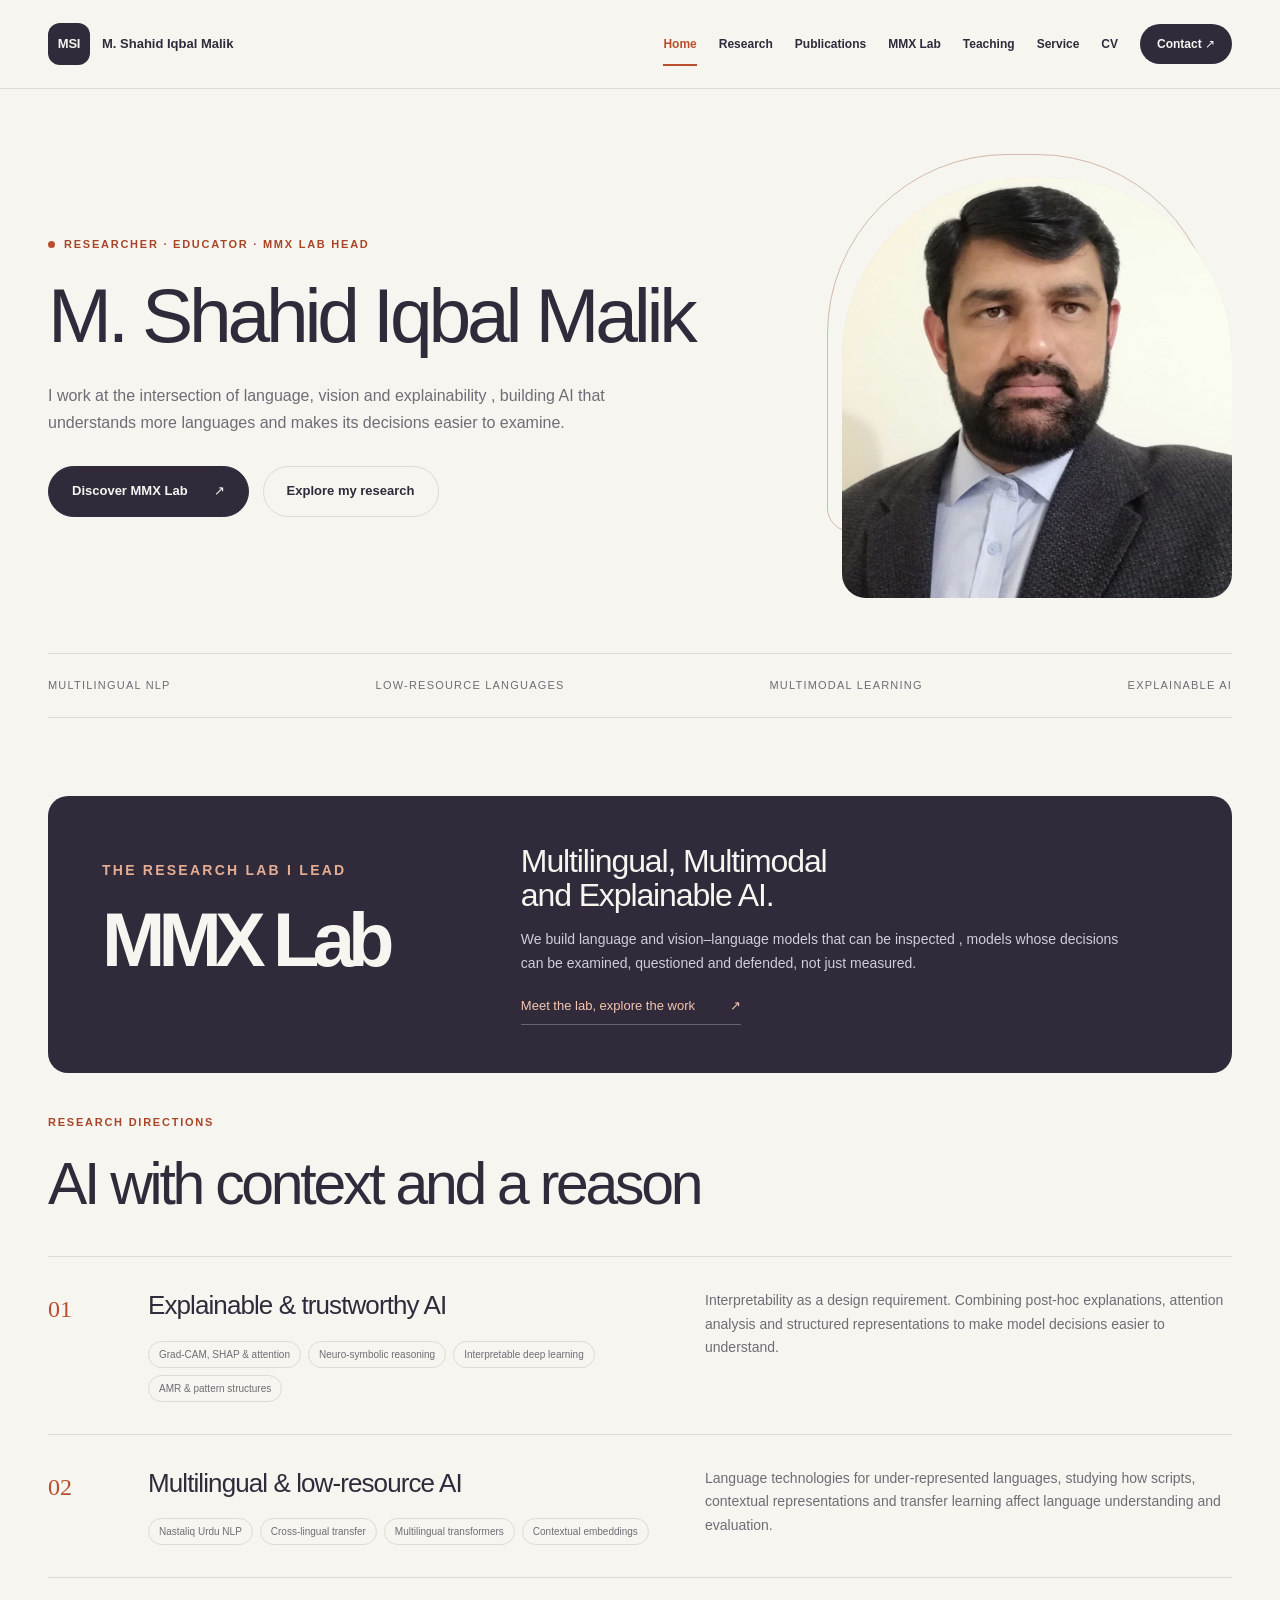
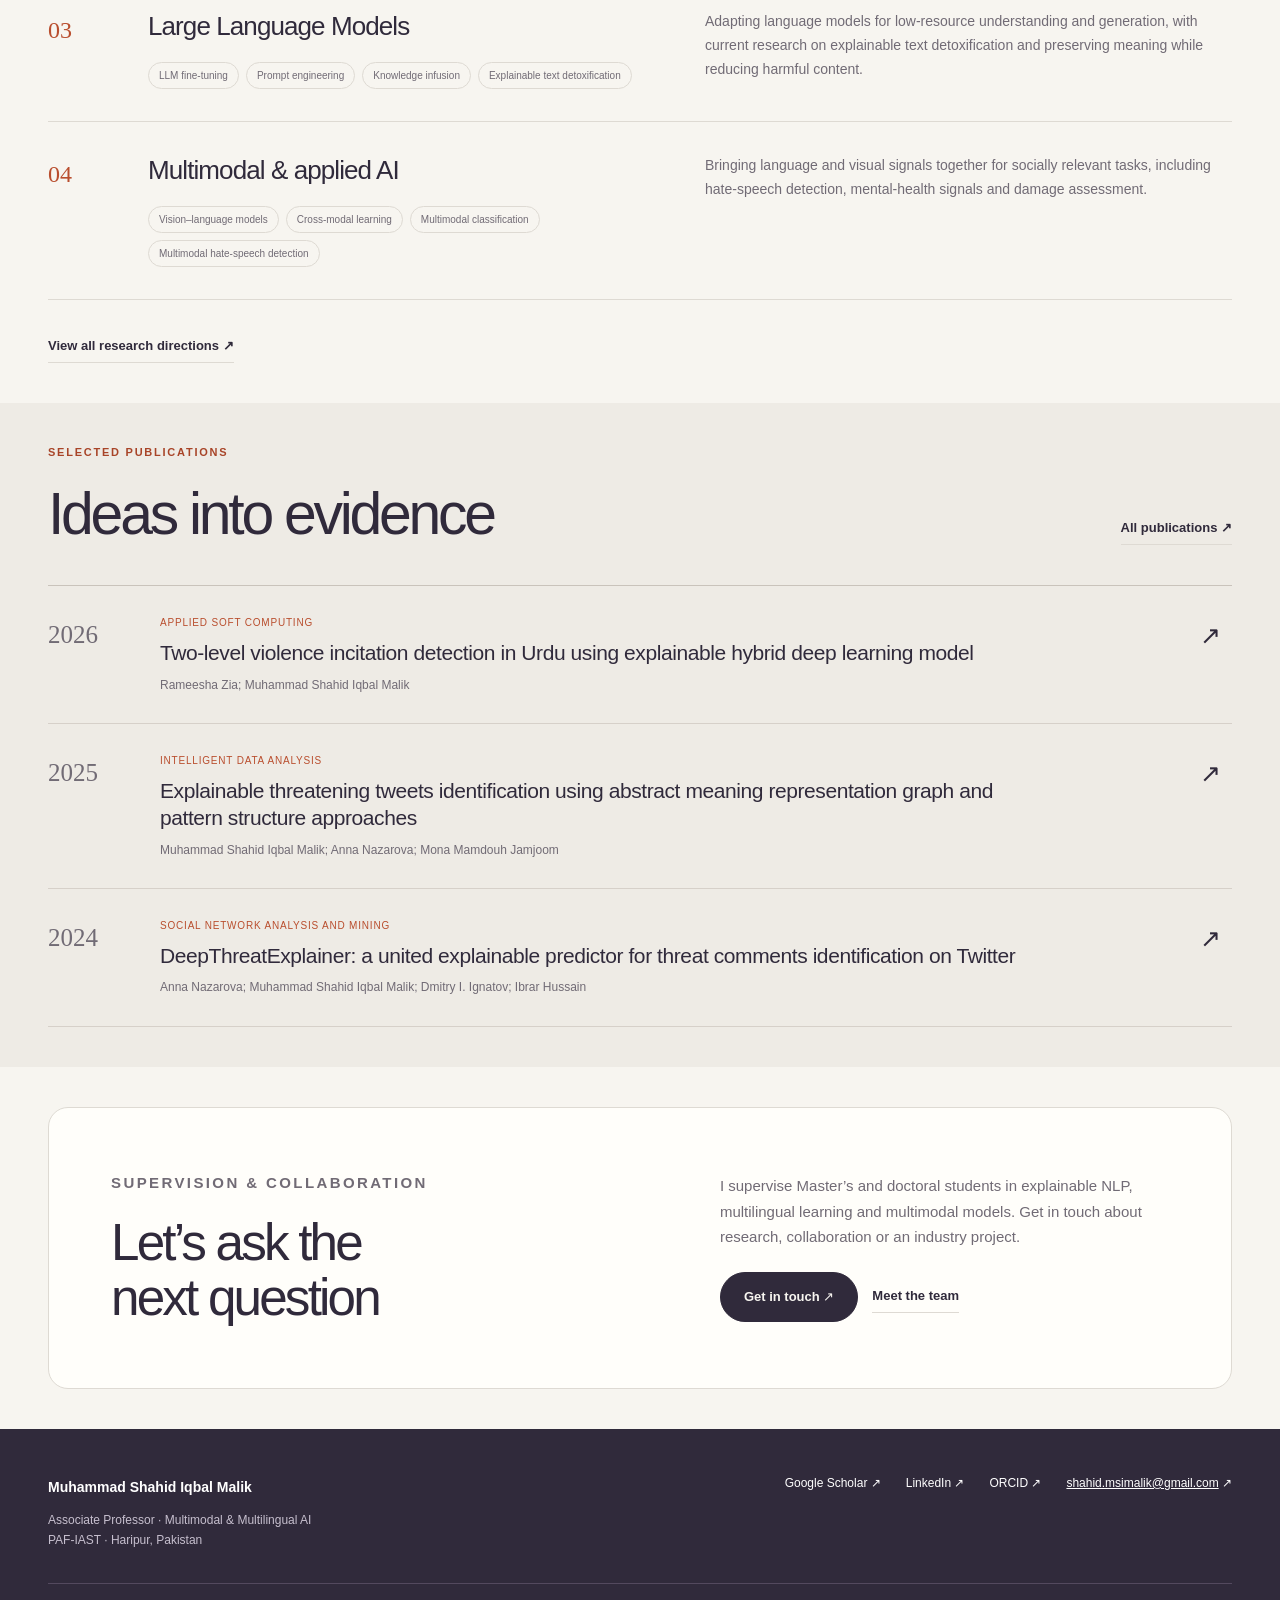
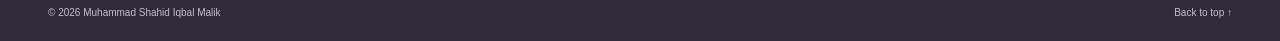
<file: index.html>
<!doctype html>
<html lang="en" data-page="home">
  <head>
    <meta charset="UTF-8" />
    <meta name="viewport" content="width=device-width,initial-scale=1" />
    <meta
      name="description"
      content="Dr. Muhammad Shahid Iqbal Malik, Associate Professor at PAF-IAST and lead of MMX Lab. Multilingual, multimodal and explainable AI."
    />
    <meta name="theme-color" content="#302a3b" />
    <title>Home | Dr. Muhammad Shahid Iqbal Malik</title>
    <link rel="icon" href="./assets/favicon.svg" type="image/svg+xml" />
    
    
      <link rel="stylesheet" href="./assets/site.css" />
    <script src="./assets/site.js" defer></script>
  </head>
  <body id="top">
    <a class="skip-link" href="#main">Skip to content</a>
    <header class="site-header">
      <div class="container header-inner">
        <a
          class="brand"
          href="./"
          aria-label="Dr. Muhammad Shahid Iqbal Malik home"
          ><span class="brand-mark" aria-hidden="true">MSI</span
          ><span class="brand-name"
            ><strong>M. Shahid Iqbal Malik</strong></span
          ></a
        ><button
          class="menu-toggle"
          type="button"
          aria-expanded="false"
          aria-controls="main-nav"
          hidden
        >
          Menu <span aria-hidden="true">☰</span>
        </button>
        <nav id="main-nav" aria-label="Main navigation">
          <a href="./" aria-current="page">Home</a
          ><a href="./research/">Research</a
          ><a href="./publications/">Publications</a><a href="./lab/">MMX Lab</a
          ><a href="./teaching/">Teaching</a><a href="./service/">Service</a
          ><a href="./cv/">CV</a
          >
          <a href="mailto:shahid.msimalik@gmail.com" class="nav-contact">Contact ↗</a>
        </nav>
      </div>
    </header>
    <main id="main">
      <section class="mmx-hero">
        <div class="container">
          <div class="mmx-home-grid">
            <div>
              <p class="mmx-label1">
                <span class="mmx-dot"></span>Researcher · Educator · MMX Lab
                Head
              </p>
              <h1 class="mmx-home-title">
                M. Shahid Iqbal Malik
              </h1>
              <p class="mmx-home-intro">
                I work at the intersection of language, vision and
                explainability , building AI that understands more languages and
                makes its decisions easier to examine.
              </p>
              <!-- <p class="mmx-home-intro">
                Associate Professor of Computer Science at Pak-Austria
                Fachhochschule: Institute of Applied Sciences and Technology,
                Pakistan.
              </p> -->
              <div class="mmx-actions">
                <a class="mmx-button" href="lab/"
                  >Discover MMX Lab <span aria-hidden="true">↗</span></a
                ><a class="mmx-button secondary" href="research/"
                  >Explore my research</a
                >
              </div>
            </div>
            <figure class="mmx-portrait">
              <img
                src="assets/1.jpeg"
                alt="Dr. Muhammad Shahid Iqbal Malik"
                width="538"
                height="719"
                fetchpriority="high"
              />
              
              <!-- <figcaption>
                <span
                  >Dr. Muhammad Shahid Iqbal Malik<br /><small
                    >Associate Professor · PAF-IAST</small
                  ></span
                ><a class="text-link" href="about/">About me ↗</a>
              </figcaption> -->
            </figure>
          </div>
          <div class="mmx-home-strip">
            <span>Multilingual NLP</span><span>Low-resource languages</span
            ><span>Multimodal learning</span><span>Explainable AI</span>
          </div>
        </div>
      </section>
      <section class="mmx-section" data-inline-style="home-2">
        <div class="container">
          <div class="mmx-lab-banner">
            <div>
              <p class="mmx-label">The research lab I lead</p>
              <div class="mmx-lab-word">MMX Lab</div>
            </div>
            <div>
              <h2>Multilingual, Multimodal<br />and Explainable AI.</h2>
              <p>
                We build language and vision–language models that can be
                inspected , models whose decisions can be examined, questioned
                and defended, not just measured.
              </p>
              <a href="lab/"
                >Meet the lab, explore the work
                <span aria-hidden="true">↗</span></a
              >
            </div>
          </div>
        </div>
      </section>
      <!-- <section class="mmx-section" style="padding-top: 0">
        <div class="container">
          <div class="mmx-section-head">
            <div>
              <p class="mmx-label1">Research directions</p>
              <h2>
                AI with context.<br /><span class="mmx-tagline"
                  >And a reason</span
                >
              </h2>
            </div>
            <p>
              Across languages, modalities and real-world settings, my work asks
              how we can understand model behaviour and build systems we can
              examine.
            </p>
          </div>
          <div class="mmx-pillar-list">
            <article class="mmx-pillar">
              <span class="mmx-pillar-num">01</span>
              <div>
                <h3>Explainable AI</h3>
                <div class="mmx-pillar-tags">
                  <span class="mmx-pill">LIME &amp; SHAP</span
                  ><span class="mmx-pill">Neuro-symbolic AI</span>
                </div>
              </div>
              <div>
                <p>
                  Interpretability as a design requirement. From post-hoc
                  explanations to models that are explainable by construction.
                </p>
              </div>
            </article>
            <article class="mmx-pillar">
              <span class="mmx-pillar-num">02</span>
              <div>
                <h3>Multilingual learning</h3>
                <div class="mmx-pillar-tags">
                  <span class="mmx-pill">Urdu NLP</span
                  ><span class="mmx-pill">Cross-lingual transfer</span>
                </div>
              </div>
              <div>
                <p>
                  Language technologies for under-represented settings, with
                  careful attention to scripts, representations and evaluation.
                </p>
              </div>
            </article>
            <article class="mmx-pillar">
              <span class="mmx-pillar-num">03</span>
              <div>
                <h3>Multimodal &amp; applied AI</h3>
                <div class="mmx-pillar-tags">
                  <span class="mmx-pill">Vision–language models</span
                  ><span class="mmx-pill">Social media analytics</span>
                </div>
              </div>
              <div>
                <p>
                  Text and visual information brought together for socially
                  relevant problems, from harmful content to damage assessment.
                </p>
              </div>
            </article>
          </div>
          <div class="mmx-actions">
            <a class="text-link" href="research/"
              >View all research directions ↗</a
            >
          </div>
        </div>
      </section> -->
<section class="mmx-section" data-inline-style="home-3">
  <div class="container">
    <div class="mmx-section-head">
      <div>
        <p class="mmx-label1">Research directions</p>
        <h2>
          AI with context and a reason
        </h2>
      </div>
      <!-- <p>
        Across languages, language models and modalities, my work asks how
        we can understand model behaviour and build systems whose decisions
        and outputs we can examine.
      </p> -->
    </div>

    <div class="mmx-pillar-list">
      <article class="mmx-pillar">
        <span class="mmx-pillar-num">01</span>
        <div>
          <h3>Explainable &amp; trustworthy AI</h3>
          <div class="mmx-pillar-tags">
            <span class="mmx-pill">Grad-CAM, SHAP &amp; attention</span>
            <span class="mmx-pill">Neuro-symbolic reasoning</span>
            <span class="mmx-pill">Interpretable deep learning</span>
            <span class="mmx-pill">AMR &amp; pattern structures</span>
          </div>
        </div>
        <div>
          <p>
            Interpretability as a design requirement. Combining post-hoc
            explanations, attention analysis and structured representations
            to make model decisions easier to understand.
          </p>
        </div>
      </article>

      <article class="mmx-pillar">
        <span class="mmx-pillar-num">02</span>
        <div>
          <h3>Multilingual &amp; low-resource AI</h3>
          <div class="mmx-pillar-tags">
            <span class="mmx-pill">Nastaliq Urdu NLP</span>
            <span class="mmx-pill">Cross-lingual transfer</span>
            <span class="mmx-pill">Multilingual transformers</span>
            <span class="mmx-pill">Contextual embeddings</span>
          </div>
        </div>
        <div>
          <p>
            Language technologies for under-represented languages, studying
            how scripts, contextual representations and transfer learning
            affect language understanding and evaluation.
          </p>
        </div>
      </article>

      <article class="mmx-pillar">
        <span class="mmx-pillar-num">03</span>
        <div>
          <h3>Large Language Models</h3>
          <div class="mmx-pillar-tags">
            <span class="mmx-pill">LLM fine-tuning</span>
            <span class="mmx-pill">Prompt engineering</span>
            <span class="mmx-pill">Knowledge infusion</span>
            <span class="mmx-pill">Explainable text detoxification</span>
          </div>
        </div>
        <div>
          <p>
            Adapting language models for low-resource understanding and
            generation, with current research on explainable text
            detoxification and preserving meaning while reducing harmful
            content.
          </p>
        </div>
      </article>

      <article class="mmx-pillar">
        <span class="mmx-pillar-num">04</span>
        <div>
          <h3>Multimodal &amp; applied AI</h3>
          <div class="mmx-pillar-tags">
            <span class="mmx-pill">Vision–language models</span>
            <span class="mmx-pill">Cross-modal learning</span>
            <span class="mmx-pill">Multimodal classification</span>
            <span class="mmx-pill">Multimodal hate-speech detection</span>
          </div>
        </div>
        <div>
          <p>
            Bringing language and visual signals together for socially
            relevant tasks, including hate-speech detection, mental-health
            signals and damage assessment.
          </p>
        </div>
      </article>
    </div>

    <div class="mmx-actions">
      <a class="text-link" href="research/">
        View all research directions ↗
      </a>
    </div>
  </div>
</section>
      <section class="mmx-section mmx-work">
        <div class="container">
          <div class="mmx-section-head">
            <div>
              <p class="mmx-label1">Selected publications</p>
              <h2>Ideas into evidence</h2>
            </div>
            <a class="text-link" href="publications/">All publications ↗</a>
          </div>
          <div class="mmx-publications">
            <article class="mmx-publication">
              <span class="mmx-year">2026</span>
              <div>
                <p class="mmx-venue">Applied Soft Computing</p>
                <h3>
                  <a
                    href="https://doi.org/10.1016/j.asoc.2026.115679"
                    target="_blank"
                    rel="noopener noreferrer"
                    >Two-level violence incitation detection in Urdu using
                    explainable hybrid deep learning model</a
                  >
                </h3>
                <p>Rameesha Zia; Muhammad Shahid Iqbal Malik</p>
              </div>
              <a
                href="https://doi.org/10.1016/j.asoc.2026.115679"
                target="_blank"
                rel="noopener noreferrer"
                aria-label="Read Two-level violence incitation detection"
                >↗</a
              >
            </article>
            <article class="mmx-publication">
              <span class="mmx-year">2025</span>
              <div>
                <p class="mmx-venue">Intelligent Data Analysis</p>
                <h3>
                  <a
                    href="https://doi.org/10.1177/1088467X251330977"
                    target="_blank"
                    rel="noopener noreferrer"
                    >Explainable threatening tweets identification using
                    abstract meaning representation graph and pattern structure
                    approaches</a
                  >
                </h3>
                <p>
                  Muhammad Shahid Iqbal Malik; Anna Nazarova; Mona Mamdouh
                  Jamjoom
                </p>
              </div>
              <a
                href="https://doi.org/10.1177/1088467X251330977"
                target="_blank"
                rel="noopener noreferrer"
                aria-label="Read Explainable threatening tweets identification"
                >↗</a
              >
            </article>
            <article class="mmx-publication">
              <span class="mmx-year">2024</span>
              <div>
                <p class="mmx-venue">Social Network Analysis and Mining</p>
                <h3>
                  <a
                    href="https://doi.org/10.1007/s13278-024-01389-5"
                    target="_blank"
                    rel="noopener noreferrer"
                    >DeepThreatExplainer: a united explainable predictor for
                    threat comments identification on Twitter</a
                  >
                </h3>
                <p>
                  Anna Nazarova; Muhammad Shahid Iqbal Malik; Dmitry I. Ignatov;
                  Ibrar Hussain
                </p>
              </div>
              <a
                href="https://doi.org/10.1007/s13278-024-01389-5"
                target="_blank"
                rel="noopener noreferrer"
                aria-label="Read DeepThreatExplainer"
                >↗</a
              >
            </article>
          </div>
        </div>
      </section>
      <section class="mmx-section">
        <div class="container">
          <div class="mmx-cta">
            <div>
              <p class="mmx-label">Supervision &amp; collaboration</p>
              <h2>
                Let’s ask the<br />next question
              </h2>
            </div>
            <div>
              <p>
                I supervise Master’s and doctoral students in explainable NLP,
                multilingual learning and multimodal models. Get in touch about
                research, collaboration or an industry project.
              </p>
              <div class="mmx-actions">
                <a class="mmx-button" href="contact/">Get in touch ↗</a
                ><a class="text-link" href="lab/#people">Meet the team</a>
              </div>
            </div>
          </div>
        </div>
      </section>
    </main>
    <footer>
      <div class="container footer-grid">
        <div>
          <strong>Muhammad Shahid Iqbal Malik</strong>
          <p>
            Associate Professor · Multimodal & Multilingual AI<br />PAF-IAST · Haripur,
            Pakistan
          </p>
        </div>
        <div>

          <a
          class="footer1"
            href="https://scholar.google.com/citations?user=S2JLYhMAAAAJ&amp;hl=en"
            target="_blank"
            rel="noopener noreferrer"
            >Google Scholar ↗</a
          >
          <a
            href="https://www.linkedin.com/in/muhammad-shahid-iqbal-malik-b5541316/?isSelfProfile=false"
            target="_blank"
            rel="noopener noreferrer"
            >LinkedIn ↗</a
          >
          <a
            href="https://orcid.org/0000-0001-8396-3344"
            target="_blank"
            rel="noopener noreferrer"
            >ORCID ↗</a
          >

          <a class="email-link" href="mailto:shahid.msimalik@gmail.com"
              ><u>shahid.msimalik@gmail.com</u> <span aria-hidden="true">↗</span></a
            >
        </div>
      </div>
      <div class="container footer-inner">
        <p>© <span id="year">2026</span> Muhammad Shahid Iqbal Malik</p>
        <a href="#top">Back to top ↑</a>
      </div>
    </footer>
  </body>
</html>
</file>
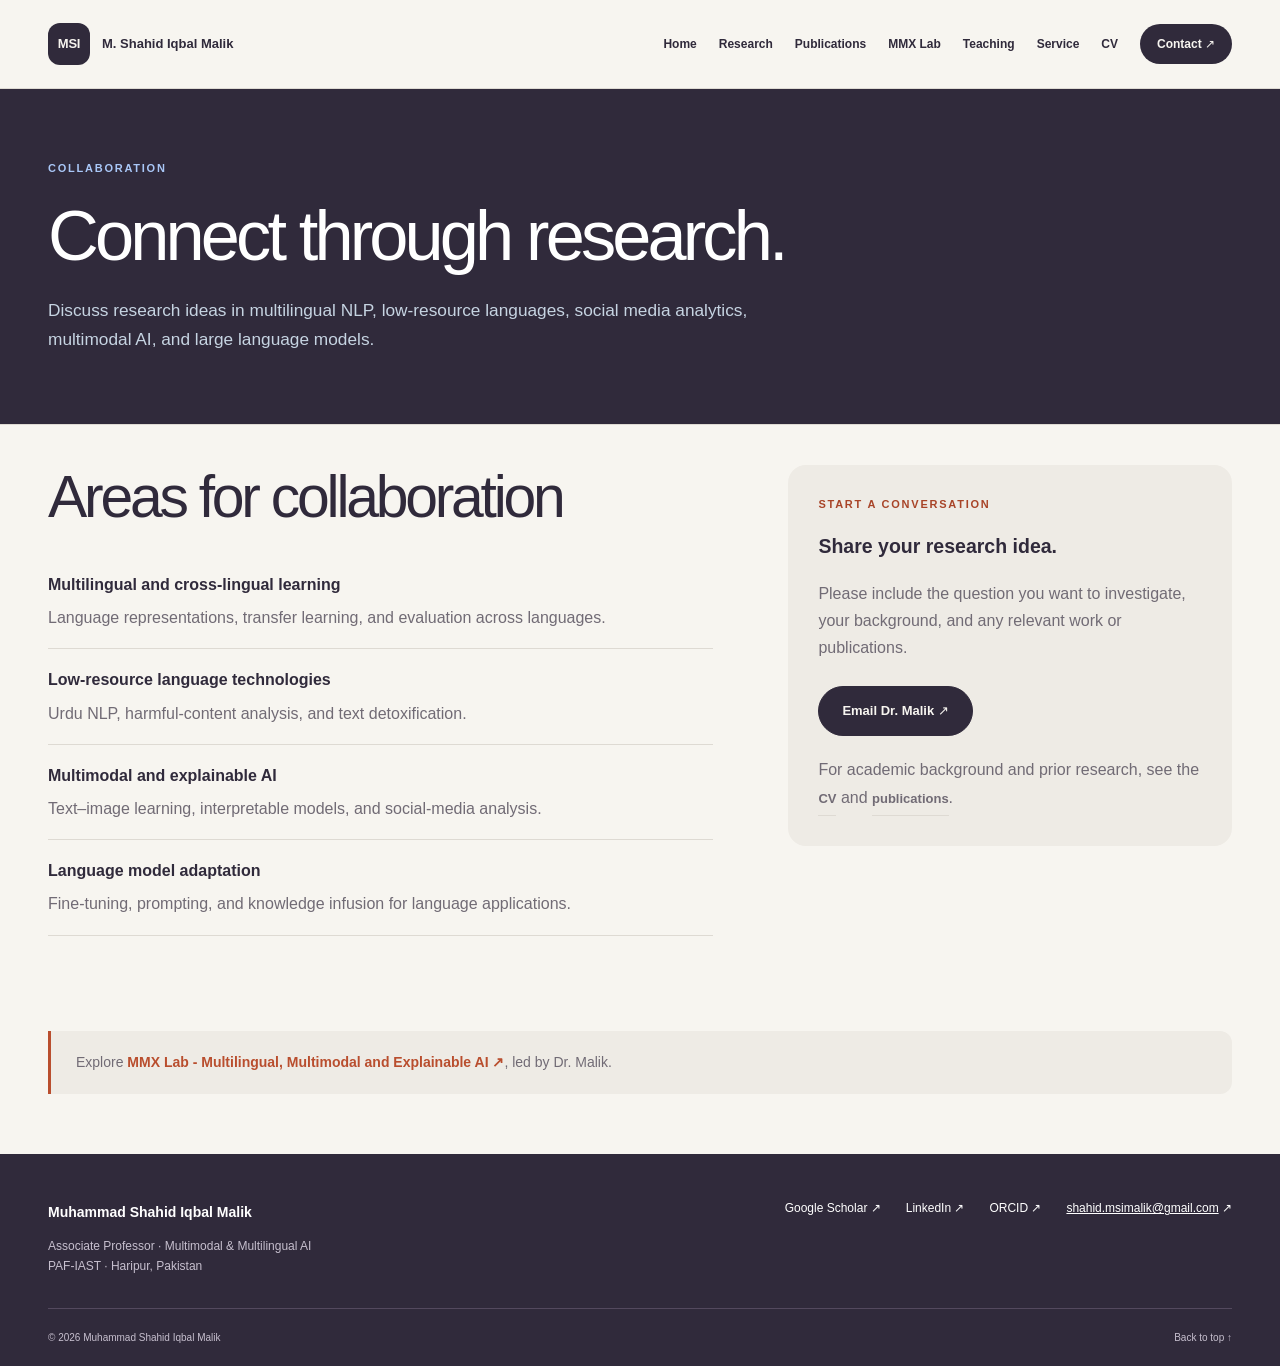
<file: collaborate/index.html>
<!doctype html>
<html lang="en" data-page="collaborate">
  <head>
    <!-- Self-contained page: all CSS, JavaScript and images are embedded. Preserve this folder structure for clean page URLs. -->
    <meta charset="UTF-8" />
    <meta name="viewport" content="width=device-width, initial-scale=1" />
    <meta
      name="description"
      content="Personal academic website of Dr. Muhammad Shahid Iqbal Malik, Associate Professor of Computer Science at PAF-IAST. Research, publications, teaching, academic service, CV and contact information."
    />
    <meta name="theme-color" content="#302a3b">
    <title>Collaborate | Dr. Muhammad Shahid Iqbal Malik</title>
    

    
    
  <link rel="icon" href="../assets/favicon.svg" type="image/svg+xml">    <link rel="stylesheet" href="../assets/site.css" />
    <script src="../assets/site.js" defer></script>
  </head>
  <body id="top">
    
    <a class="skip-link" href="#main">Skip to content</a><header class="site-header">
      <div class="container header-inner">
        <a
          class="brand"
          href="../"
          aria-label="Dr. Muhammad Shahid Iqbal Malik home"
          ><span class="brand-mark" aria-hidden="true">MSI</span
          ><span class="brand-name"
            ><strong>M. Shahid Iqbal Malik</strong></span
          ></a
        ><button
          class="menu-toggle"
          type="button"
          aria-expanded="false"
          aria-controls="main-nav"
          hidden
        >
          Menu <span aria-hidden="true">☰</span>
        </button>
        <nav id="main-nav" aria-label="Main navigation">
          <a href="../">Home</a
          ><a href="../research/">Research</a
          ><a href="../publications/">Publications</a><a href="../lab/">MMX Lab</a
          ><a href="../teaching/">Teaching</a><a href="../service/">Service</a
          ><a href="../cv/">CV</a
          >
          <a href="mailto:shahid.msimalik@gmail.com" class="nav-contact">Contact ↗</a>
        </nav>
      </div>
    </header>
    <main id="main">
      <section class="page-intro">
        <div class="container">
          <p class="mmx-label">Collaboration</p>
          <h1>Connect through research.</h1>
          <p class="page-description">
            Discuss research ideas in multilingual NLP, low-resource languages,
            social media analytics, multimodal AI, and large language models.
          </p>
        </div>
      </section>
      <section class="section">
        <div class="container two-column">
          <div>
            <h2>Areas for collaboration</h2>
            <ul class="spaced-list">
              <li>
                <strong>Multilingual and cross-lingual learning</strong>
                <p>
                  Language representations, transfer learning, and evaluation
                  across languages.
                </p>
              </li>
              <li>
                <strong>Low-resource language technologies</strong>
                <p>
                  Urdu NLP, harmful-content analysis, and text detoxification.
                </p>
              </li>
              <li>
                <strong>Multimodal and explainable AI</strong>
                <p>
                  Text–image learning, interpretable models, and social-media
                  analysis.
                </p>
              </li>
              <li>
                <strong>Language model adaptation</strong>
                <p>
                  Fine-tuning, prompting, and knowledge infusion for language
                  applications.
                </p>
              </li>
            </ul>
          </div>
          <aside class="inquiry-panel">
            <p class="eyebrow">Start a conversation</p>
            <h3>Share your research idea.</h3>
            <p>
              Please include the question you want to investigate, your
              background, and any relevant work or publications.
            </p>
            <a
              class="button"
              href="mailto:shahid.msimalik@gmail.com?subject=Research%20collaboration%20inquiry"
              >Email Dr. Malik ↗</a
            >
            <p>
              For academic background and prior research, see the
              <a class="text-link" href="../cv/">CV</a> and
              <a class="text-link" href="../publications/">publications</a>.
            </p>
          </aside>
        </div>
      </section>
    <div class="container" data-inline-style="collaborate-1"><p class="mmx-lab-note">Explore <a href="../lab/">MMX Lab - Multilingual, Multimodal and Explainable AI ↗</a>, led by Dr. Malik.</p></div></main>
    <footer>
      <div class="container footer-grid">
        <div>
          <strong>Muhammad Shahid Iqbal Malik</strong>
          <p>
            Associate Professor · Multimodal & Multilingual AI<br />PAF-IAST · Haripur,
            Pakistan
          </p>
        </div>
        <div>

          <a
            href="https://scholar.google.com/citations?user=S2JLYhMAAAAJ&amp;hl=en"
            target="_blank"
            rel="noopener noreferrer"
            >Google Scholar ↗</a
          >
          <a
            href="https://www.linkedin.com/in/muhammad-shahid-iqbal-malik-b5541316/?isSelfProfile=false"
            target="_blank"
            rel="noopener noreferrer"
            >LinkedIn ↗</a
          >
          <a
            href="https://orcid.org/0000-0001-8396-3344"
            target="_blank"
            rel="noopener noreferrer"
            >ORCID ↗</a
          >

          <a class="email-link" href="mailto:shahid.msimalik@gmail.com"
              ><u>shahid.msimalik@gmail.com</u> <span aria-hidden="true">↗</span></a
            >
        </div>
      </div>
      <div class="container footer-inner">
        <p>© <span id="year">2026</span> Muhammad Shahid Iqbal Malik</p>
        <a href="#top">Back to top ↑</a>
      </div>
    </footer>
    
    <!-- Lenis 1.3.26, MIT license: embedded for offline use. -->
    
    
  </body>
</html>
</file>
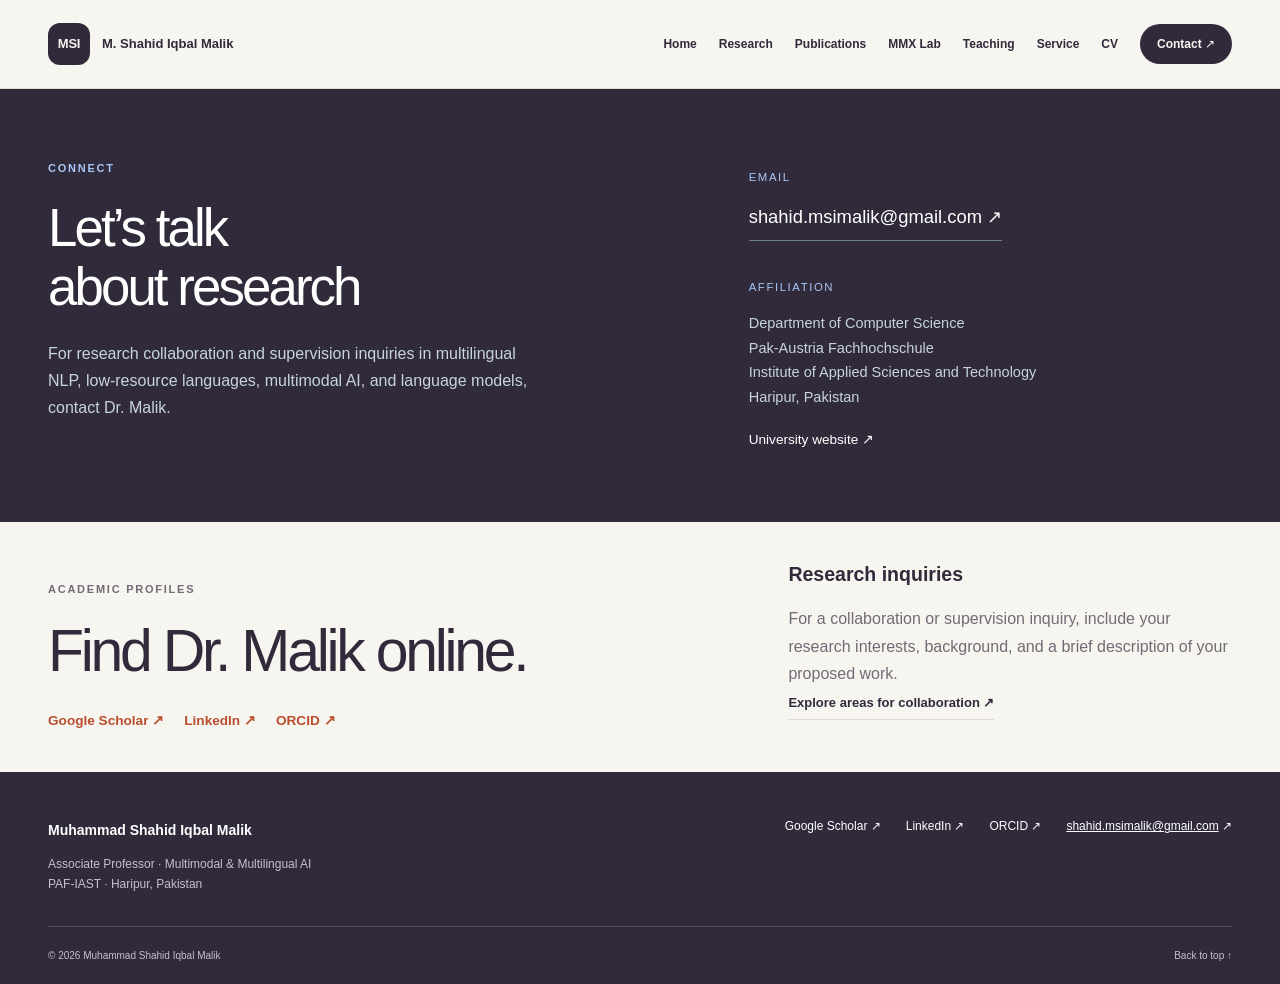
<file: contact/index.html>
<!doctype html>
<html lang="en" data-page="contact">
  <head>
    <!-- Self-contained page: all CSS, JavaScript and images are embedded. Preserve this folder structure for clean page URLs. -->
    <meta charset="UTF-8" />
    <meta name="viewport" content="width=device-width, initial-scale=1" />
    <meta
      name="description"
      content="Personal academic website of Dr. Muhammad Shahid Iqbal Malik, Associate Professor of Computer Science at PAF-IAST. Research, publications, teaching, academic service, CV and contact information."
    />
    <meta name="theme-color" content="#302a3b" />
    <title>Contact | Dr. Muhammad Shahid Iqbal Malik</title>
    

    
    
    <link rel="icon" href="../assets/favicon.svg" type="image/svg+xml" />
    
    
      <link rel="stylesheet" href="../assets/site.css" />
    <script src="../assets/site.js" defer></script>
  </head>
  <body id="top">
    <a class="skip-link" href="#main">Skip to content</a>
    <header class="site-header">
      <div class="container header-inner">
        <a
          class="brand"
          href="../"
          aria-label="Dr. Muhammad Shahid Iqbal Malik home"
          ><span class="brand-mark" aria-hidden="true">MSI</span
          ><span class="brand-name"
            ><strong>M. Shahid Iqbal Malik</strong></span
          ></a
        ><button
          class="menu-toggle"
          type="button"
          aria-expanded="false"
          aria-controls="main-nav"
          hidden
        >
          Menu <span aria-hidden="true">☰</span>
        </button>
        <nav id="main-nav" aria-label="Main navigation">
          <a href="../">Home</a
          ><a href="../research/">Research</a
          ><a href="../publications/">Publications</a><a href="../lab/">MMX Lab</a
          ><a href="../teaching/">Teaching</a><a href="../service/">Service</a
          ><a href="../cv/">CV</a
          >
          <a href="mailto:shahid.msimalik@gmail.com" class="nav-contact">Contact ↗</a>
        </nav>
      </div>
    </header>
    <main id="main">
      <section
        class="contact-section"
        id="contact"
        aria-labelledby="contact-title"
      >
        <div class="container contact-grid">
          <div>
            <p class="eyebrow">Connect</p>
            <h1 class="page-title" id="contact-title">
              Let’s talk<br />about research
            </h1>
            <p>
              For research collaboration and supervision inquiries in
              multilingual NLP, low-resource languages, multimodal AI, and
              language models, contact Dr. Malik.
            </p>
          </div>
          <div class="contact-details">
            <p class="contact-label">EMAIL</p>
            <a class="email-link" href="mailto:shahid.msimalik@gmail.com"
              >shahid.msimalik@gmail.com <span aria-hidden="true">↗</span></a
            >
            <p class="contact-label">AFFILIATION</p>
            <p>
              Department of Computer Science<br />Pak-Austria Fachhochschule<br />Institute
              of Applied Sciences and Technology<br />Haripur, Pakistan
            </p>
            <a
              href="https://paf-iast.edu.pk/"
              target="_blank"
              rel="noopener noreferrer"
              >University website ↗</a
            >
          </div>
        </div>
      </section>
      <section class="section">
        <div class="container contact-followup">
          <div>
            <p class="eyebrow">Academic profiles</p>
            <h2>Find Dr. Malik online.</h2>
            <div class="profile-links">
              <a
                href="https://scholar.google.com/citations?user=S2JLYhMAAAAJ&amp;hl=en"
                target="_blank"
                rel="noopener noreferrer"
                >Google Scholar ↗</a
              ><a
                href="https://www.linkedin.com/in/muhammad-shahid-iqbal-malik-b5541316/"
                target="_blank"
                rel="noopener noreferrer"
                >LinkedIn ↗</a
              ><a
                href="https://orcid.org/0000-0001-8396-3344"
                target="_blank"
                rel="noopener noreferrer"
                >ORCID ↗</a
              >
            </div>
          </div>
          <div>
            <h3>Research inquiries</h3>
            <p>
              For a collaboration or supervision inquiry, include your research
              interests, background, and a brief description of your proposed
              work.
            </p>
            <a class="text-link" href="../collaborate/"
              >Explore areas for collaboration ↗</a
            >
          </div>
        </div>
      </section>
    </main>
    <footer>
      <div class="container footer-grid">
        <div>
          <strong>Muhammad Shahid Iqbal Malik</strong>
          <p>
            Associate Professor · Multimodal & Multilingual AI<br />PAF-IAST · Haripur,
            Pakistan
          </p>
        </div>
        <div>

          <a
            href="https://scholar.google.com/citations?user=S2JLYhMAAAAJ&amp;hl=en"
            target="_blank"
            rel="noopener noreferrer"
            >Google Scholar ↗</a
          >
          <a
            href="https://www.linkedin.com/in/muhammad-shahid-iqbal-malik-b5541316/?isSelfProfile=false"
            target="_blank"
            rel="noopener noreferrer"
            >LinkedIn ↗</a
          >
          <a
            href="https://orcid.org/0000-0001-8396-3344"
            target="_blank"
            rel="noopener noreferrer"
            >ORCID ↗</a
          >

          <a class="email-link" href="mailto:shahid.msimalik@gmail.com"
              ><u>shahid.msimalik@gmail.com</u> <span aria-hidden="true">↗</span></a
            >
        </div>
      </div>
      <div class="container footer-inner">
        <p>© <span id="year">2026</span> Muhammad Shahid Iqbal Malik</p>
        <a href="#top">Back to top ↑</a>
      </div>
    </footer>

    <!-- Lenis 1.3.26, MIT license: embedded for offline use. -->
  </body>
</html>
</file>
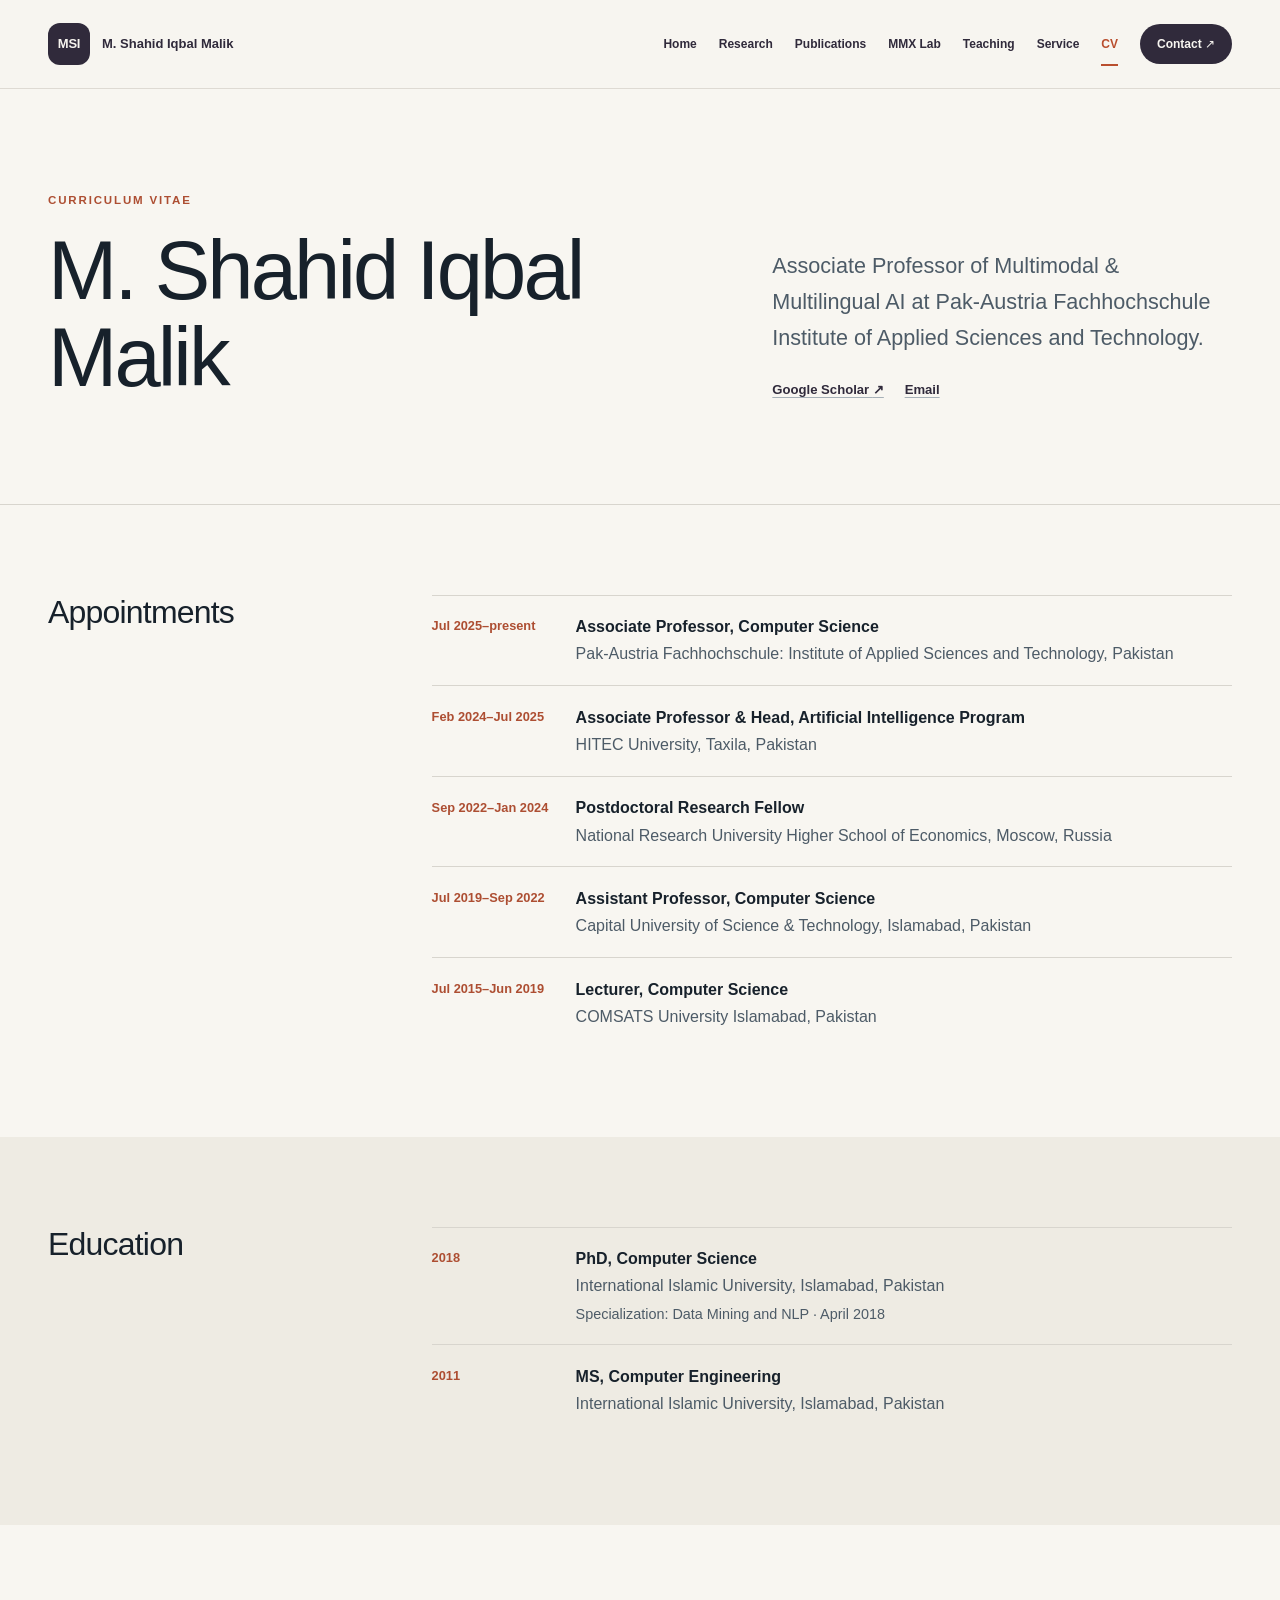
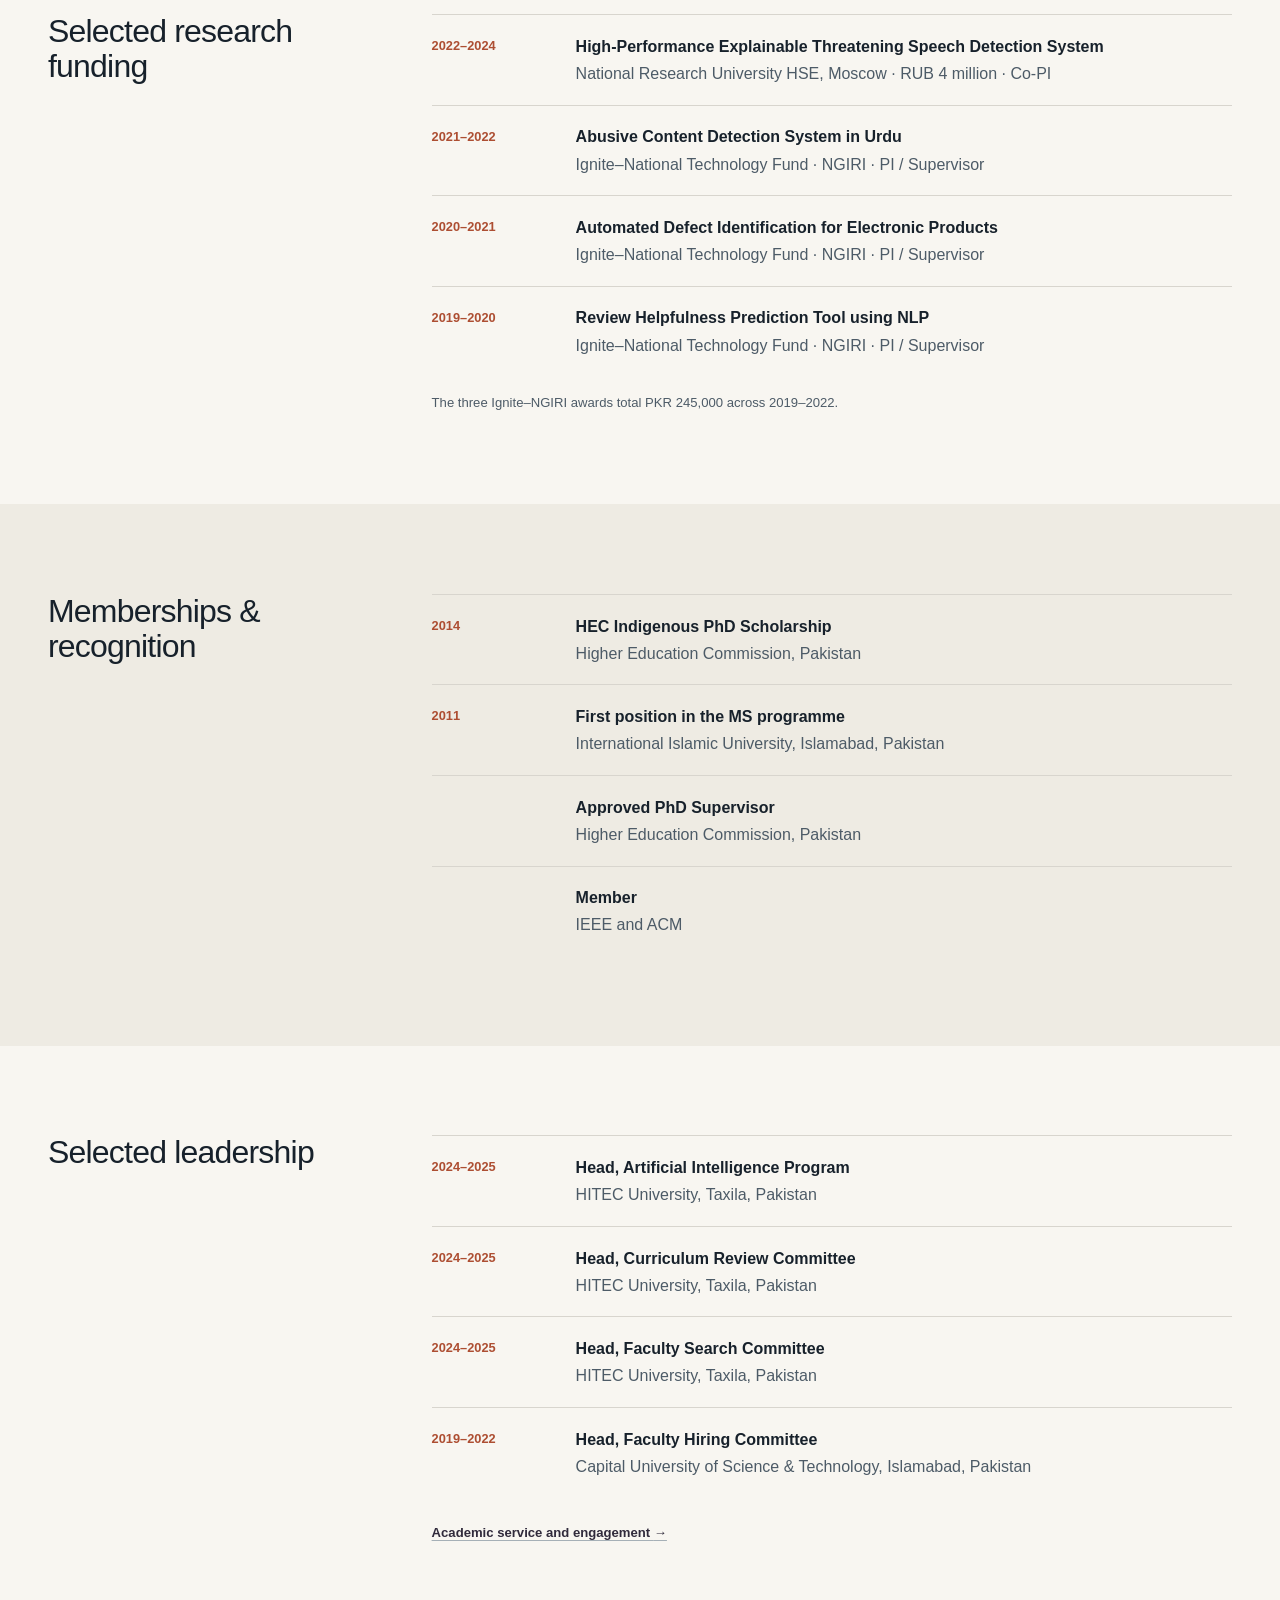
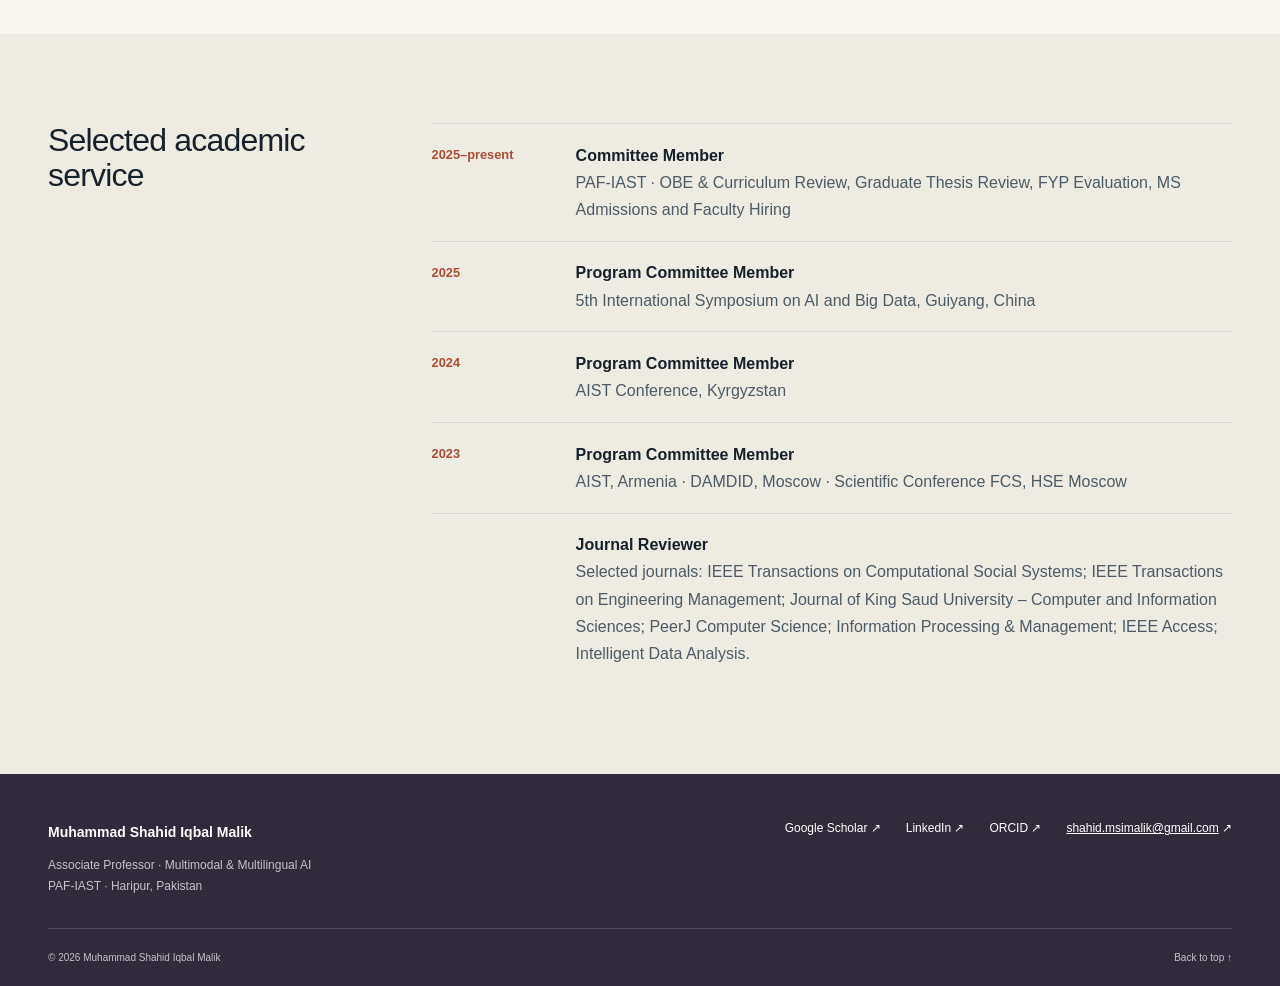
<file: cv/index.html>
<!doctype html>

<html lang="en" data-page="cv">
  <head>
    <!-- CV page. Save as cv/index.html to preserve the existing navigation paths. -->

    <meta charset="UTF-8" />

    <meta name="viewport" content="width=device-width, initial-scale=1" />

    <meta
      name="description"
      content="Personal academic website of Dr. Muhammad Shahid Iqbal Malik, Associate Professor of Computer Science at PAF-IAST. Research, publications, teaching, academic service, CV and contact information."
    />

    <meta name="theme-color" content="#302a3b" />

    <title>CV | Dr. Muhammad Shahid Iqbal Malik</title>

    

    

    

    <link rel="icon" href="../assets/favicon.svg" type="image/svg+xml" />
    
      <link rel="stylesheet" href="../assets/site.css" />
    <script src="../assets/site.js" defer></script>
  </head>

  <body id="top">
    <a class="skip-link" href="#main">Skip to content</a>
    <header class="site-header">
      <div class="container header-inner">
        <a
          class="brand"
          href="../"
          aria-label="Dr. Muhammad Shahid Iqbal Malik home"
          ><span class="brand-mark" aria-hidden="true">MSI</span
          ><span class="brand-name"
            ><strong>M. Shahid Iqbal Malik</strong></span
          ></a
        ><button
          class="menu-toggle"
          type="button"
          aria-expanded="false"
          aria-controls="main-nav"
          hidden
        >
          Menu <span aria-hidden="true">☰</span>
        </button>
        <nav id="main-nav" aria-label="Main navigation">
          <a href="../">Home</a
          ><a href="../research/">Research</a
          ><a href="../publications/">Publications</a><a href="../lab/">MMX Lab</a
          ><a href="../teaching/">Teaching</a><a href="../service/">Service</a
          ><a href="../cv/" aria-current="page">CV</a
          >
          <a href="mailto:shahid.msimalik@gmail.com" class="nav-contact">Contact ↗</a>
        </nav>
      </div>
    </header>

    <main id="main" class="cv-page">
      <section class="cv-hero" aria-labelledby="cv-title">
        <div class="container cv-hero-grid">
          <div>
            <p class="cv-eyebrow">Curriculum vitae</p>
            <h1 id="cv-title">M. Shahid Iqbal Malik</h1>
          </div>
          <div>
            <p class="cv-lead">
              Associate Professor of Multimodal & Multilingual AI at Pak-Austria Fachhochschule Institute of Applied Sciences and Technology.
            </p>
            <div class="cv-record-links">
              <a
                href="https://scholar.google.com/citations?user=S2JLYhMAAAAJ&amp;hl=en"
                target="_blank"
                rel="noopener noreferrer"
                >Google Scholar <span aria-hidden="true">↗</span></a
              ><a href="mailto:shahid.msimalik@gmail.com">Email</a>
            </div>
          </div>
        </div>
      </section>
      <section
        id="appointments"
        class="cv-record-section"
        aria-labelledby="appointments-title"
      >
        <div class="container cv-record-grid">
          <h2 id="appointments-title">Appointments</h2>
          <div>
            <ul class="cv-record-items">
              <li>
                <span class="cv-date">Jul 2025–present</span>
                <p>
                  <strong>Associate Professor, Computer Science</strong
                  ><br />Pak-Austria Fachhochschule: Institute of Applied
                  Sciences and Technology, Pakistan
                </p>
              </li>
              <li>
                <span class="cv-date">Feb 2024–Jul 2025</span>
                <p>
                  <strong
                    >Associate Professor &amp; Head, Artificial Intelligence
                    Program</strong
                  ><br />HITEC University, Taxila, Pakistan
                </p>
              </li>
              <li>
                <span class="cv-date">Sep 2022–Jan 2024</span>
                <p>
                  <strong>Postdoctoral Research Fellow</strong><br />National
                  Research University Higher School of Economics, Moscow, Russia
                </p>
              </li>
              <li>
                <span class="cv-date">Jul 2019–Sep 2022</span>
                <p>
                  <strong>Assistant Professor, Computer Science</strong
                  ><br />Capital University of Science &amp; Technology,
                  Islamabad, Pakistan
                </p>
              </li>
              <li>
                <span class="cv-date">Jul 2015–Jun 2019</span>
                <p>
                  <strong>Lecturer, Computer Science</strong><br />COMSATS
                  University Islamabad, Pakistan
                </p>
              </li>
            </ul>
          </div>
        </div>
      </section>
      <section
        id="education"
        class="cv-record-section cv-tint"
        aria-labelledby="education-title"
      >
        <div class="container cv-record-grid">
          <h2 id="education-title">Education</h2>
          <div>
            <ul class="cv-record-items">
              <li>
                <span class="cv-date">2018</span>
                <p>
                  <strong>PhD, Computer Science</strong><br />International
                  Islamic University, Islamabad, Pakistan<br /><span
                    class="cv-detail"
                    >Specialization: Data Mining and NLP · April 2018</span
                  >
                </p>
              </li>
              <li>
                <span class="cv-date">2011</span>
                <p>
                  <strong>MS, Computer Engineering</strong><br />International
                  Islamic University, Islamabad, Pakistan
                </p>
              </li>
            </ul>
          </div>
        </div>
      </section>
      <section
        id="funding"
        class="cv-record-section"
        aria-labelledby="funding-title"
      >
        <div class="container cv-record-grid">
          <h2 id="funding-title">Selected research funding</h2>
          <div>
            <ul class="cv-record-items">
              <li>
                <span class="cv-date">2022–2024</span>
                <p>
                  <strong
                    >High-Performance Explainable Threatening Speech Detection
                    System</strong
                  ><br />National Research University HSE, Moscow · RUB 4
                  million · Co-PI
                </p>
              </li>
              <li>
                <span class="cv-date">2021–2022</span>
                <p>
                  <strong>Abusive Content Detection System in Urdu</strong
                  ><br />Ignite–National Technology Fund · NGIRI · PI /
                  Supervisor
                </p>
              </li>
              <li>
                <span class="cv-date">2020–2021</span>
                <p>
                  <strong
                    >Automated Defect Identification for Electronic
                    Products</strong
                  ><br />Ignite–National Technology Fund · NGIRI · PI /
                  Supervisor
                </p>
              </li>
              <li>
                <span class="cv-date">2019–2020</span>
                <p>
                  <strong>Review Helpfulness Prediction Tool using NLP</strong
                  ><br />Ignite–National Technology Fund · NGIRI · PI /
                  Supervisor
                </p>
              </li>
            </ul>
            <p class="cv-record-note">
              The three Ignite–NGIRI awards total PKR 245,000 across 2019–2022.
            </p>
          </div>
        </div>
      </section>
      <section
        id="recognition"
        class="cv-record-section cv-tint"
        aria-labelledby="recognition-title"
      >
        <div class="container cv-record-grid">
          <h2 id="recognition-title">Memberships &amp; recognition</h2>
          <div>
            <ul class="cv-record-items">
              <li>
                <span class="cv-date">2014</span>
                <p>
                  <strong>HEC Indigenous PhD Scholarship</strong><br />Higher
                  Education Commission, Pakistan
                </p>
              </li>
              <li>
                <span class="cv-date">2011</span>
                <p>
                  <strong>First position in the MS programme</strong
                  ><br />International Islamic University, Islamabad, Pakistan
                </p>
              </li>
              <li>
                <span class="cv-date"></span>
                <p>
                  <strong>Approved PhD Supervisor</strong><br />Higher Education
                  Commission, Pakistan
                </p>
              </li>
              <li>
                <span class="cv-date"></span>
                <p><strong>Member</strong><br />IEEE and ACM</p>
              </li>
            </ul>
          </div>
        </div>
      </section>
      <section
        id="leadership"
        class="cv-record-section"
        aria-labelledby="leadership-title"
      >
        <div class="container cv-record-grid">
          <h2 id="leadership-title">Selected leadership</h2>
          <div>
            <ul class="cv-record-items">
              <li>
                <span class="cv-date">2024–2025</span>
                <p>
                  <strong>Head, Artificial Intelligence Program</strong
                  ><br />HITEC University, Taxila, Pakistan
                </p>
              </li>
              <li>
                <span class="cv-date">2024–2025</span>
                <p>
                  <strong>Head, Curriculum Review Committee</strong><br />HITEC
                  University, Taxila, Pakistan
                </p>
              </li>
              <li>
                <span class="cv-date">2024–2025</span>
                <p>
                  <strong>Head, Faculty Search Committee</strong><br />HITEC
                  University, Taxila, Pakistan
                </p>
              </li>
              <li>
                <span class="cv-date">2019–2022</span>
                <p>
                  <strong>Head, Faculty Hiring Committee</strong><br />Capital
                  University of Science &amp; Technology, Islamabad, Pakistan
                </p>
              </li>
            </ul>
            <div class="cv-record-links">
              <a href="../service/"
                >Academic service and engagement
                <span aria-hidden="true">→</span></a
              >
            </div>
          </div>
        </div>
      </section>
      <section
        id="service"
        class="cv-record-section cv-tint"
        aria-labelledby="service-title"
      >
        <div class="container cv-record-grid">
          <h2 id="service-title">Selected academic service</h2>
          <div>
            <ul class="cv-record-items">
              <li>
                <span class="cv-date">2025–present</span>
                <p>
                  <strong>Committee Member</strong><br />PAF-IAST · OBE &amp;
                  Curriculum Review, Graduate Thesis Review, FYP Evaluation, MS
                  Admissions and Faculty Hiring
                </p>
              </li>
              <li>
                <span class="cv-date">2025</span>
                <p>
                  <strong>Program Committee Member</strong><br />5th
                  International Symposium on AI and Big Data, Guiyang, China
                </p>
              </li>
              <li>
                <span class="cv-date">2024</span>
                <p>
                  <strong>Program Committee Member</strong><br />AIST
                  Conference, Kyrgyzstan
                </p>
              </li>
              <li>
                <span class="cv-date">2023</span>
                <p>
                  <strong>Program Committee Member</strong><br />AIST, Armenia ·
                  DAMDID, Moscow · Scientific Conference FCS, HSE Moscow
                </p>
              </li>
              <li>
                <span class="cv-date"></span>
                <p>
                  <strong>Journal Reviewer</strong><br />Selected journals: IEEE
                  Transactions on Computational Social Systems; IEEE
                  Transactions on Engineering Management; Journal of King Saud
                  University – Computer and Information Sciences; PeerJ Computer
                  Science; Information Processing &amp; Management; IEEE Access;
                  Intelligent Data Analysis.
                </p>
              </li>
            </ul>
          </div>
        </div>
      </section>
    </main>

    <footer>
      <div class="container footer-grid">
        <div>
          <strong>Muhammad Shahid Iqbal Malik</strong>
          <p>
            Associate Professor · Multimodal & Multilingual AI<br />PAF-IAST · Haripur,
            Pakistan
          </p>
        </div>
        <div>

          <a
            href="https://scholar.google.com/citations?user=S2JLYhMAAAAJ&amp;hl=en"
            target="_blank"
            rel="noopener noreferrer"
            >Google Scholar ↗</a
          >
          <a
            href="https://www.linkedin.com/in/muhammad-shahid-iqbal-malik-b5541316/?isSelfProfile=false"
            target="_blank"
            rel="noopener noreferrer"
            >LinkedIn ↗</a
          >
          <a
            href="https://orcid.org/0000-0001-8396-3344"
            target="_blank"
            rel="noopener noreferrer"
            >ORCID ↗</a
          >

          <a class="email-link" href="mailto:shahid.msimalik@gmail.com"
              ><u>shahid.msimalik@gmail.com</u> <span aria-hidden="true">↗</span></a
            >
        </div>
      </div>
      <div class="container footer-inner">
        <p>© <span id="year">2026</span> Muhammad Shahid Iqbal Malik</p>
        <a href="#top">Back to top ↑</a>
      </div>
    </footer>

    
    
  </body>
</html>
</file>
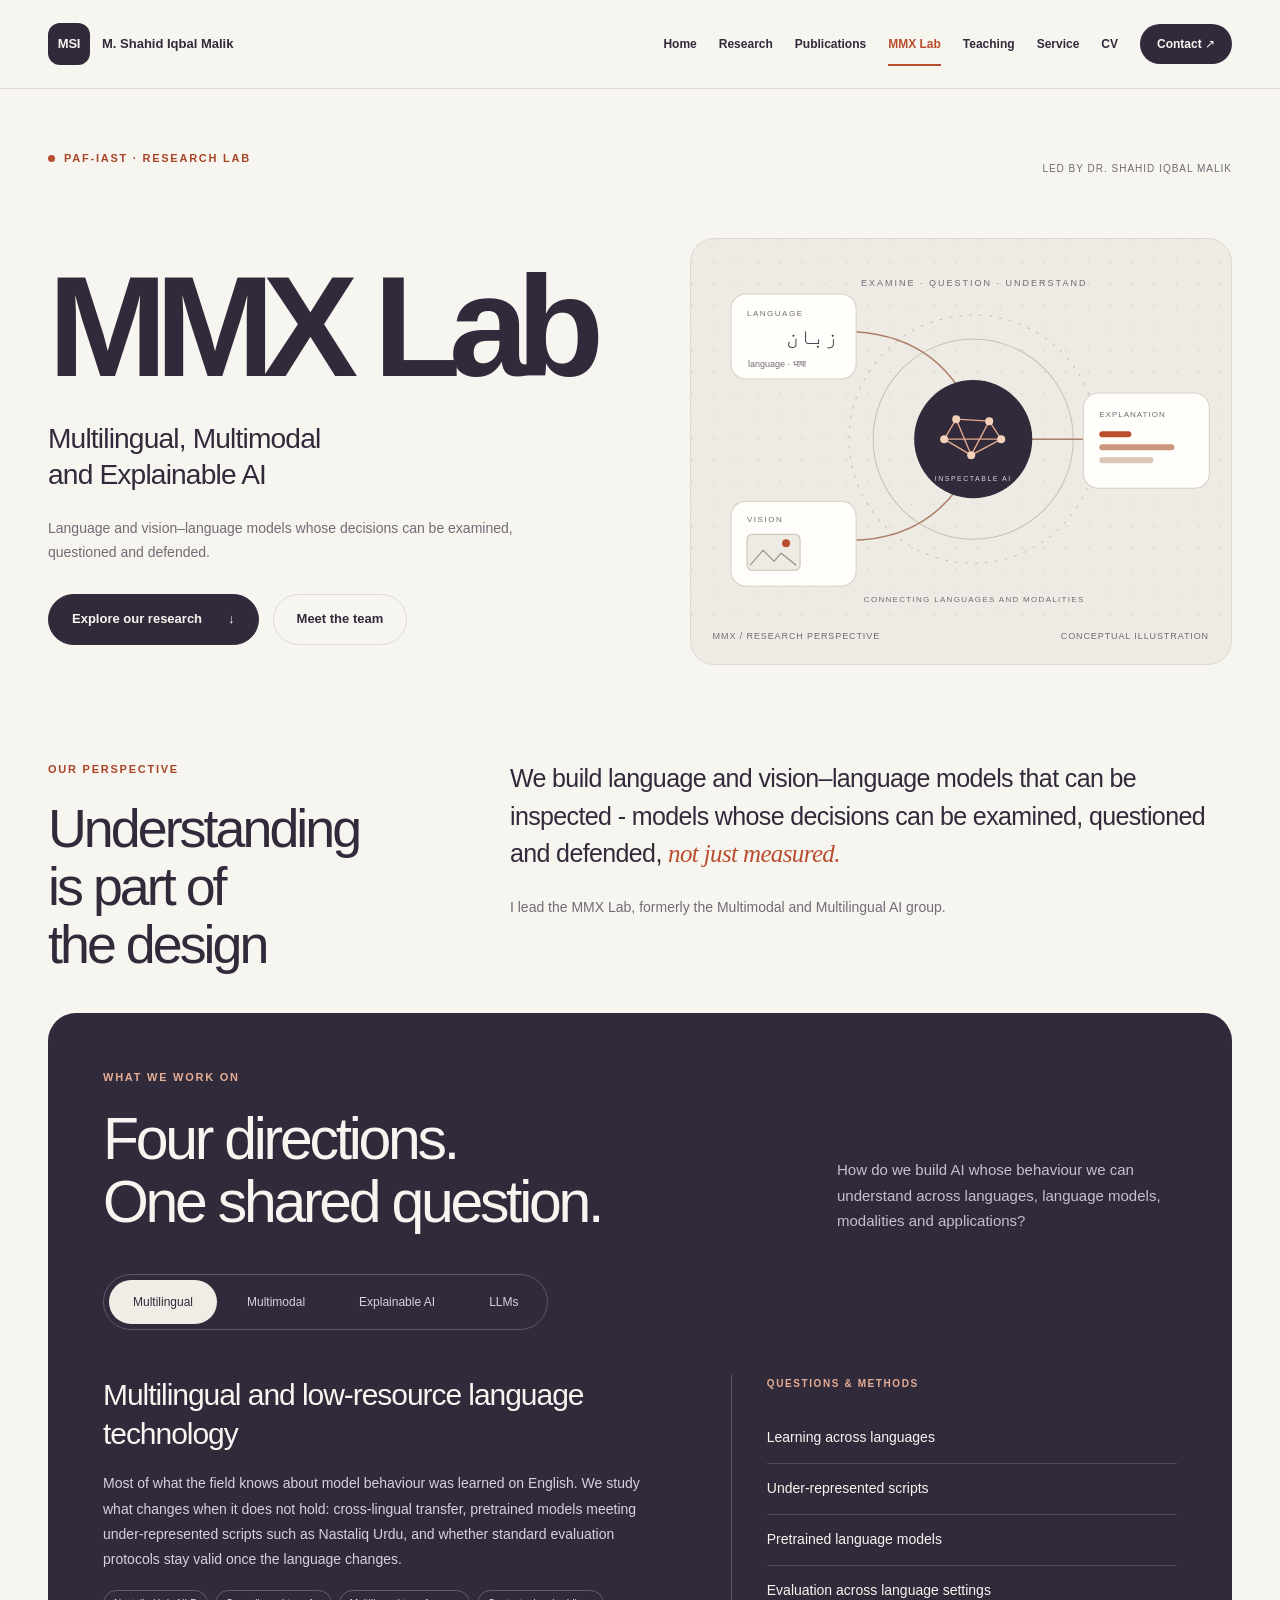
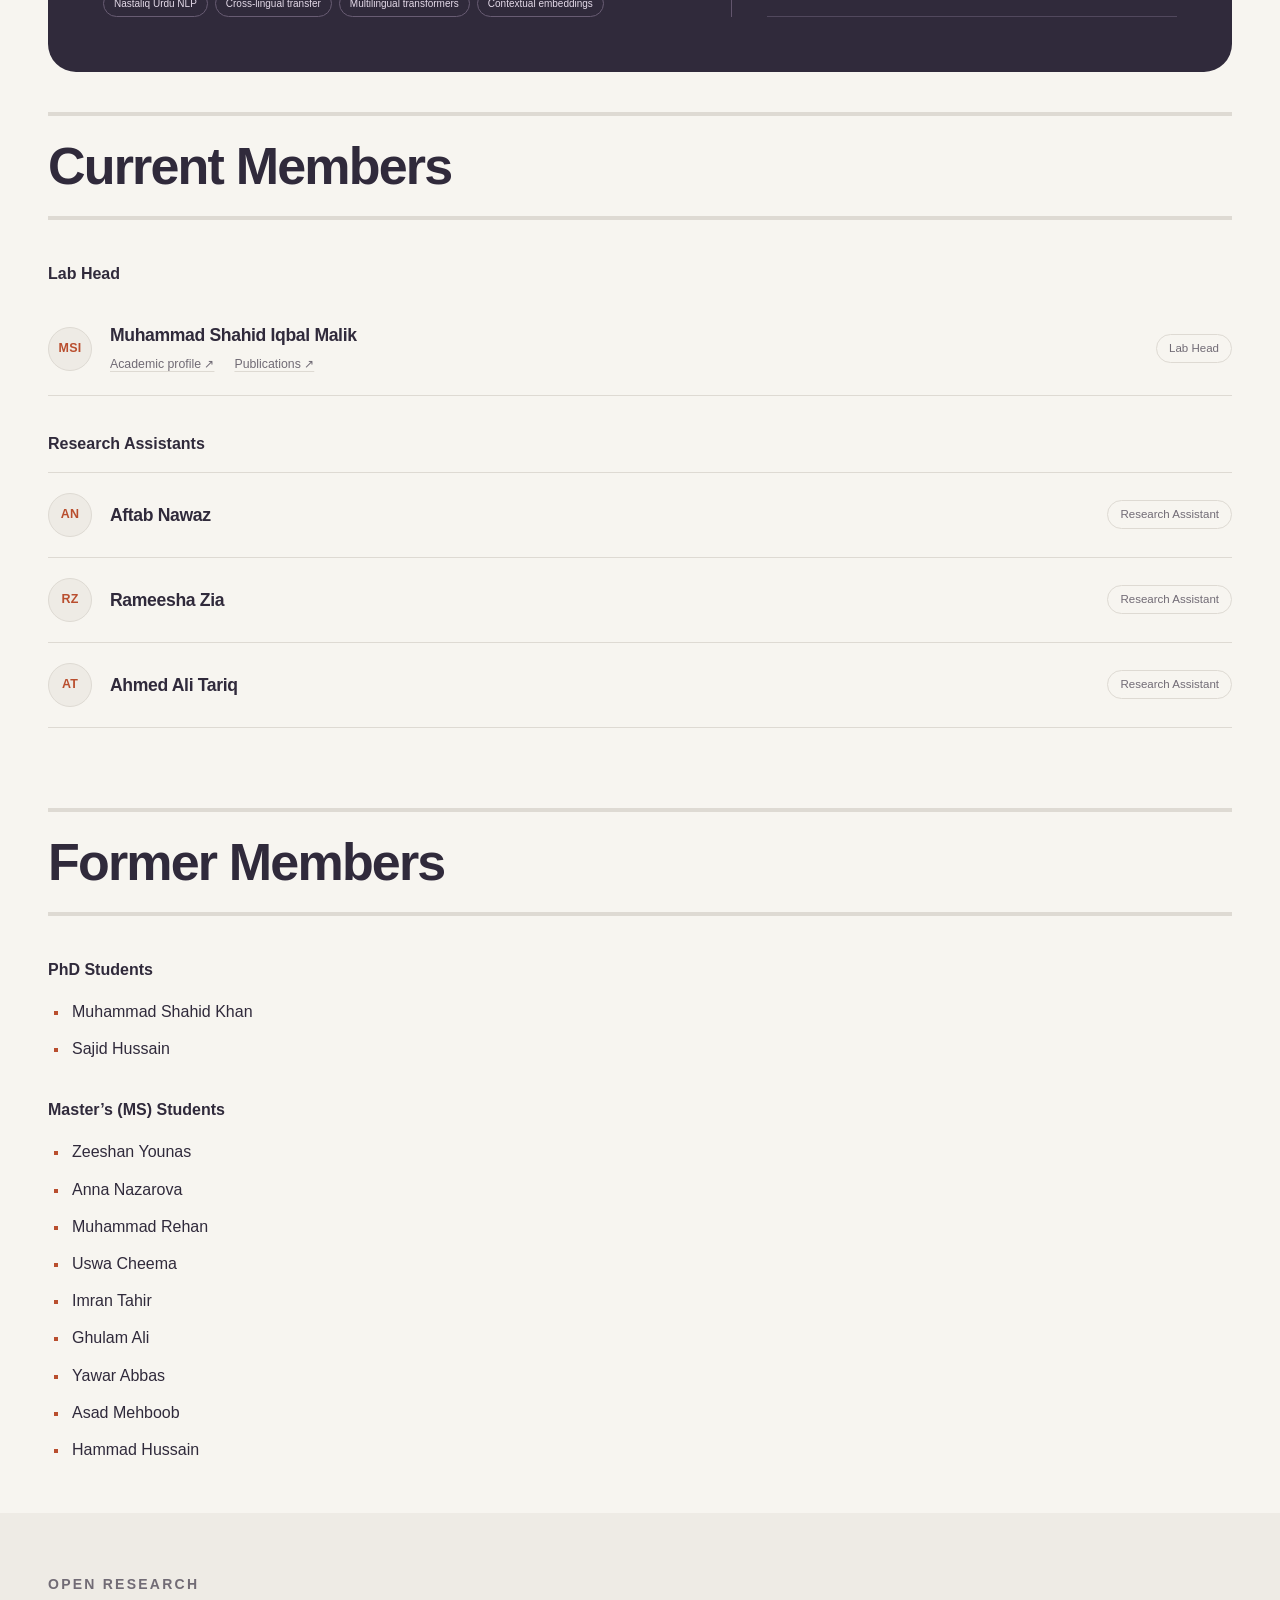
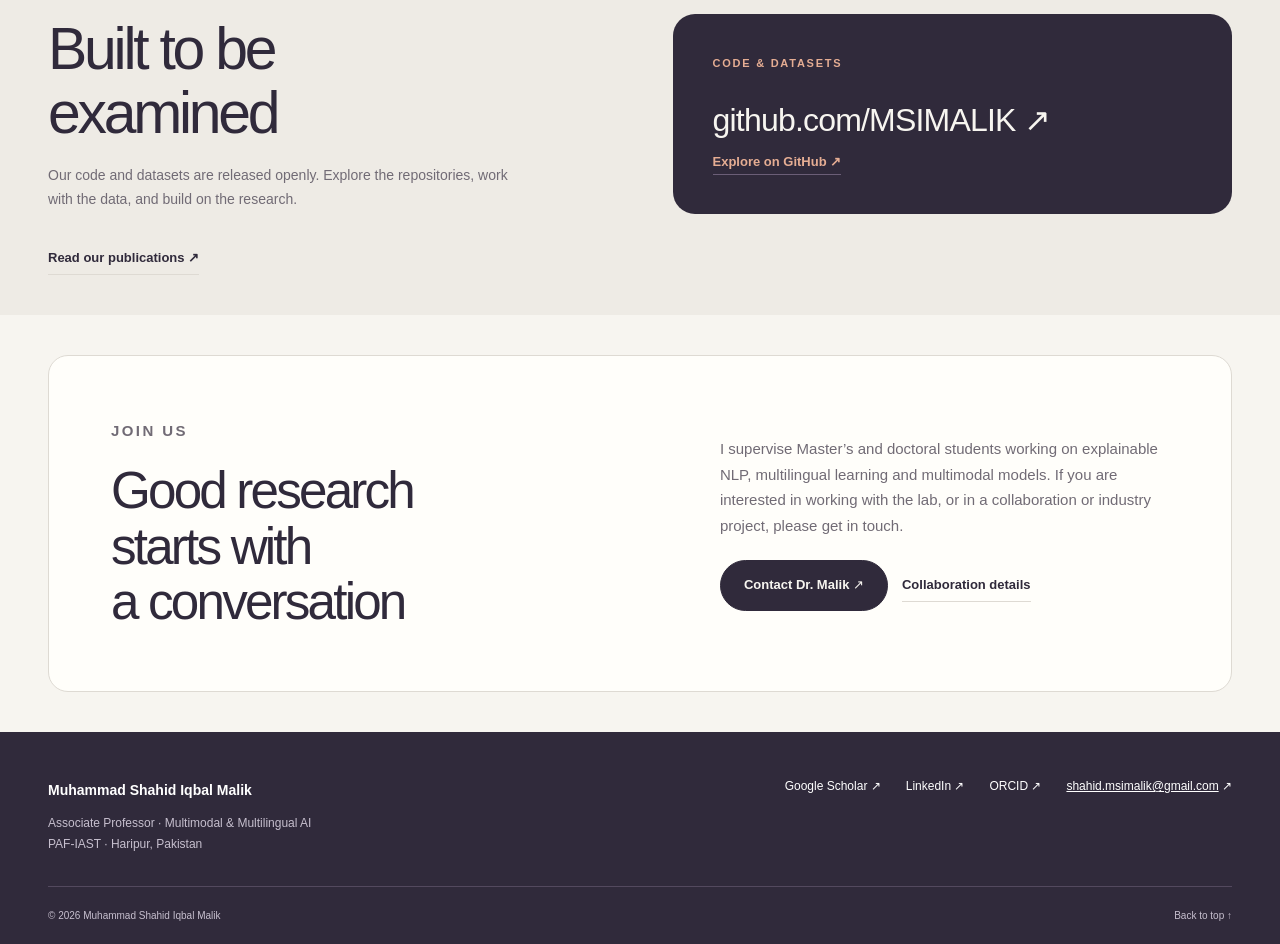
<file: lab/index.html>
<!doctype html>

<html lang="en" data-page="lab">
  <head>
    <meta charset="UTF-8" />

    <meta name="viewport" content="width=device-width,initial-scale=1" />

    <meta
      name="description"
      content="MMX Lab - Multilingual, Multimodal and Explainable AI. Led by Dr. Muhammad Shahid Iqbal Malik at PAF-IAST."
    />

    <meta name="theme-color" content="#302a3b" />

    <title>MMX Lab | Dr. Muhammad Shahid Iqbal Malik</title>

    <link rel="icon" href="../assets/favicon.svg" type="image/svg+xml" />

    <link rel="stylesheet" href="../assets/site.css" />

    <script src="../assets/site.js" defer></script>
  </head>

  <body id="top">
    <a class="skip-link" href="#main">Skip to content</a>

    <header class="site-header">
      <div class="container header-inner">
        <a
          class="brand"
          href="../"
          aria-label="Dr. Muhammad Shahid Iqbal Malik home"
          ><span class="brand-mark" aria-hidden="true">MSI</span
          ><span class="brand-name"
            ><strong>M. Shahid Iqbal Malik</strong></span
          ></a
        ><button
          class="menu-toggle"
          type="button"
          aria-expanded="false"
          aria-controls="main-nav"
          hidden
        >
          Menu <span aria-hidden="true">☰</span>
        </button>

        <nav id="main-nav" aria-label="Main navigation">
          <a href="../">Home</a><a href="../research/">Research</a
          ><a href="../publications/">Publications</a
          ><a href="../lab/" aria-current="page">MMX Lab</a
          ><a href="../teaching/">Teaching</a><a href="../service/">Service</a
          ><a href="../cv/">CV</a>

          <a href="mailto:shahid.msimalik@gmail.com" class="nav-contact"
            >Contact ↗</a
          >
        </nav>
      </div>
    </header>

    <main id="main">
      <section class="mmx-lab-hero">
        <div class="container">
          <div class="mmx-lab-topline">
            <p class="mmx-label1">
              <span class="mmx-dot"></span>PAF-IAST · Research Lab
            </p>

            <span>Led by Dr. Shahid Iqbal Malik</span>
          </div>

          <div class="mmx-lab-hero-grid">
            <div>
              <h1>MMX Lab</h1>

              <h2 class="mmx-lab-subtitle">
                Multilingual, Multimodal<br />and Explainable AI
              </h2>

              <p class="mmx-lab-intro">
                Language and vision–language models whose decisions can be
                examined, questioned and defended.
              </p>

              <div class="mmx-actions">
                <a class="mmx-button" href="#research"
                  >Explore our research <span aria-hidden="true">↓</span></a
                ><a class="mmx-button secondary" href="#people"
                  >Meet the team</a
                >
              </div>
            </div>

            <div class="mmx-graph">
              <svg
                viewBox="0 0 540 390"
                role="img"
                aria-labelledby="graph-title graph-desc"
              >
                <title id="graph-title">Language, vision and explanation</title>

                <desc id="graph-desc">
                  A conceptual illustration connecting multilingual text and
                  visual information with an inspectable AI model.
                </desc>

                <defs>
                  <pattern
                    id="grid"
                    width="22"
                    height="22"
                    patternUnits="userSpaceOnUse"
                  >
                    <circle cx="1" cy="1" r=".7" fill="#c8c0b6" />
                  </pattern>
                </defs>

                <rect width="540" height="390" fill="url(#grid)" />

                <circle
                  cx="282"
                  cy="200"
                  r="124"
                  fill="none"
                  stroke="#cbbfb5"
                  stroke-dasharray="3 7"
                />

                <circle
                  cx="282"
                  cy="200"
                  r="100"
                  fill="none"
                  stroke="#cbbfb5"
                />

                <path
                  d="M135 93 Q245 85 282 177 M138 300 Q240 310 282 223 M322 200 Q375 200 415 200"
                  stroke="#ab8069"
                  stroke-width="1.5"
                  fill="none"
                />

                <circle cx="135" cy="93" r="4" fill="#b94e2e" />

                <circle cx="138" cy="300" r="4" fill="#b94e2e" />

                <circle cx="415" cy="200" r="4" fill="#b94e2e" />

                <rect
                  x="40"
                  y="55"
                  width="125"
                  height="85"
                  rx="15"
                  fill="#fffefa"
                  stroke="#d8cfc5"
                />

                <text
                  x="56"
                  y="77"
                  font-family="sans-serif"
                  font-size="8"
                  letter-spacing="1.5"
                  fill="#716b75"
                >
                  LANGUAGE
                </text>

                <text
                  x="147"
                  y="105"
                  text-anchor="end"
                  lang="ur"
                  font-family="serif"
                  font-size="22"
                  fill="#302a3b"
                >
                  زبان
                </text>

                <text
                  x="57"
                  y="128"
                  font-family="sans-serif"
                  font-size="9"
                  fill="#716b75"
                >
                  language · भाषा
                </text>

                <rect
                  x="40"
                  y="262"
                  width="125"
                  height="85"
                  rx="15"
                  fill="#fffefa"
                  stroke="#d8cfc5"
                />

                <text
                  x="56"
                  y="283"
                  font-family="sans-serif"
                  font-size="8"
                  letter-spacing="1.5"
                  fill="#716b75"
                >
                  VISION
                </text>

                <rect
                  x="56"
                  y="295"
                  width="53"
                  height="36"
                  rx="5"
                  fill="#eeebe5"
                  stroke="#ccbeb1"
                />

                <circle cx="95" cy="304" r="4" fill="#b94e2e" />

                <path
                  d="M59 326 L72 311 L83 322 L90 314 L105 326"
                  fill="none"
                  stroke="#8e7d71"
                />

                <circle cx="282" cy="200" r="59" fill="#302a3b" />

                <path
                  d="M265 180 L298 182 L280 216 Z M253 200 L310 200 M265 180 L253 200 L280 216 L310 200 L298 182"
                  fill="none"
                  stroke="#e1a88a"
                  stroke-width="1.4"
                />

                <g fill="#f4d2ba">
                  <circle cx="265" cy="180" r="4" />

                  <circle cx="298" cy="182" r="4" />

                  <circle cx="253" cy="200" r="4" />

                  <circle cx="310" cy="200" r="4" />

                  <circle cx="280" cy="216" r="4" />
                </g>

                <text
                  x="282"
                  y="242"
                  text-anchor="middle"
                  font-family="sans-serif"
                  font-size="7"
                  letter-spacing="1.5"
                  fill="#ddd1e1"
                >
                  INSPECTABLE AI
                </text>

                <rect
                  x="392"
                  y="154"
                  width="126"
                  height="95"
                  rx="15"
                  fill="#fffefa"
                  stroke="#d8cfc5"
                />

                <text
                  x="408"
                  y="178"
                  font-family="sans-serif"
                  font-size="8"
                  letter-spacing="1"
                  fill="#716b75"
                >
                  EXPLANATION
                </text>

                <rect
                  x="408"
                  y="192"
                  width="32"
                  height="6"
                  rx="3"
                  fill="#b94e2e"
                />

                <rect
                  x="408"
                  y="205"
                  width="75"
                  height="6"
                  rx="3"
                  fill="#c8977e"
                />

                <rect
                  x="408"
                  y="218"
                  width="54"
                  height="6"
                  rx="3"
                  fill="#dcc6b8"
                />

                <text
                  x="283"
                  y="47"
                  text-anchor="middle"
                  font-family="sans-serif"
                  font-size="9"
                  letter-spacing="2"
                  fill="#716b75"
                >
                  EXAMINE · QUESTION · UNDERSTAND
                </text>

                <text
                  x="283"
                  y="363"
                  text-anchor="middle"
                  font-family="sans-serif"
                  font-size="8"
                  letter-spacing="1.3"
                  fill="#716b75"
                >
                  CONNECTING LANGUAGES AND MODALITIES
                </text>
              </svg>

              <div class="mmx-graph-caption">
                <span>MMX / Research perspective</span
                ><span>Conceptual illustration</span>
              </div>
            </div>
          </div>

          <!-- <div class="mmx-lab-principle">



            <span>Formerly the Multimodal and Multilingual AI group</span



            >



            <strong>Inspected. Questioned. Defended.</strong>



          </div> -->
        </div>
      </section>

      <section class="mmx-section">
        <div class="container mmx-about">
          <div>
            <p class="mmx-label1">Our perspective</p>

            <h2>Understanding<br />is part of<br />the design</h2>
          </div>

          <div>
            <p class="mmx-manifesto">
              We build language and vision–language models that can be inspected
              - models whose decisions can be examined, questioned and defended,

              <em>not just measured.</em>
            </p>

            <p class="mmx-small-copy">
              I lead the MMX Lab, formerly the Multimodal and Multilingual AI
              group.
            </p>
          </div>
        </div>
      </section>

      <section id="research" class="mmx-section" data-inline-style="lab-4">
        <div class="container">
          <div class="mmx-research">
            <div class="mmx-section-head">
              <div>
                <p class="mmx-label">What we work on</p>

                <h2>Four directions.<br />One shared question.</h2>
              </div>

              <p>
                How do we build AI whose behaviour we can understand across
                languages, language models, modalities and applications?
              </p>
            </div>

            <div class="mmx-tabs" role="tablist" aria-label="Research areas">
              <button
                class="mmx-tab"
                id="tab-language"
                role="tab"
                aria-selected="false"
                aria-controls="panel-language"
                type="button"
              >
                Multilingual
              </button>

              <button
                class="mmx-tab"
                id="tab-multimodal"
                role="tab"
                aria-selected="false"
                aria-controls="panel-multimodal"
                type="button"
              >
                Multimodal
              </button>

              <button
                class="mmx-tab"
                id="tab-xai"
                role="tab"
                aria-selected="true"
                aria-controls="panel-xai"
                type="button"
              >
                Explainable AI
              </button>

              <button
                class="mmx-tab"
                id="tab-llm"
                role="tab"
                aria-selected="false"
                aria-controls="panel-llm"
                type="button"
              >
                LLMs
              </button>
            </div>

            <div
              class="mmx-panel"
              role="tabpanel"
              id="panel-xai"
              aria-labelledby="tab-xai"
              tabindex="0"
            >
              <div>
                <h3>Explainable AI</h3>

                <p>
                  We treat interpretability as a design requirement rather than
                  an afterthought. Our work spans post-hoc methods such as LIME,
                  SHAP and attention analysis, and architectures that are
                  explainable by construction, including neuro-symbolic
                  approaches using abstract meaning representation and pattern
                  structures.
                </p>

                <div class="mmx-pillar-tags">
                  <span class="mmx-pill">Grad-CAM, SHAP &amp; attention</span>

                  <span class="mmx-pill">Neuro-symbolic reasoning</span>

                  <span class="mmx-pill">Interpretable deep learning</span>

                  <span class="mmx-pill">AMR &amp; pattern structures</span>
                </div>
              </div>

              <aside class="mmx-panel-aside">
                <p class="mmx-label">Questions &amp; methods</p>

                <ul>
                  <li>Post-hoc model explanations</li>

                  <li>Abstract meaning representation</li>

                  <li>Pattern structures</li>

                  <li>Explainable-by-construction architectures</li>
                </ul>
              </aside>
            </div>

            <div
              class="mmx-panel"
              role="tabpanel"
              id="panel-language"
              aria-labelledby="tab-language"
              tabindex="0"
            >
              <div>
                <h3>Multilingual and low-resource language technology</h3>

                <p>
                  Most of what the field knows about model behaviour was learned
                  on English. We study what changes when it does not hold:
                  cross-lingual transfer, pretrained models meeting
                  under-represented scripts such as Nastaliq Urdu, and whether
                  standard evaluation protocols stay valid once the language
                  changes.
                </p>

                <div class="mmx-pillar-tags">
                  <span class="mmx-pill">Nastaliq Urdu NLP</span>

                  <span class="mmx-pill">Cross-lingual transfer</span>

                  <span class="mmx-pill">Multilingual transformers</span>

                  <span class="mmx-pill">Contextual embeddings</span>
                </div>
              </div>

              <aside class="mmx-panel-aside">
                <p class="mmx-label">Questions &amp; methods</p>

                <ul>
                  <li>Learning across languages</li>

                  <li>Under-represented scripts</li>

                  <li>Pretrained language models</li>

                  <li>Evaluation across language settings</li>
                </ul>
              </aside>
            </div>

            <div
              class="mmx-panel"
              role="tabpanel"
              id="panel-multimodal"
              aria-labelledby="tab-multimodal"
              tabindex="0"
            >
              <div>
                <h3>Multimodal and applied AI</h3>

                <p>
                  We work on problems with a real cost attached, harmful content
                  and hate speech detection, mental-health signals, damage
                  assessment from social media, product-defect identification.
                  Several of these were delivered as working prototypes under
                  external grants, built by supervised student teams.
                </p>

                <div class="mmx-pillar-tags">
                  <span class="mmx-pill">Vision–language models</span>

                  <span class="mmx-pill">Cross-modal learning</span>

                  <span class="mmx-pill">Multimodal classification</span>

                  <span class="mmx-pill">Multimodal hate-speech detection</span>
                </div>
              </div>

              <aside class="mmx-panel-aside">
                <p class="mmx-label">Questions &amp; methods</p>

                <ul>
                  <li>Harmful content &amp; hate speech</li>

                  <li>Mental-health signals</li>

                  <li>Social-media damage assessment</li>

                  <li>Product-defect identification</li>
                </ul>
              </aside>
            </div>

            <div
              class="mmx-panel"
              role="tabpanel"
              id="panel-llm"
              aria-labelledby="tab-llm"
              tabindex="0"
            >
              <div>
                <h3>Large Language Models</h3>

                <p>
                  We explore how large language models can be adapted for
                  low-resource language understanding and generation through
                  fine-tuning, prompt engineering and knowledge infusion.
                  Current supervised research includes explainable text
                  detoxification for Nastaliq Urdu, examining how models can
                  reduce harmful language while preserving meaning and making
                  their outputs easier to evaluate.
                </p>

                <div class="mmx-pillar-tags">
                  <span class="mmx-pill">LLM fine-tuning</span>

                  <span class="mmx-pill">Prompt engineering</span>

                  <span class="mmx-pill">Knowledge infusion</span>

                  <span class="mmx-pill">Explainable text detoxification</span>
                </div>
              </div>

              <aside class="mmx-panel-aside">
                <p class="mmx-label">Questions &amp; methods</p>

                <ul>
                  <li>Adapting LLMs to low-resource languages</li>

                  <li>Fine-tuning and knowledge-infused modelling</li>

                  <li>Explanation-guided text detoxification</li>

                  <li>Evaluating toxicity, fluency and meaning preservation</li>
                </ul>
              </aside>
            </div>
          </div>
        </div>
      </section>

      <section
        id="people"
        class="mmx-section mmx-members"
        data-inline-style="lab-5"
        aria-labelledby="current-members-title"
      >
        <div class="container">
          <div class="mmx-members-heading">
            <h2 id="current-members-title">
              Current Members
              
            </h2>
          </div>
          <div class="mmx-members-group" aria-labelledby="lab-head-title">
            <h3 class="mmx-members-group-title" id="lab-head-title">
              Lab Head
            </h3>
            <article class="mmx-member-row mmx-member-lead">
              <span class="mmx-member-initials" aria-hidden="true">MSI</span>
              <div class="mmx-member-details">
                <h4>Muhammad Shahid Iqbal Malik</h4>
                <div class="mmx-member-links">
                  <a href="../about/">Academic profile ↗</a
                  ><a href="../publications/">Publications ↗</a>
                </div>
              </div>
              <span class="mmx-member-role">Lab Head</span>
            </article>
          </div>
          <div
            class="mmx-members-group"
            aria-labelledby="research-assistants-title"
          >
            <h3 class="mmx-members-group-title" id="research-assistants-title">
              Research Assistants
            </h3>
            <ul class="mmx-current-members-list">
              <li class="mmx-member-row">
                <span class="mmx-member-initials" aria-hidden="true">AN</span>
                <div class="mmx-member-details"><h4>Aftab Nawaz</h4></div>
                <span class="mmx-member-role">Research Assistant</span>
              </li>
              <li class="mmx-member-row">
                <span class="mmx-member-initials" aria-hidden="true">RZ</span>
                <div class="mmx-member-details"><h4>Rameesha Zia</h4></div>
                <span class="mmx-member-role">Research Assistant</span>
              </li>
              <li class="mmx-member-row">
                <span class="mmx-member-initials" aria-hidden="true">AT</span>
                <div class="mmx-member-details"><h4>Ahmed Ali Tariq</h4></div>
                <span class="mmx-member-role">Research Assistant</span>
              </li>
            </ul>
          </div>
        </div>
      </section>

      <section
        id="former-members"
        class="mmx-section mmx-members mmx-former-members"
        aria-labelledby="former-members-title"
      >
        <div class="container">
          <div class="mmx-members-heading">
            <h2 id="former-members-title">
              Former Members
              
            </h2>
          </div>
          <section
            id="previous-phd-students"
            class="mmx-members-group"
            aria-labelledby="previous-phd-students-title"
          >
            <h3
              class="mmx-members-group-title"
              id="previous-phd-students-title"
            >
              PhD Students
            </h3>
            <ul class="mmx-former-members-list">
              <li>Muhammad Shahid Khan</li>
              <li>Sajid Hussain</li>
            </ul>
          </section>
          <section
            id="previous-ms-students"
            class="mmx-members-group"
            aria-labelledby="previous-ms-students-title"
          >
            <h3 class="mmx-members-group-title" id="previous-ms-students-title">
              Master’s (MS) Students
            </h3>
            <ul class="mmx-former-members-list">
              <li>Zeeshan Younas</li>
              <li>Anna Nazarova</li>
              <li>Muhammad Rehan</li>
              <li>Uswa Cheema</li>
              <li>Imran Tahir</li>
              <li>Ghulam Ali</li>
              <li>Yawar Abbas</li>
              <li>Asad Mehboob</li>
              <li>Hammad Hussain</li>
            </ul>
          </section>
        </div>
      </section>

      <section class="mmx-section mmx-work">
        <div class="container mmx-open-grid">
          <div>
            <p class="mmx-label1">Open research</p>

            <h2>Built to be<br />examined</h2>

            <p>
              Our code and datasets are released openly. Explore the
              repositories, work with the data, and build on the research.
            </p>

            <div class="mmx-actions">
              <a class="text-link" href="../publications/"
                >Read our publications ↗</a
              >
            </div>
          </div>

          <div class="mmx-code-box">
            <p class="mmx-label">Code &amp; datasets</p>

            <a
              class="mmx-repo"
              href="https://github.com/MSIMALIK"
              target="_blank"
              rel="noopener noreferrer"
              >github.com/MSIMALIK ↗</a
            >

            <a
              class="text-link"
              href="https://github.com/MSIMALIK"
              target="_blank"
              rel="noopener noreferrer"
              >Explore on GitHub ↗</a
            >
          </div>
        </div>
      </section>

      <section id="join" class="mmx-section">
        <div class="container">
          <div class="mmx-cta">
            <div>
              <p class="mmx-label">Join us</p>

              <h2>Good research<br />starts with<br />a conversation</h2>
            </div>

            <div>
              <p>
                I supervise Master’s and doctoral students working on
                explainable NLP, multilingual learning and multimodal models. If
                you are interested in working with the lab, or in a
                collaboration or industry project, please get in touch.
              </p>

              <div class="mmx-actions">
                <a class="mmx-button" href="mailto:shahid.msimalik@gmail.com"
                  >Contact Dr. Malik ↗</a
                ><a class="text-link" href="../collaborate/"
                  >Collaboration details</a
                >
              </div>
            </div>
          </div>
        </div>
      </section>
    </main>

    <footer>
      <div class="container footer-grid">
        <div>
          <strong>Muhammad Shahid Iqbal Malik</strong>

          <p>
            Associate Professor · Multimodal & Multilingual AI<br />PAF-IAST ·
            Haripur, Pakistan
          </p>
        </div>

        <div>
          <a
            href="https://scholar.google.com/citations?user=S2JLYhMAAAAJ&amp;hl=en"
            target="_blank"
            rel="noopener noreferrer"
            >Google Scholar ↗</a
          >

          <a
            href="https://www\\.linkedin.com/in/muhammad-shahid-iqbal-malik-b5541316/?isSelfProfile=false"
            target="_blank"
            rel="noopener noreferrer"
            >LinkedIn ↗</a
          >

          <a
            href="https://orcid.org/0000-0001-8396-3344"
            target="_blank"
            rel="noopener noreferrer"
            >ORCID ↗</a
          >

          <a class="email-link" href="mailto:shahid.msimalik@gmail.com"
            ><u>shahid.msimalik@gmail.com</u>

            <span aria-hidden="true">↗</span></a
          >
        </div>
      </div>

      <div class="container footer-inner">
        <p>© <span id="year">2026</span> Muhammad Shahid Iqbal Malik</p>

        <a href="#top">Back to top ↑</a>
      </div>
    </footer>
  </body>
</html>
</file>
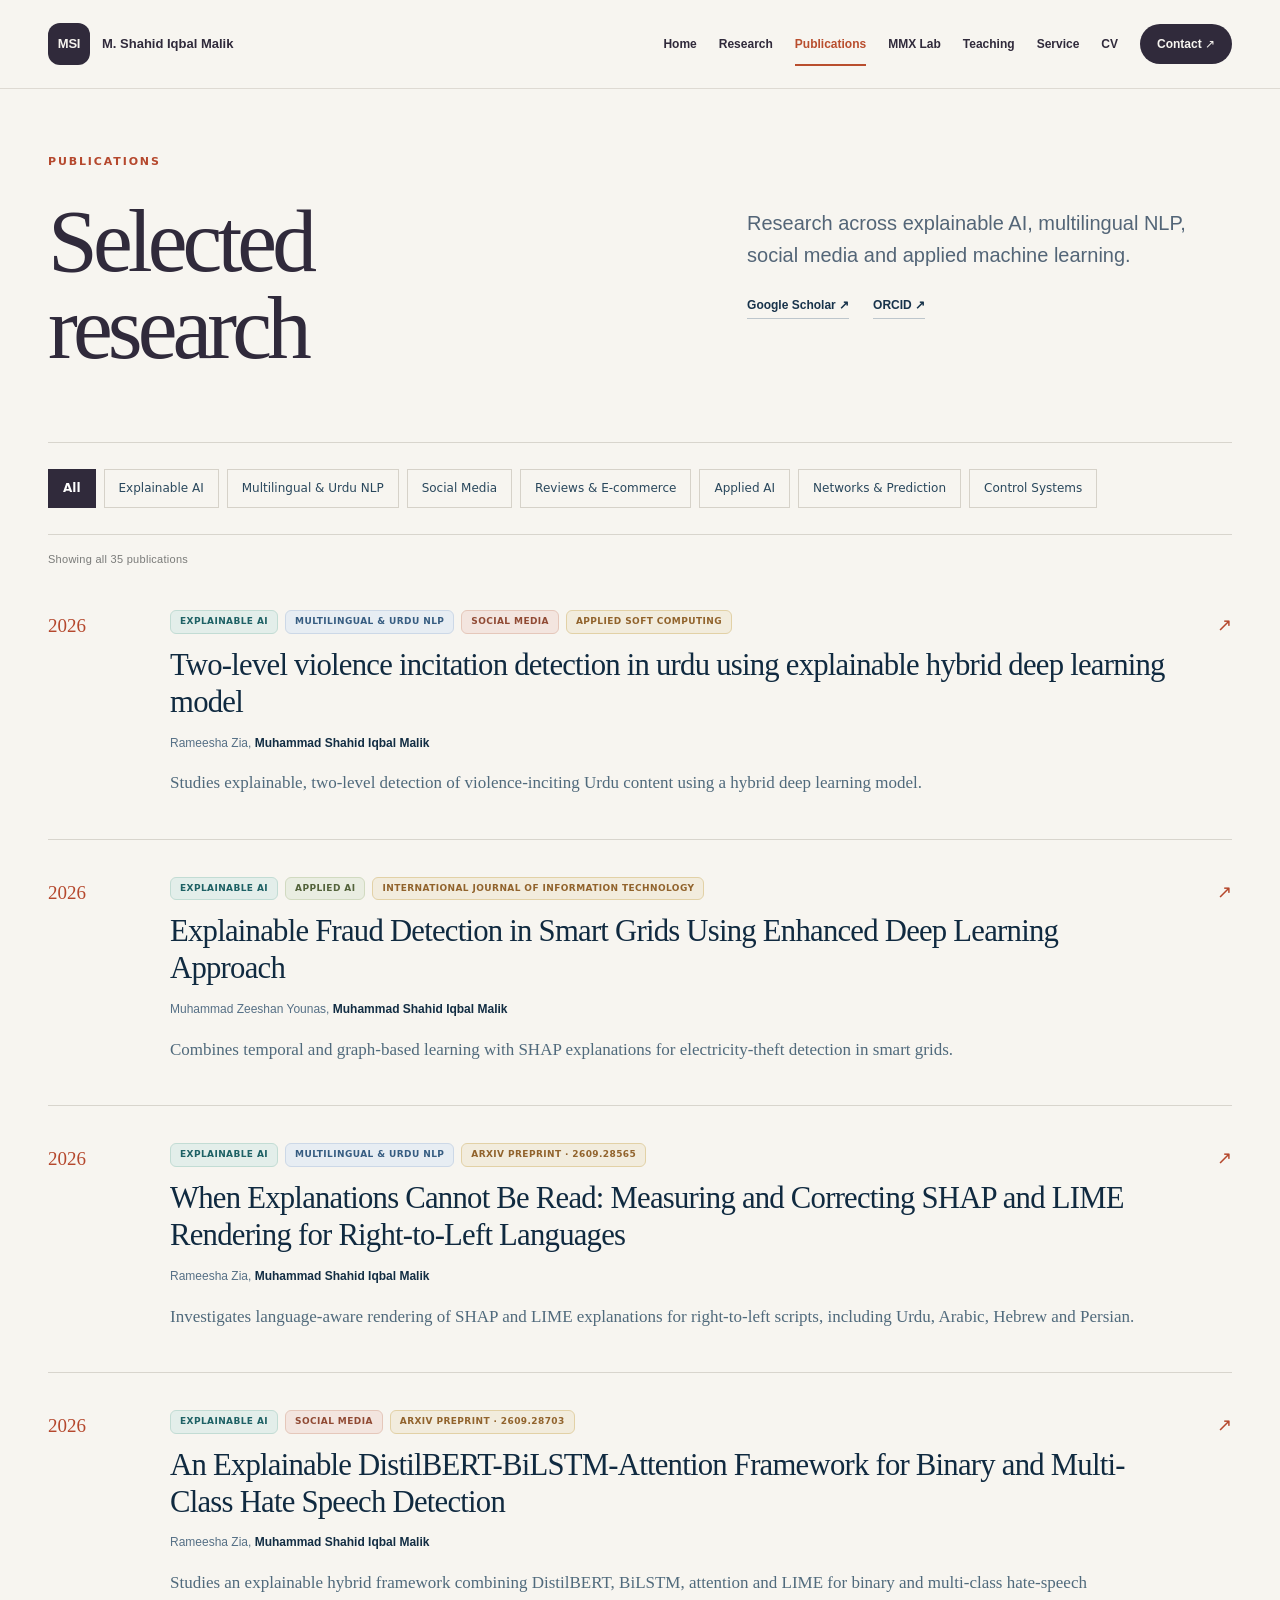
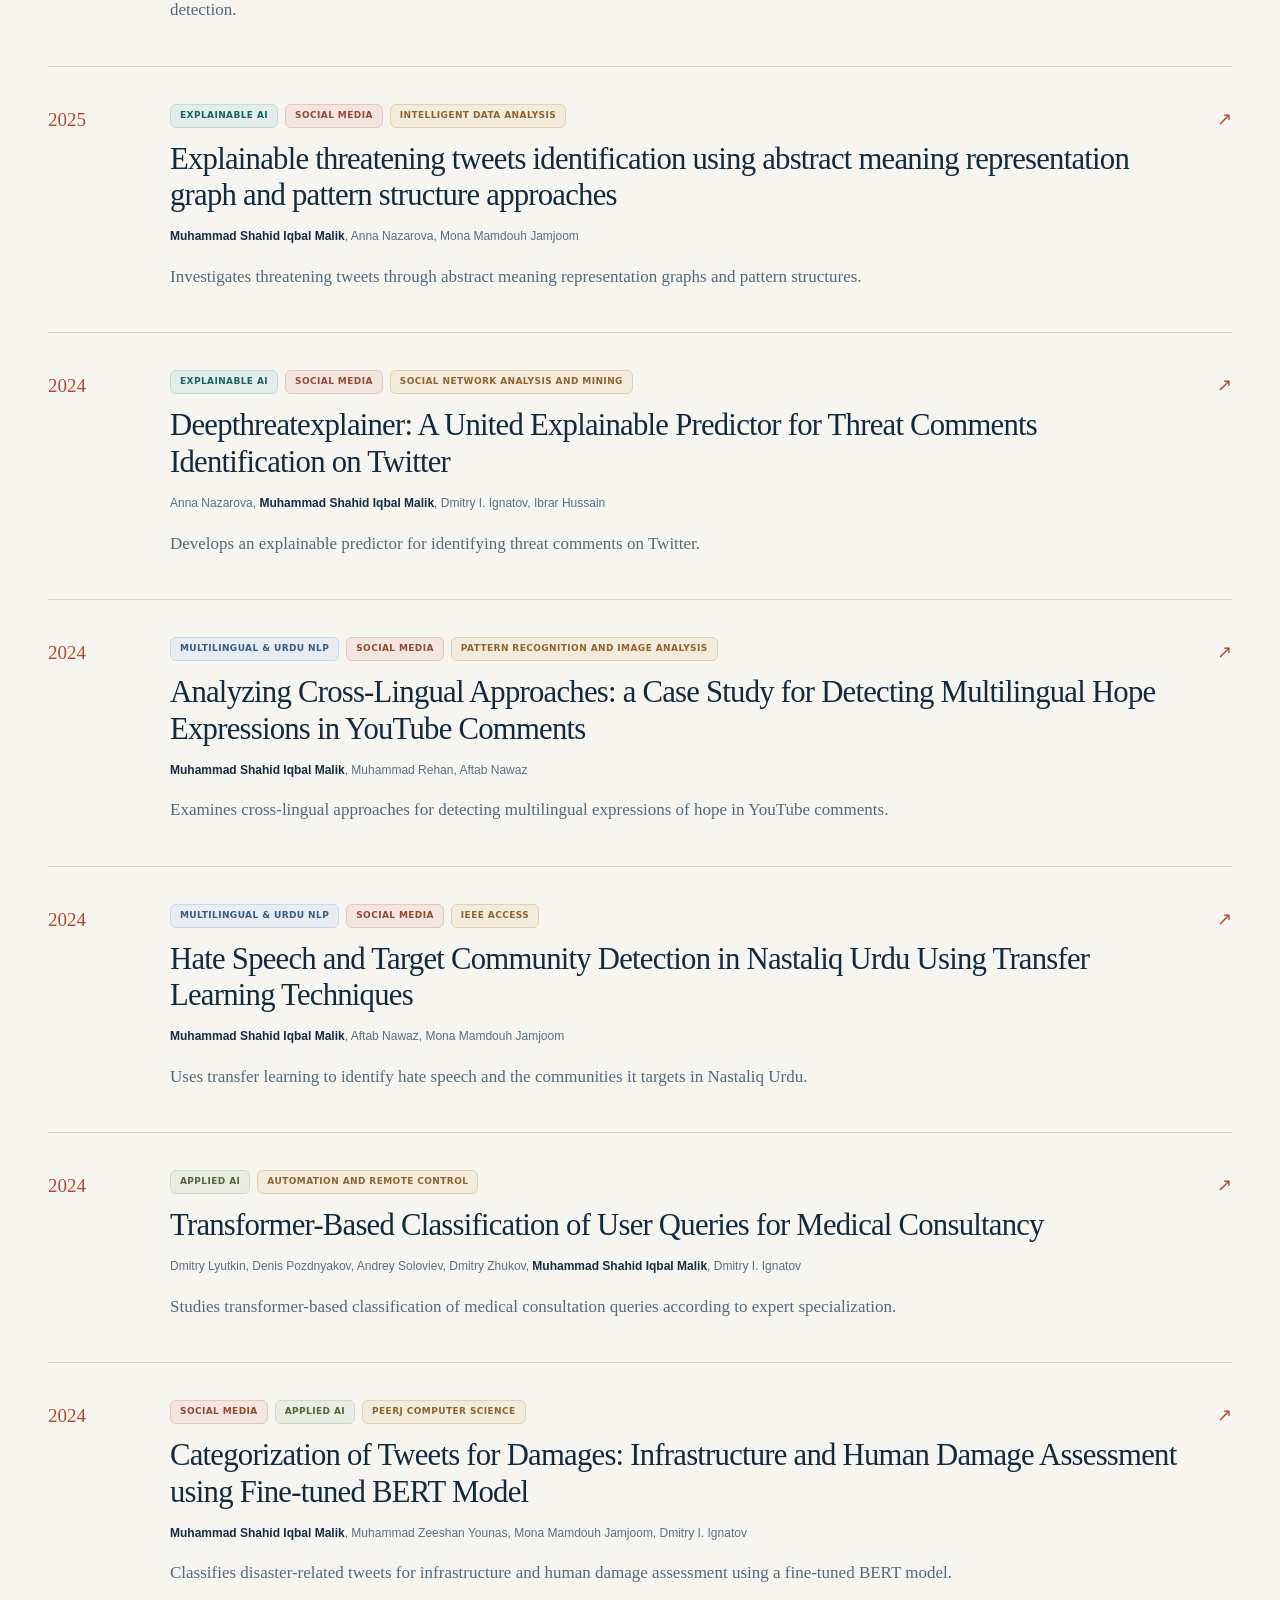
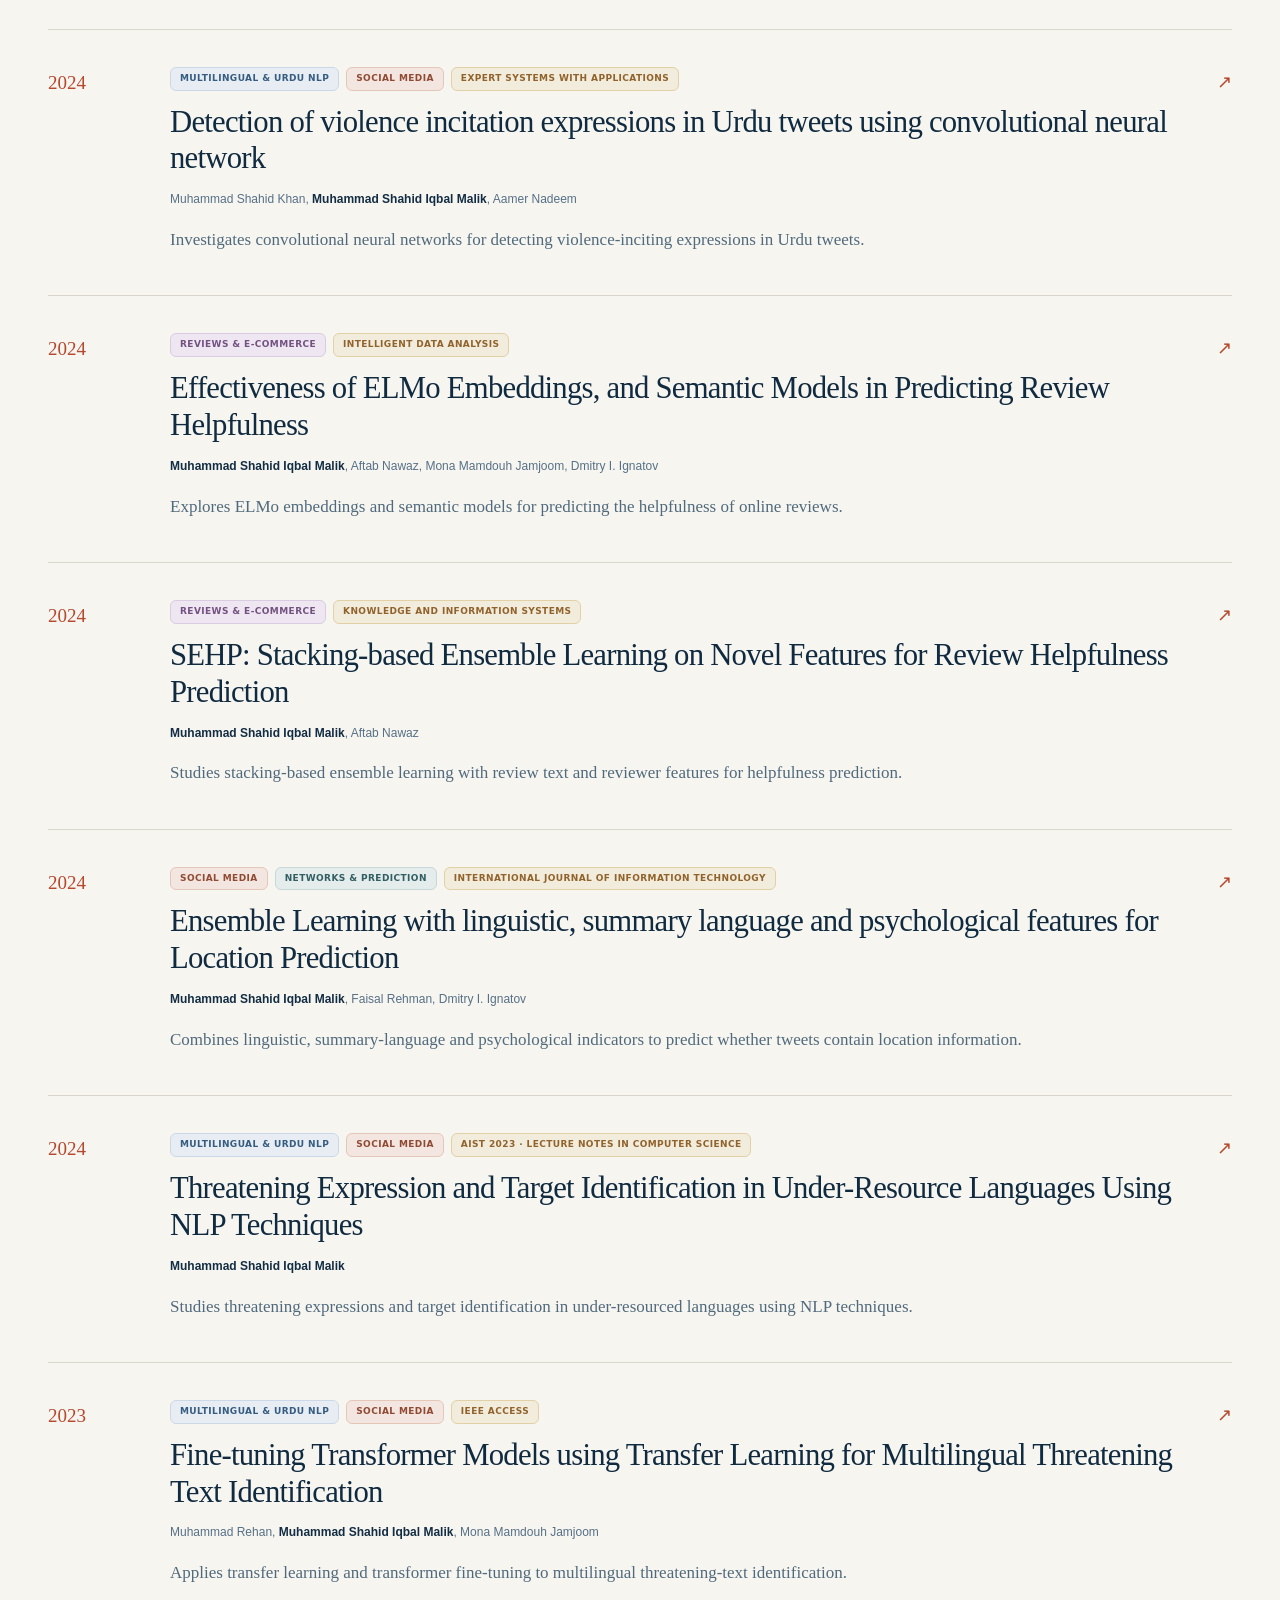
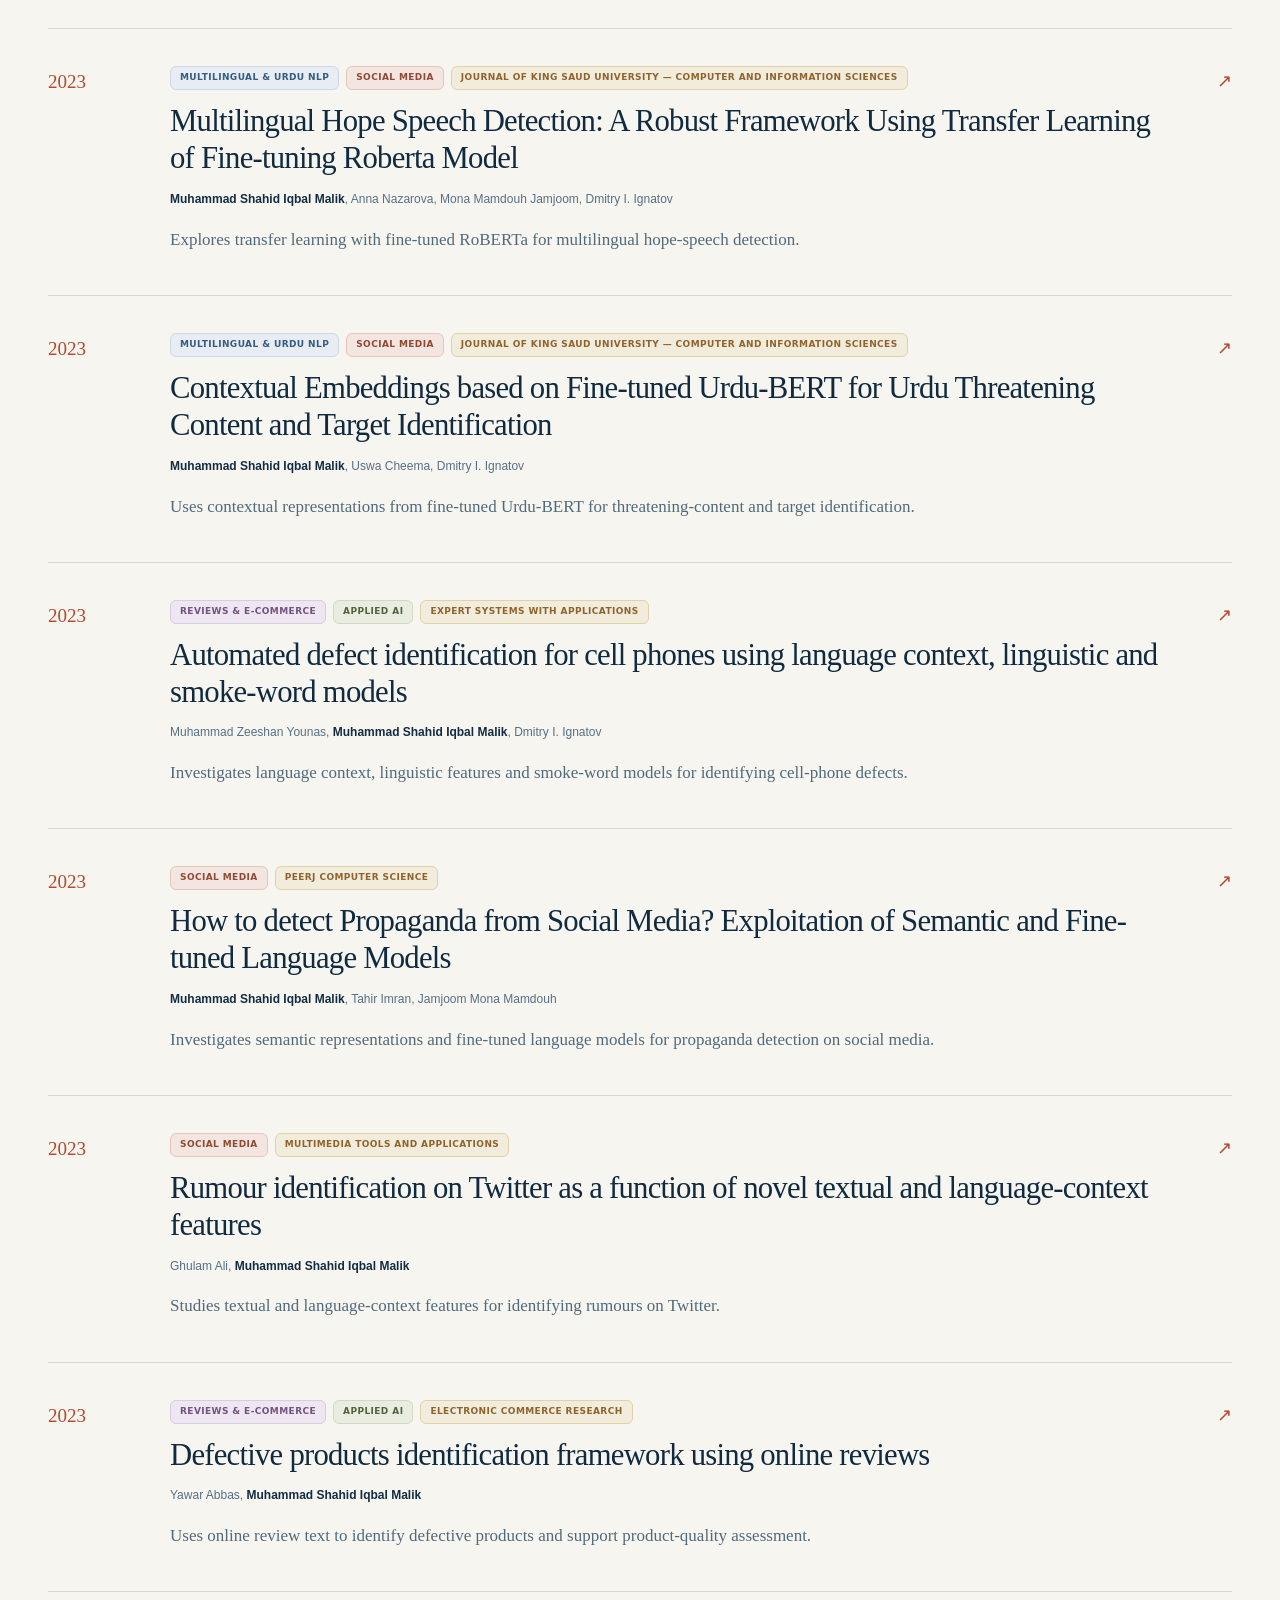
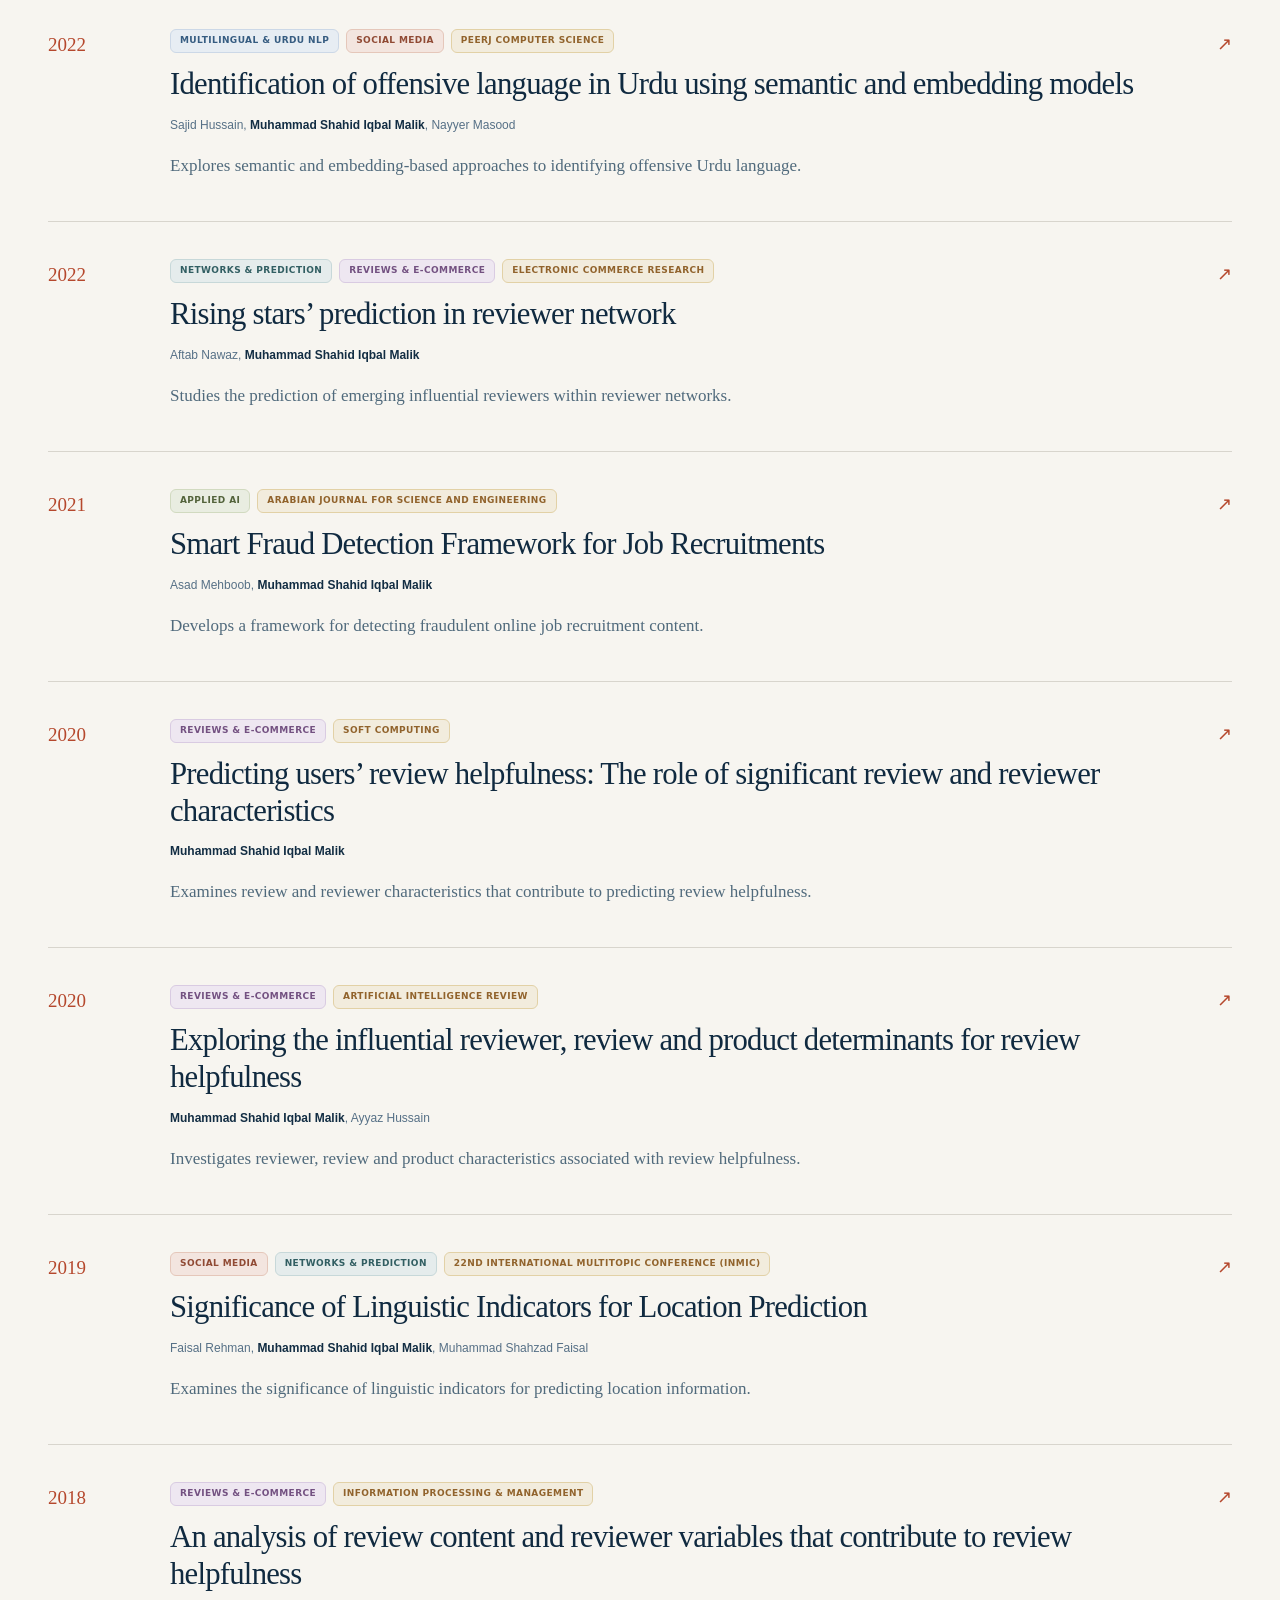
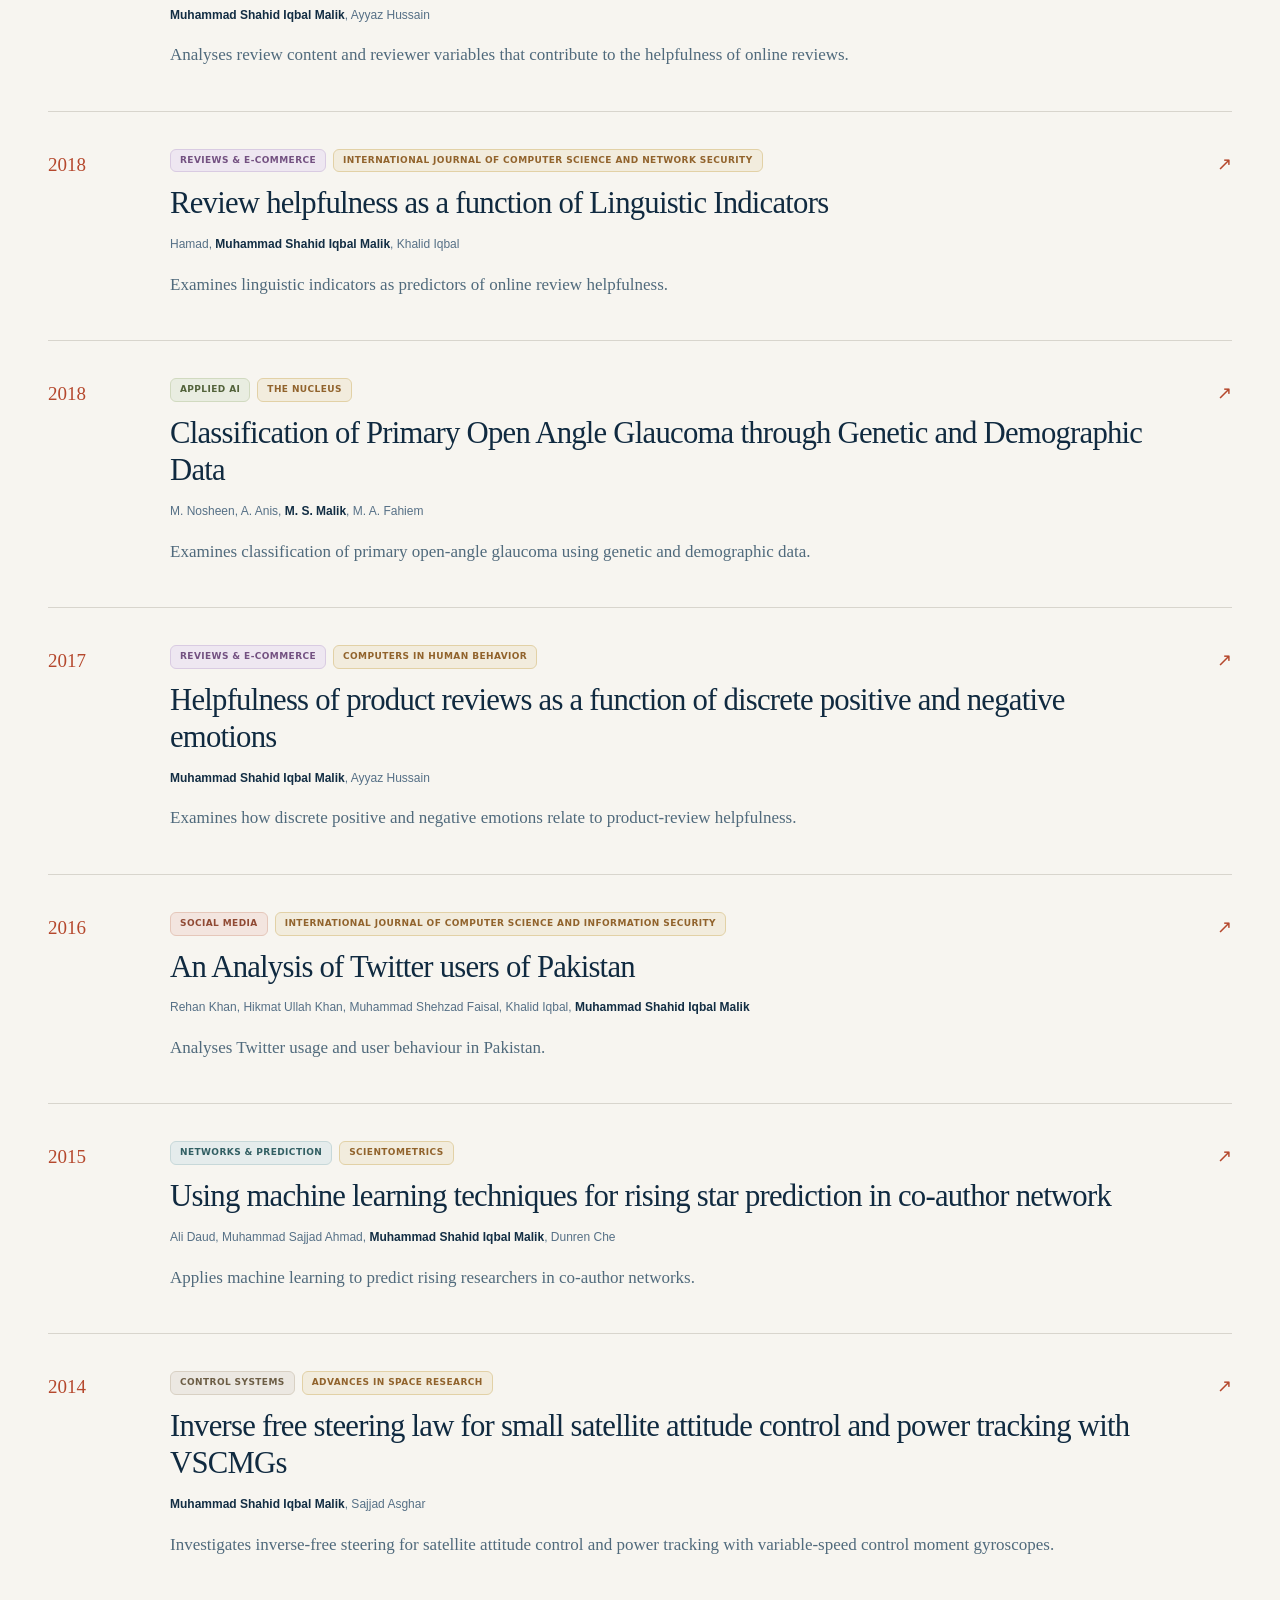
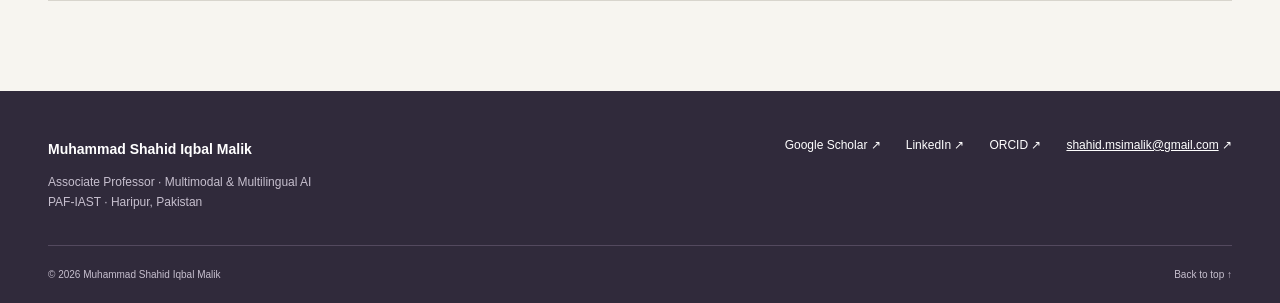
<file: publications/index.html>
<!doctype html>

<html lang="en" data-page="publications">
  <head>
    <!-- Self-contained page: all CSS, JavaScript and images are embedded. Preserve this folder structure for clean page URLs. -->

    <meta charset="UTF-8" />

    <meta name="viewport" content="width=device-width, initial-scale=1" />

    <meta
      name="description"
      content="Publications by Dr. Muhammad Shahid Iqbal Malik. Browse explainable AI, multilingual Urdu NLP, social media, review analysis, applied AI and predictive learning."
    />

    <meta name="theme-color" content="#302a3b" />

    <title>Publications | Dr. Muhammad Shahid Iqbal Malik</title>

    

    

    

    <link rel="icon" href="../assets/favicon.svg" type="image/svg+xml" />
    
    
    
      <link rel="stylesheet" href="../assets/site.css" />
    <script src="../assets/site.js" defer></script>
  </head>

  <body id="top">
    <a class="skip-link" href="#main">Skip to content</a>
    <header class="site-header">
      <div class="container header-inner">
        <a
          class="brand"
          href="../"
          aria-label="Dr. Muhammad Shahid Iqbal Malik home"
          ><span class="brand-mark" aria-hidden="true">MSI</span
          ><span class="brand-name"
            ><strong>M. Shahid Iqbal Malik</strong></span
          ></a
        ><button
          class="menu-toggle"
          type="button"
          aria-expanded="false"
          aria-controls="main-nav"
          hidden
        >
          Menu <span aria-hidden="true">☰</span>
        </button>
        <nav id="main-nav" aria-label="Main navigation">
          <a href="../">Home</a
          ><a href="../research/">Research</a
          ><a href="../publications/" aria-current="page">Publications</a><a href="../lab/">MMX Lab</a
          ><a href="../teaching/">Teaching</a><a href="../service/">Service</a
          ><a href="../cv/">CV</a
          >
          <a href="mailto:shahid.msimalik@gmail.com" class="nav-contact">Contact ↗</a>
        </nav>
      </div>
    </header>

    <main id="main">
      <section
        class="section publications-section pub-catalog"
        id="publications"
        aria-labelledby="publications-title"
      >
        <div class="container">
          <div class="section-heading pub-catalog-heading">
            <div>
              <p class="eyebrow">Publications</p>
              <h1 class="page-title" id="publications-title">
                Selected<br />research
              </h1>
            </div>
            <div class="pub-intro">
              <p>
                Research across explainable AI, multilingual NLP, social media
                and applied machine learning.
              </p>
              <div class="pub-profile-links">
                <a
                  class="text-link"
                  href="https://scholar.google.com/citations?user=S2JLYhMAAAAJ&amp;hl=en"
                  target="_blank"
                  rel="noopener noreferrer"
                  >Google Scholar ↗</a
                ><a
                  class="text-link"
                  href="https://orcid.org/0000-0001-8396-3344"
                  target="_blank"
                  rel="noopener noreferrer"
                  >ORCID ↗</a
                >
              </div>
            </div>
          </div>
          <div
            class="pub-filter-bar"
            role="group"
            aria-label="Filter publications by research area"
            hidden
          >
            <button
              type="button"
              class="pub-filter is-active"
              data-filter="all"
              aria-pressed="true"
              aria-controls="publication-list"
            >
              All</button
            ><button
              type="button"
              class="pub-filter"
              data-filter="xai"
              aria-pressed="false"
              aria-controls="publication-list"
            >
              Explainable AI</button
            ><button
              type="button"
              class="pub-filter"
              data-filter="multilingual"
              aria-pressed="false"
              aria-controls="publication-list"
            >
              Multilingual &amp; Urdu NLP</button
            ><button
              type="button"
              class="pub-filter"
              data-filter="social"
              aria-pressed="false"
              aria-controls="publication-list"
            >
              Social Media</button
            ><button
              type="button"
              class="pub-filter"
              data-filter="reviews"
              aria-pressed="false"
              aria-controls="publication-list"
            >
              Reviews &amp; E-commerce</button
            ><button
              type="button"
              class="pub-filter"
              data-filter="applied"
              aria-pressed="false"
              aria-controls="publication-list"
            >
              Applied AI</button
            ><button
              type="button"
              class="pub-filter"
              data-filter="networks"
              aria-pressed="false"
              aria-controls="publication-list"
            >
              Networks &amp; Prediction</button
            ><button
              type="button"
              class="pub-filter"
              data-filter="control"
              aria-pressed="false"
              aria-controls="publication-list"
            >
              Control Systems
            </button>
          </div>
          <p
            class="pub-result-count"
            id="pub-result-count"
            role="status"
            aria-live="polite"
            aria-atomic="true"
          >
            Showing all 35 publications
          </p>
          <ol class="publication-list" id="publication-list">
            <li
              class="publication pub-entry"
              data-categories="xai multilingual social"
              id="pub-1"
            >
              <span class="pub-year">2026</span>
              <article class="pub-entry-body">
                <div class="pub-badges">
                  <span class="pub-badge pub-badge--xai">Explainable AI</span
                  ><span class="pub-badge pub-badge--multilingual"
                    >Multilingual &amp; Urdu NLP</span
                  ><span class="pub-badge pub-badge--social">Social Media</span
                  ><span class="pub-badge pub-badge--venue"
                    >Applied Soft Computing</span
                  >
                </div>
                <h2 class="pub-paper-title">
                  <a
                    href="https://doi.org/10.1016/j.asoc.2026.115679"
                    target="_blank"
                    rel="noopener noreferrer"
                    >Two-level violence incitation detection in urdu using
                    explainable hybrid deep learning model</a
                  >
                </h2>
                <p class="authors">
                  Rameesha Zia, <strong>Muhammad Shahid Iqbal Malik</strong>
                </p>
                <p class="pub-summary">
                  Studies explainable, two-level detection of violence-inciting
                  Urdu content using a hybrid deep learning model.
                </p>
              </article>
              <a
                class="pub-open"
                href="https://doi.org/10.1016/j.asoc.2026.115679"
                target="_blank"
                rel="noopener noreferrer"
                aria-label="Open paper: Two-level violence incitation detection in urdu using explainable hybrid deep learning model"
                >↗</a
              >
            </li>
            <li
              class="publication pub-entry"
              data-categories="xai applied"
              id="pub-2"
            >
              <span class="pub-year">2026</span>
              <article class="pub-entry-body">
                <div class="pub-badges">
                  <span class="pub-badge pub-badge--xai">Explainable AI</span
                  ><span class="pub-badge pub-badge--applied">Applied AI</span
                  ><span class="pub-badge pub-badge--venue"
                    >International Journal of Information Technology</span
                  >
                </div>
                <h2 class="pub-paper-title">
                  <a
                    href="https://doi.org/10.1007/s41870-025-03083-x"
                    target="_blank"
                    rel="noopener noreferrer"
                    >Explainable Fraud Detection in Smart Grids Using Enhanced
                    Deep Learning Approach</a
                  >
                </h2>
                <p class="authors">
                  Muhammad Zeeshan Younas,
                  <strong>Muhammad Shahid Iqbal Malik</strong>
                </p>
                <p class="pub-summary">
                  Combines temporal and graph-based learning with SHAP
                  explanations for electricity-theft detection in smart grids.
                </p>
              </article>
              <a
                class="pub-open"
                href="https://doi.org/10.1007/s41870-025-03083-x"
                target="_blank"
                rel="noopener noreferrer"
                aria-label="Open paper: Explainable Fraud Detection in Smart Grids Using Enhanced Deep Learning Approach"
                >↗</a
              >
            </li>
            <li
              class="publication pub-entry"
              data-categories="xai multilingual"
              id="pub-rtl"
            >
              <span class="pub-year">2026</span>
              <article class="pub-entry-body">
                <div class="pub-badges">
                  <span class="pub-badge pub-badge--xai">Explainable AI</span
                  ><span class="pub-badge pub-badge--multilingual"
                    >Multilingual &amp; Urdu NLP</span
                  ><span class="pub-badge pub-badge--venue"
                    >arXiv preprint · 2609.28565</span
                  >
                </div>
                <h2 class="pub-paper-title">
                  <a
                    href="https://arxiv.org/abs/2609.28565"
                    target="_blank"
                    rel="noopener noreferrer"
                    >When Explanations Cannot Be Read: Measuring and Correcting
                    SHAP and LIME Rendering for Right-to-Left Languages</a
                  >
                </h2>
                <p class="authors">
                  Rameesha Zia, <strong>Muhammad Shahid Iqbal Malik</strong>
                </p>
                <p class="pub-summary">
                  Investigates language-aware rendering of SHAP and LIME
                  explanations for right-to-left scripts, including Urdu,
                  Arabic, Hebrew and Persian.
                </p>
              </article>
              <a
                class="pub-open"
                href="https://arxiv.org/abs/2609.28565"
                target="_blank"
                rel="noopener noreferrer"
                aria-label="Open paper: When Explanations Cannot Be Read: Measuring and Correcting SHAP and LIME Rendering for Right-to-Left Languages"
                >↗</a
              >
            </li>
            <li
              class="publication pub-entry"
              data-categories="xai social"
              id="pub-distilbert"
            >
              <span class="pub-year">2026</span>
              <article class="pub-entry-body">
                <div class="pub-badges">
                  <span class="pub-badge pub-badge--xai">Explainable AI</span
                  ><span class="pub-badge pub-badge--social">Social Media</span
                  ><span class="pub-badge pub-badge--venue"
                    >arXiv preprint · 2609.28703</span
                  >
                </div>
                <h2 class="pub-paper-title">
                  <a
                    href="https://arxiv.org/abs/2609.28703"
                    target="_blank"
                    rel="noopener noreferrer"
                    >An Explainable DistilBERT-BiLSTM-Attention Framework for
                    Binary and Multi-Class Hate Speech Detection</a
                  >
                </h2>
                <p class="authors">
                  Rameesha Zia, <strong>Muhammad Shahid Iqbal Malik</strong>
                </p>
                <p class="pub-summary">
                  Studies an explainable hybrid framework combining DistilBERT,
                  BiLSTM, attention and LIME for binary and multi-class
                  hate-speech detection.
                </p>
              </article>
              <a
                class="pub-open"
                href="https://arxiv.org/abs/2609.28703"
                target="_blank"
                rel="noopener noreferrer"
                aria-label="Open paper: An Explainable DistilBERT-BiLSTM-Attention Framework for Binary and Multi-Class Hate Speech Detection"
                >↗</a
              >
            </li>
            <li
              class="publication pub-entry"
              data-categories="xai social"
              id="pub-3"
            >
              <span class="pub-year">2025</span>
              <article class="pub-entry-body">
                <div class="pub-badges">
                  <span class="pub-badge pub-badge--xai">Explainable AI</span
                  ><span class="pub-badge pub-badge--social">Social Media</span
                  ><span class="pub-badge pub-badge--venue"
                    >Intelligent Data Analysis</span
                  >
                </div>
                <h2 class="pub-paper-title">
                  <a
                    href="https://doi.org/10.1177/1088467X251330977"
                    target="_blank"
                    rel="noopener noreferrer"
                    >Explainable threatening tweets identification using
                    abstract meaning representation graph and pattern structure
                    approaches</a
                  >
                </h2>
                <p class="authors">
                  <strong>Muhammad Shahid Iqbal Malik</strong>, Anna Nazarova,
                  Mona Mamdouh Jamjoom
                </p>
                <p class="pub-summary">
                  Investigates threatening tweets through abstract meaning
                  representation graphs and pattern structures.
                </p>
              </article>
              <a
                class="pub-open"
                href="https://doi.org/10.1177/1088467X251330977"
                target="_blank"
                rel="noopener noreferrer"
                aria-label="Open paper: Explainable threatening tweets identification using abstract meaning representation graph and pattern structure approaches"
                >↗</a
              >
            </li>
            <li
              class="publication pub-entry"
              data-categories="xai social"
              id="pub-4"
            >
              <span class="pub-year">2024</span>
              <article class="pub-entry-body">
                <div class="pub-badges">
                  <span class="pub-badge pub-badge--xai">Explainable AI</span
                  ><span class="pub-badge pub-badge--social">Social Media</span
                  ><span class="pub-badge pub-badge--venue"
                    >Social Network Analysis and Mining</span
                  >
                </div>
                <h2 class="pub-paper-title">
                  <a
                    href="https://doi.org/10.1007/s13278-024-01389-5"
                    target="_blank"
                    rel="noopener noreferrer"
                    >Deepthreatexplainer: A United Explainable Predictor for
                    Threat Comments Identification on Twitter</a
                  >
                </h2>
                <p class="authors">
                  Anna Nazarova, <strong>Muhammad Shahid Iqbal Malik</strong>,
                  Dmitry I. Ignatov, Ibrar Hussain
                </p>
                <p class="pub-summary">
                  Develops an explainable predictor for identifying threat
                  comments on Twitter.
                </p>
              </article>
              <a
                class="pub-open"
                href="https://doi.org/10.1007/s13278-024-01389-5"
                target="_blank"
                rel="noopener noreferrer"
                aria-label="Open paper: Deepthreatexplainer: A United Explainable Predictor for Threat Comments Identification on Twitter"
                >↗</a
              >
            </li>
            <li
              class="publication pub-entry"
              data-categories="multilingual social"
              id="pub-5"
            >
              <span class="pub-year">2024</span>
              <article class="pub-entry-body">
                <div class="pub-badges">
                  <span class="pub-badge pub-badge--multilingual"
                    >Multilingual &amp; Urdu NLP</span
                  ><span class="pub-badge pub-badge--social">Social Media</span
                  ><span class="pub-badge pub-badge--venue"
                    >Pattern Recognition and Image Analysis</span
                  >
                </div>
                <h2 class="pub-paper-title">
                  <a
                    href="https://doi.org/10.1134/S105466182470072X"
                    target="_blank"
                    rel="noopener noreferrer"
                    >Analyzing Cross-Lingual Approaches: a Case Study for
                    Detecting Multilingual Hope Expressions in YouTube
                    Comments</a
                  >
                </h2>
                <p class="authors">
                  <strong>Muhammad Shahid Iqbal Malik</strong>, Muhammad Rehan,
                  Aftab Nawaz
                </p>
                <p class="pub-summary">
                  Examines cross-lingual approaches for detecting multilingual
                  expressions of hope in YouTube comments.
                </p>
              </article>
              <a
                class="pub-open"
                href="https://doi.org/10.1134/S105466182470072X"
                target="_blank"
                rel="noopener noreferrer"
                aria-label="Open paper: Analyzing Cross-Lingual Approaches: a Case Study for Detecting Multilingual Hope Expressions in YouTube Comments"
                >↗</a
              >
            </li>
            <li
              class="publication pub-entry"
              data-categories="multilingual social"
              id="pub-6"
            >
              <span class="pub-year">2024</span>
              <article class="pub-entry-body">
                <div class="pub-badges">
                  <span class="pub-badge pub-badge--multilingual"
                    >Multilingual &amp; Urdu NLP</span
                  ><span class="pub-badge pub-badge--social">Social Media</span
                  ><span class="pub-badge pub-badge--venue">IEEE Access</span>
                </div>
                <h2 class="pub-paper-title">
                  <a
                    href="https://doi.org/10.1109/ACCESS.2024.3444188"
                    target="_blank"
                    rel="noopener noreferrer"
                    >Hate Speech and Target Community Detection in Nastaliq Urdu
                    Using Transfer Learning Techniques</a
                  >
                </h2>
                <p class="authors">
                  <strong>Muhammad Shahid Iqbal Malik</strong>, Aftab Nawaz,
                  Mona Mamdouh Jamjoom
                </p>
                <p class="pub-summary">
                  Uses transfer learning to identify hate speech and the
                  communities it targets in Nastaliq Urdu.
                </p>
              </article>
              <a
                class="pub-open"
                href="https://doi.org/10.1109/ACCESS.2024.3444188"
                target="_blank"
                rel="noopener noreferrer"
                aria-label="Open paper: Hate Speech and Target Community Detection in Nastaliq Urdu Using Transfer Learning Techniques"
                >↗</a
              >
            </li>
            <li
              class="publication pub-entry"
              data-categories="applied"
              id="pub-7"
            >
              <span class="pub-year">2024</span>
              <article class="pub-entry-body">
                <div class="pub-badges">
                  <span class="pub-badge pub-badge--applied">Applied AI</span
                  ><span class="pub-badge pub-badge--venue"
                    >Automation and Remote Control</span
                  >
                </div>
                <h2 class="pub-paper-title">
                  <a
                    href="https://doi.org/10.1134/S0005117924030032"
                    target="_blank"
                    rel="noopener noreferrer"
                    >Transformer-Based Classification of User Queries for
                    Medical Consultancy</a
                  >
                </h2>
                <p class="authors">
                  Dmitry Lyutkin, Denis Pozdnyakov, Andrey Soloviev, Dmitry
                  Zhukov, <strong>Muhammad Shahid Iqbal Malik</strong>, Dmitry
                  I. Ignatov
                </p>
                <p class="pub-summary">
                  Studies transformer-based classification of medical
                  consultation queries according to expert specialization.
                </p>
              </article>
              <a
                class="pub-open"
                href="https://doi.org/10.1134/S0005117924030032"
                target="_blank"
                rel="noopener noreferrer"
                aria-label="Open paper: Transformer-Based Classification of User Queries for Medical Consultancy"
                >↗</a
              >
            </li>
            <li
              class="publication pub-entry"
              data-categories="social applied"
              id="pub-8"
            >
              <span class="pub-year">2024</span>
              <article class="pub-entry-body">
                <div class="pub-badges">
                  <span class="pub-badge pub-badge--social">Social Media</span
                  ><span class="pub-badge pub-badge--applied">Applied AI</span
                  ><span class="pub-badge pub-badge--venue"
                    >PeerJ Computer Science</span
                  >
                </div>
                <h2 class="pub-paper-title">
                  <a
                    href="https://doi.org/10.7717/peerj-cs.1859"
                    target="_blank"
                    rel="noopener noreferrer"
                    >Categorization of Tweets for Damages: Infrastructure and
                    Human Damage Assessment using Fine-tuned BERT Model</a
                  >
                </h2>
                <p class="authors">
                  <strong>Muhammad Shahid Iqbal Malik</strong>, Muhammad Zeeshan
                  Younas, Mona Mamdouh Jamjoom, Dmitry I. Ignatov
                </p>
                <p class="pub-summary">
                  Classifies disaster-related tweets for infrastructure and
                  human damage assessment using a fine-tuned BERT model.
                </p>
              </article>
              <a
                class="pub-open"
                href="https://doi.org/10.7717/peerj-cs.1859"
                target="_blank"
                rel="noopener noreferrer"
                aria-label="Open paper: Categorization of Tweets for Damages: Infrastructure and Human Damage Assessment using Fine-tuned BERT Model"
                >↗</a
              >
            </li>
            <li
              class="publication pub-entry"
              data-categories="multilingual social"
              id="pub-9"
            >
              <span class="pub-year">2024</span>
              <article class="pub-entry-body">
                <div class="pub-badges">
                  <span class="pub-badge pub-badge--multilingual"
                    >Multilingual &amp; Urdu NLP</span
                  ><span class="pub-badge pub-badge--social">Social Media</span
                  ><span class="pub-badge pub-badge--venue"
                    >Expert Systems with Applications</span
                  >
                </div>
                <h2 class="pub-paper-title">
                  <a
                    href="https://doi.org/10.1016/j.eswa.2024.123174"
                    target="_blank"
                    rel="noopener noreferrer"
                    >Detection of violence incitation expressions in Urdu tweets
                    using convolutional neural network</a
                  >
                </h2>
                <p class="authors">
                  Muhammad Shahid Khan,
                  <strong>Muhammad Shahid Iqbal Malik</strong>, Aamer Nadeem
                </p>
                <p class="pub-summary">
                  Investigates convolutional neural networks for detecting
                  violence-inciting expressions in Urdu tweets.
                </p>
              </article>
              <a
                class="pub-open"
                href="https://doi.org/10.1016/j.eswa.2024.123174"
                target="_blank"
                rel="noopener noreferrer"
                aria-label="Open paper: Detection of violence incitation expressions in Urdu tweets using convolutional neural network"
                >↗</a
              >
            </li>
            <li
              class="publication pub-entry"
              data-categories="reviews"
              id="pub-10"
            >
              <span class="pub-year">2024</span>
              <article class="pub-entry-body">
                <div class="pub-badges">
                  <span class="pub-badge pub-badge--reviews"
                    >Reviews &amp; E-commerce</span
                  ><span class="pub-badge pub-badge--venue"
                    >Intelligent Data Analysis</span
                  >
                </div>
                <h2 class="pub-paper-title">
                  <a
                    href="https://doi.org/10.3233/IDA-230349"
                    target="_blank"
                    rel="noopener noreferrer"
                    >Effectiveness of ELMo Embeddings, and Semantic Models in
                    Predicting Review Helpfulness</a
                  >
                </h2>
                <p class="authors">
                  <strong>Muhammad Shahid Iqbal Malik</strong>, Aftab Nawaz,
                  Mona Mamdouh Jamjoom, Dmitry I. Ignatov
                </p>
                <p class="pub-summary">
                  Explores ELMo embeddings and semantic models for predicting
                  the helpfulness of online reviews.
                </p>
              </article>
              <a
                class="pub-open"
                href="https://doi.org/10.3233/IDA-230349"
                target="_blank"
                rel="noopener noreferrer"
                aria-label="Open paper: Effectiveness of ELMo Embeddings, and Semantic Models in Predicting Review Helpfulness"
                >↗</a
              >
            </li>
            <li
              class="publication pub-entry"
              data-categories="reviews"
              id="pub-11"
            >
              <span class="pub-year">2024</span>
              <article class="pub-entry-body">
                <div class="pub-badges">
                  <span class="pub-badge pub-badge--reviews"
                    >Reviews &amp; E-commerce</span
                  ><span class="pub-badge pub-badge--venue"
                    >Knowledge and Information Systems</span
                  >
                </div>
                <h2 class="pub-paper-title">
                  <a
                    href="https://doi.org/10.1007/s10115-023-02020-3"
                    target="_blank"
                    rel="noopener noreferrer"
                    >SEHP: Stacking-based Ensemble Learning on Novel Features
                    for Review Helpfulness Prediction</a
                  >
                </h2>
                <p class="authors">
                  <strong>Muhammad Shahid Iqbal Malik</strong>, Aftab Nawaz
                </p>
                <p class="pub-summary">
                  Studies stacking-based ensemble learning with review text and
                  reviewer features for helpfulness prediction.
                </p>
              </article>
              <a
                class="pub-open"
                href="https://doi.org/10.1007/s10115-023-02020-3"
                target="_blank"
                rel="noopener noreferrer"
                aria-label="Open paper: SEHP: Stacking-based Ensemble Learning on Novel Features for Review Helpfulness Prediction"
                >↗</a
              >
            </li>
            <li
              class="publication pub-entry"
              data-categories="social networks"
              id="pub-12"
            >
              <span class="pub-year">2024</span>
              <article class="pub-entry-body">
                <div class="pub-badges">
                  <span class="pub-badge pub-badge--social">Social Media</span
                  ><span class="pub-badge pub-badge--networks"
                    >Networks &amp; Prediction</span
                  ><span class="pub-badge pub-badge--venue"
                    >International Journal of Information Technology</span
                  >
                </div>
                <h2 class="pub-paper-title">
                  <a
                    href="https://doi.org/10.1007/s41870-023-01560-9"
                    target="_blank"
                    rel="noopener noreferrer"
                    >Ensemble Learning with linguistic, summary language and
                    psychological features for Location Prediction</a
                  >
                </h2>
                <p class="authors">
                  <strong>Muhammad Shahid Iqbal Malik</strong>, Faisal Rehman,
                  Dmitry I. Ignatov
                </p>
                <p class="pub-summary">
                  Combines linguistic, summary-language and psychological
                  indicators to predict whether tweets contain location
                  information.
                </p>
              </article>
              <a
                class="pub-open"
                href="https://doi.org/10.1007/s41870-023-01560-9"
                target="_blank"
                rel="noopener noreferrer"
                aria-label="Open paper: Ensemble Learning with linguistic, summary language and psychological features for Location Prediction"
                >↗</a
              >
            </li>
            <li
              class="publication pub-entry"
              data-categories="multilingual social"
              id="pub-31"
            >
              <span class="pub-year">2024</span>
              <article class="pub-entry-body">
                <div class="pub-badges">
                  <span class="pub-badge pub-badge--multilingual"
                    >Multilingual &amp; Urdu NLP</span
                  ><span class="pub-badge pub-badge--social">Social Media</span
                  ><span class="pub-badge pub-badge--venue"
                    >AIST 2023 · Lecture Notes in Computer Science</span
                  >
                </div>
                <h2 class="pub-paper-title">
                  <a
                    href="https://doi.org/10.1007/978-3-031-54534-4_1"
                    target="_blank"
                    rel="noopener noreferrer"
                    >Threatening Expression and Target Identification in
                    Under-Resource Languages Using NLP Techniques</a
                  >
                </h2>
                <p class="authors">
                  <strong>Muhammad Shahid Iqbal Malik</strong>
                </p>
                <p class="pub-summary">
                  Studies threatening expressions and target identification in
                  under-resourced languages using NLP techniques.
                </p>
              </article>
              <a
                class="pub-open"
                href="https://doi.org/10.1007/978-3-031-54534-4_1"
                target="_blank"
                rel="noopener noreferrer"
                aria-label="Open paper: Threatening Expression and Target Identification in Under-Resource Languages Using NLP Techniques"
                >↗</a
              >
            </li>
            <li
              class="publication pub-entry"
              data-categories="multilingual social"
              id="pub-13"
            >
              <span class="pub-year">2023</span>
              <article class="pub-entry-body">
                <div class="pub-badges">
                  <span class="pub-badge pub-badge--multilingual"
                    >Multilingual &amp; Urdu NLP</span
                  ><span class="pub-badge pub-badge--social">Social Media</span
                  ><span class="pub-badge pub-badge--venue">IEEE Access</span>
                </div>
                <h2 class="pub-paper-title">
                  <a
                    href="https://doi.org/10.1109/ACCESS.2023.3320062"
                    target="_blank"
                    rel="noopener noreferrer"
                    >Fine-tuning Transformer Models using Transfer Learning for
                    Multilingual Threatening Text Identification</a
                  >
                </h2>
                <p class="authors">
                  Muhammad Rehan, <strong>Muhammad Shahid Iqbal Malik</strong>,
                  Mona Mamdouh Jamjoom
                </p>
                <p class="pub-summary">
                  Applies transfer learning and transformer fine-tuning to
                  multilingual threatening-text identification.
                </p>
              </article>
              <a
                class="pub-open"
                href="https://doi.org/10.1109/ACCESS.2023.3320062"
                target="_blank"
                rel="noopener noreferrer"
                aria-label="Open paper: Fine-tuning Transformer Models using Transfer Learning for Multilingual Threatening Text Identification"
                >↗</a
              >
            </li>
            <li
              class="publication pub-entry"
              data-categories="multilingual social"
              id="pub-14"
            >
              <span class="pub-year">2023</span>
              <article class="pub-entry-body">
                <div class="pub-badges">
                  <span class="pub-badge pub-badge--multilingual"
                    >Multilingual &amp; Urdu NLP</span
                  ><span class="pub-badge pub-badge--social">Social Media</span
                  ><span class="pub-badge pub-badge--venue"
                    >Journal of King Saud University — Computer and Information
                    Sciences</span
                  >
                </div>
                <h2 class="pub-paper-title">
                  <a
                    href="https://doi.org/10.1016/j.jksuci.2023.101736"
                    target="_blank"
                    rel="noopener noreferrer"
                    >Multilingual Hope Speech Detection: A Robust Framework
                    Using Transfer Learning of Fine-tuning Roberta Model</a
                  >
                </h2>
                <p class="authors">
                  <strong>Muhammad Shahid Iqbal Malik</strong>, Anna Nazarova,
                  Mona Mamdouh Jamjoom, Dmitry I. Ignatov
                </p>
                <p class="pub-summary">
                  Explores transfer learning with fine-tuned RoBERTa for
                  multilingual hope-speech detection.
                </p>
              </article>
              <a
                class="pub-open"
                href="https://doi.org/10.1016/j.jksuci.2023.101736"
                target="_blank"
                rel="noopener noreferrer"
                aria-label="Open paper: Multilingual Hope Speech Detection: A Robust Framework Using Transfer Learning of Fine-tuning Roberta Model"
                >↗</a
              >
            </li>
            <li
              class="publication pub-entry"
              data-categories="multilingual social"
              id="pub-15"
            >
              <span class="pub-year">2023</span>
              <article class="pub-entry-body">
                <div class="pub-badges">
                  <span class="pub-badge pub-badge--multilingual"
                    >Multilingual &amp; Urdu NLP</span
                  ><span class="pub-badge pub-badge--social">Social Media</span
                  ><span class="pub-badge pub-badge--venue"
                    >Journal of King Saud University — Computer and Information
                    Sciences</span
                  >
                </div>
                <h2 class="pub-paper-title">
                  <a
                    href="https://doi.org/10.1016/j.jksuci.2023.101606"
                    target="_blank"
                    rel="noopener noreferrer"
                    >Contextual Embeddings based on Fine-tuned Urdu-BERT for
                    Urdu Threatening Content and Target Identification</a
                  >
                </h2>
                <p class="authors">
                  <strong>Muhammad Shahid Iqbal Malik</strong>, Uswa Cheema,
                  Dmitry I. Ignatov
                </p>
                <p class="pub-summary">
                  Uses contextual representations from fine-tuned Urdu-BERT for
                  threatening-content and target identification.
                </p>
              </article>
              <a
                class="pub-open"
                href="https://doi.org/10.1016/j.jksuci.2023.101606"
                target="_blank"
                rel="noopener noreferrer"
                aria-label="Open paper: Contextual Embeddings based on Fine-tuned Urdu-BERT for Urdu Threatening Content and Target Identification"
                >↗</a
              >
            </li>
            <li
              class="publication pub-entry"
              data-categories="reviews applied"
              id="pub-16"
            >
              <span class="pub-year">2023</span>
              <article class="pub-entry-body">
                <div class="pub-badges">
                  <span class="pub-badge pub-badge--reviews"
                    >Reviews &amp; E-commerce</span
                  ><span class="pub-badge pub-badge--applied">Applied AI</span
                  ><span class="pub-badge pub-badge--venue"
                    >Expert Systems with Applications</span
                  >
                </div>
                <h2 class="pub-paper-title">
                  <a
                    href="https://doi.org/10.1016/j.eswa.2023.120236"
                    target="_blank"
                    rel="noopener noreferrer"
                    >Automated defect identification for cell phones using
                    language context, linguistic and smoke-word models</a
                  >
                </h2>
                <p class="authors">
                  Muhammad Zeeshan Younas,
                  <strong>Muhammad Shahid Iqbal Malik</strong>, Dmitry I.
                  Ignatov
                </p>
                <p class="pub-summary">
                  Investigates language context, linguistic features and
                  smoke-word models for identifying cell-phone defects.
                </p>
              </article>
              <a
                class="pub-open"
                href="https://doi.org/10.1016/j.eswa.2023.120236"
                target="_blank"
                rel="noopener noreferrer"
                aria-label="Open paper: Automated defect identification for cell phones using language context, linguistic and smoke-word models"
                >↗</a
              >
            </li>
            <li
              class="publication pub-entry"
              data-categories="social"
              id="pub-17"
            >
              <span class="pub-year">2023</span>
              <article class="pub-entry-body">
                <div class="pub-badges">
                  <span class="pub-badge pub-badge--social">Social Media</span
                  ><span class="pub-badge pub-badge--venue"
                    >PeerJ Computer Science</span
                  >
                </div>
                <h2 class="pub-paper-title">
                  <a
                    href="https://doi.org/10.7717/peerj-cs.1248"
                    target="_blank"
                    rel="noopener noreferrer"
                    >How to detect Propaganda from Social Media? Exploitation of
                    Semantic and Fine-tuned Language Models</a
                  >
                </h2>
                <p class="authors">
                  <strong>Muhammad Shahid Iqbal Malik</strong>, Tahir Imran,
                  Jamjoom Mona Mamdouh
                </p>
                <p class="pub-summary">
                  Investigates semantic representations and fine-tuned language
                  models for propaganda detection on social media.
                </p>
              </article>
              <a
                class="pub-open"
                href="https://doi.org/10.7717/peerj-cs.1248"
                target="_blank"
                rel="noopener noreferrer"
                aria-label="Open paper: How to detect Propaganda from Social Media? Exploitation of Semantic and Fine-tuned Language Models"
                >↗</a
              >
            </li>
            <li
              class="publication pub-entry"
              data-categories="social"
              id="pub-19"
            >
              <span class="pub-year">2023</span>
              <article class="pub-entry-body">
                <div class="pub-badges">
                  <span class="pub-badge pub-badge--social">Social Media</span
                  ><span class="pub-badge pub-badge--venue"
                    >Multimedia Tools and Applications</span
                  >
                </div>
                <h2 class="pub-paper-title">
                  <a
                    href="https://doi.org/10.1007/s11042-022-13595-4"
                    target="_blank"
                    rel="noopener noreferrer"
                    >Rumour identification on Twitter as a function of novel
                    textual and language-context features</a
                  >
                </h2>
                <p class="authors">
                  Ghulam Ali, <strong>Muhammad Shahid Iqbal Malik</strong>
                </p>
                <p class="pub-summary">
                  Studies textual and language-context features for identifying
                  rumours on Twitter.
                </p>
              </article>
              <a
                class="pub-open"
                href="https://doi.org/10.1007/s11042-022-13595-4"
                target="_blank"
                rel="noopener noreferrer"
                aria-label="Open paper: Rumour identification on Twitter as a function of novel textual and language-context features"
                >↗</a
              >
            </li>
            <li
              class="publication pub-entry"
              data-categories="reviews applied"
              id="pub-21"
            >
              <span class="pub-year">2023</span>
              <article class="pub-entry-body">
                <div class="pub-badges">
                  <span class="pub-badge pub-badge--reviews"
                    >Reviews &amp; E-commerce</span
                  ><span class="pub-badge pub-badge--applied">Applied AI</span
                  ><span class="pub-badge pub-badge--venue"
                    >Electronic Commerce Research</span
                  >
                </div>
                <h2 class="pub-paper-title">
                  <a
                    href="https://doi.org/10.1007/s10660-021-09495-8"
                    target="_blank"
                    rel="noopener noreferrer"
                    >Defective products identification framework using online
                    reviews</a
                  >
                </h2>
                <p class="authors">
                  Yawar Abbas, <strong>Muhammad Shahid Iqbal Malik</strong>
                </p>
                <p class="pub-summary">
                  Uses online review text to identify defective products and
                  support product-quality assessment.
                </p>
              </article>
              <a
                class="pub-open"
                href="https://doi.org/10.1007/s10660-021-09495-8"
                target="_blank"
                rel="noopener noreferrer"
                aria-label="Open paper: Defective products identification framework using online reviews"
                >↗</a
              >
            </li>
            <li
              class="publication pub-entry"
              data-categories="multilingual social"
              id="pub-18"
            >
              <span class="pub-year">2022</span>
              <article class="pub-entry-body">
                <div class="pub-badges">
                  <span class="pub-badge pub-badge--multilingual"
                    >Multilingual &amp; Urdu NLP</span
                  ><span class="pub-badge pub-badge--social">Social Media</span
                  ><span class="pub-badge pub-badge--venue"
                    >PeerJ Computer Science</span
                  >
                </div>
                <h2 class="pub-paper-title">
                  <a
                    href="https://doi.org/10.7717/peerj-cs.1169"
                    target="_blank"
                    rel="noopener noreferrer"
                    >Identification of offensive language in Urdu using semantic
                    and embedding models</a
                  >
                </h2>
                <p class="authors">
                  Sajid Hussain, <strong>Muhammad Shahid Iqbal Malik</strong>,
                  Nayyer Masood
                </p>
                <p class="pub-summary">
                  Explores semantic and embedding-based approaches to
                  identifying offensive Urdu language.
                </p>
              </article>
              <a
                class="pub-open"
                href="https://doi.org/10.7717/peerj-cs.1169"
                target="_blank"
                rel="noopener noreferrer"
                aria-label="Open paper: Identification of offensive language in Urdu using semantic and embedding models"
                >↗</a
              >
            </li>
            <li
              class="publication pub-entry"
              data-categories="networks reviews"
              id="pub-20"
            >
              <span class="pub-year">2022</span>
              <article class="pub-entry-body">
                <div class="pub-badges">
                  <span class="pub-badge pub-badge--networks"
                    >Networks &amp; Prediction</span
                  ><span class="pub-badge pub-badge--reviews"
                    >Reviews &amp; E-commerce</span
                  ><span class="pub-badge pub-badge--venue"
                    >Electronic Commerce Research</span
                  >
                </div>
                <h2 class="pub-paper-title">
                  <a
                    href="https://doi.org/10.1007/s10660-021-09476-x"
                    target="_blank"
                    rel="noopener noreferrer"
                    >Rising stars’ prediction in reviewer network</a
                  >
                </h2>
                <p class="authors">
                  Aftab Nawaz, <strong>Muhammad Shahid Iqbal Malik</strong>
                </p>
                <p class="pub-summary">
                  Studies the prediction of emerging influential reviewers
                  within reviewer networks.
                </p>
              </article>
              <a
                class="pub-open"
                href="https://doi.org/10.1007/s10660-021-09476-x"
                target="_blank"
                rel="noopener noreferrer"
                aria-label="Open paper: Rising stars’ prediction in reviewer network"
                >↗</a
              >
            </li>
            <li
              class="publication pub-entry"
              data-categories="applied"
              id="pub-22"
            >
              <span class="pub-year">2021</span>
              <article class="pub-entry-body">
                <div class="pub-badges">
                  <span class="pub-badge pub-badge--applied">Applied AI</span
                  ><span class="pub-badge pub-badge--venue"
                    >Arabian Journal for Science and Engineering</span
                  >
                </div>
                <h2 class="pub-paper-title">
                  <a
                    href="https://doi.org/10.1007/s13369-020-04998-2"
                    target="_blank"
                    rel="noopener noreferrer"
                    >Smart Fraud Detection Framework for Job Recruitments</a
                  >
                </h2>
                <p class="authors">
                  Asad Mehboob, <strong>Muhammad Shahid Iqbal Malik</strong>
                </p>
                <p class="pub-summary">
                  Develops a framework for detecting fraudulent online job
                  recruitment content.
                </p>
              </article>
              <a
                class="pub-open"
                href="https://doi.org/10.1007/s13369-020-04998-2"
                target="_blank"
                rel="noopener noreferrer"
                aria-label="Open paper: Smart Fraud Detection Framework for Job Recruitments"
                >↗</a
              >
            </li>
            <li
              class="publication pub-entry"
              data-categories="reviews"
              id="pub-23"
            >
              <span class="pub-year">2020</span>
              <article class="pub-entry-body">
                <div class="pub-badges">
                  <span class="pub-badge pub-badge--reviews"
                    >Reviews &amp; E-commerce</span
                  ><span class="pub-badge pub-badge--venue"
                    >Soft Computing</span
                  >
                </div>
                <h2 class="pub-paper-title">
                  <a
                    href="https://doi.org/10.1007/s00500-020-04767-1"
                    target="_blank"
                    rel="noopener noreferrer"
                    >Predicting users’ review helpfulness: The role of
                    significant review and reviewer characteristics</a
                  >
                </h2>
                <p class="authors">
                  <strong>Muhammad Shahid Iqbal Malik</strong>
                </p>
                <p class="pub-summary">
                  Examines review and reviewer characteristics that contribute
                  to predicting review helpfulness.
                </p>
              </article>
              <a
                class="pub-open"
                href="https://doi.org/10.1007/s00500-020-04767-1"
                target="_blank"
                rel="noopener noreferrer"
                aria-label="Open paper: Predicting users’ review helpfulness: The role of significant review and reviewer characteristics"
                >↗</a
              >
            </li>
            <li
              class="publication pub-entry"
              data-categories="reviews"
              id="pub-24"
            >
              <span class="pub-year">2020</span>
              <article class="pub-entry-body">
                <div class="pub-badges">
                  <span class="pub-badge pub-badge--reviews"
                    >Reviews &amp; E-commerce</span
                  ><span class="pub-badge pub-badge--venue"
                    >Artificial Intelligence Review</span
                  >
                </div>
                <h2 class="pub-paper-title">
                  <a
                    href="https://doi.org/10.1007/s10462-018-9662-y"
                    target="_blank"
                    rel="noopener noreferrer"
                    >Exploring the influential reviewer, review and product
                    determinants for review helpfulness</a
                  >
                </h2>
                <p class="authors">
                  <strong>Muhammad Shahid Iqbal Malik</strong>, Ayyaz Hussain
                </p>
                <p class="pub-summary">
                  Investigates reviewer, review and product characteristics
                  associated with review helpfulness.
                </p>
              </article>
              <a
                class="pub-open"
                href="https://doi.org/10.1007/s10462-018-9662-y"
                target="_blank"
                rel="noopener noreferrer"
                aria-label="Open paper: Exploring the influential reviewer, review and product determinants for review helpfulness"
                >↗</a
              >
            </li>
            <li
              class="publication pub-entry"
              data-categories="social networks"
              id="pub-32"
            >
              <span class="pub-year">2019</span>
              <article class="pub-entry-body">
                <div class="pub-badges">
                  <span class="pub-badge pub-badge--social">Social Media</span
                  ><span class="pub-badge pub-badge--networks"
                    >Networks &amp; Prediction</span
                  ><span class="pub-badge pub-badge--venue"
                    >22nd International Multitopic Conference (INMIC)</span
                  >
                </div>
                <h2 class="pub-paper-title">
                  <a
                    href="https://ieeexplore.ieee.org/document/9022735/"
                    target="_blank"
                    rel="noopener noreferrer"
                    >Significance of Linguistic Indicators for Location
                    Prediction</a
                  >
                </h2>
                <p class="authors">
                  Faisal Rehman, <strong>Muhammad Shahid Iqbal Malik</strong>,
                  Muhammad Shahzad Faisal
                </p>
                <p class="pub-summary">
                  Examines the significance of linguistic indicators for
                  predicting location information.
                </p>
              </article>
              <a
                class="pub-open"
                href="https://ieeexplore.ieee.org/document/9022735/"
                target="_blank"
                rel="noopener noreferrer"
                aria-label="Open paper: Significance of Linguistic Indicators for Location Prediction"
                >↗</a
              >
            </li>
            <li
              class="publication pub-entry"
              data-categories="reviews"
              id="pub-25"
            >
              <span class="pub-year">2018</span>
              <article class="pub-entry-body">
                <div class="pub-badges">
                  <span class="pub-badge pub-badge--reviews"
                    >Reviews &amp; E-commerce</span
                  ><span class="pub-badge pub-badge--venue"
                    >Information Processing &amp; Management</span
                  >
                </div>
                <h2 class="pub-paper-title">
                  <a
                    href="https://doi.org/10.1016/j.ipm.2017.09.004"
                    target="_blank"
                    rel="noopener noreferrer"
                    >An analysis of review content and reviewer variables that
                    contribute to review helpfulness</a
                  >
                </h2>
                <p class="authors">
                  <strong>Muhammad Shahid Iqbal Malik</strong>, Ayyaz Hussain
                </p>
                <p class="pub-summary">
                  Analyses review content and reviewer variables that contribute
                  to the helpfulness of online reviews.
                </p>
              </article>
              <a
                class="pub-open"
                href="https://doi.org/10.1016/j.ipm.2017.09.004"
                target="_blank"
                rel="noopener noreferrer"
                aria-label="Open paper: An analysis of review content and reviewer variables that contribute to review helpfulness"
                >↗</a
              >
            </li>
            <li
              class="publication pub-entry"
              data-categories="reviews"
              id="pub-26"
            >
              <span class="pub-year">2018</span>
              <article class="pub-entry-body">
                <div class="pub-badges">
                  <span class="pub-badge pub-badge--reviews"
                    >Reviews &amp; E-commerce</span
                  ><span class="pub-badge pub-badge--venue"
                    >International Journal of Computer Science and Network
                    Security</span
                  >
                </div>
                <h2 class="pub-paper-title">
                  <a
                    href="https://search.ijcsns.org/07_book/html/201801/201801030.html"
                    target="_blank"
                    rel="noopener noreferrer"
                    >Review helpfulness as a function of Linguistic
                    Indicators</a
                  >
                </h2>
                <p class="authors">
                  Hamad, <strong>Muhammad Shahid Iqbal Malik</strong>, Khalid
                  Iqbal
                </p>
                <p class="pub-summary">
                  Examines linguistic indicators as predictors of online review
                  helpfulness.
                </p>
              </article>
              <a
                class="pub-open"
                href="https://search.ijcsns.org/07_book/html/201801/201801030.html"
                target="_blank"
                rel="noopener noreferrer"
                aria-label="Open paper: Review helpfulness as a function of Linguistic Indicators"
                >↗</a
              >
            </li>
            <li
              class="publication pub-entry"
              data-categories="applied"
              id="pub-glaucoma"
            >
              <span class="pub-year">2018</span>
              <article class="pub-entry-body">
                <div class="pub-badges">
                  <span class="pub-badge pub-badge--applied">Applied AI</span
                  ><span class="pub-badge pub-badge--venue">The Nucleus</span>
                </div>
                <h2 class="pub-paper-title">
                  <a
                    href="https://thenucleuspak.org.pk/index.php/Nucleus/article/view/415"
                    target="_blank"
                    rel="noopener noreferrer"
                    >Classification of Primary Open Angle Glaucoma through
                    Genetic and Demographic Data</a
                  >
                </h2>
                <p class="authors">
                  M. Nosheen, A. Anis, <strong>M. S. Malik</strong>, M. A.
                  Fahiem
                </p>
                <p class="pub-summary">
                  Examines classification of primary open-angle glaucoma using
                  genetic and demographic data.
                </p>
              </article>
              <a
                class="pub-open"
                href="https://thenucleuspak.org.pk/index.php/Nucleus/article/view/415"
                target="_blank"
                rel="noopener noreferrer"
                aria-label="Open paper: Classification of Primary Open Angle Glaucoma through Genetic and Demographic Data"
                >↗</a
              >
            </li>
            <li
              class="publication pub-entry"
              data-categories="reviews"
              id="pub-27"
            >
              <span class="pub-year">2017</span>
              <article class="pub-entry-body">
                <div class="pub-badges">
                  <span class="pub-badge pub-badge--reviews"
                    >Reviews &amp; E-commerce</span
                  ><span class="pub-badge pub-badge--venue"
                    >Computers in Human Behavior</span
                  >
                </div>
                <h2 class="pub-paper-title">
                  <a
                    href="https://doi.org/10.1016/j.chb.2017.03.053"
                    target="_blank"
                    rel="noopener noreferrer"
                    >Helpfulness of product reviews as a function of discrete
                    positive and negative emotions</a
                  >
                </h2>
                <p class="authors">
                  <strong>Muhammad Shahid Iqbal Malik</strong>, Ayyaz Hussain
                </p>
                <p class="pub-summary">
                  Examines how discrete positive and negative emotions relate to
                  product-review helpfulness.
                </p>
              </article>
              <a
                class="pub-open"
                href="https://doi.org/10.1016/j.chb.2017.03.053"
                target="_blank"
                rel="noopener noreferrer"
                aria-label="Open paper: Helpfulness of product reviews as a function of discrete positive and negative emotions"
                >↗</a
              >
            </li>
            <li
              class="publication pub-entry"
              data-categories="social"
              id="pub-28"
            >
              <span class="pub-year">2016</span>
              <article class="pub-entry-body">
                <div class="pub-badges">
                  <span class="pub-badge pub-badge--social">Social Media</span
                  ><span class="pub-badge pub-badge--venue"
                    >International Journal of Computer Science and Information
                    Security</span
                  >
                </div>
                <h2 class="pub-paper-title">
                  <a
                    href="https://publications.hse.ru/en/articles/876254075"
                    target="_blank"
                    rel="noopener noreferrer"
                    >An Analysis of Twitter users of Pakistan</a
                  >
                </h2>
                <p class="authors">
                  Rehan Khan, Hikmat Ullah Khan, Muhammad Shehzad Faisal, Khalid
                  Iqbal, <strong>Muhammad Shahid Iqbal Malik</strong>
                </p>
                <p class="pub-summary">
                  Analyses Twitter usage and user behaviour in Pakistan.
                </p>
              </article>
              <a
                class="pub-open"
                href="https://publications.hse.ru/en/articles/876254075"
                target="_blank"
                rel="noopener noreferrer"
                aria-label="Open paper: An Analysis of Twitter users of Pakistan"
                >↗</a
              >
            </li>
            <li
              class="publication pub-entry"
              data-categories="networks"
              id="pub-29"
            >
              <span class="pub-year">2015</span>
              <article class="pub-entry-body">
                <div class="pub-badges">
                  <span class="pub-badge pub-badge--networks"
                    >Networks &amp; Prediction</span
                  ><span class="pub-badge pub-badge--venue"
                    >Scientometrics</span
                  >
                </div>
                <h2 class="pub-paper-title">
                  <a
                    href="https://doi.org/10.1007/s11192-014-1455-8"
                    target="_blank"
                    rel="noopener noreferrer"
                    >Using machine learning techniques for rising star
                    prediction in co-author network</a
                  >
                </h2>
                <p class="authors">
                  Ali Daud, Muhammad Sajjad Ahmad,
                  <strong>Muhammad Shahid Iqbal Malik</strong>, Dunren Che
                </p>
                <p class="pub-summary">
                  Applies machine learning to predict rising researchers in
                  co-author networks.
                </p>
              </article>
              <a
                class="pub-open"
                href="https://doi.org/10.1007/s11192-014-1455-8"
                target="_blank"
                rel="noopener noreferrer"
                aria-label="Open paper: Using machine learning techniques for rising star prediction in co-author network"
                >↗</a
              >
            </li>
            <li
              class="publication pub-entry"
              data-categories="control"
              id="pub-30"
            >
              <span class="pub-year">2014</span>
              <article class="pub-entry-body">
                <div class="pub-badges">
                  <span class="pub-badge pub-badge--control"
                    >Control Systems</span
                  ><span class="pub-badge pub-badge--venue"
                    >Advances in Space Research</span
                  >
                </div>
                <h2 class="pub-paper-title">
                  <a
                    href="https://doi.org/10.1016/j.asr.2013.10.001"
                    target="_blank"
                    rel="noopener noreferrer"
                    >Inverse free steering law for small satellite attitude
                    control and power tracking with VSCMGs</a
                  >
                </h2>
                <p class="authors">
                  <strong>Muhammad Shahid Iqbal Malik</strong>, Sajjad Asghar
                </p>
                <p class="pub-summary">
                  Investigates inverse-free steering for satellite attitude
                  control and power tracking with variable-speed control moment
                  gyroscopes.
                </p>
              </article>
              <a
                class="pub-open"
                href="https://doi.org/10.1016/j.asr.2013.10.001"
                target="_blank"
                rel="noopener noreferrer"
                aria-label="Open paper: Inverse free steering law for small satellite attitude control and power tracking with VSCMGs"
                >↗</a
              >
            </li>
          </ol>
          <p class="pub-empty" id="pub-empty" hidden>
            No publications in this category.
          </p>
        </div>
      </section>
    </main>

    <footer>
      <div class="container footer-grid">
        <div>
          <strong>Muhammad Shahid Iqbal Malik</strong>
          <p>
            Associate Professor · Multimodal & Multilingual AI<br />PAF-IAST · Haripur,
            Pakistan
          </p>
        </div>
        <div>

          <a
            href="https://scholar.google.com/citations?user=S2JLYhMAAAAJ&amp;hl=en"
            target="_blank"
            rel="noopener noreferrer"
            >Google Scholar ↗</a
          >
          <a
            href="https://www.linkedin.com/in/muhammad-shahid-iqbal-malik-b5541316/?isSelfProfile=false"
            target="_blank"
            rel="noopener noreferrer"
            >LinkedIn ↗</a
          >
          <a
            href="https://orcid.org/0000-0001-8396-3344"
            target="_blank"
            rel="noopener noreferrer"
            >ORCID ↗</a
          >

          <a class="email-link" href="mailto:shahid.msimalik@gmail.com"
              ><u>shahid.msimalik@gmail.com</u> <span aria-hidden="true">↗</span></a
            >
        </div>
      </div>
      <div class="container footer-inner">
        <p>© <span id="year">2026</span> Muhammad Shahid Iqbal Malik</p>
        <a href="#top">Back to top ↑</a>
      </div>
    </footer>

    <!-- Lenis 1.3.26, MIT license: embedded for offline use. -->

    
  </body>
</html>
</file>
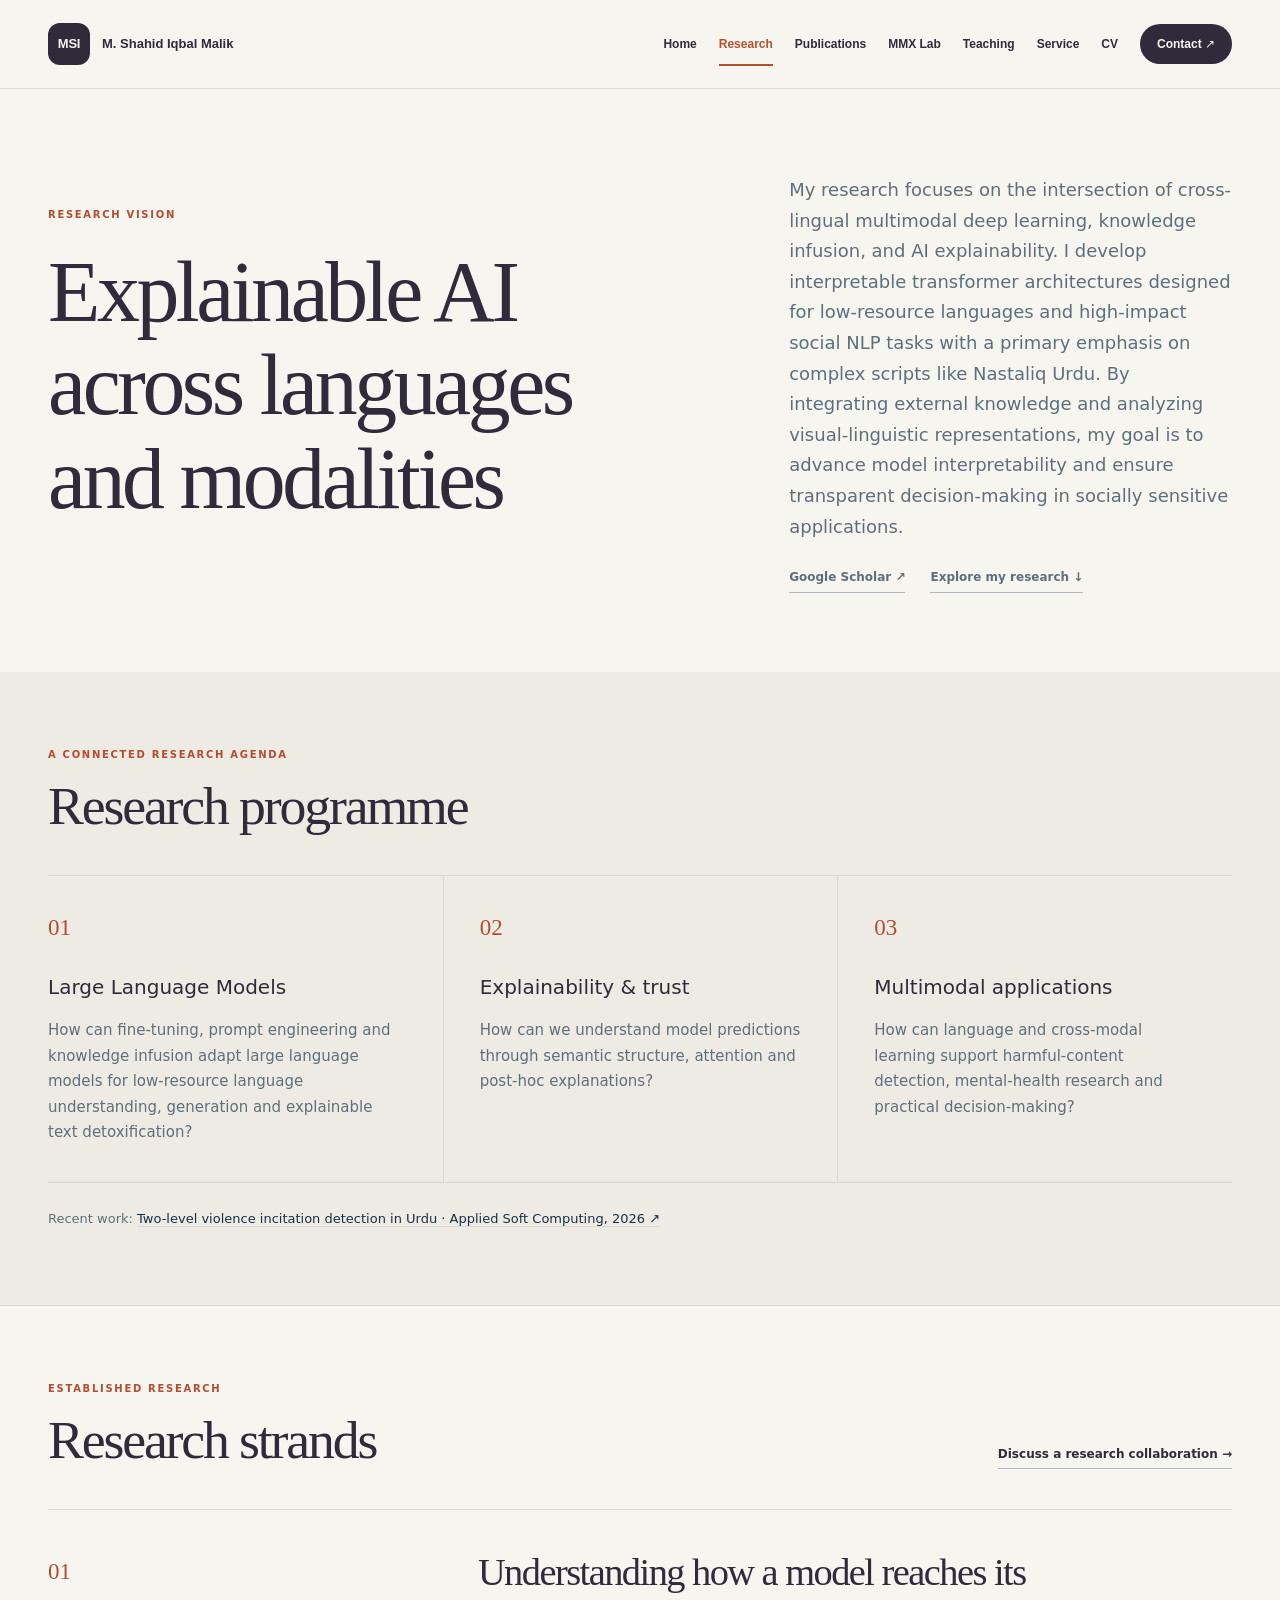
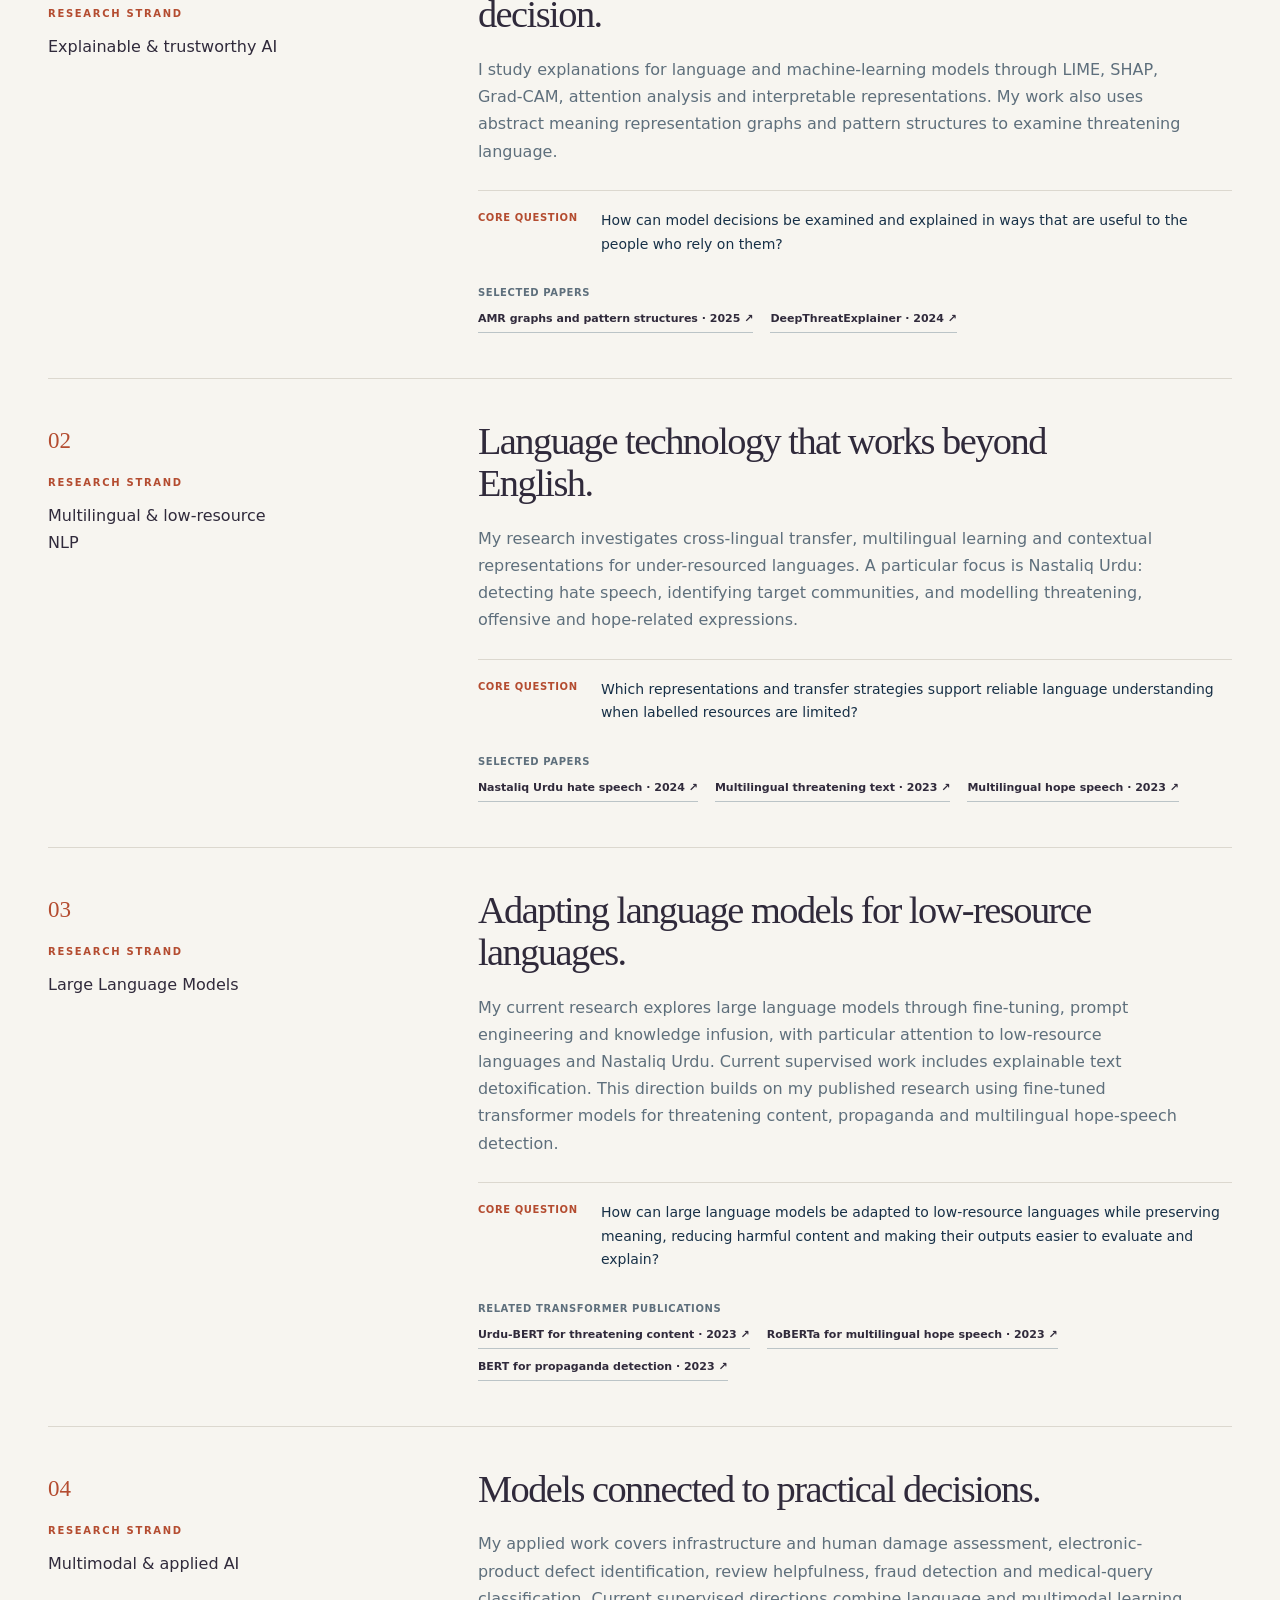
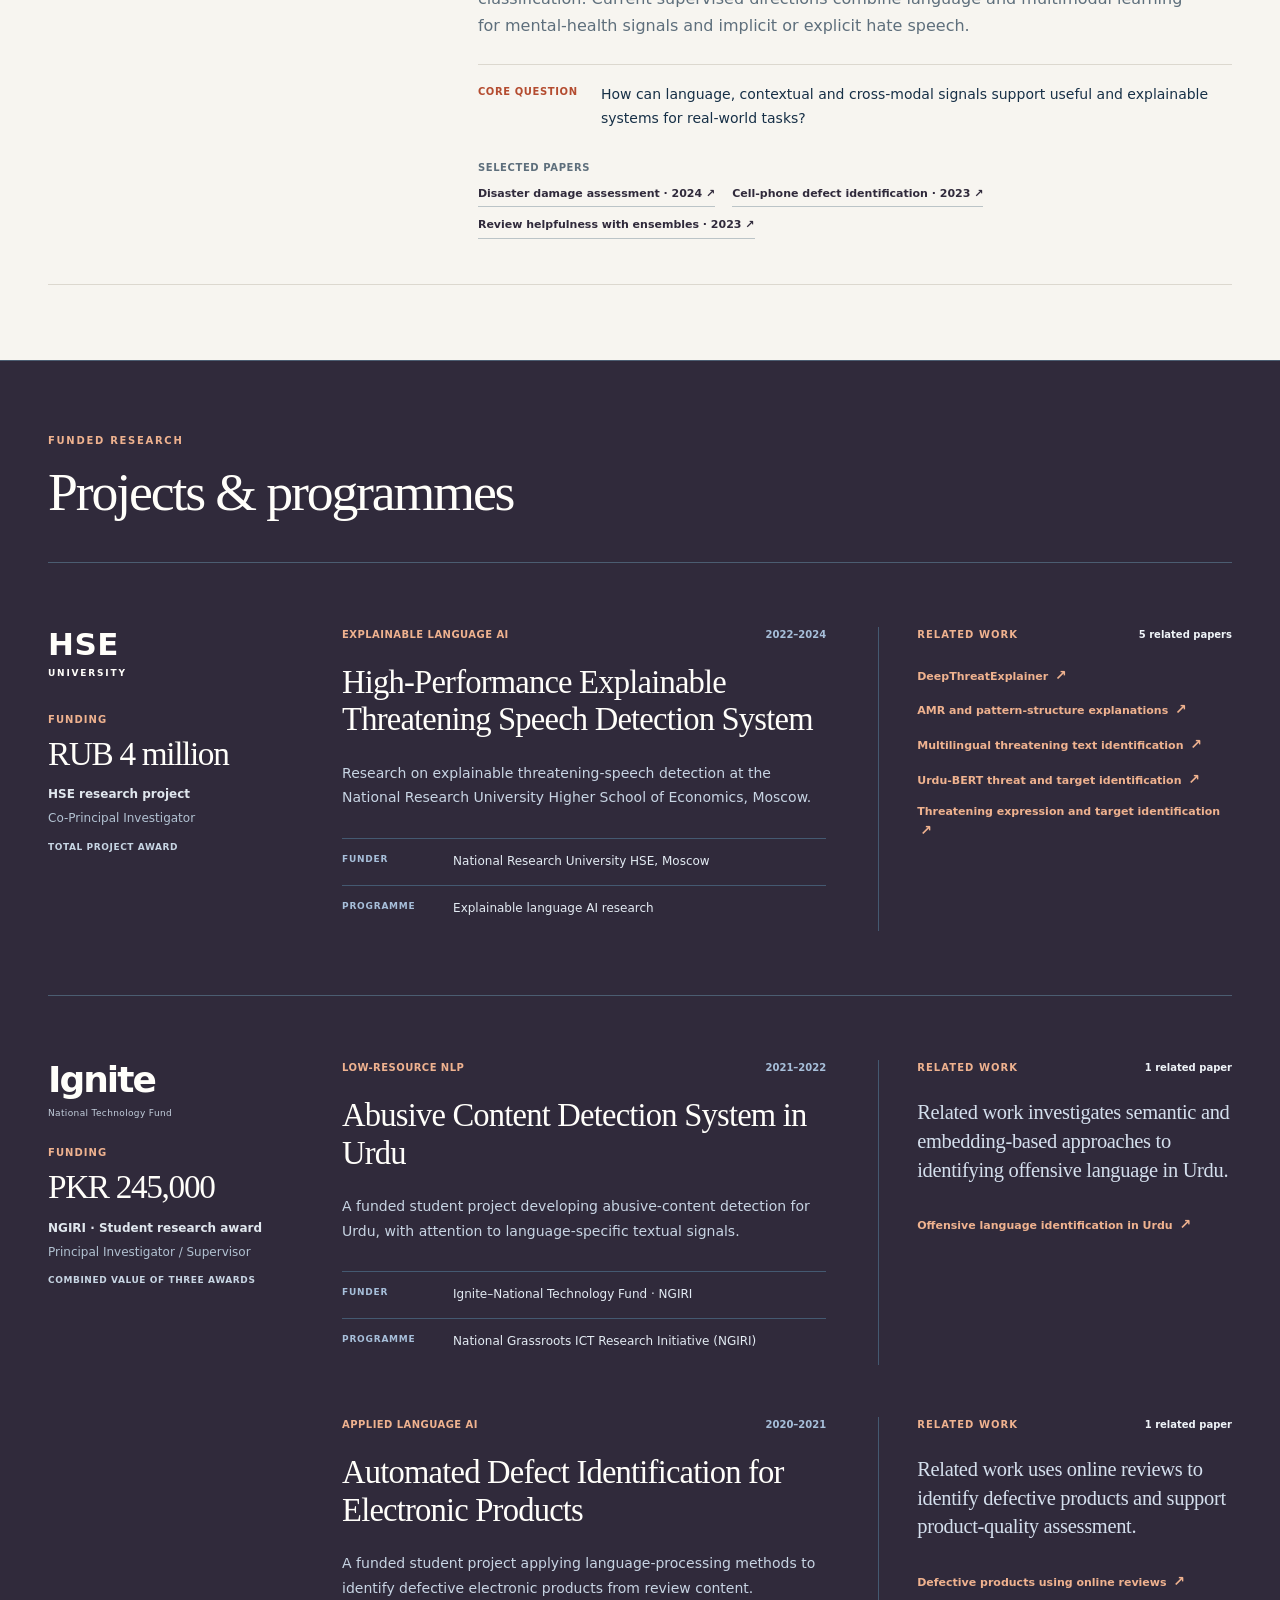
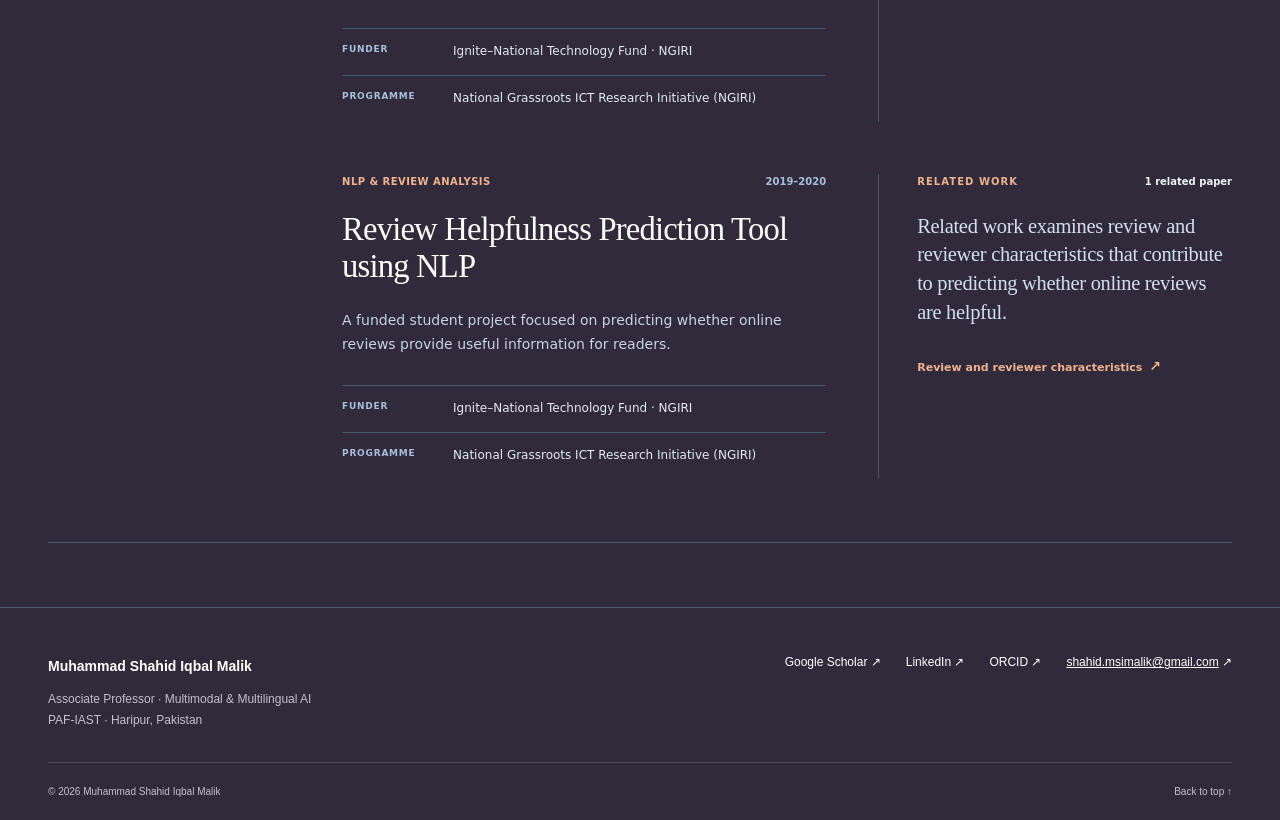
<file: research/index.html>
<!doctype html>
<html lang="en" id="top" data-page="research">
  <head>
    <meta charset="utf-8" />
    <meta name="viewport" content="width=device-width,initial-scale=1" />
    <meta name="theme-color" content="#173047" />
    <meta
      name="description"
      content="Research by Dr. Muhammad Shahid Iqbal Malik: explainable AI, multilingual and low-resource NLP, language models, multimodal learning and funded research at MMX Lab."
    />
    <title>Research | Dr. Muhammad Shahid Iqbal Malik</title>
    <link rel="icon" href="../assets/favicon.svg" type="image/svg+xml" />
    
    
      <link rel="stylesheet" href="../assets/site.css" />
    <script src="../assets/site.js" defer></script>
  </head>
  <body>
    <!-- Save as research/index.html in the existing GitHub Pages website. Styles, filters and Lenis are embedded; no separate assets are required. Content is based on the CV supplied in October 2026 and the supplied MMX Lab description. Publication years follow the CV; linked publisher records may distinguish online and issue years. Research questions and summaries are editorial descriptions. -->
    <a class="skip-link" href="#main">Skip to content</a>
    <header class="site-header">
      <div class="container header-inner">
        <a
          class="brand"
          href="../"
          aria-label="Dr. Muhammad Shahid Iqbal Malik home"
          ><span class="brand-mark" aria-hidden="true">MSI</span
          ><span class="brand-name"
            ><strong>M. Shahid Iqbal Malik</strong></span
          ></a
        ><button
          class="menu-toggle"
          type="button"
          aria-expanded="false"
          aria-controls="main-nav"
          hidden
        >
          Menu <span aria-hidden="true">☰</span>
        </button>
        <nav id="main-nav" aria-label="Main navigation">
          <a href="../">Home</a
          ><a href="../research/" aria-current="page">Research</a
          ><a href="../publications/">Publications</a><a href="../lab/">MMX Lab</a
          ><a href="../teaching/">Teaching</a><a href="../service/">Service</a
          ><a href="../cv/">CV</a
          >
          <a href="mailto:shahid.msimalik@gmail.com" class="nav-contact">Contact ↗</a>
        </nav>
      </div>
    </header>
    <main id="main">
      <section class="hero" aria-labelledby="vision-title">
        <div class="container hero-grid">
          <div>
            <p class="eyebrow">Research vision</p>
            <h1 id="vision-title">
              Explainable AI<br />across languages<br />and modalities
            </h1>
          </div>
          <div class="hero-copy">
            <p>
              My research focuses on the intersection of cross-lingual multimodal deep learning, knowledge infusion, and AI explainability. I develop interpretable transformer architectures designed for low-resource languages and high-impact social NLP tasks with a primary emphasis on complex scripts like Nastaliq Urdu. By integrating external knowledge and analyzing visual-linguistic representations, my goal is to advance model interpretability and ensure transparent decision-making in socially sensitive applications.
            </p>
            <!-- <p>
              I combine transformer architectures, knowledge infusion and
              interpretable representations to study how models work and how
              their decisions can be examined.
            </p> -->
            <div class="hero-links">
              <a
                class="text-link"
                href="https://scholar.google.com/citations?user=S2JLYhMAAAAJ&amp;hl=en"
                target="_blank"
                rel="noopener noreferrer"
                >Google Scholar ↗</a
              ><a class="text-link" href="#strands">Explore my research ↓</a>
            </div>
          </div>
        </div>
      </section>
      <!-- <div class="container">
        <nav class="jump-links" aria-label="On this page">
          <span>On this page</span><a href="#programme">Programme</a
          ><a href="#strands">Research strands</a
          ><a href="#projects">Funded projects</a
          ><a href="#directions">Current directions</a
          ><a href="#publications">Publications</a>
        </nav>
      </div> -->
      <section class="section1" id="programme" aria-labelledby="programme-title">
        <div class="container">
          <div class="section-head">
            <div>
              <p class="eyebrow">A connected research agenda</p>
              <h2 id="programme-title">Research programme</h2>
            </div>
            <!-- <p>
              Language understanding, interpretable modelling and applied
              systems form a connected programme of research.
            </p> -->
          </div>
          <div class="programme">
            <!-- <article>
              <span class="number">01</span>
              <h3>Language & representation</h3>
              <p>
                How can multilingual and cross-lingual models understand
                language when data, scripts and contexts vary?
              </p>
            </article> -->
            <article>
              <span class="number">01</span>
              <h3>Large Language Models</h3>
              <p>
                How can fine-tuning, prompt engineering and knowledge infusion adapt
                large language models for low-resource language understanding,
                generation and explainable text detoxification?
              </p>
            </article>
            <article>
              <span class="number">02</span>
              <h3>Explainability & trust</h3>
              <p>
                How can we understand model predictions through semantic
                structure, attention and post-hoc explanations?
              </p>
            </article>
            <article>
              <span class="number">03</span>
              <h3>Multimodal applications</h3>
              <p>
                How can language and cross-modal learning support
                harmful-content detection, mental-health research and practical
                decision-making?
              </p>
            </article>
          </div>
          <p class="evidence">
            Recent work:
            <a
              href="https://doi.org/10.1016/j.asoc.2026.115679"
              target="_blank"
              rel="noopener noreferrer"
              >Two-level violence incitation detection in Urdu · Applied Soft
              Computing, 2026 <span aria-hidden="true">↗</span></a
            >
          </p>
        </div>
      </section>
      <section
        class="section strands-section"
        id="strands"
        aria-labelledby="strands-title"
      >
        <div class="container">
          <div class="section-head">
            <div>
              <p class="eyebrow">Established research</p>
              <h2 id="strands-title">Research strands</h2>
            </div>
            <a class="text-link" href="mailto:shahid.msimalik@gmail.com"
              >Discuss a research collaboration →</a
            >
          </div>
          <article class="strand">
            <div class="strand-label">
              <span class="number">01</span>
              <p class="eyebrow">Research strand</p>
              <h3>Explainable &amp; trustworthy AI</h3>
            </div>
            <div class="strand-content">
              <h4>Understanding how a model reaches its decision.</h4>
              <p>
                I study explanations for language and machine-learning models
                through LIME, SHAP, Grad-CAM, attention analysis and interpretable
                representations. My work also uses abstract meaning
                representation graphs and pattern structures to examine
                threatening language.
              </p>
              <dl class="question">
                <dt>Core question</dt>
                <dd>
                  How can model decisions be examined and explained in ways that
                  are useful to the people who rely on them?
                </dd>
              </dl>
              <div class="selected-links">
                <span>Selected papers</span
                ><a
                  href="https://doi.org/10.1177/1088467X251330977"
                  target="_blank"
                  rel="noopener noreferrer"
                  >AMR graphs and pattern structures · 2025
                  <span aria-hidden="true">↗</span></a
                ><a
                  href="https://doi.org/10.1007/s13278-024-01389-5"
                  target="_blank"
                  rel="noopener noreferrer"
                  >DeepThreatExplainer · 2024
                  <span aria-hidden="true">↗</span></a
                >
              </div>
            </div>
          </article>
          <article class="strand">
            <div class="strand-label">
              <span class="number">02</span>
              <p class="eyebrow">Research strand</p>
              <h3>Multilingual &amp; low-resource NLP</h3>
            </div>
            <div class="strand-content">
              <h4>Language technology that works beyond English.</h4>
              <p>
                My research investigates cross-lingual transfer, multilingual
                learning and contextual representations for under-resourced
                languages. A particular focus is Nastaliq Urdu: detecting hate
                speech, identifying target communities, and modelling
                threatening, offensive and hope-related expressions.
              </p>
              <dl class="question">
                <dt>Core question</dt>
                <dd>
                  Which representations and transfer strategies support reliable
                  language understanding when labelled resources are limited?
                </dd>
              </dl>
              <div class="selected-links">
                <span>Selected papers</span
                ><a
                  href="https://doi.org/10.1109/ACCESS.2024.3444188"
                  target="_blank"
                  rel="noopener noreferrer"
                  >Nastaliq Urdu hate speech · 2024
                  <span aria-hidden="true">↗</span></a
                ><a
                  href="https://doi.org/10.1109/ACCESS.2023.3320062"
                  target="_blank"
                  rel="noopener noreferrer"
                  >Multilingual threatening text · 2023
                  <span aria-hidden="true">↗</span></a
                ><a
                  href="https://doi.org/10.1016/j.jksuci.2023.101736"
                  target="_blank"
                  rel="noopener noreferrer"
                  >Multilingual hope speech · 2023
                  <span aria-hidden="true">↗</span></a
                >
              </div>
            </div>
          </article>
          <!-- <article class="strand">
            <div class="strand-label">
              <span class="number">03</span>
              <p class="eyebrow">Research strand</p>
              <h3>Language models &amp; social media</h3>
            </div>
            <div class="strand-content">
              <h4>From harmful-content detection to safer language.</h4>
              <p>
                I develop and evaluate transformer-based systems for threatening
                content, violence incitation, propaganda and other social-media
                analytics tasks. Current supervised research extends this work
                to knowledge-infused models, explainable text detoxification and
                multimodal hate-speech detection.
              </p>
              <dl class="question">
                <dt>Core question</dt>
                <dd>
                  How can language models recognise harmful content and its
                  targets while making their reasoning inspectable?
                </dd>
              </dl>
              <div class="selected-links">
                <span>Selected papers</span
                ><a
                  href="https://doi.org/10.1016/j.asoc.2026.115679"
                  target="_blank"
                  rel="noopener noreferrer"
                  >Explainable violence incitation · 2026
                  <span aria-hidden="true">↗</span></a
                ><a
                  href="https://doi.org/10.1016/j.jksuci.2023.101606"
                  target="_blank"
                  rel="noopener noreferrer"
                  >Urdu-BERT and target identification · 2023
                  <span aria-hidden="true">↗</span></a
                ><a
                  href="https://doi.org/10.7717/peerj-cs.1248"
                  target="_blank"
                  rel="noopener noreferrer"
                  >Propaganda detection · 2023
                  <span aria-hidden="true">↗</span></a
                >
              </div>
            </div>
          </article> -->
          <article class="strand">
            <div class="strand-label">
              <span class="number">03</span>
              <p class="eyebrow">Research strand</p>
              <h3>Large Language Models</h3>
            </div>

            <div class="strand-content">
              <h4>Adapting language models for low-resource languages.</h4>

              <p>
                My current research explores large language models through fine-tuning,
                prompt engineering and knowledge infusion, with particular attention
                to low-resource languages and Nastaliq Urdu. Current supervised work
                includes explainable text detoxification. This direction builds on my
                published research using fine-tuned transformer models for threatening
                content, propaganda and multilingual hope-speech detection.
              </p>

              <dl class="question">
                <dt>Core question</dt>
                <dd>
                  How can large language models be adapted to low-resource languages
                  while preserving meaning, reducing harmful content and making their
                  outputs easier to evaluate and explain?
                </dd>
              </dl>

              <div class="selected-links">
                <span>Related transformer publications</span>

                <a
                  href="https://doi.org/10.1016/j.jksuci.2023.101606"
                  target="_blank"
                  rel="noopener noreferrer"
                >
                  Urdu-BERT for threatening content · 2023
                  <span aria-hidden="true">↗</span>
                </a>

                <a
                  href="https://doi.org/10.1016/j.jksuci.2023.101736"
                  target="_blank"
                  rel="noopener noreferrer"
                >
                  RoBERTa for multilingual hope speech · 2023
                  <span aria-hidden="true">↗</span>
                </a>

                <a
                  href="https://doi.org/10.7717/peerj-cs.1248"
                  target="_blank"
                  rel="noopener noreferrer"
                >
                  BERT for propaganda detection · 2023
                  <span aria-hidden="true">↗</span>
                </a>
              </div>
            </div>
          </article>
          <article class="strand">
            <div class="strand-label">
              <span class="number">04</span>
              <p class="eyebrow">Research strand</p>
              <h3>Multimodal &amp; applied AI</h3>
            </div>
            <div class="strand-content">
              <h4>Models connected to practical decisions.</h4>
              <p>
                My applied work covers infrastructure and human damage
                assessment, electronic-product defect identification, review
                helpfulness, fraud detection and medical-query classification.
                Current supervised directions combine language and multimodal
                learning for mental-health signals and implicit or explicit hate
                speech.
              </p>
              <dl class="question">
                <dt>Core question</dt>
                <dd>
                  How can language, contextual and cross-modal signals support
                  useful and explainable systems for real-world tasks?
                </dd>
              </dl>
              <div class="selected-links">
                <span>Selected papers</span
                ><a
                  href="https://doi.org/10.7717/peerj-cs.1859"
                  target="_blank"
                  rel="noopener noreferrer"
                  >Disaster damage assessment · 2024
                  <span aria-hidden="true">↗</span></a
                ><a
                  href="https://doi.org/10.1016/j.eswa.2023.120236"
                  target="_blank"
                  rel="noopener noreferrer"
                  >Cell-phone defect identification · 2023
                  <span aria-hidden="true">↗</span></a
                ><a
                  href="https://doi.org/10.1007/s10115-023-02020-3"
                  target="_blank"
                  rel="noopener noreferrer"
                  >Review helpfulness with ensembles · 2023
                  <span aria-hidden="true">↗</span></a
                >
              </div>
            </div>
          </article>
        </div>
      </section>
      <section
        class="section funding-section"
        id="projects"
        aria-labelledby="projects-title"
      >
        <div class="container">
          <div class="section-head">
            <div>
              <p class="eyebrow">Funded research</p>
              <h2 id="projects-title">Projects & programmes</h2>
            </div>
            <!-- <p>
              Four externally funded projects as PI, supervisor or Co-PI,
              supporting explainable language AI and student-built applications.
            </p> -->
          </div>
          <!-- <div class="funding-totals">
            <div>
              <p>HSE research project</p>
              <strong>RUB 4 million</strong
              ><small>One project · Co-PI · 2022–2024</small>
            </div>
            <div>
              <p>Ignite–NGIRI awards</p>
              <strong>PKR 245,000</strong
              ><small>Combined total · Three awards · 2019–2022</small>
            </div>
          </div> -->
          <div class="funding-rows">
            <article class="funding-row" aria-labelledby="funding-project-1">
              <div class="funding-award">
                <div class="funding-identity">
                  <span class="funding-wordmark funding-wordmark--hse"
                    >HSE <span>UNIVERSITY</span></span
                  >
                </div>
                <p class="funding-label">Funding</p>
                <p class="funding-value">RUB 4 million</p>
                <p class="funding-award-name">HSE research project</p>
                <p class="funding-role">Co-Principal Investigator</p>
                <p class="funding-value-note">Total project award</p>
              </div>
              <div class="funding-details">
                <div class="funding-meta">
                  <span>Explainable language AI</span><span>2022–2024</span>
                </div>
                <h3 id="funding-project-1">
                  High-Performance Explainable Threatening Speech Detection
                  System
                </h3>
                <p class="funding-description">
                  Research on explainable threatening-speech detection at the
                  National Research University Higher School of Economics,
                  Moscow.
                </p>
                <dl class="funding-facts">
                  <div>
                    <dt>Funder</dt>
                    <dd>National Research University HSE, Moscow</dd>
                  </div>
                  <div>
                    <dt>Programme</dt>
                    <dd>Explainable language AI research</dd>
                  </div>
                </dl>
              </div>
              <aside
                class="funding-related"
                aria-label="Related research for High-Performance Explainable Threatening Speech Detection System"
              >
                <div class="funding-related-head">
                  <p class="funding-label">Related work</p>
                  <span>5 related papers</span>
                </div>
                <!-- <p class="funding-related-copy">
                  Research in this area includes DeepThreatExplainer and
                  approaches that use abstract meaning representation graphs and
                  pattern structures to explain threatening-tweet predictions.
                </p> -->
                <div class="funding-related-links">
                  <!-- <a
                    href="https://doi.org/10.1007/s13278-024-01389-5"
                    target="_blank"
                    rel="noopener noreferrer"
                    >DeepThreatExplainer <span aria-hidden="true">↗</span></a
                  ><a
                    href="https://doi.org/10.1177/1088467X251330977"
                    target="_blank"
                    rel="noopener noreferrer"
                    >AMR and pattern-structure explanations
                    <span aria-hidden="true">↗</span></a
                  > -->
                  <a
                    href="https://doi.org/10.1007/s13278-024-01389-5"
                    title="Deepthreatexplainer: a united explainable predictor for threat comments identification on Twitter"
                    target="_blank"
                    rel="noopener noreferrer"
                  >DeepThreatExplainer <span aria-hidden="true">↗</span></a>

                  <a
                    href="https://doi.org/10.1177/1088467X251330977"
                    title="Explainable threatening tweets identification using abstract meaning representation graph and pattern structure approaches"
                    target="_blank"
                    rel="noopener noreferrer"
                  >AMR and pattern-structure explanations <span aria-hidden="true">↗</span></a>

                  <a
                    href="https://doi.org/10.1109/ACCESS.2023.3320062"
                    title="Fine-Tuning Transformer Models Using Transfer Learning for Multilingual Threatening Text Identification"
                    target="_blank"
                    rel="noopener noreferrer"
                  >Multilingual threatening text identification <span aria-hidden="true">↗</span></a>

                  <a
                    href="https://doi.org/10.1016/j.jksuci.2023.101606"
                    title="Contextual Embeddings based on Fine-tuned Urdu-BERT for Urdu threatening content and target identification"
                    target="_blank"
                    rel="noopener noreferrer"
                  >Urdu-BERT threat and target identification <span aria-hidden="true">↗</span></a>

                  <a
                    href="https://doi.org/10.1007/978-3-031-54534-4_1"
                    title="Threatening Expression and Target Identification in Under-Resource Languages Using NLP Techniques"
                    target="_blank"
                    rel="noopener noreferrer"
                  >Threatening expression and target identification <span aria-hidden="true">↗</span></a>
                </div>
              </aside>
            </article>
            <article class="funding-row" aria-labelledby="funding-project-2">
              <div class="funding-award">
                <div class="funding-identity">
                  <span class="funding-wordmark funding-wordmark--ignite"
                    >Ignite<span>National Technology Fund</span></span
                  >
                </div>
                <p class="funding-label">Funding</p>
                <p class="funding-value">PKR 245,000</p>
                <p class="funding-award-name">NGIRI · Student research award</p>
                <p class="funding-role">Principal Investigator / Supervisor</p>
                <p class="funding-value-note">Combined value of three awards</p>
              </div>
              <div class="funding-details">
                <div class="funding-meta">
                  <span>Low-resource NLP</span><span>2021–2022</span>
                </div>
                <h3 id="funding-project-4">
                  Abusive Content Detection System in Urdu
                </h3>
                <p class="funding-description">
                  A funded student project developing abusive-content detection
                  for Urdu, with attention to language-specific textual signals.
                </p>
                <dl class="funding-facts">
                  <div>
                    <dt>Funder</dt>
                    <dd>Ignite–National Technology Fund · NGIRI</dd>
                  </div>
                  <div>
                    <dt>Programme</dt>
                    <dd>National Grassroots ICT Research Initiative (NGIRI)</dd>
                  </div>
                </dl>
              </div>
              <aside
                class="funding-related"
                aria-label="Related research for Abusive Content Detection System in Urdu"
              >
                <div class="funding-related-head">
                  <p class="funding-label">Related work</p>
                  <span>1 related paper</span>
                </div>
                <p class="funding-related-copy">
                  Related work investigates semantic and embedding-based
                  approaches to identifying offensive language in Urdu.
                </p>
                <div class="funding-related-links">
                  <a
                    href="https://doi.org/10.7717/peerj-cs.1169"
                    target="_blank"
                    rel="noopener noreferrer"
                    >Offensive language identification in Urdu
                    <span aria-hidden="true">↗</span></a
                  >
                </div>
              </aside>

              

              <div class="funding-award">
                <!-- <div class="funding-identity">
                  <span class="funding-wordmark funding-wordmark--ignite"
                    >Ignite<span>National Technology Fund</span></span
                  >
                </div> -->
                <!-- <p class="funding-label">Funding</p>
                <p class="funding-value">PKR 245,000</p>
                <p class="funding-award-name">NGIRI · Student research award</p>
                <p class="funding-role">PI / Supervisor</p>
                <p class="funding-value-note">Combined value of three awards</p> -->
              </div>
              <div class="funding-details">
                <div class="funding-meta">
                  <span>Applied language AI</span><span>2020–2021</span>
                </div>
                <h3 id="funding-project-3">
                  Automated Defect Identification for Electronic Products
                </h3>
                <p class="funding-description">
                  A funded student project applying language-processing methods
                  to identify defective electronic products from review content.
                </p>
                <dl class="funding-facts">
                  <div>
                    <dt>Funder</dt>
                    <dd>Ignite–National Technology Fund · NGIRI</dd>
                  </div>
                  <div>
                    <dt>Programme</dt>
                    <dd>National Grassroots ICT Research Initiative (NGIRI)</dd>
                  </div>
                </dl>
              </div>
              <aside
                class="funding-related"
                aria-label="Related research for Automated Defect Identification for Electronic Products"
              >
                <div class="funding-related-head">
                  <p class="funding-label">Related work</p>
                  <span>1 related paper</span>
                </div>
                <p class="funding-related-copy">
                  Related work uses online reviews to identify defective
                  products and support product-quality assessment.
                </p>
                <div class="funding-related-links">
                  <a
                    href="https://doi.org/10.1007/s10660-021-09495-8"
                    target="_blank"
                    rel="noopener noreferrer"
                    >Defective products using online reviews
                    <span aria-hidden="true">↗</span></a
                  >
                </div>
              </aside>

              <div class="funding-award">
                <!-- <div class="funding-identity">
                  <span class="funding-wordmark funding-wordmark--ignite"
                    >Ignite<span>National Technology Fund</span></span
                  >
                </div>
                <p class="funding-label">Funding</p>
                <p class="funding-value">PKR 245,000</p>
                <p class="funding-award-name">NGIRI · Student research award</p>
                <p class="funding-role">Principal Investigator / Supervisor</p>
                <p class="funding-value-note">Combined value of three awards</p> -->
              </div>
              <div class="funding-details">
                <div class="funding-meta">
                  <span>NLP &amp; review analysis</span><span>2019–2020</span>
                </div>
                <h3 id="funding-project-2">
                  Review Helpfulness Prediction Tool using NLP
                </h3>
                <p class="funding-description">
                  A funded student project focused on predicting whether online
                  reviews provide useful information for readers.
                </p>
                <dl class="funding-facts">
                  <div>
                    <dt>Funder</dt>
                    <dd>Ignite–National Technology Fund · NGIRI</dd>
                  </div>
                  <div>
                    <dt>Programme</dt>
                    <dd>National Grassroots ICT Research Initiative (NGIRI)</dd>
                  </div>
                </dl>
              </div>
              <aside
                class="funding-related"
                aria-label="Related research for Review Helpfulness Prediction Tool using NLP"
              >
                <div class="funding-related-head">
                  <p class="funding-label">Related work</p>
                  <span>1 related paper</span>
                </div>
                <p class="funding-related-copy">
                  Related work examines review and reviewer characteristics that
                  contribute to predicting whether online reviews are helpful.
                </p>
                <div class="funding-related-links">
                  <a
                    href="https://doi.org/10.1007/s00500-020-04767-1"
                    target="_blank"
                    rel="noopener noreferrer"
                    >Review and reviewer characteristics
                    <span aria-hidden="true">↗</span></a
                  >
                </div>
              </aside>
              

            </article>

          </div>

        </div>
      </section>

    </main>
    <footer>
      <div class="container footer-grid">
        <div>
          <strong>Muhammad Shahid Iqbal Malik</strong>
          <p>
            Associate Professor · Multimodal & Multilingual AI<br />PAF-IAST · Haripur,
            Pakistan
          </p>
        </div>
        <div>

          <a
            href="https://scholar.google.com/citations?user=S2JLYhMAAAAJ&amp;hl=en"
            target="_blank"
            rel="noopener noreferrer"
            >Google Scholar ↗</a
          >
          <a
            href="https://www.linkedin.com/in/muhammad-shahid-iqbal-malik-b5541316/?isSelfProfile=false"
            target="_blank"
            rel="noopener noreferrer"
            >LinkedIn ↗</a
          >
          <a
            href="https://orcid.org/0000-0001-8396-3344"
            target="_blank"
            rel="noopener noreferrer"
            >ORCID ↗</a
          >

          <a class="email-link" href="mailto:shahid.msimalik@gmail.com"
              ><u>shahid.msimalik@gmail.com</u> <span aria-hidden="true">↗</span></a
            >
        </div>
      </div>
      <div class="container footer-inner">
        <p>© <span id="year">2026</span> Muhammad Shahid Iqbal Malik</p>
        <a href="#top">Back to top ↑</a>
      </div>
    </footer>
    <!-- Lenis, MIT license. Bundled to preserve smooth scrolling without a CDN dependency. -->
    
    
  </body>
</html>
</file>
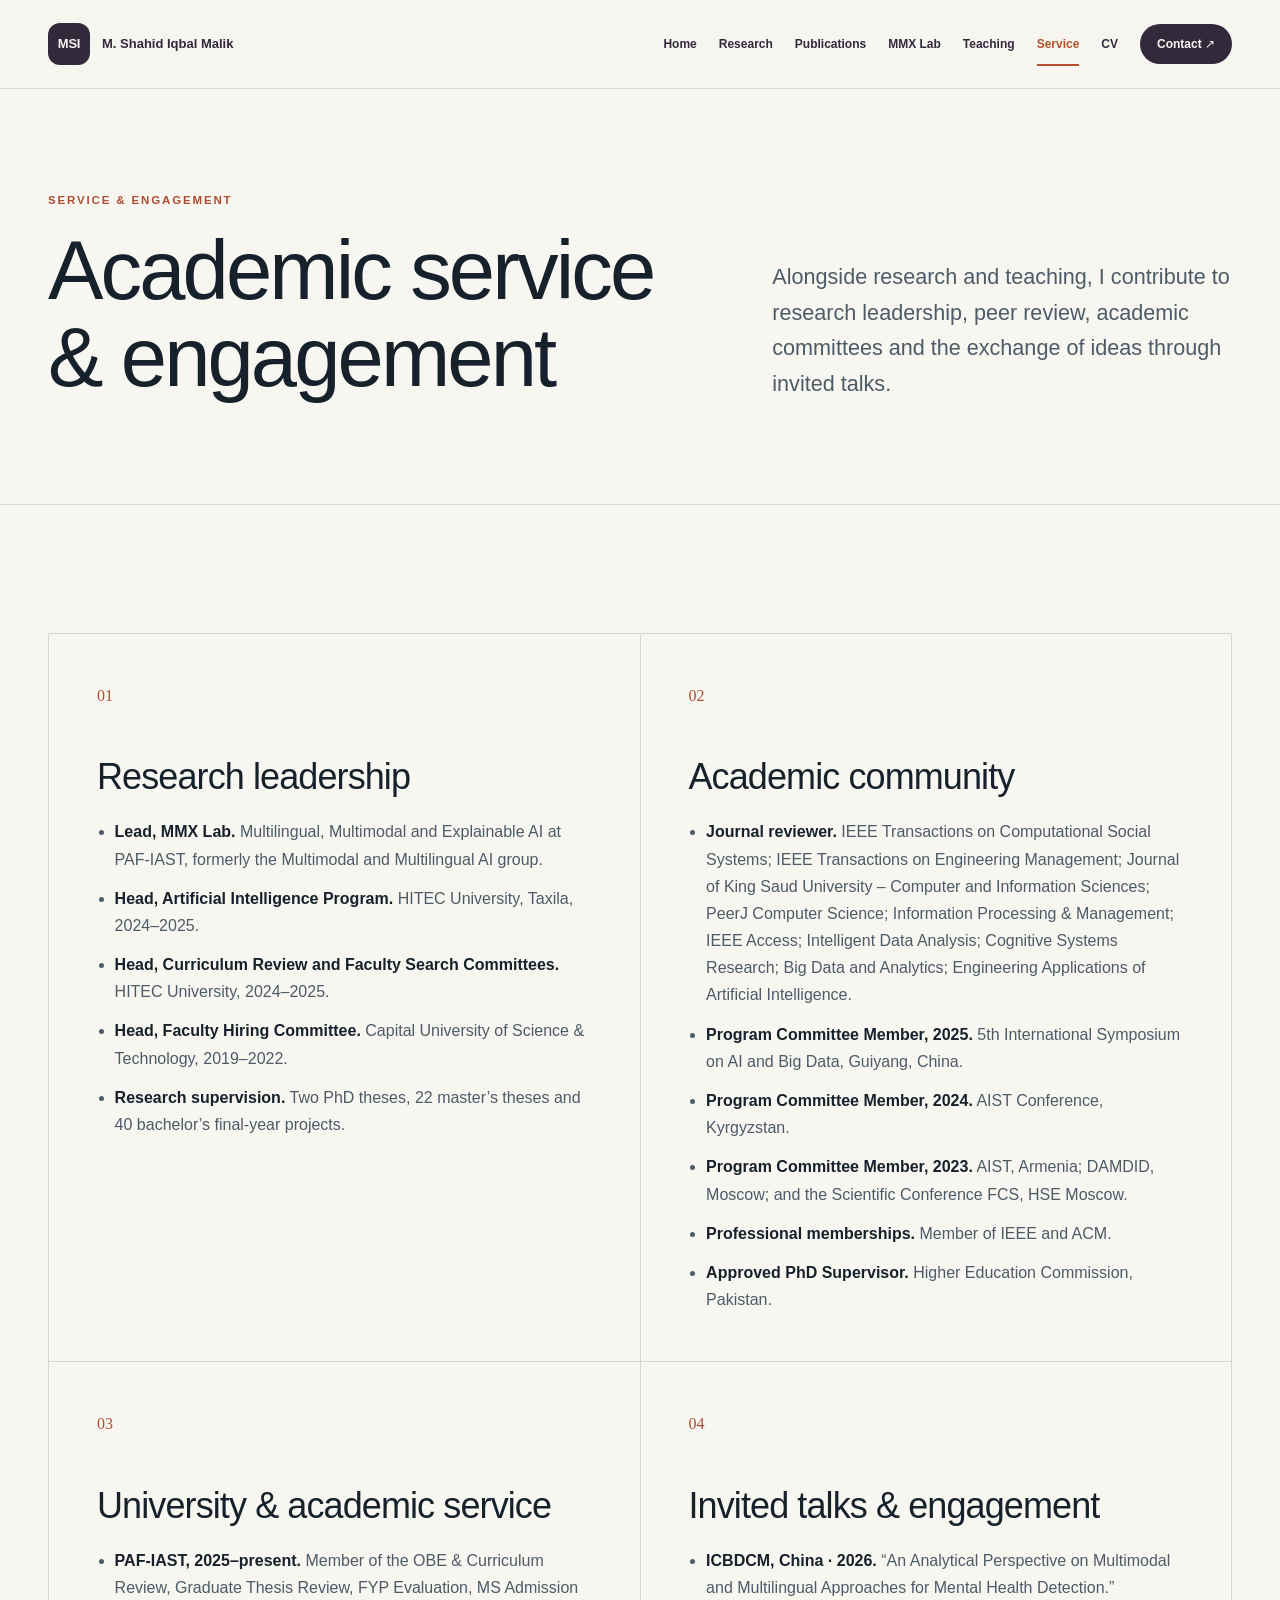
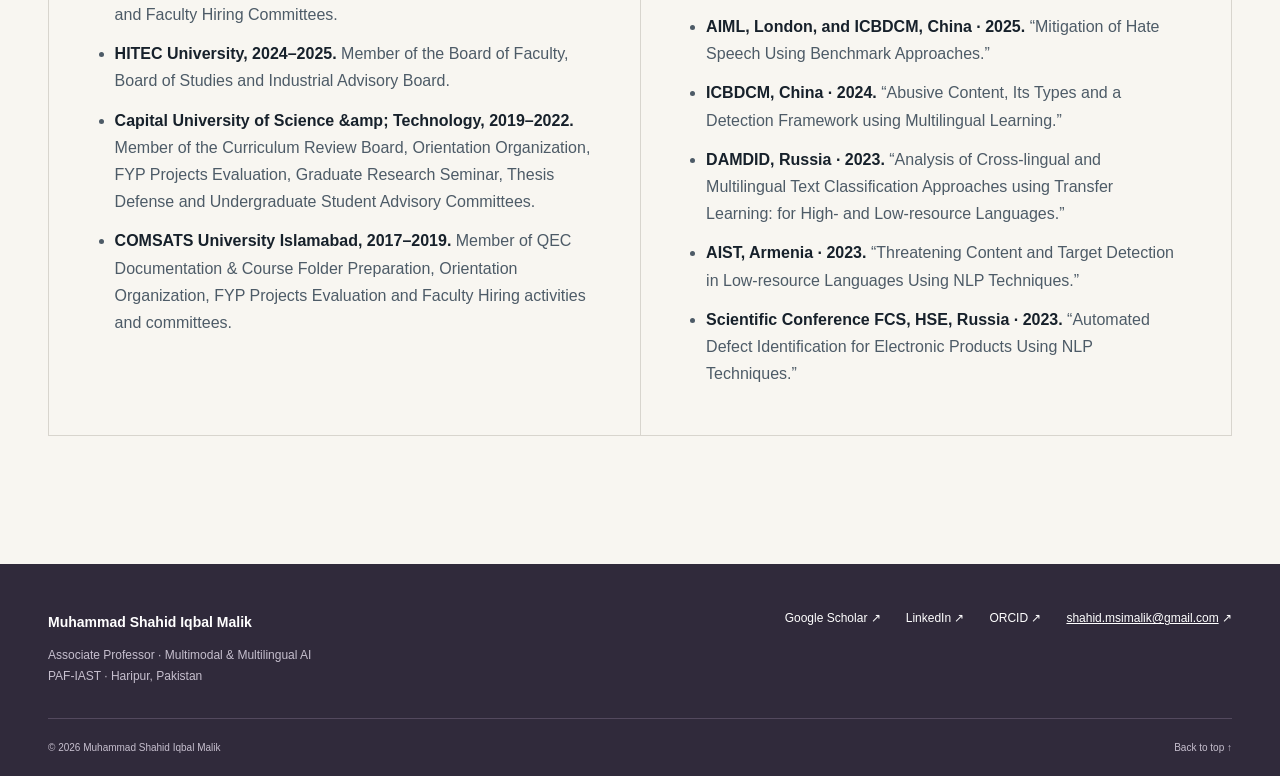
<file: service/index.html>
<!doctype html>

<html lang="en" data-page="service">
  <head>
    <!-- Service page. Save as service/index.html to preserve the existing navigation paths. -->

    <meta charset="UTF-8" />

    <meta name="viewport" content="width=device-width, initial-scale=1" />

    <meta
      name="description"
      content="Personal academic website of Dr. Muhammad Shahid Iqbal Malik, Associate Professor of Computer Science at PAF-IAST. Research, publications, teaching, academic service, CV and contact information."
    />

    <meta name="theme-color" content="#302a3b" />

    <title>Service | Dr. Muhammad Shahid Iqbal Malik</title>

    

    

    

    <link rel="icon" href="../assets/favicon.svg" type="image/svg+xml" />
    
      <link rel="stylesheet" href="../assets/site.css" />
    <script src="../assets/site.js" defer></script>
  </head>

  <body id="top">
    <a class="skip-link" href="#main">Skip to content</a>
    <header class="site-header">
      <div class="container header-inner">
        <a
          class="brand"
          href="../"
          aria-label="Dr. Muhammad Shahid Iqbal Malik home"
          ><span class="brand-mark" aria-hidden="true">MSI</span
          ><span class="brand-name"
            ><strong>M. Shahid Iqbal Malik</strong></span
          ></a
        ><button
          class="menu-toggle"
          type="button"
          aria-expanded="false"
          aria-controls="main-nav"
          hidden
        >
          Menu <span aria-hidden="true">☰</span>
        </button>
        <nav id="main-nav" aria-label="Main navigation">
          <a href="../">Home</a
          ><a href="../research/">Research</a
          ><a href="../publications/">Publications</a><a href="../lab/">MMX Lab</a
          ><a href="../teaching/">Teaching</a><a href="../service/" aria-current="page">Service</a
          ><a href="../cv/">CV</a
          >
          <a href="mailto:shahid.msimalik@gmail.com" class="nav-contact">Contact ↗</a>
        </nav>
      </div>
    </header>

    <main id="main" class="svc-page">
      <section class="svc-hero" aria-labelledby="service-title">
        <div class="container svc-hero-grid">
          <div>
            <p class="svc-eyebrow">Service &amp; engagement</p>
            <h1 id="service-title">Academic service<br />&amp; engagement</h1>
          </div>
          <p class="svc-lead">
            Alongside research and teaching, I contribute to research
            leadership, peer review, academic committees and the exchange of
            ideas through invited talks.
          </p>
        </div>
      </section>
      <section class="svc-section" aria-label="Academic service areas">
        <div class="container svc-grid">
          <article aria-labelledby="service-01">
            <span class="svc-number" aria-hidden="true">01</span>
            <h2 id="service-01">Research leadership</h2>
            <ul>
              <li>
                <strong>Lead, MMX Lab.</strong> Multilingual, Multimodal and
                Explainable AI at PAF-IAST, formerly the Multimodal and
                Multilingual AI group.
              </li>
              <li>
                <strong>Head, Artificial Intelligence Program.</strong> HITEC
                University, Taxila, 2024–2025.
              </li>
              <li>
                <strong
                  >Head, Curriculum Review and Faculty Search
                  Committees.</strong
                >
                HITEC University, 2024–2025.
              </li>
              <li>
                <strong>Head, Faculty Hiring Committee.</strong> Capital
                University of Science &amp; Technology, 2019–2022.
              </li>
              <li>
                <strong>Research supervision.</strong> Two PhD theses, 22
                master’s theses and 40 bachelor’s final-year projects.
              </li>
            </ul>
          </article>
          <article aria-labelledby="service-02">
            <span class="svc-number" aria-hidden="true">02</span>
            <h2 id="service-02">Academic community</h2>
            <ul>
              <li>
                <strong>Journal reviewer.</strong> IEEE Transactions on
                Computational Social Systems; IEEE Transactions on Engineering
                Management; Journal of King Saud University – Computer and
                Information Sciences; PeerJ Computer Science; Information
                Processing &amp; Management; IEEE Access; Intelligent Data
                Analysis; Cognitive Systems Research; Big Data and Analytics;
                Engineering Applications of Artificial Intelligence.
              </li>
              <li>
                <strong>Program Committee Member, 2025.</strong> 5th
                International Symposium on AI and Big Data, Guiyang, China.
              </li>
              <li>
                <strong>Program Committee Member, 2024.</strong> AIST
                Conference, Kyrgyzstan.
              </li>
              <li>
                <strong>Program Committee Member, 2023.</strong> AIST, Armenia;
                DAMDID, Moscow; and the Scientific Conference FCS, HSE Moscow.
              </li>
              <li>
                <strong>Professional memberships.</strong> Member of IEEE and
                ACM.
              </li>
              <li>
                <strong>Approved PhD Supervisor.</strong> Higher Education
                Commission, Pakistan.
              </li>
            </ul>
          </article>
          <article aria-labelledby="service-03">
            <span class="svc-number" aria-hidden="true">03</span>
            <h2 id="service-03">University &amp; academic service</h2>
            <ul>
              <li>
                <strong>PAF-IAST, 2025–present.</strong> Member of the OBE &amp;
                Curriculum Review, Graduate Thesis Review, FYP Evaluation, MS
                Admission and Faculty Hiring Committees.
              </li>
              <li>
                <strong>HITEC University, 2024–2025.</strong> Member of the
                Board of Faculty, Board of Studies and Industrial Advisory
                Board.
              </li>
              <li>
                <strong
                  >Capital University of Science &amp;amp; Technology,
                  2019–2022.</strong
                >
                Member of the Curriculum Review Board, Orientation Organization,
                FYP Projects Evaluation, Graduate Research Seminar, Thesis
                Defense and Undergraduate Student Advisory Committees.
              </li>
              <li>
                <strong>COMSATS University Islamabad, 2017–2019.</strong> Member
                of QEC Documentation &amp; Course Folder Preparation,
                Orientation Organization, FYP Projects Evaluation and Faculty
                Hiring activities and committees.
              </li>
            </ul>
          </article>
          <article aria-labelledby="service-04">
            <span class="svc-number" aria-hidden="true">04</span>
            <h2 id="service-04">Invited talks &amp; engagement</h2>
            <ul>
              <li>
                <strong>ICBDCM, China · 2026.</strong> “An Analytical
                Perspective on Multimodal and Multilingual Approaches for Mental
                Health Detection.”
              </li>
              <li>
                <strong>AIML, London, and ICBDCM, China · 2025.</strong>
                “Mitigation of Hate Speech Using Benchmark Approaches.”
              </li>
              <li>
                <strong>ICBDCM, China · 2024.</strong> “Abusive Content, Its
                Types and a Detection Framework using Multilingual Learning.”
              </li>
              <li>
                <strong>DAMDID, Russia · 2023.</strong> “Analysis of
                Cross-lingual and Multilingual Text Classification Approaches
                using Transfer Learning: for High- and Low-resource Languages.”
              </li>
              <li>
                <strong>AIST, Armenia · 2023.</strong> “Threatening Content and
                Target Detection in Low-resource Languages Using NLP
                Techniques.”
              </li>
              <li>
                <strong>Scientific Conference FCS, HSE, Russia · 2023.</strong>
                “Automated Defect Identification for Electronic Products Using
                NLP Techniques.”
              </li>
            </ul>
          </article>
        </div>
      </section>
    </main>

    <footer>
      <div class="container footer-grid">
        <div>
          <strong>Muhammad Shahid Iqbal Malik</strong>
          <p>
            Associate Professor · Multimodal & Multilingual AI<br />PAF-IAST · Haripur,
            Pakistan
          </p>
        </div>
        <div>

          <a
            href="https://scholar.google.com/citations?user=S2JLYhMAAAAJ&amp;hl=en"
            target="_blank"
            rel="noopener noreferrer"
            >Google Scholar ↗</a
          >
          <a
            href="https://www.linkedin.com/in/muhammad-shahid-iqbal-malik-b5541316/?isSelfProfile=false"
            target="_blank"
            rel="noopener noreferrer"
            >LinkedIn ↗</a
          >
          <a
            href="https://orcid.org/0000-0001-8396-3344"
            target="_blank"
            rel="noopener noreferrer"
            >ORCID ↗</a
          >

          <a class="email-link" href="mailto:shahid.msimalik@gmail.com"
              ><u>shahid.msimalik@gmail.com</u> <span aria-hidden="true">↗</span></a
            >
        </div>
      </div>
      <div class="container footer-inner">
        <p>© <span id="year">2026</span> Muhammad Shahid Iqbal Malik</p>
        <a href="#top">Back to top ↑</a>
      </div>
    </footer>

    
    
  </body>
</html>
</file>
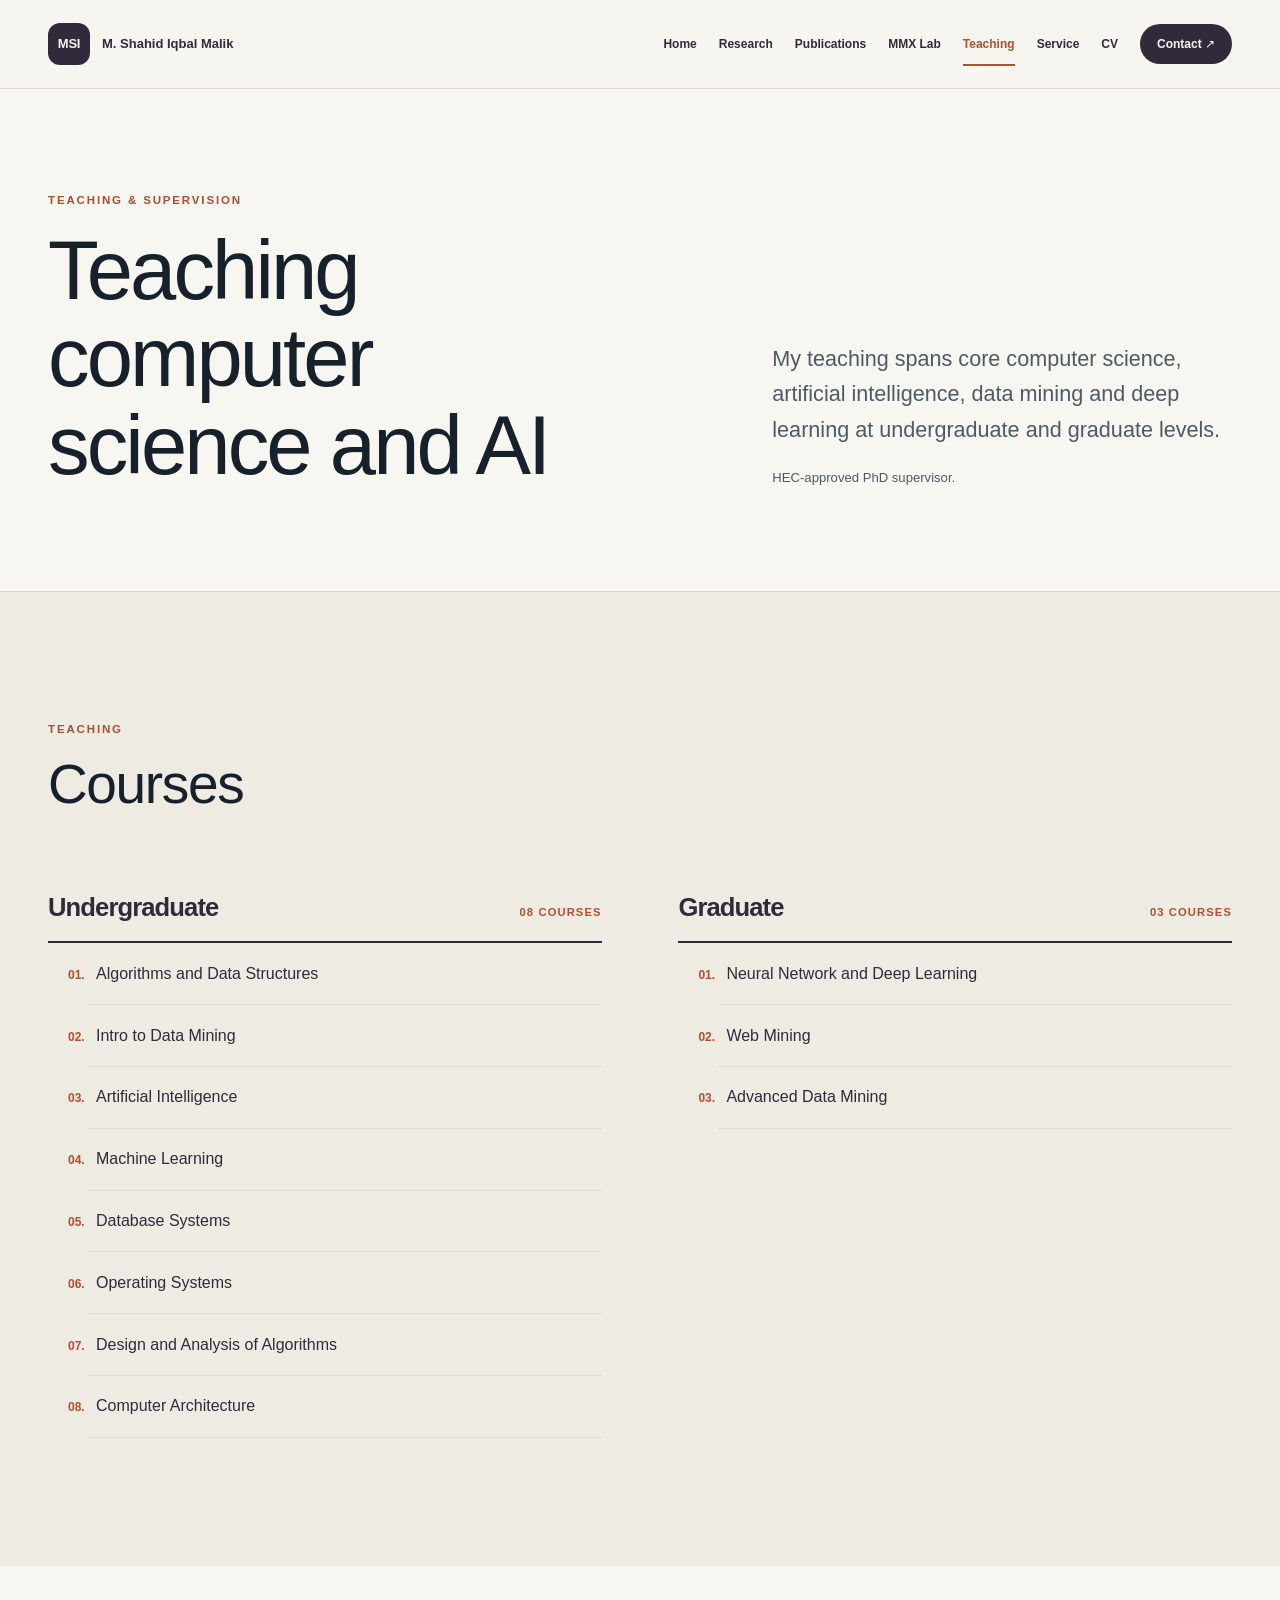
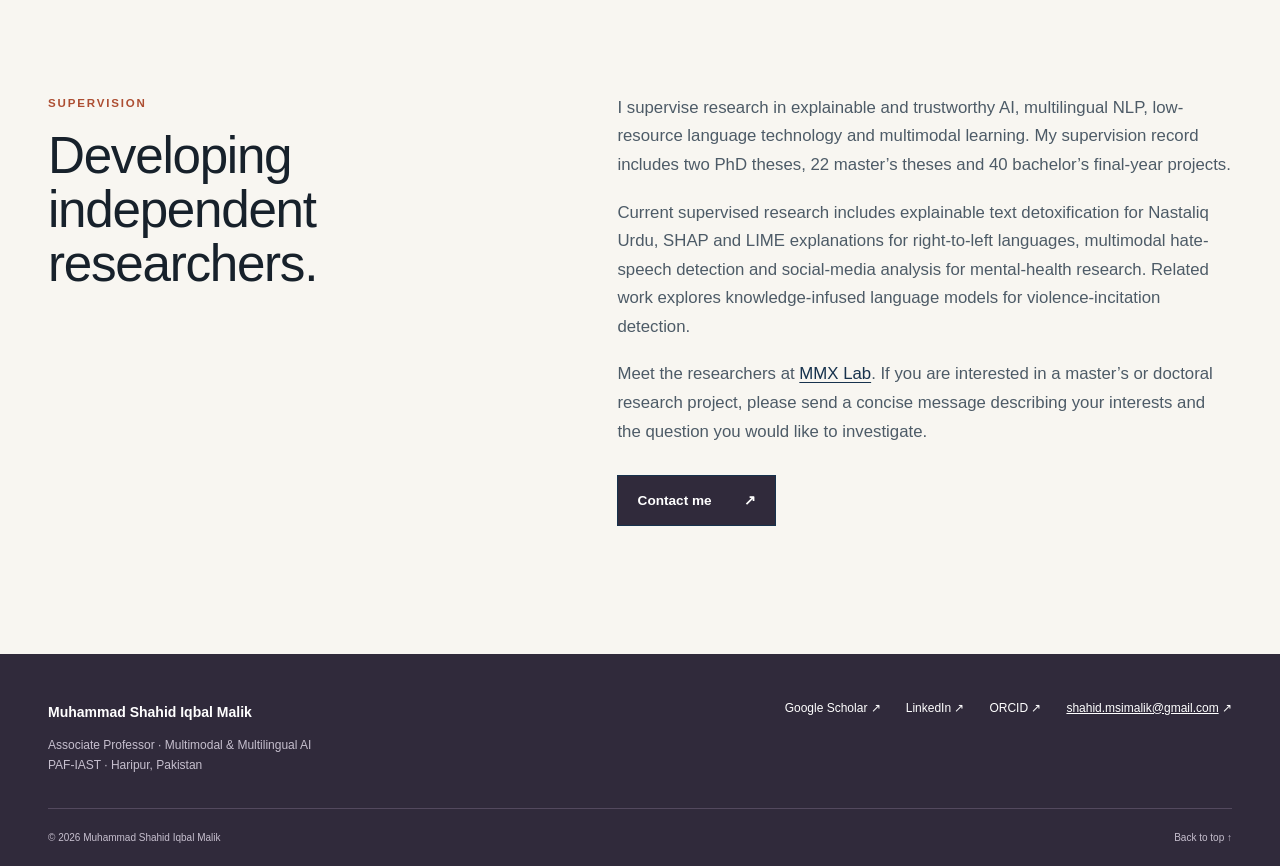
<file: teaching/index.html>
<!doctype html>
<html lang="en" data-page="teaching">
  <head>
    <meta charset="UTF-8" />
    <meta name="viewport" content="width=device-width, initial-scale=1" />
    <meta
      name="description"
      content="Personal academic website of Dr. Muhammad Shahid Iqbal Malik, Associate Professor of Computer Science at PAF-IAST. Research, publications, teaching, academic service, CV and contact information."
    />
    <meta name="theme-color" content="#302a3b" />

    <title>Teaching | Dr. Muhammad Shahid Iqbal Malik</title>

    <link rel="icon" href="../assets/favicon.svg" type="image/svg+xml" />
    <link rel="stylesheet" href="../assets/site.css" />
    <script src="../assets/site.js" defer></script>
  </head>

  <body id="top">
    <a class="skip-link" href="#main">Skip to content</a>

    <header class="site-header">
      <div class="container header-inner">
        <a
          class="brand"
          href="../"
          aria-label="Dr. Muhammad Shahid Iqbal Malik home"
        >
          <span class="brand-mark" aria-hidden="true">MSI</span>
          <span class="brand-name">
            <strong>M. Shahid Iqbal Malik</strong>
          </span>
        </a>

        <button
          class="menu-toggle"
          type="button"
          aria-expanded="false"
          aria-controls="main-nav"
          hidden
        >
          Menu <span aria-hidden="true">☰</span>
        </button>

        <nav id="main-nav" aria-label="Main navigation">
          <a href="../">Home</a>
          <a href="../research/">Research</a>
          <a href="../publications/">Publications</a>
          <a href="../lab/">MMX Lab</a>
          <a href="../teaching/" aria-current="page">Teaching</a>
          <a href="../service/">Service</a>
          <a href="../cv/">CV</a>
          <a href="mailto:shahid.msimalik@gmail.com" class="nav-contact">
            Contact ↗
          </a>
        </nav>
      </div>
    </header>

    <main id="main" class="tch-page">
      <section class="tch-hero" aria-labelledby="teaching-title">
        <div class="container tch-hero-grid">
          <div>
            <p class="tch-eyebrow">Teaching &amp; supervision</p>
            <h1 id="teaching-title">
              Teaching computer<br />science and AI
            </h1>
          </div>

          <div>
            <p class="tch-lead">
              My teaching spans core computer science, artificial intelligence,
              data mining and deep learning at undergraduate and graduate
              levels.
            </p>
            <p class="tch-page-note">HEC-approved PhD supervisor.</p>
          </div>
        </div>
      </section>

<section class="tch-section tch-tint" aria-labelledby="courses-title">
  <div class="container">
    <div class="tch-section-heading">
      <p class="tch-eyebrow">Teaching</p>
      <h2 id="courses-title">Courses</h2>
    </div>

    <div class="tch-course-lists">
      <div class="tch-course-group">
        <div class="tch-course-heading">
          <h3 id="undergraduate-title">Undergraduate</h3>
          <span>08 courses</span>
        </div>

        <ol class="tch-course-list" aria-labelledby="undergraduate-title">
          <li>Algorithms and Data Structures</li>
          <li>Intro to Data Mining</li>
          <li>Artificial Intelligence</li>
          <li>Machine Learning</li>
          <li>Database Systems</li>
          <li>Operating Systems</li>
          <li>Design and Analysis of Algorithms</li>
          <li>Computer Architecture</li>
        </ol>
      </div>

      <div class="tch-course-group">
        <div class="tch-course-heading">
          <h3 id="graduate-title">Graduate</h3>
          <span>03 courses</span>
        </div>

        <ol class="tch-course-list" aria-labelledby="graduate-title">
          <li>Neural Network and Deep Learning</li>
          <li>Web Mining</li>
          <li>Advanced Data Mining</li>
        </ol>
      </div>
    </div>
  </div>
</section>

      <section class="tch-section" aria-labelledby="supervision-title">
        <div class="container tch-callout-grid">
          <div>
            <p class="tch-eyebrow">Supervision</p>
            <h2 id="supervision-title">Developing independent researchers.</h2>
          </div>

          <div class="tch-supervision-copy">
            <p>
              I supervise research in explainable and trustworthy AI,
              multilingual NLP, low-resource language technology and multimodal
              learning. My supervision record includes two PhD theses, 22
              master’s theses and 40 bachelor’s final-year projects.
            </p>
            <p>
              Current supervised research includes explainable text
              detoxification for Nastaliq Urdu, SHAP and LIME explanations for
              right-to-left languages, multimodal hate-speech detection and
              social-media analysis for mental-health research. Related work
              explores knowledge-infused language models for violence-incitation
              detection.
            </p>
            <p>
              Meet the researchers at <a href="../lab/">MMX Lab</a>. If you are
              interested in a master’s or doctoral research project, please send
              a concise message describing your interests and the question you
              would like to investigate.
            </p>
            <a
              class="tch-contact-button"
              href="mailto:shahid.msimalik@gmail.com"
            >
              Contact me <span aria-hidden="true">↗</span>
            </a>
          </div>
        </div>
      </section>
    </main>

    <footer>
      <div class="container footer-grid">
        <div>
          <strong>Muhammad Shahid Iqbal Malik</strong>
          <p>
            Associate Professor · Multimodal &amp; Multilingual AI<br />
            PAF-IAST · Haripur, Pakistan
          </p>
        </div>

        <div>
          <a
            href="https://scholar.google.com/citations?user=S2JLYhMAAAAJ&amp;hl=en"
            target="_blank"
            rel="noopener noreferrer"
          >
            Google Scholar ↗
          </a>
          <a
            href="https://www.linkedin.com/in/muhammad-shahid-iqbal-malik-b5541316/?isSelfProfile=false"
            target="_blank"
            rel="noopener noreferrer"
          >
            LinkedIn ↗
          </a>
          <a
            href="https://orcid.org/0000-0001-8396-3344"
            target="_blank"
            rel="noopener noreferrer"
          >
            ORCID ↗
          </a>
          <a class="email-link" href="mailto:shahid.msimalik@gmail.com">
            <u>shahid.msimalik@gmail.com</u>
            <span aria-hidden="true">↗</span>
          </a>
        </div>
      </div>

      <div class="container footer-inner">
        <p>
          © <span id="year">2026</span> Muhammad Shahid Iqbal Malik
        </p>
        <a href="#top">Back to top ↑</a>
      </div>
    </footer>
  </body>
</html>
</file>
<file: assets/site.css>
/* One stylesheet for the whole website.
   Page conditions preserve the original styles and their source order.
   Navigation and footer always use the home page's visual system. */
:root:where(html:not([data-page="contact"],[data-page="home"],[data-page="lab"],[data-page="research"]), html:not([data-page="contact"],[data-page="home"],[data-page="lab"],[data-page="research"]) *):not(:where(.site-header, .site-header *, body > footer, body > footer *)) {
        --navy: #102740;
        --ink: #142d44;
        --muted: #536577;
        --blue: #175bcc;
        --pale: #eef4fa;
        --line: #d8e2ec;
        --white: #fff;
        --container: 1160px;
      }

:root:where(html:is([data-page="contact"]), html:is([data-page="contact"]) *):not(:where(.site-header, .site-header *, body > footer, body > footer *)) {
        --navy: #102740;
        --ink: #142d44;
        --muted: #536577;
        --blue: #175bcc;
        /* --pale: #eef4fa; */
        --line: #d8e2ec;
        --white: #fff;
        --container: 1160px;
      }

*:where(html:not([data-page="home"],[data-page="lab"],[data-page="research"]), html:not([data-page="home"],[data-page="lab"],[data-page="research"]) *):not(:where(.site-header, .site-header *, body > footer, body > footer *)) {
        box-sizing: border-box;
      }

html:where(html:not([data-page="home"],[data-page="lab"],[data-page="research"]), html:not([data-page="home"],[data-page="lab"],[data-page="research"]) *):not(:where(.site-header, .site-header *, body > footer, body > footer *)) {
        scroll-behavior: smooth;
        scroll-padding-top: 110px;
      }

body:where(html:not([data-page="home"],[data-page="lab"],[data-page="research"]), html:not([data-page="home"],[data-page="lab"],[data-page="research"]) *):not(:where(.site-header, .site-header *, body > footer, body > footer *)) {
        margin: 0;
        color: var(--ink);
        background: var(--white);
        font:
          16px/1.65 system-ui,
          -apple-system,
          BlinkMacSystemFont,
          "Segoe UI",
          sans-serif;
      }

a:where(html:not([data-page="home"],[data-page="lab"],[data-page="research"]), html:not([data-page="home"],[data-page="lab"],[data-page="research"]) *):not(:where(.site-header, .site-header *, body > footer, body > footer *)) {
        color: inherit;
        text-decoration: none;
      }

a:hover:where(html:not([data-page="home"],[data-page="lab"],[data-page="research"]), html:not([data-page="home"],[data-page="lab"],[data-page="research"]) *):not(:where(.site-header, .site-header *, body > footer, body > footer *)) {
        color: var(--blue);
      }

a:focus-visible:where(html:not([data-page="home"],[data-page="lab"],[data-page="research"]), html:not([data-page="home"],[data-page="lab"],[data-page="research"]) *):not(:where(.site-header, .site-header *, body > footer, body > footer *)),
button:focus-visible:where(html:not([data-page="home"],[data-page="lab"],[data-page="research"]), html:not([data-page="home"],[data-page="lab"],[data-page="research"]) *):not(:where(.site-header, .site-header *, body > footer, body > footer *)) {
        outline: 3px solid #377bee;
        outline-offset: 5px;
      }

button:where(html:not([data-page="home"],[data-page="lab"],[data-page="research"]), html:not([data-page="home"],[data-page="lab"],[data-page="research"]) *):not(:where(.site-header, .site-header *, body > footer, body > footer *)) {
        font: inherit;
      }

img:where(html:not([data-page="home"],[data-page="lab"],[data-page="research"]), html:not([data-page="home"],[data-page="lab"],[data-page="research"]) *):not(:where(.site-header, .site-header *, body > footer, body > footer *)) {
        max-width: 100%;
        display: block;
      }

h1:where(html:not([data-page="home"],[data-page="lab"],[data-page="research"]), html:not([data-page="home"],[data-page="lab"],[data-page="research"]) *):not(:where(.site-header, .site-header *, body > footer, body > footer *)),
h2:where(html:not([data-page="home"],[data-page="lab"],[data-page="research"]), html:not([data-page="home"],[data-page="lab"],[data-page="research"]) *):not(:where(.site-header, .site-header *, body > footer, body > footer *)),
h3:where(html:not([data-page="home"],[data-page="lab"],[data-page="research"]), html:not([data-page="home"],[data-page="lab"],[data-page="research"]) *):not(:where(.site-header, .site-header *, body > footer, body > footer *)),
p:where(html:not([data-page="home"],[data-page="lab"],[data-page="research"]), html:not([data-page="home"],[data-page="lab"],[data-page="research"]) *):not(:where(.site-header, .site-header *, body > footer, body > footer *)) {
        margin: 0;
      }

h1:where(html:not([data-page="home"],[data-page="lab"],[data-page="research"]), html:not([data-page="home"],[data-page="lab"],[data-page="research"]) *):not(:where(.site-header, .site-header *, body > footer, body > footer *)),
h2:where(html:not([data-page="home"],[data-page="lab"],[data-page="research"]), html:not([data-page="home"],[data-page="lab"],[data-page="research"]) *):not(:where(.site-header, .site-header *, body > footer, body > footer *)) {
        font-family: Georgia, "Times New Roman", serif;
        font-weight: 400;
      }

h2:where(html:not([data-page="home"],[data-page="lab"],[data-page="research"]), html:not([data-page="home"],[data-page="lab"],[data-page="research"]) *):not(:where(.site-header, .site-header *, body > footer, body > footer *)) {
        font-size: clamp(2rem, 4vw, 3.15rem);
        line-height: 1.12;
        letter-spacing: -0.035em;
      }

h3:where(html:not([data-page="home"],[data-page="lab"],[data-page="research"]), html:not([data-page="home"],[data-page="lab"],[data-page="research"]) *):not(:where(.site-header, .site-header *, body > footer, body > footer *)) {
        font-size: 1.22rem;
        line-height: 1.35;
      }

p + p:where(html:not([data-page="home"],[data-page="lab"],[data-page="research"]), html:not([data-page="home"],[data-page="lab"],[data-page="research"]) *):not(:where(.site-header, .site-header *, body > footer, body > footer *)) {
        margin-top: 1rem;
      }

.container:where(html:not([data-page="home"],[data-page="lab"],[data-page="research"]), html:not([data-page="home"],[data-page="lab"],[data-page="research"]) *):not(:where(.site-header, .site-header *, body > footer, body > footer *)) {
        width: min(var(--container), calc(100% - 72px));
        margin-inline: auto;
      }

.skip-link:where(html:not([data-page="home"],[data-page="lab"],[data-page="research"]), html:not([data-page="home"],[data-page="lab"],[data-page="research"]) *):not(:where(.site-header, .site-header *, body > footer, body > footer *)) {
        position: fixed;
        left: 16px;
        top: -80px;
        background: white;
        padding: 12px;
        z-index: 100;
      }

.skip-link:focus:where(html:not([data-page="home"],[data-page="lab"],[data-page="research"]), html:not([data-page="home"],[data-page="lab"],[data-page="research"]) *):not(:where(.site-header, .site-header *, body > footer, body > footer *)) {
        top: 12px;
      }

.site-header:where(html:not([data-page="home"],[data-page="lab"],[data-page="research"]), html:not([data-page="home"],[data-page="lab"],[data-page="research"]) *):not(:where(.site-header, .site-header *, body > footer, body > footer *)) {
        position: sticky;
        top: 0;
        z-index: 20;
        border-bottom: 1px solid var(--line);
        background: rgba(255, 255, 255, 0.97);
      }

.header-inner:where(html:not([data-page="home"],[data-page="lab"],[data-page="research"]), html:not([data-page="home"],[data-page="lab"],[data-page="research"]) *):not(:where(.site-header, .site-header *, body > footer, body > footer *)) {
        min-height: 96px;
        display: flex;
        align-items: center;
        justify-content: space-between;
        gap: 30px;
      }

.brand:where(html:not([data-page="home"],[data-page="lab"],[data-page="research"]), html:not([data-page="home"],[data-page="lab"],[data-page="research"]) *):not(:where(.site-header, .site-header *, body > footer, body > footer *)) {
        display: flex;
        align-items: center;
        gap: 14px;
      }

.brand-mark:where(html:not([data-page="home"],[data-page="lab"],[data-page="research"]), html:not([data-page="home"],[data-page="lab"],[data-page="research"]) *):not(:where(.site-header, .site-header *, body > footer, body > footer *)) {
        font-size: 1.3rem;
        font-weight: 750;
        letter-spacing: -0.07em;
        border: 1px solid #b8c9db;
        display: grid;
        grid-auto-flow: column;
        align-items: center;
        padding: 6px 9px;
        height: 46px;
      }

.brand-mark span:where(html:not([data-page="home"],[data-page="lab"],[data-page="research"]), html:not([data-page="home"],[data-page="lab"],[data-page="research"]) *):not(:where(.site-header, .site-header *, body > footer, body > footer *)) {
        color: var(--blue);
        margin: 0 3px;
        font-weight: 400;
      }

.brand-name:where(html:not([data-page="home"],[data-page="lab"],[data-page="research"]), html:not([data-page="home"],[data-page="lab"],[data-page="research"]) *):not(:where(.site-header, .site-header *, body > footer, body > footer *)) {
        font-size: 0.86rem;
        line-height: 1.35;
      }

.brand-name strong:where(html:not([data-page="home"],[data-page="lab"],[data-page="research"]), html:not([data-page="home"],[data-page="lab"],[data-page="research"]) *):not(:where(.site-header, .site-header *, body > footer, body > footer *)) {
        font-weight: 650;
      }

nav:where(html:not([data-page="home"],[data-page="lab"],[data-page="research"]), html:not([data-page="home"],[data-page="lab"],[data-page="research"]) *):not(:where(.site-header, .site-header *, body > footer, body > footer *)) {
        display: flex;
        align-items: center;
        gap: 27px;
        font-size: 0.9rem;
        font-weight: 550;
      }

nav a:where(html:not([data-page="home"],[data-page="lab"],[data-page="research"]), html:not([data-page="home"],[data-page="lab"],[data-page="research"]) *):not(:where(.site-header, .site-header *, body > footer, body > footer *)) {
        padding: 10px 0;
        white-space: nowrap;
      }

nav a[aria-current="location"]:where(html:is([data-page="collaborate"],[data-page="contact"],[data-page="publications"]), html:is([data-page="collaborate"],[data-page="contact"],[data-page="publications"]) *):not(:where(.site-header, .site-header *, body > footer, body > footer *)) {
        color: var(--blue);
        box-shadow: 0 2px var(--blue);
      }

nav a[aria-current="page"]:where(html:is([data-page="cv"],[data-page="service"],[data-page="teaching"]), html:is([data-page="cv"],[data-page="service"],[data-page="teaching"]) *):not(:where(.site-header, .site-header *, body > footer, body > footer *)) {
        color: var(--blue);

        box-shadow: 0 2px var(--blue);
      }

.nav-contact:where(html:not([data-page="home"],[data-page="lab"],[data-page="research"]), html:not([data-page="home"],[data-page="lab"],[data-page="research"]) *):not(:where(.site-header, .site-header *, body > footer, body > footer *)) {
        border-left: 1px solid var(--line);
        padding-left: 25px;
      }

button[hidden]:where(html:not([data-page="home"],[data-page="lab"],[data-page="research"]), html:not([data-page="home"],[data-page="lab"],[data-page="research"]) *):not(:where(.site-header, .site-header *, body > footer, body > footer *)) {
        display: none;
      }

.menu-toggle:where(html:not([data-page="home"],[data-page="lab"],[data-page="research"]), html:not([data-page="home"],[data-page="lab"],[data-page="research"]) *):not(:where(.site-header, .site-header *, body > footer, body > footer *)) {
        background: transparent;
        border: 1px solid var(--line);
        padding: 8px 12px;
        color: var(--ink);
      }

.hero:where(html:not([data-page="contact"],[data-page="home"],[data-page="lab"],[data-page="research"]), html:not([data-page="contact"],[data-page="home"],[data-page="lab"],[data-page="research"]) *):not(:where(.site-header, .site-header *, body > footer, body > footer *)) {
        background: var(--pale);
        overflow: hidden;
      }

.hero:where(html:is([data-page="contact"]), html:is([data-page="contact"]) *):not(:where(.site-header, .site-header *, body > footer, body > footer *)) {
        /* background: var(--pale); */
        overflow: hidden;
      }

.hero-grid:where(html:not([data-page="home"],[data-page="lab"],[data-page="research"]), html:not([data-page="home"],[data-page="lab"],[data-page="research"]) *):not(:where(.site-header, .site-header *, body > footer, body > footer *)) {
        display: grid;
        grid-template-columns: 1.4fr 0.75fr;
        gap: 100px;
        padding-block: 75px 60px;
        align-items: center;
      }

.eyebrow:where(html:not([data-page="cv"],[data-page="home"],[data-page="lab"],[data-page="research"]), html:not([data-page="cv"],[data-page="home"],[data-page="lab"],[data-page="research"]) *):not(:where(.site-header, .site-header *, body > footer, body > footer *)) {
        font-size: 0.76rem;
        letter-spacing: 0.16em;
        text-transform: uppercase;
        font-weight: 650;
        color: var(--blue);
        margin-bottom: 25px;
      }

.eyebrow:where(html:is([data-page="cv"]), html:is([data-page="cv"]) *):not(:where(.site-header, .site-header *, body > footer, body > footer *)) {
        font-size: 0.76rem;

        letter-spacing: 0.16em;

        text-transform: uppercase;

        font-weight: 650;

        color: white;

        margin-bottom: 25px;
      }

h1:where(html:not([data-page="home"],[data-page="lab"],[data-page="research"]), html:not([data-page="home"],[data-page="lab"],[data-page="research"]) *):not(:where(.site-header, .site-header *, body > footer, body > footer *)) {
        font-size: clamp(3rem, 5.3vw, 4.6rem);
        letter-spacing: -0.05em;
        line-height: 1.07;
      }

h1 em:where(html:not([data-page="home"],[data-page="lab"],[data-page="research"]), html:not([data-page="home"],[data-page="lab"],[data-page="research"]) *):not(:where(.site-header, .site-header *, body > footer, body > footer *)) {
        color: var(--blue);
        font-weight: 400;
      }

.title-dot:where(html:not([data-page="home"],[data-page="lab"],[data-page="research"]), html:not([data-page="home"],[data-page="lab"],[data-page="research"]) *):not(:where(.site-header, .site-header *, body > footer, body > footer *)) {
        color: var(--blue);
      }

.hero-intro:where(html:not([data-page="home"],[data-page="lab"],[data-page="research"]), html:not([data-page="home"],[data-page="lab"],[data-page="research"]) *):not(:where(.site-header, .site-header *, body > footer, body > footer *)) {
        font-size: 1.2rem;
        line-height: 1.5;
        margin-top: 28px;
      }

.hero-description:where(html:not([data-page="home"],[data-page="lab"],[data-page="research"]), html:not([data-page="home"],[data-page="lab"],[data-page="research"]) *):not(:where(.site-header, .site-header *, body > footer, body > footer *)) {
        font-size: 1rem;
        color: var(--muted);
        max-width: 560px;
        margin-top: 18px;
      }

.hero-actions:where(html:not([data-page="home"],[data-page="lab"],[data-page="research"]), html:not([data-page="home"],[data-page="lab"],[data-page="research"]) *):not(:where(.site-header, .site-header *, body > footer, body > footer *)) {
        display: flex;
        align-items: center;
        gap: 26px;
        margin-top: 30px;
        flex-wrap: wrap;
      }

.button:where(html:not([data-page="home"],[data-page="lab"],[data-page="research"]), html:not([data-page="home"],[data-page="lab"],[data-page="research"]) *):not(:where(.site-header, .site-header *, body > footer, body > footer *)) {
        display: inline-flex;
        align-items: center;
        gap: 24px;
        background: var(--blue);
        color: white;
        padding: 13px 19px;
        font-size: 0.9rem;
        font-weight: 550;
        border: 1px solid var(--blue);
        transition: background 0.18s;
      }

.button:hover:where(html:not([data-page="home"],[data-page="lab"],[data-page="research"]), html:not([data-page="home"],[data-page="lab"],[data-page="research"]) *):not(:where(.site-header, .site-header *, body > footer, body > footer *)) {
        background: var(--navy);
        color: white;
      }

.text-link:where(html:not([data-page="home"],[data-page="lab"],[data-page="research"]), html:not([data-page="home"],[data-page="lab"],[data-page="research"]) *):not(:where(.site-header, .site-header *, body > footer, body > footer *)) {
        display: inline-block;
        font-size: 0.9rem;
        font-weight: 600;
        border-bottom: 1px solid #9ab1cb;
        padding-block: 4px;
      }

.lead-portrait:where(html:not([data-page="home"],[data-page="lab"],[data-page="research"]), html:not([data-page="home"],[data-page="lab"],[data-page="research"]) *):not(:where(.site-header, .site-header *, body > footer, body > footer *)) {
        margin: 0;
        max-width: 350px;
      }

.portrait-frame:where(html:not([data-page="home"],[data-page="lab"],[data-page="research"]), html:not([data-page="home"],[data-page="lab"],[data-page="research"]) *):not(:where(.site-header, .site-header *, body > footer, body > footer *)) {
        position: relative;
        border-radius: 2px;
        overflow: hidden;
        background: #dce4e9;
      }

.portrait-frame img:where(html:not([data-page="home"],[data-page="lab"],[data-page="research"]), html:not([data-page="home"],[data-page="lab"],[data-page="research"]) *):not(:where(.site-header, .site-header *, body > footer, body > footer *)) {
        width: 100%;
        height: auto;
        aspect-ratio: 538/650;
        object-fit: cover;
        object-position: 50% 24%;
      }

.portrait-label:where(html:not([data-page="home"],[data-page="lab"],[data-page="research"]), html:not([data-page="home"],[data-page="lab"],[data-page="research"]) *):not(:where(.site-header, .site-header *, body > footer, body > footer *)) {
        position: absolute;
        left: 0;
        bottom: 0;
        background: var(--navy);
        color: white;
        padding: 9px 17px;
        font-size: 0.7rem;
        letter-spacing: 0.16em;
      }

.lead-portrait figcaption:where(html:not([data-page="home"],[data-page="lab"],[data-page="research"]), html:not([data-page="home"],[data-page="lab"],[data-page="research"]) *):not(:where(.site-header, .site-header *, body > footer, body > footer *)) {
        margin-top: 18px;
      }

.lead-portrait figcaption a:where(html:not([data-page="home"],[data-page="lab"],[data-page="research"]), html:not([data-page="home"],[data-page="lab"],[data-page="research"]) *):not(:where(.site-header, .site-header *, body > footer, body > footer *)) {
        font-size: 1rem;
        font-weight: 650;
      }

.lead-portrait figcaption p:where(html:not([data-page="home"],[data-page="lab"],[data-page="research"]), html:not([data-page="home"],[data-page="lab"],[data-page="research"]) *):not(:where(.site-header, .site-header *, body > footer, body > footer *)) {
        color: var(--muted);
        font-size: 0.84rem;
        line-height: 1.6;
        margin: 5px 0 0;
      }

.hero-foot:where(html:not([data-page="home"],[data-page="lab"],[data-page="research"]), html:not([data-page="home"],[data-page="lab"],[data-page="research"]) *):not(:where(.site-header, .site-header *, body > footer, body > footer *)) {
        display: flex;
        justify-content: space-between;
        gap: 15px;
        border-top: 1px solid #cbd8e7;
        padding-block: 21px;
        font-size: 0.7rem;
        letter-spacing: 0.18em;
        color: var(--muted);
      }

.section:where(html:not([data-page="home"],[data-page="lab"],[data-page="research"]), html:not([data-page="home"],[data-page="lab"],[data-page="research"]) *):not(:where(.site-header, .site-header *, body > footer, body > footer *)) {
        padding-block: 90px;
      }

.section-heading:where(html:not([data-page="home"],[data-page="lab"],[data-page="research"]), html:not([data-page="home"],[data-page="lab"],[data-page="research"]) *):not(:where(.site-header, .site-header *, body > footer, body > footer *)) {
        display: grid;
        grid-template-columns: 1fr 0.75fr;
        gap: 90px;
        align-items: end;
        margin-bottom: 44px;
      }

.section-heading .eyebrow:where(html:not([data-page="home"],[data-page="lab"],[data-page="research"]), html:not([data-page="home"],[data-page="lab"],[data-page="research"]) *):not(:where(.site-header, .site-header *, body > footer, body > footer *)) {
        margin-bottom: 17px;
      }

.section-heading > p:where(html:not([data-page="home"],[data-page="lab"],[data-page="research"]), html:not([data-page="home"],[data-page="lab"],[data-page="research"]) *):not(:where(.site-header, .site-header *, body > footer, body > footer *)),
.section-heading > div > p:not(.eyebrow):where(html:not([data-page="home"],[data-page="lab"],[data-page="research"]), html:not([data-page="home"],[data-page="lab"],[data-page="research"]) *):not(:where(.site-header, .site-header *, body > footer, body > footer *)) {
        color: var(--muted);
        max-width: 440px;
      }

.section-heading .text-link:where(html:not([data-page="home"],[data-page="lab"],[data-page="research"]), html:not([data-page="home"],[data-page="lab"],[data-page="research"]) *):not(:where(.site-header, .site-header *, body > footer, body > footer *)) {
        margin-top: 16px;
      }

.research-grid:where(html:not([data-page="home"],[data-page="lab"],[data-page="research"]), html:not([data-page="home"],[data-page="lab"],[data-page="research"]) *):not(:where(.site-header, .site-header *, body > footer, body > footer *)) {
        display: grid;
        grid-template-columns: repeat(3, 1fr);
        border-top: 1px solid var(--line);
        border-left: 1px solid var(--line);
      }

.research-card:where(html:not([data-page="home"],[data-page="lab"],[data-page="research"]), html:not([data-page="home"],[data-page="lab"],[data-page="research"]) *):not(:where(.site-header, .site-header *, body > footer, body > footer *)),
.research-note:where(html:not([data-page="home"],[data-page="lab"],[data-page="research"]), html:not([data-page="home"],[data-page="lab"],[data-page="research"]) *):not(:where(.site-header, .site-header *, body > footer, body > footer *)) {
        padding: 29px;
        border-right: 1px solid var(--line);
        border-bottom: 1px solid var(--line);
        display: flex;
        flex-direction: column;
        align-items: flex-start;
      }

.card-index:where(html:not([data-page="home"],[data-page="lab"],[data-page="research"]), html:not([data-page="home"],[data-page="lab"],[data-page="research"]) *):not(:where(.site-header, .site-header *, body > footer, body > footer *)) {
        font-size: 0.78rem;
        color: var(--blue);
        margin-bottom: 29px;
      }

.research-card h3:where(html:not([data-page="home"],[data-page="lab"],[data-page="research"]), html:not([data-page="home"],[data-page="lab"],[data-page="research"]) *):not(:where(.site-header, .site-header *, body > footer, body > footer *)) {
        margin-bottom: 13px;
      }

.research-card p:where(html:not([data-page="home"],[data-page="lab"],[data-page="research"]), html:not([data-page="home"],[data-page="lab"],[data-page="research"]) *):not(:where(.site-header, .site-header *, body > footer, body > footer *)) {
        color: var(--muted);
        font-size: 0.94rem;
      }

.research-card .card-keywords:where(html:not([data-page="home"],[data-page="lab"],[data-page="research"]), html:not([data-page="home"],[data-page="lab"],[data-page="research"]) *):not(:where(.site-header, .site-header *, body > footer, body > footer *)) {
        font-size: 0.76rem;
        margin-top: auto;
        padding-top: 24px;
        color: var(--blue);
        line-height: 1.6;
      }

.research-note:where(html:not([data-page="home"],[data-page="lab"],[data-page="research"]), html:not([data-page="home"],[data-page="lab"],[data-page="research"]) *):not(:where(.site-header, .site-header *, body > footer, body > footer *)) {
        background: var(--navy);
        color: white;
      }

.research-note .eyebrow:where(html:not([data-page="home"],[data-page="lab"],[data-page="research"]), html:not([data-page="home"],[data-page="lab"],[data-page="research"]) *):not(:where(.site-header, .site-header *, body > footer, body > footer *)) {
        color: #abc9fb;
        margin-bottom: 18px;
        font-size: 0.7rem;
      }

.research-note h3:where(html:not([data-page="home"],[data-page="lab"],[data-page="research"]), html:not([data-page="home"],[data-page="lab"],[data-page="research"]) *):not(:where(.site-header, .site-header *, body > footer, body > footer *)) {
        font-family: Georgia, serif;
        font-size: 2.1rem;
        font-weight: 400;
      }

.research-note p:not(.eyebrow):where(html:not([data-page="home"],[data-page="lab"],[data-page="research"]), html:not([data-page="home"],[data-page="lab"],[data-page="research"]) *):not(:where(.site-header, .site-header *, body > footer, body > footer *)) {
        font-size: 0.91rem;
        color: #cedae7;
        margin-top: 18px;
      }

.research-note a:where(html:not([data-page="home"],[data-page="lab"],[data-page="research"]), html:not([data-page="home"],[data-page="lab"],[data-page="research"]) *):not(:where(.site-header, .site-header *, body > footer, body > footer *)) {
        font-size: 0.85rem;
        margin-top: 24px;
        border-bottom: 1px solid #71869d;
      }

.research-note a:hover:where(html:not([data-page="home"],[data-page="lab"],[data-page="research"]), html:not([data-page="home"],[data-page="lab"],[data-page="research"]) *):not(:where(.site-header, .site-header *, body > footer, body > footer *)) {
        color: #abc9fb;
      }

.publications-section:where(html:not([data-page="home"],[data-page="lab"],[data-page="research"]), html:not([data-page="home"],[data-page="lab"],[data-page="research"]) *):not(:where(.site-header, .site-header *, body > footer, body > footer *)) {
        background: #f6f8fb;
      }

.publication-list:where(html:not([data-page="home"],[data-page="lab"],[data-page="research"]), html:not([data-page="home"],[data-page="lab"],[data-page="research"]) *):not(:where(.site-header, .site-header *, body > footer, body > footer *)) {
        list-style: none;
        margin: 0;
        padding: 0;
        border-top: 1px solid #bdccdc;
      }

.publication:where(html:not([data-page="home"],[data-page="lab"],[data-page="research"]), html:not([data-page="home"],[data-page="lab"],[data-page="research"]) *):not(:where(.site-header, .site-header *, body > footer, body > footer *)) {
        display: grid;
        grid-template-columns: 85px 1fr;
        gap: 32px;
        padding: 26px 0;
        border-bottom: 1px solid var(--line);
      }

.pub-year:where(html:not([data-page="home"],[data-page="lab"],[data-page="research"]), html:not([data-page="home"],[data-page="lab"],[data-page="research"]) *):not(:where(.site-header, .site-header *, body > footer, body > footer *)) {
        font-family: Georgia, serif;
        font-size: 1.6rem;
        color: var(--muted);
      }

.pub-venue:where(html:not([data-page="home"],[data-page="lab"],[data-page="research"]), html:not([data-page="home"],[data-page="lab"],[data-page="research"]) *):not(:where(.site-header, .site-header *, body > footer, body > footer *)) {
        font-size: 0.77rem;
        color: var(--blue);
        margin: 0 0 7px;
      }

.publication h3:where(html:not([data-page="home"],[data-page="lab"],[data-page="research"]), html:not([data-page="home"],[data-page="lab"],[data-page="research"]) *):not(:where(.site-header, .site-header *, body > footer, body > footer *)) {
        font-size: 1.12rem;
        font-weight: 600;
        max-width: 950px;
      }

.publication h3 span:where(html:not([data-page="home"],[data-page="lab"],[data-page="research"]), html:not([data-page="home"],[data-page="lab"],[data-page="research"]) *):not(:where(.site-header, .site-header *, body > footer, body > footer *)) {
        color: var(--blue);
        white-space: nowrap;
      }

.authors:where(html:not([data-page="home"],[data-page="lab"],[data-page="research"]), html:not([data-page="home"],[data-page="lab"],[data-page="research"]) *):not(:where(.site-header, .site-header *, body > footer, body > footer *)) {
        font-size: 0.83rem;
        color: var(--muted);
        margin-top: 9px;
      }

.pub-topic:where(html:not([data-page="home"],[data-page="lab"],[data-page="research"]), html:not([data-page="home"],[data-page="lab"],[data-page="research"]) *):not(:where(.site-header, .site-header *, body > footer, body > footer *)) {
        font-size: 0.73rem;
        color: #536577;
        margin-top: 9px;
        letter-spacing: 0.025em;
      }

.bio-grid:where(html:not([data-page="home"],[data-page="lab"],[data-page="research"]), html:not([data-page="home"],[data-page="lab"],[data-page="research"]) *):not(:where(.site-header, .site-header *, body > footer, body > footer *)) {
        display: grid;
        grid-template-columns: 1.15fr 0.85fr;
        gap: 90px;
      }

.bio p:where(html:not([data-page="home"],[data-page="lab"],[data-page="research"]), html:not([data-page="home"],[data-page="lab"],[data-page="research"]) *):not(:where(.site-header, .site-header *, body > footer, body > footer *)) {
        color: var(--muted);
      }

.bio .large-text:where(html:not([data-page="home"],[data-page="lab"],[data-page="research"]), html:not([data-page="home"],[data-page="lab"],[data-page="research"]) *):not(:where(.site-header, .site-header *, body > footer, body > footer *)) {
        font-family: Georgia, serif;
        font-size: 1.65rem;
        line-height: 1.4;
        color: var(--ink);
        margin-bottom: 20px;
      }

.profile-links:where(html:not([data-page="home"],[data-page="lab"],[data-page="research"]), html:not([data-page="home"],[data-page="lab"],[data-page="research"]) *):not(:where(.site-header, .site-header *, body > footer, body > footer *)) {
        display: flex;
        gap: 20px;
        flex-wrap: wrap;
        margin-top: 27px;
        font-size: 0.85rem;
        font-weight: 600;
        color: var(--blue);
      }

.experience:where(html:not([data-page="home"],[data-page="lab"],[data-page="research"]), html:not([data-page="home"],[data-page="lab"],[data-page="research"]) *):not(:where(.site-header, .site-header *, body > footer, body > footer *)) {
        border-left: 1px solid var(--line);
        padding-left: 35px;
      }

.experience h3:where(html:not([data-page="home"],[data-page="lab"],[data-page="research"]), html:not([data-page="home"],[data-page="lab"],[data-page="research"]) *):not(:where(.site-header, .site-header *, body > footer, body > footer *)) {
        font-size: 1rem;
        margin-bottom: 22px;
      }

.experience ol:where(html:not([data-page="home"],[data-page="lab"],[data-page="research"]), html:not([data-page="home"],[data-page="lab"],[data-page="research"]) *):not(:where(.site-header, .site-header *, body > footer, body > footer *)) {
        list-style: none;
        padding: 0;
        margin: 0;
      }

.experience li:where(html:not([data-page="home"],[data-page="lab"],[data-page="research"]), html:not([data-page="home"],[data-page="lab"],[data-page="research"]) *):not(:where(.site-header, .site-header *, body > footer, body > footer *)) {
        position: relative;
        padding: 0 0 21px 22px;
        border-left: 1px solid var(--line);
      }

.experience li:before:where(html:not([data-page="home"],[data-page="lab"],[data-page="research"]), html:not([data-page="home"],[data-page="lab"],[data-page="research"]) *):not(:where(.site-header, .site-header *, body > footer, body > footer *)) {
        content: "";
        position: absolute;
        left: -4px;
        top: 7px;
        width: 7px;
        height: 7px;
        background: var(--blue);
      }

.experience span:where(html:not([data-page="home"],[data-page="lab"],[data-page="research"]), html:not([data-page="home"],[data-page="lab"],[data-page="research"]) *):not(:where(.site-header, .site-header *, body > footer, body > footer *)) {
        font-size: 0.75rem;
        color: var(--blue);
        display: block;
        margin-bottom: 4px;
      }

.experience strong:where(html:not([data-page="home"],[data-page="lab"],[data-page="research"]), html:not([data-page="home"],[data-page="lab"],[data-page="research"]) *):not(:where(.site-header, .site-header *, body > footer, body > footer *)) {
        font-size: 0.88rem;
        font-weight: 600;
        display: block;
      }

.experience p:where(html:not([data-page="home"],[data-page="lab"],[data-page="research"]), html:not([data-page="home"],[data-page="lab"],[data-page="research"]) *):not(:where(.site-header, .site-header *, body > footer, body > footer *)) {
        font-size: 0.83rem;
        color: var(--muted);
        margin-top: 3px;
      }

.research-record:where(html:not([data-page="home"],[data-page="lab"],[data-page="research"]), html:not([data-page="home"],[data-page="lab"],[data-page="research"]) *):not(:where(.site-header, .site-header *, body > footer, body > footer *)) {
        display: grid;
        grid-template-columns: repeat(4, 1fr);
        gap: 25px;
        border-top: 1px solid var(--line);
        padding-top: 30px;
        margin-top: 50px;
      }

.research-record strong:where(html:not([data-page="home"],[data-page="lab"],[data-page="research"]), html:not([data-page="home"],[data-page="lab"],[data-page="research"]) *):not(:where(.site-header, .site-header *, body > footer, body > footer *)) {
        display: block;
        font-family: Georgia, serif;
        font-size: 2.6rem;
        font-weight: 400;
      }

.research-record span:where(html:not([data-page="home"],[data-page="lab"],[data-page="research"]), html:not([data-page="home"],[data-page="lab"],[data-page="research"]) *):not(:where(.site-header, .site-header *, body > footer, body > footer *)) {
        font-size: 0.84rem;
        color: var(--muted);
      }

.record-note:where(html:not([data-page="home"],[data-page="lab"],[data-page="research"]), html:not([data-page="home"],[data-page="lab"],[data-page="research"]) *):not(:where(.site-header, .site-header *, body > footer, body > footer *)) {
        font-size: 0.75rem;
        color: var(--muted);
        margin-top: 18px;
      }

.teaching-section:where(html:not([data-page="contact"],[data-page="home"],[data-page="lab"],[data-page="research"]), html:not([data-page="contact"],[data-page="home"],[data-page="lab"],[data-page="research"]) *):not(:where(.site-header, .site-header *, body > footer, body > footer *)) {
        background: var(--pale);
      }

.teaching-section:where(html:is([data-page="contact"]), html:is([data-page="contact"]) *):not(:where(.site-header, .site-header *, body > footer, body > footer *)) {
        /* background: var(--pale); */
      }

.teaching-grid:where(html:not([data-page="home"],[data-page="lab"],[data-page="research"]), html:not([data-page="home"],[data-page="lab"],[data-page="research"]) *):not(:where(.site-header, .site-header *, body > footer, body > footer *)) {
        display: grid;
        grid-template-columns: 1fr 1.1fr 1fr;
        gap: 38px;
      }

.teaching-grid h3:where(html:not([data-page="home"],[data-page="lab"],[data-page="research"]), html:not([data-page="home"],[data-page="lab"],[data-page="research"]) *):not(:where(.site-header, .site-header *, body > footer, body > footer *)) {
        font-size: 1rem;
      }

.teaching-grid p:where(html:not([data-page="home"],[data-page="lab"],[data-page="research"]), html:not([data-page="home"],[data-page="lab"],[data-page="research"]) *):not(:where(.site-header, .site-header *, body > footer, body > footer *)),
.teaching-grid li:where(html:not([data-page="home"],[data-page="lab"],[data-page="research"]), html:not([data-page="home"],[data-page="lab"],[data-page="research"]) *):not(:where(.site-header, .site-header *, body > footer, body > footer *)) {
        font-size: 0.9rem;
        color: var(--muted);
      }

.teaching-grid ul:where(html:not([data-page="home"],[data-page="lab"],[data-page="research"]), html:not([data-page="home"],[data-page="lab"],[data-page="research"]) *):not(:where(.site-header, .site-header *, body > footer, body > footer *)) {
        padding-left: 19px;
        margin: 15px 0 27px;
      }

.teaching-grid li:where(html:not([data-page="home"],[data-page="lab"],[data-page="research"]), html:not([data-page="home"],[data-page="lab"],[data-page="research"]) *):not(:where(.site-header, .site-header *, body > footer, body > footer *)) {
        margin-bottom: 8px;
      }

.teaching-grid p:where(html:not([data-page="home"],[data-page="lab"],[data-page="research"]), html:not([data-page="home"],[data-page="lab"],[data-page="research"]) *):not(:where(.site-header, .site-header *, body > footer, body > footer *)) {
        margin-top: 14px;
      }

.teaching-grid .muted:where(html:not([data-page="home"],[data-page="lab"],[data-page="research"]), html:not([data-page="home"],[data-page="lab"],[data-page="research"]) *):not(:where(.site-header, .site-header *, body > footer, body > footer *)) {
        font-size: 0.76rem;
      }

.contact-section:where(html:not([data-page="home"],[data-page="lab"],[data-page="research"]), html:not([data-page="home"],[data-page="lab"],[data-page="research"]) *):not(:where(.site-header, .site-header *, body > footer, body > footer *)) {
        background: var(--navy);
        color: white;
        padding-block: 75px;
      }

.contact-grid:where(html:not([data-page="home"],[data-page="lab"],[data-page="research"]), html:not([data-page="home"],[data-page="lab"],[data-page="research"]) *):not(:where(.site-header, .site-header *, body > footer, body > footer *)) {
        display: grid;
        grid-template-columns: 1.1fr 0.9fr;
        gap: 110px;
      }

.contact-section .eyebrow:where(html:not([data-page="home"],[data-page="lab"],[data-page="research"]), html:not([data-page="home"],[data-page="lab"],[data-page="research"]) *):not(:where(.site-header, .site-header *, body > footer, body > footer *)) {
        color: #a9c7f7;
      }

.contact-section h2:where(html:not([data-page="home"],[data-page="lab"],[data-page="research"]), html:not([data-page="home"],[data-page="lab"],[data-page="research"]) *):not(:where(.site-header, .site-header *, body > footer, body > footer *)) {
        font-size: 3.3rem;
      }

.contact-section p:not(.eyebrow):not(.contact-label):where(html:not([data-page="home"],[data-page="lab"],[data-page="research"]), html:not([data-page="home"],[data-page="lab"],[data-page="research"]) *):not(:where(.site-header, .site-header *, body > footer, body > footer *)) {
        color: #c6d4e2;
        margin-top: 24px;
        max-width: 500px;
      }

.contact-details:where(html:not([data-page="home"],[data-page="lab"],[data-page="research"]), html:not([data-page="home"],[data-page="lab"],[data-page="research"]) *):not(:where(.site-header, .site-header *, body > footer, body > footer *)) {
        padding-top: 9px;
      }

.contact-label:where(html:not([data-page="home"],[data-page="lab"],[data-page="research"]), html:not([data-page="home"],[data-page="lab"],[data-page="research"]) *):not(:where(.site-header, .site-header *, body > footer, body > footer *)) {
        color: #a9c7f7;
        font-size: 0.71rem;
        letter-spacing: 0.14em;
        margin-bottom: 14px;
      }

.email-link:where(html:not([data-page="home"],[data-page="lab"],[data-page="research"]), html:not([data-page="home"],[data-page="lab"],[data-page="research"]) *):not(:where(.site-header, .site-header *, body > footer, body > footer *)) {
        font-size: 1.15rem;
        border-bottom: 1px solid #6b7e94;
        padding-bottom: 7px;
        display: inline-block;
        overflow-wrap: anywhere;
      }

.contact-details .contact-label:not(:first-child):where(html:not([data-page="home"],[data-page="lab"],[data-page="research"]), html:not([data-page="home"],[data-page="lab"],[data-page="research"]) *):not(:where(.site-header, .site-header *, body > footer, body > footer *)) {
        margin-top: 37px;
      }

.contact-details p:not(.contact-label):where(html:not([data-page="home"],[data-page="lab"],[data-page="research"]), html:not([data-page="home"],[data-page="lab"],[data-page="research"]) *):not(:where(.site-header, .site-header *, body > footer, body > footer *)) {
        font-size: 0.91rem;
        margin-top: 0 !important;
      }

.contact-details > a:last-child:where(html:not([data-page="home"],[data-page="lab"],[data-page="research"]), html:not([data-page="home"],[data-page="lab"],[data-page="research"]) *):not(:where(.site-header, .site-header *, body > footer, body > footer *)) {
        display: inline-block;
        font-size: 0.85rem;
        margin-top: 18px;
      }

.contact-section a:hover:where(html:not([data-page="home"],[data-page="lab"],[data-page="research"]), html:not([data-page="home"],[data-page="lab"],[data-page="research"]) *):not(:where(.site-header, .site-header *, body > footer, body > footer *)) {
        color: #aacbff;
      }

footer:where(html:not([data-page="home"],[data-page="lab"],[data-page="research"]), html:not([data-page="home"],[data-page="lab"],[data-page="research"]) *):not(:where(.site-header, .site-header *, body > footer, body > footer *)) {
        background: var(--navy);
        color: #c6d4e2;
      }

.footer-inner:where(html:not([data-page="home"],[data-page="lab"],[data-page="research"]), html:not([data-page="home"],[data-page="lab"],[data-page="research"]) *):not(:where(.site-header, .site-header *, body > footer, body > footer *)) {
        border-top: 1px solid #354a61;
        padding-block: 23px;
        display: flex;
        justify-content: space-between;
        gap: 24px;
        font-size: 0.75rem;
      }

footer a:hover:where(html:not([data-page="home"],[data-page="lab"],[data-page="research"]), html:not([data-page="home"],[data-page="lab"],[data-page="research"]) *):not(:where(.site-header, .site-header *, body > footer, body > footer *)) {
        color: white;
      }

@media (min-width: 901px) {
.menu-toggle:where(html:not([data-page="home"],[data-page="lab"],[data-page="research"]), html:not([data-page="home"],[data-page="lab"],[data-page="research"]) *):not(:where(.site-header, .site-header *, body > footer, body > footer *)) {
          display: none;
        }
}

@media (max-width: 1050px) {
.hero-grid:where(html:not([data-page="home"],[data-page="lab"],[data-page="research"]), html:not([data-page="home"],[data-page="lab"],[data-page="research"]) *):not(:where(.site-header, .site-header *, body > footer, body > footer *)) {
          gap: 50px;
        }
}

@media (max-width: 1050px) {
.header-inner:where(html:not([data-page="home"],[data-page="lab"],[data-page="research"]), html:not([data-page="home"],[data-page="lab"],[data-page="research"]) *):not(:where(.site-header, .site-header *, body > footer, body > footer *)) {
          gap: 20px;
        }
}

@media (max-width: 1050px) {
nav:where(html:not([data-page="home"],[data-page="lab"],[data-page="research"]), html:not([data-page="home"],[data-page="lab"],[data-page="research"]) *):not(:where(.site-header, .site-header *, body > footer, body > footer *)) {
          gap: 18px;
        }
}

@media (max-width: 1050px) {
.brand-name:where(html:not([data-page="home"],[data-page="lab"],[data-page="research"]), html:not([data-page="home"],[data-page="lab"],[data-page="research"]) *):not(:where(.site-header, .site-header *, body > footer, body > footer *)) {
          font-size: 0.75rem;
        }
}

@media (max-width: 1050px) {
.nav-contact:where(html:not([data-page="home"],[data-page="lab"],[data-page="research"]), html:not([data-page="home"],[data-page="lab"],[data-page="research"]) *):not(:where(.site-header, .site-header *, body > footer, body > footer *)) {
          padding-left: 17px;
        }
}

@media (max-width: 1050px) {
.section-heading:where(html:not([data-page="home"],[data-page="lab"],[data-page="research"]), html:not([data-page="home"],[data-page="lab"],[data-page="research"]) *):not(:where(.site-header, .site-header *, body > footer, body > footer *)),
.bio-grid:where(html:not([data-page="home"],[data-page="lab"],[data-page="research"]), html:not([data-page="home"],[data-page="lab"],[data-page="research"]) *):not(:where(.site-header, .site-header *, body > footer, body > footer *)) {
          gap: 45px;
        }
}

@media (max-width: 1050px) {
.contact-grid:where(html:not([data-page="home"],[data-page="lab"],[data-page="research"]), html:not([data-page="home"],[data-page="lab"],[data-page="research"]) *):not(:where(.site-header, .site-header *, body > footer, body > footer *)) {
          gap: 55px;
        }
}

@media (max-width: 900px) {
.container:where(html:not([data-page="home"],[data-page="lab"],[data-page="research"]), html:not([data-page="home"],[data-page="lab"],[data-page="research"]) *):not(:where(.site-header, .site-header *, body > footer, body > footer *)) {
          width: calc(100% - 48px);
        }
}

@media (max-width: 900px) {
.header-inner:where(html:not([data-page="home"],[data-page="lab"],[data-page="research"]), html:not([data-page="home"],[data-page="lab"],[data-page="research"]) *):not(:where(.site-header, .site-header *, body > footer, body > footer *)) {
          min-height: 82px;
          flex-wrap: wrap;
          padding-block: 14px;
        }
}

@media (max-width: 900px) {
.brand-name:where(html:not([data-page="home"],[data-page="lab"],[data-page="research"]), html:not([data-page="home"],[data-page="lab"],[data-page="research"]) *):not(:where(.site-header, .site-header *, body > footer, body > footer *)) {
          font-size: 0.82rem;
        }
}

@media (max-width: 900px) {
nav:where(html:not([data-page="home"],[data-page="lab"],[data-page="research"]), html:not([data-page="home"],[data-page="lab"],[data-page="research"]) *):not(:where(.site-header, .site-header *, body > footer, body > footer *)) {
          width: 100%;
          flex-wrap: wrap;
          gap: 22px;
          padding: 5px 0 8px;
        }
}

@media (max-width: 900px) {
.js nav:where(html:not([data-page="home"],[data-page="lab"],[data-page="research"]), html:not([data-page="home"],[data-page="lab"],[data-page="research"]) *):not(:where(.site-header, .site-header *, body > footer, body > footer *)) {
          display: none;
        }
}

@media (max-width: 900px) {
.js nav.is-open:where(html:not([data-page="home"],[data-page="lab"],[data-page="research"]), html:not([data-page="home"],[data-page="lab"],[data-page="research"]) *):not(:where(.site-header, .site-header *, body > footer, body > footer *)) {
          display: flex;
        }
}

@media (max-width: 900px) {
.nav-contact:where(html:not([data-page="home"],[data-page="lab"],[data-page="research"]), html:not([data-page="home"],[data-page="lab"],[data-page="research"]) *):not(:where(.site-header, .site-header *, body > footer, body > footer *)) {
          border-left: 0;
          padding-left: 0;
        }
}

@media (max-width: 900px) {
.hero-grid:where(html:not([data-page="home"],[data-page="lab"],[data-page="research"]), html:not([data-page="home"],[data-page="lab"],[data-page="research"]) *):not(:where(.site-header, .site-header *, body > footer, body > footer *)) {
          padding-block: 55px 42px;
          grid-template-columns: 1.2fr 0.8fr;
          gap: 30px;
        }
}

@media (max-width: 900px) {
h1:where(html:not([data-page="home"],[data-page="lab"],[data-page="research"]), html:not([data-page="home"],[data-page="lab"],[data-page="research"]) *):not(:where(.site-header, .site-header *, body > footer, body > footer *)) {
          font-size: 3.2rem;
        }
}

@media (max-width: 900px) {
.hero-actions:where(html:not([data-page="home"],[data-page="lab"],[data-page="research"]), html:not([data-page="home"],[data-page="lab"],[data-page="research"]) *):not(:where(.site-header, .site-header *, body > footer, body > footer *)) {
          gap: 16px;
        }
}

@media (max-width: 900px) {
.lead-portrait figcaption a:where(html:not([data-page="home"],[data-page="lab"],[data-page="research"]), html:not([data-page="home"],[data-page="lab"],[data-page="research"]) *):not(:where(.site-header, .site-header *, body > footer, body > footer *)) {
          font-size: 0.9rem;
        }
}

@media (max-width: 900px) {
.hero-foot:where(html:not([data-page="home"],[data-page="lab"],[data-page="research"]), html:not([data-page="home"],[data-page="lab"],[data-page="research"]) *):not(:where(.site-header, .site-header *, body > footer, body > footer *)) {
          font-size: 0.63rem;
          letter-spacing: 0.09em;
        }
}

@media (max-width: 900px) {
.research-grid:where(html:not([data-page="home"],[data-page="lab"],[data-page="research"]), html:not([data-page="home"],[data-page="lab"],[data-page="research"]) *):not(:where(.site-header, .site-header *, body > footer, body > footer *)) {
          grid-template-columns: repeat(2, 1fr);
        }
}

@media (max-width: 900px) {
.section:where(html:not([data-page="home"],[data-page="lab"],[data-page="research"]), html:not([data-page="home"],[data-page="lab"],[data-page="research"]) *):not(:where(.site-header, .site-header *, body > footer, body > footer *)) {
          padding-block: 65px;
        }
}

@media (max-width: 900px) {
.section-heading:where(html:not([data-page="home"],[data-page="lab"],[data-page="research"]), html:not([data-page="home"],[data-page="lab"],[data-page="research"]) *):not(:where(.site-header, .site-header *, body > footer, body > footer *)) {
          gap: 30px;
        }
}

@media (max-width: 900px) {
.teaching-grid:where(html:not([data-page="home"],[data-page="lab"],[data-page="research"]), html:not([data-page="home"],[data-page="lab"],[data-page="research"]) *):not(:where(.site-header, .site-header *, body > footer, body > footer *)) {
          grid-template-columns: 1fr 1fr;
        }
}

@media (max-width: 900px) {
.teaching-grid article:last-child:where(html:not([data-page="home"],[data-page="lab"],[data-page="research"]), html:not([data-page="home"],[data-page="lab"],[data-page="research"]) *):not(:where(.site-header, .site-header *, body > footer, body > footer *)) {
          grid-column: 1/-1;
          border-top: 1px solid #cbd8e7;
          padding-top: 25px;
        }
}

@media (max-width: 900px) {
.contact-grid:where(html:not([data-page="home"],[data-page="lab"],[data-page="research"]), html:not([data-page="home"],[data-page="lab"],[data-page="research"]) *):not(:where(.site-header, .site-header *, body > footer, body > footer *)) {
          gap: 35px;
        }
}

@media (max-width: 900px) {
.email-link:where(html:not([data-page="home"],[data-page="lab"],[data-page="research"]), html:not([data-page="home"],[data-page="lab"],[data-page="research"]) *):not(:where(.site-header, .site-header *, body > footer, body > footer *)) {
          font-size: 1rem;
        }
}

@media (max-width: 600px) {
.container:where(html:not([data-page="home"],[data-page="lab"],[data-page="research"]), html:not([data-page="home"],[data-page="lab"],[data-page="research"]) *):not(:where(.site-header, .site-header *, body > footer, body > footer *)) {
          width: calc(100% - 36px);
        }
}

@media (max-width: 600px) {
html:where(html:not([data-page="home"],[data-page="lab"],[data-page="research"]), html:not([data-page="home"],[data-page="lab"],[data-page="research"]) *):not(:where(.site-header, .site-header *, body > footer, body > footer *)) {
          scroll-padding-top: 95px;
        }
}

@media (max-width: 600px) {
.brand-mark:where(html:not([data-page="home"],[data-page="lab"],[data-page="research"]), html:not([data-page="home"],[data-page="lab"],[data-page="research"]) *):not(:where(.site-header, .site-header *, body > footer, body > footer *)) {
          font-size: 1.05rem;
          height: 40px;
        }
}

@media (max-width: 600px) {
.brand-name:where(html:not([data-page="home"],[data-page="lab"],[data-page="research"]), html:not([data-page="home"],[data-page="lab"],[data-page="research"]) *):not(:where(.site-header, .site-header *, body > footer, body > footer *)) {
          font-size: 0.72rem;
        }
}

@media (max-width: 600px) {
.brand:where(html:not([data-page="home"],[data-page="lab"],[data-page="research"]), html:not([data-page="home"],[data-page="lab"],[data-page="research"]) *):not(:where(.site-header, .site-header *, body > footer, body > footer *)) {
          gap: 9px;
        }
}

@media (max-width: 600px) {
.menu-toggle:where(html:not([data-page="home"],[data-page="lab"],[data-page="research"]), html:not([data-page="home"],[data-page="lab"],[data-page="research"]) *):not(:where(.site-header, .site-header *, body > footer, body > footer *)) {
          font-size: 0.8rem;
        }
}

@media (max-width: 600px) {
.header-inner:where(html:not([data-page="home"],[data-page="lab"],[data-page="research"]), html:not([data-page="home"],[data-page="lab"],[data-page="research"]) *):not(:where(.site-header, .site-header *, body > footer, body > footer *)) {
          gap: 10px;
          min-height: 75px;
        }
}

@media (max-width: 600px) {
nav:where(html:not([data-page="home"],[data-page="lab"],[data-page="research"]), html:not([data-page="home"],[data-page="lab"],[data-page="research"]) *):not(:where(.site-header, .site-header *, body > footer, body > footer *)) {
          gap: 8px 20px;
          font-size: 0.84rem;
        }
}

@media (max-width: 600px) {
.hero-grid:where(html:not([data-page="home"],[data-page="lab"],[data-page="research"]), html:not([data-page="home"],[data-page="lab"],[data-page="research"]) *):not(:where(.site-header, .site-header *, body > footer, body > footer *)) {
          grid-template-columns: 1fr;
          gap: 37px;
          padding-top: 40px;
        }
}

@media (max-width: 600px) {
.hero h1:where(html:not([data-page="home"],[data-page="lab"],[data-page="research"]), html:not([data-page="home"],[data-page="lab"],[data-page="research"]) *):not(:where(.site-header, .site-header *, body > footer, body > footer *)) {
          font-size: clamp(2.7rem, 10vw, 3.6rem);
        }
}

@media (max-width: 600px) {
.eyebrow:where(html:not([data-page="home"],[data-page="lab"],[data-page="research"]), html:not([data-page="home"],[data-page="lab"],[data-page="research"]) *):not(:where(.site-header, .site-header *, body > footer, body > footer *)) {
          margin-bottom: 20px;
        }
}

@media (max-width: 600px) {
.hero-intro:where(html:not([data-page="home"],[data-page="lab"],[data-page="research"]), html:not([data-page="home"],[data-page="lab"],[data-page="research"]) *):not(:where(.site-header, .site-header *, body > footer, body > footer *)) {
          font-size: 1.1rem;
        }
}

@media (max-width: 600px) {
.hero-description:where(html:not([data-page="home"],[data-page="lab"],[data-page="research"]), html:not([data-page="home"],[data-page="lab"],[data-page="research"]) *):not(:where(.site-header, .site-header *, body > footer, body > footer *)) {
          font-size: 0.95rem;
        }
}

@media (max-width: 600px) {
.hero-actions:where(html:not([data-page="home"],[data-page="lab"],[data-page="research"]), html:not([data-page="home"],[data-page="lab"],[data-page="research"]) *):not(:where(.site-header, .site-header *, body > footer, body > footer *)) {
          align-items: flex-start;
          gap: 15px;
        }
}

@media (max-width: 600px) {
.lead-portrait:where(html:not([data-page="home"],[data-page="lab"],[data-page="research"]), html:not([data-page="home"],[data-page="lab"],[data-page="research"]) *):not(:where(.site-header, .site-header *, body > footer, body > footer *)) {
          max-width: none;
          display: grid;
          grid-template-columns: 120px 1fr;
          gap: 18px;
          align-items: center;
        }
}

@media (max-width: 600px) {
.portrait-frame img:where(html:not([data-page="home"],[data-page="lab"],[data-page="research"]), html:not([data-page="home"],[data-page="lab"],[data-page="research"]) *):not(:where(.site-header, .site-header *, body > footer, body > footer *)) {
          aspect-ratio: 1/1.15;
        }
}

@media (max-width: 600px) {
.portrait-label:where(html:not([data-page="home"],[data-page="lab"],[data-page="research"]), html:not([data-page="home"],[data-page="lab"],[data-page="research"]) *):not(:where(.site-header, .site-header *, body > footer, body > footer *)) {
          font-size: 0.5rem;
          padding: 4px 8px;
          letter-spacing: 0.06em;
        }
}

@media (max-width: 600px) {
.lead-portrait figcaption:where(html:not([data-page="home"],[data-page="lab"],[data-page="research"]), html:not([data-page="home"],[data-page="lab"],[data-page="research"]) *):not(:where(.site-header, .site-header *, body > footer, body > footer *)) {
          margin: 0;
        }
}

@media (max-width: 600px) {
.lead-portrait figcaption p:where(html:not([data-page="home"],[data-page="lab"],[data-page="research"]), html:not([data-page="home"],[data-page="lab"],[data-page="research"]) *):not(:where(.site-header, .site-header *, body > footer, body > footer *)) {
          font-size: 0.74rem;
        }
}

@media (max-width: 600px) {
.hero-foot:where(html:not([data-page="home"],[data-page="lab"],[data-page="research"]), html:not([data-page="home"],[data-page="lab"],[data-page="research"]) *):not(:where(.site-header, .site-header *, body > footer, body > footer *)) {
          display: grid;
          grid-template-columns: 1fr 1fr;
          gap: 11px;
          padding-block: 17px;
        }
}

@media (max-width: 600px) {
.section:where(html:not([data-page="home"],[data-page="lab"],[data-page="research"]), html:not([data-page="home"],[data-page="lab"],[data-page="research"]) *):not(:where(.site-header, .site-header *, body > footer, body > footer *)) {
          padding-block: 50px;
        }
}

@media (max-width: 600px) {
.section-heading:where(html:not([data-page="home"],[data-page="lab"],[data-page="research"]), html:not([data-page="home"],[data-page="lab"],[data-page="research"]) *):not(:where(.site-header, .site-header *, body > footer, body > footer *)) {
          grid-template-columns: 1fr;
          gap: 20px;
          margin-bottom: 30px;
        }
}

@media (max-width: 600px) {
.section-heading h2:where(html:not([data-page="home"],[data-page="lab"],[data-page="research"]), html:not([data-page="home"],[data-page="lab"],[data-page="research"]) *):not(:where(.site-header, .site-header *, body > footer, body > footer *)) {
          font-size: 2.4rem;
        }
}

@media (max-width: 600px) {
.section-heading > p:where(html:not([data-page="home"],[data-page="lab"],[data-page="research"]), html:not([data-page="home"],[data-page="lab"],[data-page="research"]) *):not(:where(.site-header, .site-header *, body > footer, body > footer *)),
.section-heading > div > p:not(.eyebrow):where(html:not([data-page="home"],[data-page="lab"],[data-page="research"]), html:not([data-page="home"],[data-page="lab"],[data-page="research"]) *):not(:where(.site-header, .site-header *, body > footer, body > footer *)) {
          font-size: 0.95rem;
        }
}

@media (max-width: 600px) {
.research-grid:where(html:not([data-page="home"],[data-page="lab"],[data-page="research"]), html:not([data-page="home"],[data-page="lab"],[data-page="research"]) *):not(:where(.site-header, .site-header *, body > footer, body > footer *)) {
          grid-template-columns: 1fr;
        }
}

@media (max-width: 600px) {
.research-card:where(html:not([data-page="home"],[data-page="lab"],[data-page="research"]), html:not([data-page="home"],[data-page="lab"],[data-page="research"]) *):not(:where(.site-header, .site-header *, body > footer, body > footer *)),
.research-note:where(html:not([data-page="home"],[data-page="lab"],[data-page="research"]), html:not([data-page="home"],[data-page="lab"],[data-page="research"]) *):not(:where(.site-header, .site-header *, body > footer, body > footer *)) {
          padding: 25px;
        }
}

@media (max-width: 600px) {
.card-index:where(html:not([data-page="home"],[data-page="lab"],[data-page="research"]), html:not([data-page="home"],[data-page="lab"],[data-page="research"]) *):not(:where(.site-header, .site-header *, body > footer, body > footer *)) {
          margin-bottom: 14px;
        }
}

@media (max-width: 600px) {
.research-card .card-keywords:where(html:not([data-page="home"],[data-page="lab"],[data-page="research"]), html:not([data-page="home"],[data-page="lab"],[data-page="research"]) *):not(:where(.site-header, .site-header *, body > footer, body > footer *)) {
          padding-top: 17px;
        }
}

@media (max-width: 600px) {
.research-note h3 br:where(html:not([data-page="home"],[data-page="lab"],[data-page="research"]), html:not([data-page="home"],[data-page="lab"],[data-page="research"]) *):not(:where(.site-header, .site-header *, body > footer, body > footer *)) {
          display: none;
        }
}

@media (max-width: 600px) {
.publication:where(html:not([data-page="home"],[data-page="lab"],[data-page="research"]), html:not([data-page="home"],[data-page="lab"],[data-page="research"]) *):not(:where(.site-header, .site-header *, body > footer, body > footer *)) {
          grid-template-columns: 46px 1fr;
          gap: 13px;
          padding-block: 23px;
        }
}

@media (max-width: 600px) {
.pub-year:where(html:not([data-page="home"],[data-page="lab"],[data-page="research"]), html:not([data-page="home"],[data-page="lab"],[data-page="research"]) *):not(:where(.site-header, .site-header *, body > footer, body > footer *)) {
          font-size: 1.2rem;
        }
}

@media (max-width: 600px) {
.pub-venue:where(html:not([data-page="home"],[data-page="lab"],[data-page="research"]), html:not([data-page="home"],[data-page="lab"],[data-page="research"]) *):not(:where(.site-header, .site-header *, body > footer, body > footer *)) {
          font-size: 0.72rem;
        }
}

@media (max-width: 600px) {
.publication h3:where(html:not([data-page="home"],[data-page="lab"],[data-page="research"]), html:not([data-page="home"],[data-page="lab"],[data-page="research"]) *):not(:where(.site-header, .site-header *, body > footer, body > footer *)) {
          font-size: 1.02rem;
        }
}

@media (max-width: 600px) {
.authors:where(html:not([data-page="home"],[data-page="lab"],[data-page="research"]), html:not([data-page="home"],[data-page="lab"],[data-page="research"]) *):not(:where(.site-header, .site-header *, body > footer, body > footer *)) {
          font-size: 0.77rem;
        }
}

@media (max-width: 600px) {
.bio-grid:where(html:not([data-page="home"],[data-page="lab"],[data-page="research"]), html:not([data-page="home"],[data-page="lab"],[data-page="research"]) *):not(:where(.site-header, .site-header *, body > footer, body > footer *)) {
          grid-template-columns: 1fr;
          gap: 35px;
        }
}

@media (max-width: 600px) {
.experience:where(html:not([data-page="home"],[data-page="lab"],[data-page="research"]), html:not([data-page="home"],[data-page="lab"],[data-page="research"]) *):not(:where(.site-header, .site-header *, body > footer, body > footer *)) {
          padding-left: 22px;
        }
}

@media (max-width: 600px) {
.research-record:where(html:not([data-page="home"],[data-page="lab"],[data-page="research"]), html:not([data-page="home"],[data-page="lab"],[data-page="research"]) *):not(:where(.site-header, .site-header *, body > footer, body > footer *)) {
          grid-template-columns: 1fr 1fr;
          gap: 18px;
          margin-top: 30px;
        }
}

@media (max-width: 600px) {
.research-record span:where(html:not([data-page="home"],[data-page="lab"],[data-page="research"]), html:not([data-page="home"],[data-page="lab"],[data-page="research"]) *):not(:where(.site-header, .site-header *, body > footer, body > footer *)) {
          font-size: 0.8rem;
        }
}

@media (max-width: 600px) {
.teaching-grid:where(html:not([data-page="home"],[data-page="lab"],[data-page="research"]), html:not([data-page="home"],[data-page="lab"],[data-page="research"]) *):not(:where(.site-header, .site-header *, body > footer, body > footer *)) {
          grid-template-columns: 1fr;
          gap: 25px;
        }
}

@media (max-width: 600px) {
.teaching-grid article:last-child:where(html:not([data-page="home"],[data-page="lab"],[data-page="research"]), html:not([data-page="home"],[data-page="lab"],[data-page="research"]) *):not(:where(.site-header, .site-header *, body > footer, body > footer *)) {
          grid-column: auto;
        }
}

@media (max-width: 600px) {
.teaching-grid ul:where(html:not([data-page="home"],[data-page="lab"],[data-page="research"]), html:not([data-page="home"],[data-page="lab"],[data-page="research"]) *):not(:where(.site-header, .site-header *, body > footer, body > footer *)) {
          margin-bottom: 20px;
        }
}

@media (max-width: 600px) {
.contact-grid:where(html:not([data-page="home"],[data-page="lab"],[data-page="research"]), html:not([data-page="home"],[data-page="lab"],[data-page="research"]) *):not(:where(.site-header, .site-header *, body > footer, body > footer *)) {
          grid-template-columns: 1fr;
          gap: 35px;
        }
}

@media (max-width: 600px) {
.contact-section:where(html:not([data-page="home"],[data-page="lab"],[data-page="research"]), html:not([data-page="home"],[data-page="lab"],[data-page="research"]) *):not(:where(.site-header, .site-header *, body > footer, body > footer *)) {
          padding-block: 50px;
        }
}

@media (max-width: 600px) {
.contact-section h2:where(html:not([data-page="home"],[data-page="lab"],[data-page="research"]), html:not([data-page="home"],[data-page="lab"],[data-page="research"]) *):not(:where(.site-header, .site-header *, body > footer, body > footer *)) {
          font-size: 2.7rem;
        }
}

@media (max-width: 600px) {
.email-link:where(html:not([data-page="home"],[data-page="lab"],[data-page="research"]), html:not([data-page="home"],[data-page="lab"],[data-page="research"]) *):not(:where(.site-header, .site-header *, body > footer, body > footer *)) {
          font-size: 1rem;
        }
}

@media (max-width: 600px) {
.footer-inner:where(html:not([data-page="home"],[data-page="lab"],[data-page="research"]), html:not([data-page="home"],[data-page="lab"],[data-page="research"]) *):not(:where(.site-header, .site-header *, body > footer, body > footer *)) {
          flex-direction: column;
          gap: 10px;
        }
}

@media (max-width: 600px) {
.profile-links:where(html:not([data-page="home"],[data-page="lab"],[data-page="research"]), html:not([data-page="home"],[data-page="lab"],[data-page="research"]) *):not(:where(.site-header, .site-header *, body > footer, body > footer *)) {
          gap: 16px;
        }
}

@media (prefers-reduced-motion: reduce) {
html:where(html:not([data-page="home"],[data-page="lab"],[data-page="research"]), html:not([data-page="home"],[data-page="lab"],[data-page="research"]) *):not(:where(.site-header, .site-header *, body > footer, body > footer *)) {
          scroll-behavior: auto;
        }
}

@media (prefers-reduced-motion: reduce) {
*:where(html:not([data-page="home"],[data-page="lab"],[data-page="research"]), html:not([data-page="home"],[data-page="lab"],[data-page="research"]) *):not(:where(.site-header, .site-header *, body > footer, body > footer *)) {
          transition: none !important;
        }
}

@media print {
.site-header:where(html:not([data-page="home"],[data-page="lab"],[data-page="research"]), html:not([data-page="home"],[data-page="lab"],[data-page="research"]) *):not(:where(.site-header, .site-header *, body > footer, body > footer *)),
.hero-actions:where(html:not([data-page="home"],[data-page="lab"],[data-page="research"]), html:not([data-page="home"],[data-page="lab"],[data-page="research"]) *):not(:where(.site-header, .site-header *, body > footer, body > footer *)),
.hero-foot:where(html:not([data-page="home"],[data-page="lab"],[data-page="research"]), html:not([data-page="home"],[data-page="lab"],[data-page="research"]) *):not(:where(.site-header, .site-header *, body > footer, body > footer *)),
.menu-toggle:where(html:not([data-page="home"],[data-page="lab"],[data-page="research"]), html:not([data-page="home"],[data-page="lab"],[data-page="research"]) *):not(:where(.site-header, .site-header *, body > footer, body > footer *)),
.footer-inner a:where(html:not([data-page="home"],[data-page="lab"],[data-page="research"]), html:not([data-page="home"],[data-page="lab"],[data-page="research"]) *):not(:where(.site-header, .site-header *, body > footer, body > footer *)) {
          display: none;
        }
}

@media print {
body:where(html:not([data-page="home"],[data-page="lab"],[data-page="research"]), html:not([data-page="home"],[data-page="lab"],[data-page="research"]) *):not(:where(.site-header, .site-header *, body > footer, body > footer *)) {
          font-size: 11pt;
        }
}

@media print {
.container:where(html:not([data-page="home"],[data-page="lab"],[data-page="research"]), html:not([data-page="home"],[data-page="lab"],[data-page="research"]) *):not(:where(.site-header, .site-header *, body > footer, body > footer *)) {
          width: 100%;
        }
}

@media print {
.section:where(html:not([data-page="home"],[data-page="lab"],[data-page="research"]), html:not([data-page="home"],[data-page="lab"],[data-page="research"]) *):not(:where(.site-header, .site-header *, body > footer, body > footer *)),
.contact-section:where(html:not([data-page="home"],[data-page="lab"],[data-page="research"]), html:not([data-page="home"],[data-page="lab"],[data-page="research"]) *):not(:where(.site-header, .site-header *, body > footer, body > footer *)) {
          padding-block: 25px;
        }
}

@media print {
.hero-grid:where(html:not([data-page="home"],[data-page="lab"],[data-page="research"]), html:not([data-page="home"],[data-page="lab"],[data-page="research"]) *):not(:where(.site-header, .site-header *, body > footer, body > footer *)) {
          padding-block: 20px;
        }
}

@media print {
.publication:where(html:not([data-page="home"],[data-page="lab"],[data-page="research"]), html:not([data-page="home"],[data-page="lab"],[data-page="research"]) *):not(:where(.site-header, .site-header *, body > footer, body > footer *)),
.research-card:where(html:not([data-page="home"],[data-page="lab"],[data-page="research"]), html:not([data-page="home"],[data-page="lab"],[data-page="research"]) *):not(:where(.site-header, .site-header *, body > footer, body > footer *)) {
          break-inside: avoid;
        }
}

@media print {
.contact-section:where(html:not([data-page="home"],[data-page="lab"],[data-page="research"]), html:not([data-page="home"],[data-page="lab"],[data-page="research"]) *):not(:where(.site-header, .site-header *, body > footer, body > footer *)),
footer:where(html:not([data-page="home"],[data-page="lab"],[data-page="research"]), html:not([data-page="home"],[data-page="lab"],[data-page="research"]) *):not(:where(.site-header, .site-header *, body > footer, body > footer *)),
.research-note:where(html:not([data-page="home"],[data-page="lab"],[data-page="research"]), html:not([data-page="home"],[data-page="lab"],[data-page="research"]) *):not(:where(.site-header, .site-header *, body > footer, body > footer *)) {
          background: white;
          color: #142d44;
        }
}

@media print {
.contact-section p:where(html:not([data-page="home"],[data-page="lab"],[data-page="research"]), html:not([data-page="home"],[data-page="lab"],[data-page="research"]) *):not(:where(.site-header, .site-header *, body > footer, body > footer *)),
.research-note p:where(html:not([data-page="home"],[data-page="lab"],[data-page="research"]), html:not([data-page="home"],[data-page="lab"],[data-page="research"]) *):not(:where(.site-header, .site-header *, body > footer, body > footer *)) {
          color: #536577 !important;
        }
}

@media print {
a:where(html:not([data-page="home"],[data-page="lab"],[data-page="research"]), html:not([data-page="home"],[data-page="lab"],[data-page="research"]) *):not(:where(.site-header, .site-header *, body > footer, body > footer *)) {
          color: inherit;
        }
}

@media print {
h1:where(html:not([data-page="home"],[data-page="lab"],[data-page="research"]), html:not([data-page="home"],[data-page="lab"],[data-page="research"]) *):not(:where(.site-header, .site-header *, body > footer, body > footer *)) {
          font-size: 34pt;
        }
}

body:where(html:not([data-page="home"],[data-page="lab"],[data-page="research"]), html:not([data-page="home"],[data-page="lab"],[data-page="research"]) *):not(:where(.site-header, .site-header *, body > footer, body > footer *)) {
        min-height: 100vh;
        display: flex;
        flex-direction: column;
      }

main:where(html:not([data-page="home"],[data-page="lab"],[data-page="research"]), html:not([data-page="home"],[data-page="lab"],[data-page="research"]) *):not(:where(.site-header, .site-header *, body > footer, body > footer *)) {
        flex: 1;
      }

nav:where(html:not([data-page="home"],[data-page="lab"],[data-page="research"]), html:not([data-page="home"],[data-page="lab"],[data-page="research"]) *):not(:where(.site-header, .site-header *, body > footer, body > footer *)) {
        gap: 17px;
        font-size: 0.85rem;
      }

.header-inner:where(html:not([data-page="home"],[data-page="lab"],[data-page="research"]), html:not([data-page="home"],[data-page="lab"],[data-page="research"]) *):not(:where(.site-header, .site-header *, body > footer, body > footer *)) {
        gap: 20px;
      }

nav a[aria-current="page"]:where(html:not([data-page="home"],[data-page="lab"],[data-page="research"]), html:not([data-page="home"],[data-page="lab"],[data-page="research"]) *):not(:where(.site-header, .site-header *, body > footer, body > footer *)) {
        color: var(--blue);
        box-shadow: 0 2px var(--blue);
      }

.page-title:where(html:not([data-page="home"],[data-page="lab"],[data-page="research"]), html:not([data-page="home"],[data-page="lab"],[data-page="research"]) *):not(:where(.site-header, .site-header *, body > footer, body > footer *)) {
        font-size: clamp(2rem, 4vw, 3.15rem);
        line-height: 1.12;
        letter-spacing: -0.035em;
      }

.page-intro:where(html:is([data-page="collaborate"],[data-page="cv"],[data-page="service"]), html:is([data-page="collaborate"],[data-page="cv"],[data-page="service"]) *):not(:where(.site-header, .site-header *, body > footer, body > footer *)) {
        padding: 65px 0;
        background: var(--navy);
        border-bottom: 1px solid var(--line);
      }

.page-intro h1:where(html:is([data-page="collaborate"],[data-page="cv"],[data-page="service"]), html:is([data-page="collaborate"],[data-page="cv"],[data-page="service"]) *):not(:where(.site-header, .site-header *, body > footer, body > footer *)) {
        font-size: clamp(2.7rem, 5vw, 4rem);
        max-width: 880px;
        color: white;
      }

.page-intro:where(html:is([data-page="contact"]), html:is([data-page="contact"]) *):not(:where(.site-header, .site-header *, body > footer, body > footer *)) {
        padding: 65px 0;
        /* background: var(--pale); */
        border-bottom: 1px solid var(--line);
      }

.page-intro:where(html:is([data-page="publications"],[data-page="teaching"]), html:is([data-page="publications"],[data-page="teaching"]) *):not(:where(.site-header, .site-header *, body > footer, body > footer *)) {
        padding: 65px 0;

        background: var(--pale);

        border-bottom: 1px solid var(--line);
      }

.page-intro h1:where(html:is([data-page="contact"],[data-page="publications"],[data-page="teaching"]), html:is([data-page="contact"],[data-page="publications"],[data-page="teaching"]) *):not(:where(.site-header, .site-header *, body > footer, body > footer *)) {
        font-size: clamp(2.7rem, 5vw, 4rem);
        max-width: 880px;
      }

.page-description:where(html:not([data-page="home"],[data-page="lab"],[data-page="research"]), html:not([data-page="home"],[data-page="lab"],[data-page="research"]) *):not(:where(.site-header, .site-header *, body > footer, body > footer *)) {
        font-size: 1.08rem;
        color: var(--muted);
        max-width: 720px;
        margin-top: 22px;
      }

.overview-grid:where(html:not([data-page="home"],[data-page="lab"],[data-page="research"]), html:not([data-page="home"],[data-page="lab"],[data-page="research"]) *):not(:where(.site-header, .site-header *, body > footer, body > footer *)) {
        display: grid;
        grid-template-columns: repeat(3, 1fr);
        border: 1px solid var(--line);
      }

.overview-grid > a:where(html:not([data-page="home"],[data-page="lab"],[data-page="research"]), html:not([data-page="home"],[data-page="lab"],[data-page="research"]) *):not(:where(.site-header, .site-header *, body > footer, body > footer *)) {
        padding: 30px;
        display: flex;
        flex-direction: column;
      }

.overview-grid > a + a:where(html:not([data-page="home"],[data-page="lab"],[data-page="research"]), html:not([data-page="home"],[data-page="lab"],[data-page="research"]) *):not(:where(.site-header, .site-header *, body > footer, body > footer *)) {
        border-left: 1px solid var(--line);
      }

.overview-grid span:where(html:not([data-page="home"],[data-page="lab"],[data-page="research"]), html:not([data-page="home"],[data-page="lab"],[data-page="research"]) *):not(:where(.site-header, .site-header *, body > footer, body > footer *)) {
        font-size: 0.8rem;
        color: var(--blue);
        margin-bottom: 20px;
      }

.overview-grid h3:where(html:not([data-page="home"],[data-page="lab"],[data-page="research"]), html:not([data-page="home"],[data-page="lab"],[data-page="research"]) *):not(:where(.site-header, .site-header *, body > footer, body > footer *)) {
        font-size: 1.2rem;
      }

.overview-grid p:where(html:not([data-page="home"],[data-page="lab"],[data-page="research"]), html:not([data-page="home"],[data-page="lab"],[data-page="research"]) *):not(:where(.site-header, .site-header *, body > footer, body > footer *)) {
        color: var(--muted);
        font-size: 0.95rem;
        margin-top: 15px;
      }

.overview-grid strong:where(html:not([data-page="home"],[data-page="lab"],[data-page="research"]), html:not([data-page="home"],[data-page="lab"],[data-page="research"]) *):not(:where(.site-header, .site-header *, body > footer, body > footer *)) {
        color: var(--blue);
        font-size: 0.9rem;
        margin-top: auto;
        padding-top: 25px;
        font-weight: 600;
      }

.overview-grid a:hover:where(html:not([data-page="home"],[data-page="lab"],[data-page="research"]), html:not([data-page="home"],[data-page="lab"],[data-page="research"]) *):not(:where(.site-header, .site-header *, body > footer, body > footer *)) {
        background: var(--pale);
      }

.home-cta:where(html:not([data-page="home"],[data-page="lab"],[data-page="research"]), html:not([data-page="home"],[data-page="lab"],[data-page="research"]) *):not(:where(.site-header, .site-header *, body > footer, body > footer *)) {
        display: flex;
        align-items: center;
        justify-content: space-between;
        gap: 30px;
      }

.two-column:where(html:not([data-page="home"],[data-page="lab"],[data-page="research"]), html:not([data-page="home"],[data-page="lab"],[data-page="research"]) *):not(:where(.site-header, .site-header *, body > footer, body > footer *)),
.contact-followup:where(html:not([data-page="home"],[data-page="lab"],[data-page="research"]), html:not([data-page="home"],[data-page="lab"],[data-page="research"]) *):not(:where(.site-header, .site-header *, body > footer, body > footer *)) {
        display: grid;
        grid-template-columns: 1.2fr 0.8fr;
        gap: 75px;
      }

.contact-followup p:where(html:not([data-page="home"],[data-page="lab"],[data-page="research"]), html:not([data-page="home"],[data-page="lab"],[data-page="research"]) *):not(:where(.site-header, .site-header *, body > footer, body > footer *)) {
        margin-top: 18px;
        color: var(--muted);
      }

.inquiry-panel:where(html:not([data-page="home"],[data-page="lab"],[data-page="research"]), html:not([data-page="home"],[data-page="lab"],[data-page="research"]) *):not(:where(.site-header, .site-header *, body > footer, body > footer *)) {
        padding: 30px;
        background: var(--pale);
        align-self: start;
      }

.inquiry-panel p:not(.eyebrow):where(html:not([data-page="home"],[data-page="lab"],[data-page="research"]), html:not([data-page="home"],[data-page="lab"],[data-page="research"]) *):not(:where(.site-header, .site-header *, body > footer, body > footer *)) {
        margin-top: 20px;
        color: var(--muted);
      }

.inquiry-panel .button:where(html:not([data-page="home"],[data-page="lab"],[data-page="research"]), html:not([data-page="home"],[data-page="lab"],[data-page="research"]) *):not(:where(.site-header, .site-header *, body > footer, body > footer *)) {
        margin-top: 25px;
      }

.spaced-list:where(html:not([data-page="home"],[data-page="lab"],[data-page="research"]), html:not([data-page="home"],[data-page="lab"],[data-page="research"]) *):not(:where(.site-header, .site-header *, body > footer, body > footer *)) {
        list-style: none;
        padding: 0;
        margin: 25px 0;
      }

.spaced-list li:where(html:not([data-page="home"],[data-page="lab"],[data-page="research"]), html:not([data-page="home"],[data-page="lab"],[data-page="research"]) *):not(:where(.site-header, .site-header *, body > footer, body > footer *)) {
        padding: 17px 0;
        border-bottom: 1px solid var(--line);
      }

.spaced-list p:where(html:not([data-page="home"],[data-page="lab"],[data-page="research"]), html:not([data-page="home"],[data-page="lab"],[data-page="research"]) *):not(:where(.site-header, .site-header *, body > footer, body > footer *)) {
        color: var(--muted);
        margin-top: 6px;
      }

.service-grid:where(html:not([data-page="home"],[data-page="lab"],[data-page="research"]), html:not([data-page="home"],[data-page="lab"],[data-page="research"]) *):not(:where(.site-header, .site-header *, body > footer, body > footer *)) {
        display: grid;
        grid-template-columns: 1fr 1fr 1fr;
        gap: 40px;
      }

.service-grid h2:where(html:not([data-page="home"],[data-page="lab"],[data-page="research"]), html:not([data-page="home"],[data-page="lab"],[data-page="research"]) *):not(:where(.site-header, .site-header *, body > footer, body > footer *)) {
        font-size: 1.7rem;
      }

.service-grid p:where(html:not([data-page="home"],[data-page="lab"],[data-page="research"]), html:not([data-page="home"],[data-page="lab"],[data-page="research"]) *):not(:where(.site-header, .site-header *, body > footer, body > footer *)) {
        margin-top: 20px;
        color: var(--muted);
      }

.service-grid .spaced-list p:where(html:not([data-page="home"],[data-page="lab"],[data-page="research"]), html:not([data-page="home"],[data-page="lab"],[data-page="research"]) *):not(:where(.site-header, .site-header *, body > footer, body > footer *)) {
        margin-top: 5px;
      }

.talk-list:where(html:not([data-page="home"],[data-page="lab"],[data-page="research"]), html:not([data-page="home"],[data-page="lab"],[data-page="research"]) *):not(:where(.site-header, .site-header *, body > footer, body > footer *)) {
        list-style: none;
        margin: 30px 0 0;
        padding: 0;
      }

.talk-list li:where(html:not([data-page="home"],[data-page="lab"],[data-page="research"]), html:not([data-page="home"],[data-page="lab"],[data-page="research"]) *):not(:where(.site-header, .site-header *, body > footer, body > footer *)) {
        padding: 24px 0;
        border-top: 1px solid var(--line);
      }

.talk-list span:where(html:not([data-page="home"],[data-page="lab"],[data-page="research"]), html:not([data-page="home"],[data-page="lab"],[data-page="research"]) *):not(:where(.site-header, .site-header *, body > footer, body > footer *)) {
        color: var(--blue);
        font-size: 0.85rem;
      }

.talk-list h3:where(html:not([data-page="home"],[data-page="lab"],[data-page="research"]), html:not([data-page="home"],[data-page="lab"],[data-page="research"]) *):not(:where(.site-header, .site-header *, body > footer, body > footer *)) {
        margin-top: 8px;
        font-weight: 550;
      }

.cv-actions:where(html:not([data-page="home"],[data-page="lab"],[data-page="research"]), html:not([data-page="home"],[data-page="lab"],[data-page="research"]) *):not(:where(.site-header, .site-header *, body > footer, body > footer *)) {
        padding-block: 25px;
        display: flex;
        gap: 24px;
        align-items: center;
        border-bottom: 1px solid var(--line);
      }

.cv-actions p:where(html:not([data-page="home"],[data-page="lab"],[data-page="research"]), html:not([data-page="home"],[data-page="lab"],[data-page="research"]) *):not(:where(.site-header, .site-header *, body > footer, body > footer *)) {
        color: var(--muted);
        font-size: 0.85rem;
      }

.print-button:where(html:not([data-page="home"],[data-page="lab"],[data-page="research"]), html:not([data-page="home"],[data-page="lab"],[data-page="research"]) *):not(:where(.site-header, .site-header *, body > footer, body > footer *)) {
        cursor: pointer;
      }

.cv-layout:where(html:not([data-page="home"],[data-page="lab"],[data-page="research"]), html:not([data-page="home"],[data-page="lab"],[data-page="research"]) *):not(:where(.site-header, .site-header *, body > footer, body > footer *)) {
        display: grid;
        grid-template-columns: 220px 1fr;
        gap: 60px;
        padding-block: 50px 80px;
      }

.cv-nav:where(html:not([data-page="home"],[data-page="lab"],[data-page="research"]), html:not([data-page="home"],[data-page="lab"],[data-page="research"]) *):not(:where(.site-header, .site-header *, body > footer, body > footer *)) {
        position: sticky;
        top: 120px;
        align-self: start;
      }

.cv-nav h2:where(html:not([data-page="home"],[data-page="lab"],[data-page="research"]), html:not([data-page="home"],[data-page="lab"],[data-page="research"]) *):not(:where(.site-header, .site-header *, body > footer, body > footer *)) {
        font-family: inherit;
        font-size: 0.88rem;
        font-weight: 650;
        margin-bottom: 15px;
      }

.cv-nav a:where(html:not([data-page="home"],[data-page="lab"],[data-page="research"]), html:not([data-page="home"],[data-page="lab"],[data-page="research"]) *):not(:where(.site-header, .site-header *, body > footer, body > footer *)) {
        display: block;
        font-size: 0.88rem;
        color: var(--muted);
        padding: 7px 0;
      }

.cv-nav a:hover:where(html:not([data-page="home"],[data-page="lab"],[data-page="research"]), html:not([data-page="home"],[data-page="lab"],[data-page="research"]) *):not(:where(.site-header, .site-header *, body > footer, body > footer *)) {
        color: var(--blue);
      }

.cv-section:where(html:not([data-page="home"],[data-page="lab"],[data-page="research"]), html:not([data-page="home"],[data-page="lab"],[data-page="research"]) *):not(:where(.site-header, .site-header *, body > footer, body > footer *)) {
        padding-bottom: 32px;
        margin-bottom: 32px;
        border-bottom: 1px solid var(--line);
        scroll-margin-top: 115px;
      }

.cv-section h2:where(html:not([data-page="home"],[data-page="lab"],[data-page="research"]), html:not([data-page="home"],[data-page="lab"],[data-page="research"]) *):not(:where(.site-header, .site-header *, body > footer, body > footer *)) {
        font-size: 1.9rem;
        margin-bottom: 22px;
      }

.cv-section h3:where(html:not([data-page="home"],[data-page="lab"],[data-page="research"]), html:not([data-page="home"],[data-page="lab"],[data-page="research"]) *):not(:where(.site-header, .site-header *, body > footer, body > footer *)) {
        font-size: 1.05rem;
        margin-top: 23px;
        margin-bottom: 10px;
      }

.cv-section p:where(html:not([data-page="home"],[data-page="lab"],[data-page="research"]), html:not([data-page="home"],[data-page="lab"],[data-page="research"]) *):not(:where(.site-header, .site-header *, body > footer, body > footer *)),
.cv-section li:where(html:not([data-page="home"],[data-page="lab"],[data-page="research"]), html:not([data-page="home"],[data-page="lab"],[data-page="research"]) *):not(:where(.site-header, .site-header *, body > footer, body > footer *)) {
        color: var(--muted);
      }

.cv-section strong:where(html:not([data-page="home"],[data-page="lab"],[data-page="research"]), html:not([data-page="home"],[data-page="lab"],[data-page="research"]) *):not(:where(.site-header, .site-header *, body > footer, body > footer *)) {
        color: var(--ink);
      }

.cv-section > ol:not(.cv-bibliography):where(html:not([data-page="home"],[data-page="lab"],[data-page="research"]), html:not([data-page="home"],[data-page="lab"],[data-page="research"]) *):not(:where(.site-header, .site-header *, body > footer, body > footer *)) {
        padding-left: 20px;
      }

.cv-section > ol:not(.cv-bibliography) li:where(html:not([data-page="home"],[data-page="lab"],[data-page="research"]), html:not([data-page="home"],[data-page="lab"],[data-page="research"]) *):not(:where(.site-header, .site-header *, body > footer, body > footer *)) {
        margin-bottom: 15px;
      }

.cv-section > ol:not(.cv-bibliography) span:where(html:not([data-page="home"],[data-page="lab"],[data-page="research"]), html:not([data-page="home"],[data-page="lab"],[data-page="research"]) *):not(:where(.site-header, .site-header *, body > footer, body > footer *)),
.cv-section > ol:not(.cv-bibliography) strong:where(html:not([data-page="home"],[data-page="lab"],[data-page="research"]), html:not([data-page="home"],[data-page="lab"],[data-page="research"]) *):not(:where(.site-header, .site-header *, body > footer, body > footer *)) {
        display: block;
      }

.cv-section > ol:not(.cv-bibliography) span:where(html:not([data-page="home"],[data-page="lab"],[data-page="research"]), html:not([data-page="home"],[data-page="lab"],[data-page="research"]) *):not(:where(.site-header, .site-header *, body > footer, body > footer *)) {
        color: var(--blue);
        font-size: 0.86rem;
      }

.cv-section > ol:not(.cv-bibliography) p:where(html:not([data-page="home"],[data-page="lab"],[data-page="research"]), html:not([data-page="home"],[data-page="lab"],[data-page="research"]) *):not(:where(.site-header, .site-header *, body > footer, body > footer *)) {
        margin-top: 3px;
      }

.cv-bibliography:where(html:not([data-page="home"],[data-page="lab"],[data-page="research"]), html:not([data-page="home"],[data-page="lab"],[data-page="research"]) *):not(:where(.site-header, .site-header *, body > footer, body > footer *)) {
        padding-left: 22px;
      }

.cv-bibliography li:where(html:not([data-page="home"],[data-page="lab"],[data-page="research"]), html:not([data-page="home"],[data-page="lab"],[data-page="research"]) *):not(:where(.site-header, .site-header *, body > footer, body > footer *)) {
        margin-bottom: 18px;
        padding-left: 6px;
        font-size: 0.94rem;
        overflow-wrap: anywhere;
      }

.footer-grid:where(html:not([data-page="home"],[data-page="lab"],[data-page="research"]), html:not([data-page="home"],[data-page="lab"],[data-page="research"]) *):not(:where(.site-header, .site-header *, body > footer, body > footer *)) {
        display: flex;
        justify-content: space-between;
        gap: 30px;
        padding-block: 35px;
      }

.footer-grid strong:where(html:not([data-page="home"],[data-page="lab"],[data-page="research"]), html:not([data-page="home"],[data-page="lab"],[data-page="research"]) *):not(:where(.site-header, .site-header *, body > footer, body > footer *)) {
        font-weight: 600;
        font-size: 0.92rem;
        color: white;
      }

.footer-grid p:where(html:not([data-page="home"],[data-page="lab"],[data-page="research"]), html:not([data-page="home"],[data-page="lab"],[data-page="research"]) *):not(:where(.site-header, .site-header *, body > footer, body > footer *)) {
        font-size: 0.83rem;
        margin-top: 10px;
      }

.footer-grid > div:last-child:where(html:not([data-page="home"],[data-page="lab"],[data-page="research"]), html:not([data-page="home"],[data-page="lab"],[data-page="research"]) *):not(:where(.site-header, .site-header *, body > footer, body > footer *)) {
        display: flex;
        gap: 24px;
        align-items: center;
        font-size: 0.85rem;
      }

.footer-grid a:hover:where(html:not([data-page="home"],[data-page="lab"],[data-page="research"]), html:not([data-page="home"],[data-page="lab"],[data-page="research"]) *):not(:where(.site-header, .site-header *, body > footer, body > footer *)) {
        color: white;
      }

.contact-section:where(html:not([data-page="home"],[data-page="lab"],[data-page="research"]), html:not([data-page="home"],[data-page="lab"],[data-page="research"]) *):not(:where(.site-header, .site-header *, body > footer, body > footer *)) {
        min-height: 430px;
      }

.contact-section .page-title:where(html:not([data-page="home"],[data-page="lab"],[data-page="research"]), html:not([data-page="home"],[data-page="lab"],[data-page="research"]) *):not(:where(.site-header, .site-header *, body > footer, body > footer *)) {
        font-size: 3.3rem;
      }

@media (min-width: 1101px) {
.menu-toggle:where(html:not([data-page="home"],[data-page="lab"],[data-page="research"]), html:not([data-page="home"],[data-page="lab"],[data-page="research"]) *):not(:where(.site-header, .site-header *, body > footer, body > footer *)) {
          display: none;
        }
}

@media (min-width: 1101px) {
.js nav:where(html:not([data-page="home"],[data-page="lab"],[data-page="research"]), html:not([data-page="home"],[data-page="lab"],[data-page="research"]) *):not(:where(.site-header, .site-header *, body > footer, body > footer *)) {
          display: flex;
        }
}

@media (max-width: 1100px) {
.header-inner:where(html:not([data-page="home"],[data-page="lab"],[data-page="research"]), html:not([data-page="home"],[data-page="lab"],[data-page="research"]) *):not(:where(.site-header, .site-header *, body > footer, body > footer *)) {
          flex-wrap: wrap;
          min-height: 82px;
          padding-block: 14px;
        }
}

@media (max-width: 1100px) {
.menu-toggle:not([hidden]):where(html:not([data-page="home"],[data-page="lab"],[data-page="research"]), html:not([data-page="home"],[data-page="lab"],[data-page="research"]) *):not(:where(.site-header, .site-header *, body > footer, body > footer *)) {
          display: block;
        }
}

@media (max-width: 1100px) {
nav:where(html:not([data-page="home"],[data-page="lab"],[data-page="research"]), html:not([data-page="home"],[data-page="lab"],[data-page="research"]) *):not(:where(.site-header, .site-header *, body > footer, body > footer *)) {
          width: 100%;
          flex-wrap: wrap;
          gap: 12px 23px;
          padding: 7px 0;
        }
}

@media (max-width: 1100px) {
.js nav:where(html:not([data-page="home"],[data-page="lab"],[data-page="research"]), html:not([data-page="home"],[data-page="lab"],[data-page="research"]) *):not(:where(.site-header, .site-header *, body > footer, body > footer *)) {
          display: none;
        }
}

@media (max-width: 1100px) {
.js nav.is-open:where(html:not([data-page="home"],[data-page="lab"],[data-page="research"]), html:not([data-page="home"],[data-page="lab"],[data-page="research"]) *):not(:where(.site-header, .site-header *, body > footer, body > footer *)) {
          display: flex;
        }
}

@media (max-width: 1100px) {
.brand-name:where(html:not([data-page="home"],[data-page="lab"],[data-page="research"]), html:not([data-page="home"],[data-page="lab"],[data-page="research"]) *):not(:where(.site-header, .site-header *, body > footer, body > footer *)) {
          font-size: 0.82rem;
        }
}

@media (max-width: 1100px) {
.service-grid:where(html:not([data-page="home"],[data-page="lab"],[data-page="research"]), html:not([data-page="home"],[data-page="lab"],[data-page="research"]) *):not(:where(.site-header, .site-header *, body > footer, body > footer *)) {
          grid-template-columns: 1fr 1fr;
        }
}

@media (max-width: 1100px) {
.service-grid > article:last-child:where(html:not([data-page="home"],[data-page="lab"],[data-page="research"]), html:not([data-page="home"],[data-page="lab"],[data-page="research"]) *):not(:where(.site-header, .site-header *, body > footer, body > footer *)) {
          grid-column: 1/-1;
        }
}

@media (max-width: 1100px) {
.cv-layout:where(html:not([data-page="home"],[data-page="lab"],[data-page="research"]), html:not([data-page="home"],[data-page="lab"],[data-page="research"]) *):not(:where(.site-header, .site-header *, body > footer, body > footer *)) {
          gap: 35px;
          grid-template-columns: 190px 1fr;
        }
}

@media (max-width: 700px) {
.overview-grid:where(html:not([data-page="home"],[data-page="lab"],[data-page="research"]), html:not([data-page="home"],[data-page="lab"],[data-page="research"]) *):not(:where(.site-header, .site-header *, body > footer, body > footer *)) {
          grid-template-columns: 1fr;
        }
}

@media (max-width: 700px) {
.overview-grid > a + a:where(html:not([data-page="home"],[data-page="lab"],[data-page="research"]), html:not([data-page="home"],[data-page="lab"],[data-page="research"]) *):not(:where(.site-header, .site-header *, body > footer, body > footer *)) {
          border-left: 0;
          border-top: 1px solid var(--line);
        }
}

@media (max-width: 700px) {
.home-cta:where(html:not([data-page="home"],[data-page="lab"],[data-page="research"]), html:not([data-page="home"],[data-page="lab"],[data-page="research"]) *):not(:where(.site-header, .site-header *, body > footer, body > footer *)) {
          flex-direction: column;
          align-items: flex-start;
        }
}

@media (max-width: 700px) {
.two-column:where(html:not([data-page="home"],[data-page="lab"],[data-page="research"]), html:not([data-page="home"],[data-page="lab"],[data-page="research"]) *):not(:where(.site-header, .site-header *, body > footer, body > footer *)),
.contact-followup:where(html:not([data-page="home"],[data-page="lab"],[data-page="research"]), html:not([data-page="home"],[data-page="lab"],[data-page="research"]) *):not(:where(.site-header, .site-header *, body > footer, body > footer *)),
.service-grid:where(html:not([data-page="home"],[data-page="lab"],[data-page="research"]), html:not([data-page="home"],[data-page="lab"],[data-page="research"]) *):not(:where(.site-header, .site-header *, body > footer, body > footer *)) {
          grid-template-columns: 1fr;
          gap: 35px;
        }
}

@media (max-width: 700px) {
.service-grid > article:last-child:where(html:not([data-page="home"],[data-page="lab"],[data-page="research"]), html:not([data-page="home"],[data-page="lab"],[data-page="research"]) *):not(:where(.site-header, .site-header *, body > footer, body > footer *)) {
          grid-column: auto;
        }
}

@media (max-width: 700px) {
.cv-layout:where(html:not([data-page="home"],[data-page="lab"],[data-page="research"]), html:not([data-page="home"],[data-page="lab"],[data-page="research"]) *):not(:where(.site-header, .site-header *, body > footer, body > footer *)) {
          grid-template-columns: 1fr;
          padding-block: 30px 45px;
        }
}

@media (max-width: 700px) {
.cv-nav:where(html:not([data-page="home"],[data-page="lab"],[data-page="research"]), html:not([data-page="home"],[data-page="lab"],[data-page="research"]) *):not(:where(.site-header, .site-header *, body > footer, body > footer *)) {
          position: static;
          border-bottom: 1px solid var(--line);
          padding-bottom: 20px;
        }
}

@media (max-width: 700px) {
.cv-nav a:where(html:not([data-page="home"],[data-page="lab"],[data-page="research"]), html:not([data-page="home"],[data-page="lab"],[data-page="research"]) *):not(:where(.site-header, .site-header *, body > footer, body > footer *)) {
          display: inline-block;
          margin-right: 18px;
        }
}

@media (max-width: 700px) {
.cv-actions:where(html:not([data-page="home"],[data-page="lab"],[data-page="research"]), html:not([data-page="home"],[data-page="lab"],[data-page="research"]) *):not(:where(.site-header, .site-header *, body > footer, body > footer *)) {
          flex-direction: column;
          align-items: flex-start;
          gap: 12px;
        }
}

@media (max-width: 700px) {
.footer-grid:where(html:not([data-page="home"],[data-page="lab"],[data-page="research"]), html:not([data-page="home"],[data-page="lab"],[data-page="research"]) *):not(:where(.site-header, .site-header *, body > footer, body > footer *)) {
          flex-direction: column;
        }
}

@media (max-width: 700px) {
.footer-grid > div:last-child:where(html:not([data-page="home"],[data-page="lab"],[data-page="research"]), html:not([data-page="home"],[data-page="lab"],[data-page="research"]) *):not(:where(.site-header, .site-header *, body > footer, body > footer *)) {
          flex-wrap: wrap;
          gap: 18px;
        }
}

@media (max-width: 700px) {
.page-intro:where(html:not([data-page="home"],[data-page="lab"],[data-page="research"]), html:not([data-page="home"],[data-page="lab"],[data-page="research"]) *):not(:where(.site-header, .site-header *, body > footer, body > footer *)) {
          padding-block: 40px;
        }
}

@media (max-width: 700px) {
.page-description:where(html:not([data-page="home"],[data-page="lab"],[data-page="research"]), html:not([data-page="home"],[data-page="lab"],[data-page="research"]) *):not(:where(.site-header, .site-header *, body > footer, body > footer *)) {
          font-size: 1rem;
        }
}

@media (max-width: 700px) {
.contact-section .page-title:where(html:not([data-page="home"],[data-page="lab"],[data-page="research"]), html:not([data-page="home"],[data-page="lab"],[data-page="research"]) *):not(:where(.site-header, .site-header *, body > footer, body > footer *)) {
          font-size: 2.7rem;
        }
}

@media print {
.site-header:where(html:not([data-page="home"],[data-page="lab"],[data-page="research"]), html:not([data-page="home"],[data-page="lab"],[data-page="research"]) *):not(:where(.site-header, .site-header *, body > footer, body > footer *)),
footer:where(html:not([data-page="home"],[data-page="lab"],[data-page="research"]), html:not([data-page="home"],[data-page="lab"],[data-page="research"]) *):not(:where(.site-header, .site-header *, body > footer, body > footer *)),
.cv-actions:where(html:not([data-page="home"],[data-page="lab"],[data-page="research"]), html:not([data-page="home"],[data-page="lab"],[data-page="research"]) *):not(:where(.site-header, .site-header *, body > footer, body > footer *)),
.cv-nav:where(html:not([data-page="home"],[data-page="lab"],[data-page="research"]), html:not([data-page="home"],[data-page="lab"],[data-page="research"]) *):not(:where(.site-header, .site-header *, body > footer, body > footer *)),
.skip-link:where(html:not([data-page="home"],[data-page="lab"],[data-page="research"]), html:not([data-page="home"],[data-page="lab"],[data-page="research"]) *):not(:where(.site-header, .site-header *, body > footer, body > footer *)) {
          display: none !important;
        }
}

@media print {
.cv-layout:where(html:not([data-page="home"],[data-page="lab"],[data-page="research"]), html:not([data-page="home"],[data-page="lab"],[data-page="research"]) *):not(:where(.site-header, .site-header *, body > footer, body > footer *)) {
          display: block;
          padding: 0;
        }
}

@media print {
.page-intro:where(html:not([data-page="home"],[data-page="lab"],[data-page="research"],[data-page="service"]), html:not([data-page="home"],[data-page="lab"],[data-page="research"],[data-page="service"]) *):not(:where(.site-header, .site-header *, body > footer, body > footer *)) {
          padding: 0 0 18px;
          background: white;
          border: 0;
        }
}

@media print {
.page-intro:where(html:is([data-page="service"]), html:is([data-page="service"]) *):not(:where(.site-header, .site-header *, body > footer, body > footer *)) {
          padding: 0 0 18px;

          background: var(--blue);

          border: 0;
        }
}

@media print {
.page-intro .eyebrow:where(html:not([data-page="home"],[data-page="lab"],[data-page="research"]), html:not([data-page="home"],[data-page="lab"],[data-page="research"]) *):not(:where(.site-header, .site-header *, body > footer, body > footer *)) {
          margin-bottom: 10px;
        }
}

@media print {
.page-intro h1:where(html:not([data-page="home"],[data-page="lab"],[data-page="research"]), html:not([data-page="home"],[data-page="lab"],[data-page="research"]) *):not(:where(.site-header, .site-header *, body > footer, body > footer *)) {
          font-size: 28pt;
        }
}

@media print {
.page-description:where(html:not([data-page="home"],[data-page="lab"],[data-page="research"]), html:not([data-page="home"],[data-page="lab"],[data-page="research"]) *):not(:where(.site-header, .site-header *, body > footer, body > footer *)) {
          font-size: 11pt;
        }
}

@media print {
.cv-section:where(html:not([data-page="home"],[data-page="lab"],[data-page="research"]), html:not([data-page="home"],[data-page="lab"],[data-page="research"]) *):not(:where(.site-header, .site-header *, body > footer, body > footer *)) {
          margin: 0 0 20px;
          padding: 0 0 12px;
        }
}

@media print {
.cv-section h2:where(html:not([data-page="home"],[data-page="lab"],[data-page="research"]), html:not([data-page="home"],[data-page="lab"],[data-page="research"]) *):not(:where(.site-header, .site-header *, body > footer, body > footer *)) {
          font-size: 16pt;
          break-after: avoid;
        }
}

@media print {
.cv-section h3:where(html:not([data-page="home"],[data-page="lab"],[data-page="research"]), html:not([data-page="home"],[data-page="lab"],[data-page="research"]) *):not(:where(.site-header, .site-header *, body > footer, body > footer *)) {
          break-after: avoid;
        }
}

@media print {
.cv-bibliography li:where(html:not([data-page="home"],[data-page="lab"],[data-page="research"]), html:not([data-page="home"],[data-page="lab"],[data-page="research"]) *):not(:where(.site-header, .site-header *, body > footer, body > footer *)) {
          break-inside: avoid;
        }
}

@media print {
.cv-section p:where(html:not([data-page="home"],[data-page="lab"],[data-page="research"]), html:not([data-page="home"],[data-page="lab"],[data-page="research"]) *):not(:where(.site-header, .site-header *, body > footer, body > footer *)),
.cv-section li:where(html:not([data-page="home"],[data-page="lab"],[data-page="research"]), html:not([data-page="home"],[data-page="lab"],[data-page="research"]) *):not(:where(.site-header, .site-header *, body > footer, body > footer *)) {
          color: #222;
        }
}

@media print {
.cv-section > ol:not(.cv-bibliography) li:where(html:not([data-page="home"],[data-page="lab"],[data-page="research"]), html:not([data-page="home"],[data-page="lab"],[data-page="research"]) *):not(:where(.site-header, .site-header *, body > footer, body > footer *)) {
          break-inside: avoid;
        }
}

.cv-page:where(html:is([data-page="cv"]), html:is([data-page="cv"]) *):not(:where(.site-header, .site-header *, body > footer, body > footer *)) {
        --cv-paper: #f8f6f1;
        --cv-tint: #eeebe3;
        --cv-line: #d8d5ce;
        --cv-ink: #17212b;
        --cv-muted: #4d5b67;
        --cv-accent: #ad4e32;
        background: var(--cv-paper);
        color: var(--cv-ink);
      }

.cv-hero:where(html:is([data-page="cv"]), html:is([data-page="cv"]) *):not(:where(.site-header, .site-header *, body > footer, body > footer *)) {
        padding-block: clamp(4rem, 8vw, 7rem);
        border-bottom: 1px solid var(--cv-line);
      }

.cv-hero-grid:where(html:is([data-page="cv"]), html:is([data-page="cv"]) *):not(:where(.site-header, .site-header *, body > footer, body > footer *)) {
        display: grid;
        grid-template-columns: minmax(0, 1.15fr) minmax(280px, 0.85fr);
        gap: clamp(3rem, 8vw, 8rem);
        align-items: end;
      }

.cv-eyebrow:where(html:is([data-page="cv"]), html:is([data-page="cv"]) *):not(:where(.site-header, .site-header *, body > footer, body > footer *)) {
        margin-bottom: 1rem;
        color: var(--cv-accent);
        font-size: 0.72rem;
        font-weight: 700;
        letter-spacing: 0.16em;
        text-transform: uppercase;
      }

.cv-page h1:where(html:is([data-page="cv"]), html:is([data-page="cv"]) *):not(:where(.site-header, .site-header *, body > footer, body > footer *)) {
        font-size: clamp(3rem, 6.5vw, 6.1rem);
        font-weight: 500;
        line-height: 1.05;
        letter-spacing: -0.035em;
      }

.cv-lead:where(html:is([data-page="cv"]), html:is([data-page="cv"]) *):not(:where(.site-header, .site-header *, body > footer, body > footer *)) {
        color: var(--cv-muted);
        font-size: clamp(1.1rem, 1.8vw, 1.35rem);
        line-height: 1.65;
      }

.cv-record-links:where(html:is([data-page="cv"]), html:is([data-page="cv"]) *):not(:where(.site-header, .site-header *, body > footer, body > footer *)) {
        display: flex;
        flex-wrap: wrap;
        gap: 0.6rem 1.3rem;
        margin-top: 1.5rem;
      }

.cv-record-links a:where(html:is([data-page="cv"]), html:is([data-page="cv"]) *):not(:where(.site-header, .site-header *, body > footer, body > footer *)) {
        color: var(--navy);
        font-size: 0.82rem;
        font-weight: 700;
        text-decoration: underline;
        text-decoration-color: #a6b0b7;
        text-underline-offset: 0.25em;
      }

.cv-record-links a:hover:where(html:is([data-page="cv"]), html:is([data-page="cv"]) *):not(:where(.site-header, .site-header *, body > footer, body > footer *)) {
        color: var(--cv-accent);
        text-decoration-color: currentColor;
      }

.cv-record-section:where(html:is([data-page="cv"]), html:is([data-page="cv"]) *):not(:where(.site-header, .site-header *, body > footer, body > footer *)) {
        padding-block: clamp(3.5rem, 7vw, 6rem);
        scroll-margin-top: 110px;
      }

.cv-tint:where(html:is([data-page="cv"]), html:is([data-page="cv"]) *):not(:where(.site-header, .site-header *, body > footer, body > footer *)) {
        background: var(--cv-tint);
      }

.cv-record-grid:where(html:is([data-page="cv"]), html:is([data-page="cv"]) *):not(:where(.site-header, .site-header *, body > footer, body > footer *)) {
        display: grid;
        grid-template-columns: minmax(0, 0.55fr) minmax(0, 1.45fr);
        gap: 5rem;
      }

.cv-record-grid > h2:where(html:is([data-page="cv"]), html:is([data-page="cv"]) *):not(:where(.site-header, .site-header *, body > footer, body > footer *)) {
        font-size: 2rem;
        line-height: 1.1;
        letter-spacing: -0.025em;
        font-weight: 500;
      }

.cv-record-items:where(html:is([data-page="cv"]), html:is([data-page="cv"]) *):not(:where(.site-header, .site-header *, body > footer, body > footer *)) {
        list-style: none;
        margin: 0;
        padding: 0;
      }

.cv-record-items > li:where(html:is([data-page="cv"]), html:is([data-page="cv"]) *):not(:where(.site-header, .site-header *, body > footer, body > footer *)) {
        display: grid;
        grid-template-columns: 120px minmax(0, 1fr);
        gap: 1.5rem;
        padding: 1.1rem 0;
        border-top: 1px solid var(--cv-line);
        break-inside: avoid;
      }

.cv-date:where(html:is([data-page="cv"]), html:is([data-page="cv"]) *):not(:where(.site-header, .site-header *, body > footer, body > footer *)) {
        color: var(--cv-accent);
        font-size: 0.8rem;
        line-height: 1.6;
        font-weight: 700;
        padding-top: 0.2rem;
      }

.cv-record-items p:where(html:is([data-page="cv"]), html:is([data-page="cv"]) *):not(:where(.site-header, .site-header *, body > footer, body > footer *)) {
        margin: 0;
        color: var(--cv-muted);
        overflow-wrap: anywhere;
      }

.cv-record-items strong:where(html:is([data-page="cv"]), html:is([data-page="cv"]) *):not(:where(.site-header, .site-header *, body > footer, body > footer *)) {
        color: var(--cv-ink);
        font-weight: 650;
      }

.cv-detail:where(html:is([data-page="cv"]), html:is([data-page="cv"]) *):not(:where(.site-header, .site-header *, body > footer, body > footer *)) {
        font-size: 0.9rem;
      }

.cv-record-note:where(html:is([data-page="cv"]), html:is([data-page="cv"]) *):not(:where(.site-header, .site-header *, body > footer, body > footer *)) {
        margin-top: 1rem;
        color: var(--cv-muted);
        font-size: 0.82rem;
      }

@media (max-width: 900px) {
.cv-hero-grid:where(html:is([data-page="cv"]), html:is([data-page="cv"]) *):not(:where(.site-header, .site-header *, body > footer, body > footer *)),
.cv-record-grid:where(html:is([data-page="cv"]), html:is([data-page="cv"]) *):not(:where(.site-header, .site-header *, body > footer, body > footer *)) {
          grid-template-columns: 1fr;
          gap: 2.5rem;
        }
}

@media (max-width: 900px) {
.cv-record-grid > h2:where(html:is([data-page="cv"]), html:is([data-page="cv"]) *):not(:where(.site-header, .site-header *, body > footer, body > footer *)) {
          max-width: 28ch;
        }
}

@media (max-width: 600px) {
.cv-hero:where(html:is([data-page="cv"]), html:is([data-page="cv"]) *):not(:where(.site-header, .site-header *, body > footer, body > footer *)) {
          padding-block: 3.5rem;
        }
}

@media (max-width: 600px) {
.cv-hero-grid:where(html:is([data-page="cv"]), html:is([data-page="cv"]) *):not(:where(.site-header, .site-header *, body > footer, body > footer *)) {
          gap: 1.8rem;
        }
}

@media (max-width: 600px) {
.cv-page h1:where(html:is([data-page="cv"]), html:is([data-page="cv"]) *):not(:where(.site-header, .site-header *, body > footer, body > footer *)) {
          font-size: clamp(2.5rem, 10vw, 3.6rem);
        }
}

@media (max-width: 600px) {
.cv-record-items > li:where(html:is([data-page="cv"]), html:is([data-page="cv"]) *):not(:where(.site-header, .site-header *, body > footer, body > footer *)) {
          grid-template-columns: 85px minmax(0, 1fr);
          gap: 1rem;
        }
}

@media (max-width: 600px) {
.cv-record-section:where(html:is([data-page="cv"]), html:is([data-page="cv"]) *):not(:where(.site-header, .site-header *, body > footer, body > footer *)) {
          padding-block: 3rem;
        }
}

@media (max-width: 600px) {
.cv-date:where(html:is([data-page="cv"]), html:is([data-page="cv"]) *):not(:where(.site-header, .site-header *, body > footer, body > footer *)) {
          font-size: 0.75rem;
        }
}

@media print {
.cv-page:where(html:is([data-page="cv"]), html:is([data-page="cv"]) *):not(:where(.site-header, .site-header *, body > footer, body > footer *)) {
          background: white;
        }
}

@media print {
.cv-hero:where(html:is([data-page="cv"]), html:is([data-page="cv"]) *):not(:where(.site-header, .site-header *, body > footer, body > footer *)) {
          padding: 0 0 20px;
        }
}

@media print {
.cv-hero-grid:where(html:is([data-page="cv"]), html:is([data-page="cv"]) *):not(:where(.site-header, .site-header *, body > footer, body > footer *)) {
          display: block;
        }
}

@media print {
.cv-page h1:where(html:is([data-page="cv"]), html:is([data-page="cv"]) *):not(:where(.site-header, .site-header *, body > footer, body > footer *)) {
          font-size: 28pt;
          margin-bottom: 15px;
        }
}

@media print {
.cv-lead:where(html:is([data-page="cv"]), html:is([data-page="cv"]) *):not(:where(.site-header, .site-header *, body > footer, body > footer *)) {
          font-size: 11pt;
        }
}

@media print {
.cv-record-links:where(html:is([data-page="cv"]), html:is([data-page="cv"]) *):not(:where(.site-header, .site-header *, body > footer, body > footer *)) {
          display: none;
        }
}

@media print {
.cv-record-section:where(html:is([data-page="cv"]), html:is([data-page="cv"]) *):not(:where(.site-header, .site-header *, body > footer, body > footer *)) {
          padding-block: 18px;
          background: white;
        }
}

@media print {
.cv-record-grid:where(html:is([data-page="cv"]), html:is([data-page="cv"]) *):not(:where(.site-header, .site-header *, body > footer, body > footer *)) {
          display: block;
        }
}

@media print {
.cv-record-grid > h2:where(html:is([data-page="cv"]), html:is([data-page="cv"]) *):not(:where(.site-header, .site-header *, body > footer, body > footer *)) {
          font-size: 16pt;
          margin-bottom: 14px;
          break-after: avoid;
        }
}

@media print {
.cv-record-items > li:where(html:is([data-page="cv"]), html:is([data-page="cv"]) *):not(:where(.site-header, .site-header *, body > footer, body > footer *)) {
          padding-block: 9px;
        }
}

@media print {
.cv-date:where(html:is([data-page="cv"]), html:is([data-page="cv"]) *):not(:where(.site-header, .site-header *, body > footer, body > footer *)),
.cv-record-items p:where(html:is([data-page="cv"]), html:is([data-page="cv"]) *):not(:where(.site-header, .site-header *, body > footer, body > footer *)) {
          color: #222;
        }
}

.svc-page:where(html:is([data-page="service"]), html:is([data-page="service"]) *):not(:where(.site-header, .site-header *, body > footer, body > footer *)) {
        --svc-paper: #f8f6f1;
        --svc-line: #d8d5ce;
        --svc-ink: #17212b;
        --svc-muted: #4d5b67;
        --svc-accent: #ad4e32;
        background: var(--svc-paper);
        color: var(--svc-ink);
      }

.svc-hero:where(html:is([data-page="service"]), html:is([data-page="service"]) *):not(:where(.site-header, .site-header *, body > footer, body > footer *)) {
        padding-block: clamp(4rem, 8vw, 7rem);
        border-bottom: 1px solid var(--svc-line);
      }

.svc-hero-grid:where(html:is([data-page="service"]), html:is([data-page="service"]) *):not(:where(.site-header, .site-header *, body > footer, body > footer *)) {
        display: grid;
        grid-template-columns: minmax(0, 1.15fr) minmax(280px, 0.85fr);
        gap: clamp(3rem, 8vw, 8rem);
        align-items: end;
      }

.svc-eyebrow:where(html:is([data-page="service"]), html:is([data-page="service"]) *):not(:where(.site-header, .site-header *, body > footer, body > footer *)) {
        margin-bottom: 1rem;
        color: var(--svc-accent);
        font-size: 0.72rem;
        font-weight: 700;
        letter-spacing: 0.16em;
        text-transform: uppercase;
      }

.svc-page h1:where(html:is([data-page="service"]), html:is([data-page="service"]) *):not(:where(.site-header, .site-header *, body > footer, body > footer *)) {
        font-size: clamp(3rem, 6.5vw, 6.1rem);
        font-weight: 500;
        line-height: 1.05;
        letter-spacing: -0.035em;
      }

.svc-lead:where(html:is([data-page="service"]), html:is([data-page="service"]) *):not(:where(.site-header, .site-header *, body > footer, body > footer *)) {
        margin: 0;
        color: var(--svc-muted);
        font-size: clamp(1.1rem, 1.8vw, 1.35rem);
        line-height: 1.65;
      }

.svc-section:where(html:is([data-page="service"]), html:is([data-page="service"]) *):not(:where(.site-header, .site-header *, body > footer, body > footer *)) {
        padding-block: clamp(5rem, 10vw, 9rem);
      }

.svc-grid:where(html:is([data-page="service"]), html:is([data-page="service"]) *):not(:where(.site-header, .site-header *, body > footer, body > footer *)) {
        display: grid;
        grid-template-columns: repeat(2, minmax(0, 1fr));
        gap: 1px;
        background: var(--svc-line);
        border: 1px solid var(--svc-line);
      }

.svc-grid article:where(html:is([data-page="service"]), html:is([data-page="service"]) *):not(:where(.site-header, .site-header *, body > footer, body > footer *)) {
        min-height: 330px;
        padding: clamp(1.7rem, 4vw, 3rem);
        background: var(--svc-paper);
        min-width: 0;
      }

.svc-number:where(html:is([data-page="service"]), html:is([data-page="service"]) *):not(:where(.site-header, .site-header *, body > footer, body > footer *)) {
        color: var(--svc-accent);
        font-family: Georgia, "Times New Roman", serif;
        font-size: 1rem;
      }

.svc-grid h2:where(html:is([data-page="service"]), html:is([data-page="service"]) *):not(:where(.site-header, .site-header *, body > footer, body > footer *)) {
        margin: 3rem 0 1.3rem;
        font-size: 2.25rem;
        line-height: 1.12;
        font-weight: 500;
        letter-spacing: -0.025em;
      }

.svc-grid ul:where(html:is([data-page="service"]), html:is([data-page="service"]) *):not(:where(.site-header, .site-header *, body > footer, body > footer *)) {
        margin: 0;
        padding-left: 1.1rem;
        color: var(--svc-muted);
      }

.svc-grid li:where(html:is([data-page="service"]), html:is([data-page="service"]) *):not(:where(.site-header, .site-header *, body > footer, body > footer *)) {
        margin-bottom: 0.75rem;
        overflow-wrap: anywhere;
      }

.svc-grid li:last-child:where(html:is([data-page="service"]), html:is([data-page="service"]) *):not(:where(.site-header, .site-header *, body > footer, body > footer *)) {
        margin-bottom: 0;
      }

.svc-grid strong:where(html:is([data-page="service"]), html:is([data-page="service"]) *):not(:where(.site-header, .site-header *, body > footer, body > footer *)) {
        color: var(--svc-ink);
        font-weight: 600;
      }

.svc-contact-band:where(html:is([data-page="service"]), html:is([data-page="service"]) *):not(:where(.site-header, .site-header *, body > footer, body > footer *)) {
        background: #17324d;
        color: white;
        padding-block: clamp(3.5rem, 7vw, 6rem);
      }

.svc-contact-inner:where(html:is([data-page="service"]), html:is([data-page="service"]) *):not(:where(.site-header, .site-header *, body > footer, body > footer *)) {
        display: flex;
        align-items: center;
        justify-content: space-between;
        gap: 3rem;
      }

.svc-contact-band .svc-eyebrow:where(html:is([data-page="service"]), html:is([data-page="service"]) *):not(:where(.site-header, .site-header *, body > footer, body > footer *)) {
        color: #e8c3b5;
      }

.svc-contact-band h2:where(html:is([data-page="service"]), html:is([data-page="service"]) *):not(:where(.site-header, .site-header *, body > footer, body > footer *)) {
        font-size: clamp(2.3rem, 4vw, 3.8rem);
        font-weight: 500;
        line-height: 1.08;
        letter-spacing: -0.025em;
      }

.svc-contact-button:where(html:is([data-page="service"]), html:is([data-page="service"]) *):not(:where(.site-header, .site-header *, body > footer, body > footer *)) {
        display: inline-flex;
        align-items: center;
        justify-content: space-between;
        gap: 2rem;
        padding: 0.95rem 1.35rem;
        border: 1px solid white;
        background: white;
        color: #17324d;
        font-size: 0.9rem;
        font-weight: 650;
        flex-shrink: 0;
        transition:
          background 0.18s,
          color 0.18s;
      }

.svc-contact-button:hover:where(html:is([data-page="service"]), html:is([data-page="service"]) *):not(:where(.site-header, .site-header *, body > footer, body > footer *)) {
        background: transparent;
        color: white;
      }

@media (max-width: 900px) {
.svc-hero-grid:where(html:is([data-page="service"]), html:is([data-page="service"]) *):not(:where(.site-header, .site-header *, body > footer, body > footer *)) {
          grid-template-columns: 1fr;
          gap: 2.5rem;
        }
}

@media (max-width: 900px) {
.svc-grid h2:where(html:is([data-page="service"]), html:is([data-page="service"]) *):not(:where(.site-header, .site-header *, body > footer, body > footer *)) {
          font-size: 1.95rem;
        }
}

@media (max-width: 700px) {
.svc-grid:where(html:is([data-page="service"]), html:is([data-page="service"]) *):not(:where(.site-header, .site-header *, body > footer, body > footer *)) {
          grid-template-columns: 1fr;
        }
}

@media (max-width: 700px) {
.svc-grid article:where(html:is([data-page="service"]), html:is([data-page="service"]) *):not(:where(.site-header, .site-header *, body > footer, body > footer *)) {
          min-height: 0;
        }
}

@media (max-width: 700px) {
.svc-contact-inner:where(html:is([data-page="service"]), html:is([data-page="service"]) *):not(:where(.site-header, .site-header *, body > footer, body > footer *)) {
          flex-direction: column;
          align-items: flex-start;
          gap: 2rem;
        }
}

@media (max-width: 600px) {
.svc-hero:where(html:is([data-page="service"]), html:is([data-page="service"]) *):not(:where(.site-header, .site-header *, body > footer, body > footer *)) {
          padding-block: 3.5rem;
        }
}

@media (max-width: 600px) {
.svc-page h1:where(html:is([data-page="service"]), html:is([data-page="service"]) *):not(:where(.site-header, .site-header *, body > footer, body > footer *)) {
          font-size: clamp(2.5rem, 10vw, 3.6rem);
        }
}

@media (max-width: 600px) {
.svc-hero-grid:where(html:is([data-page="service"]), html:is([data-page="service"]) *):not(:where(.site-header, .site-header *, body > footer, body > footer *)) {
          gap: 1.8rem;
        }
}

@media (max-width: 600px) {
.svc-section:where(html:is([data-page="service"]), html:is([data-page="service"]) *):not(:where(.site-header, .site-header *, body > footer, body > footer *)) {
          padding-block: 3rem;
        }
}

@media (max-width: 600px) {
.svc-grid h2:where(html:is([data-page="service"]), html:is([data-page="service"]) *):not(:where(.site-header, .site-header *, body > footer, body > footer *)) {
          margin-top: 2rem;
        }
}

@media print {
.site-header:where(html:is([data-page="service"]), html:is([data-page="service"]) *):not(:where(.site-header, .site-header *, body > footer, body > footer *)),
footer:where(html:is([data-page="service"]), html:is([data-page="service"]) *):not(:where(.site-header, .site-header *, body > footer, body > footer *)),
.skip-link:where(html:is([data-page="service"]), html:is([data-page="service"]) *):not(:where(.site-header, .site-header *, body > footer, body > footer *)),
.svc-contact-band:where(html:is([data-page="service"]), html:is([data-page="service"]) *):not(:where(.site-header, .site-header *, body > footer, body > footer *)) {
          display: none !important;
        }
}

@media print {
.svc-page:where(html:is([data-page="service"]), html:is([data-page="service"]) *):not(:where(.site-header, .site-header *, body > footer, body > footer *)),
.svc-grid article:where(html:is([data-page="service"]), html:is([data-page="service"]) *):not(:where(.site-header, .site-header *, body > footer, body > footer *)) {
          background: white;
        }
}

@media print {
.svc-hero:where(html:is([data-page="service"]), html:is([data-page="service"]) *):not(:where(.site-header, .site-header *, body > footer, body > footer *)),
.svc-section:where(html:is([data-page="service"]), html:is([data-page="service"]) *):not(:where(.site-header, .site-header *, body > footer, body > footer *)) {
          padding-block: 20px;
        }
}

@media print {
.svc-hero-grid:where(html:is([data-page="service"]), html:is([data-page="service"]) *):not(:where(.site-header, .site-header *, body > footer, body > footer *)) {
          display: block;
        }
}

@media print {
.svc-page h1:where(html:is([data-page="service"]), html:is([data-page="service"]) *):not(:where(.site-header, .site-header *, body > footer, body > footer *)) {
          font-size: 28pt;
          margin-bottom: 15px;
        }
}

@media print {
.svc-lead:where(html:is([data-page="service"]), html:is([data-page="service"]) *):not(:where(.site-header, .site-header *, body > footer, body > footer *)) {
          font-size: 11pt;
        }
}

@media print {
.svc-grid:where(html:is([data-page="service"]), html:is([data-page="service"]) *):not(:where(.site-header, .site-header *, body > footer, body > footer *)) {
          display: block;
          background: white;
          border: 0;
        }
}

@media print {
.svc-grid article:where(html:is([data-page="service"]), html:is([data-page="service"]) *):not(:where(.site-header, .site-header *, body > footer, body > footer *)) {
          padding: 20px 0;
          min-height: 0;
          border-top: 1px solid #aaa;
        }
}

@media print {
.svc-grid h2:where(html:is([data-page="service"]), html:is([data-page="service"]) *):not(:where(.site-header, .site-header *, body > footer, body > footer *)) {
          font-size: 18pt;
          margin-top: 15px;
          break-after: avoid;
        }
}

@media print {
.svc-grid li:where(html:is([data-page="service"]), html:is([data-page="service"]) *):not(:where(.site-header, .site-header *, body > footer, body > footer *)) {
          break-inside: avoid;
        }
}

.tch-page:where(html:is([data-page="teaching"]), html:is([data-page="teaching"]) *):not(:where(.site-header, .site-header *, body > footer, body > footer *)) {
        --tch-paper: #f8f6f1;
        --tch-tint: #eeebe3;
        --tch-line: #d8d5ce;
        --tch-ink: #17212b;
        --tch-muted: #4d5b67;
        --tch-accent: #ad4e32;
        background: var(--tch-paper);
        color: var(--tch-ink);
      }

.tch-hero:where(html:is([data-page="teaching"]), html:is([data-page="teaching"]) *):not(:where(.site-header, .site-header *, body > footer, body > footer *)) {
        padding-block: clamp(4rem, 8vw, 7rem);
        border-bottom: 1px solid var(--tch-line);
      }

.tch-hero-grid:where(html:is([data-page="teaching"]), html:is([data-page="teaching"]) *):not(:where(.site-header, .site-header *, body > footer, body > footer *)) {
        display: grid;
        grid-template-columns: minmax(0, 1.15fr) minmax(280px, 0.85fr);
        gap: clamp(3rem, 8vw, 8rem);
        align-items: end;
      }

.tch-eyebrow:where(html:is([data-page="teaching"]), html:is([data-page="teaching"]) *):not(:where(.site-header, .site-header *, body > footer, body > footer *)) {
        margin-bottom: 1rem;
        color: var(--tch-accent);
        font-size: 0.72rem;
        font-weight: 700;
        letter-spacing: 0.16em;
        text-transform: uppercase;
      }

.tch-page h1:where(html:is([data-page="teaching"]), html:is([data-page="teaching"]) *):not(:where(.site-header, .site-header *, body > footer, body > footer *)) {
        font-size: clamp(3rem, 6.5vw, 6.1rem);
        font-weight: 500;
        line-height: 1.05;
        letter-spacing: -0.035em;
      }

.tch-lead:where(html:is([data-page="teaching"]), html:is([data-page="teaching"]) *):not(:where(.site-header, .site-header *, body > footer, body > footer *)) {
        color: var(--tch-muted);
        font-size: clamp(1.1rem, 1.8vw, 1.35rem);
        line-height: 1.65;
      }

.tch-page-note:where(html:is([data-page="teaching"]), html:is([data-page="teaching"]) *):not(:where(.site-header, .site-header *, body > footer, body > footer *)) {
        color: var(--tch-muted);
        font-size: 0.82rem;
        margin-top: 1.2rem;
      }

.tch-section:where(html:is([data-page="teaching"]), html:is([data-page="teaching"]) *):not(:where(.site-header, .site-header *, body > footer, body > footer *)) {
        padding-block: clamp(5rem, 10vw, 9rem);
      }

.tch-tint:where(html:is([data-page="teaching"]), html:is([data-page="teaching"]) *):not(:where(.site-header, .site-header *, body > footer, body > footer *)) {
        background: var(--tch-tint);
      }

.tch-section-heading:where(html:is([data-page="teaching"]), html:is([data-page="teaching"]) *):not(:where(.site-header, .site-header *, body > footer, body > footer *)) {
        max-width: 720px;
        margin-bottom: clamp(3rem, 6vw, 5.5rem);
      }

.tch-page h2:where(html:is([data-page="teaching"]), html:is([data-page="teaching"]) *):not(:where(.site-header, .site-header *, body > footer, body > footer *)) {
        font-size: clamp(2.15rem, 4.3vw, 4.2rem);
        font-weight: 500;
        line-height: 1.05;
        letter-spacing: -0.025em;
      }

.tch-course-grid:where(html:is([data-page="teaching"]), html:is([data-page="teaching"]) *):not(:where(.site-header, .site-header *, body > footer, body > footer *)) {
        display: grid;
        grid-template-columns: repeat(2, minmax(0, 1fr));
        gap: 1.2rem;
      }

.tch-course-grid article:where(html:is([data-page="teaching"]), html:is([data-page="teaching"]) *):not(:where(.site-header, .site-header *, body > footer, body > footer *)) {
        min-height: 320px;
        padding: 2rem;
        border: 1px solid var(--tch-line);
        background: var(--tch-paper);
        min-width: 0;
      }

.tch-course-type:where(html:is([data-page="teaching"]), html:is([data-page="teaching"]) *):not(:where(.site-header, .site-header *, body > footer, body > footer *)) {
        color: var(--tch-accent);
        font-size: 0.7rem;
        font-weight: 700;
        letter-spacing: 0.08em;
        text-transform: uppercase;
      }

.tch-course-grid h3:where(html:is([data-page="teaching"]), html:is([data-page="teaching"]) *):not(:where(.site-header, .site-header *, body > footer, body > footer *)) {
        margin: 3rem 0 1rem;
        font-family: Georgia, "Times New Roman", serif;
        font-weight: 500;
        font-size: 1.55rem;
        line-height: 1.25;
      }

.tch-course-grid article > p:last-child:where(html:is([data-page="teaching"]), html:is([data-page="teaching"]) *):not(:where(.site-header, .site-header *, body > footer, body > footer *)) {
        color: var(--tch-muted);
      }

.tch-callout-grid:where(html:is([data-page="teaching"]), html:is([data-page="teaching"]) *):not(:where(.site-header, .site-header *, body > footer, body > footer *)) {
        display: grid;
        grid-template-columns: minmax(0, 0.85fr) minmax(0, 1.15fr);
        gap: clamp(3rem, 9vw, 9rem);
      }

.tch-callout-grid h2:where(html:is([data-page="teaching"]), html:is([data-page="teaching"]) *):not(:where(.site-header, .site-header *, body > footer, body > footer *)) {
        font-size: clamp(2.3rem, 4vw, 3.8rem);
      }

.tch-supervision-copy p:where(html:is([data-page="teaching"]), html:is([data-page="teaching"]) *):not(:where(.site-header, .site-header *, body > footer, body > footer *)) {
        color: var(--tch-muted);
        font-size: 1.05rem;
      }

.tch-supervision-copy p + p:where(html:is([data-page="teaching"]), html:is([data-page="teaching"]) *):not(:where(.site-header, .site-header *, body > footer, body > footer *)) {
        margin-top: 1.2rem;
      }

.tch-supervision-copy p a:where(html:is([data-page="teaching"]), html:is([data-page="teaching"]) *):not(:where(.site-header, .site-header *, body > footer, body > footer *)) {
        color: #17324d;
        text-decoration: underline;
        text-underline-offset: 0.2em;
      }

.tch-supervision-copy p a:hover:where(html:is([data-page="teaching"]), html:is([data-page="teaching"]) *):not(:where(.site-header, .site-header *, body > footer, body > footer *)) {
        color: var(--tch-accent);
      }

.tch-contact-button:where(html:is([data-page="teaching"]), html:is([data-page="teaching"]) *):not(:where(.site-header, .site-header *, body > footer, body > footer *)) {
        display: inline-flex;
        align-items: center;
        gap: 2rem;
        min-height: 48px;
        padding: 0.8rem 1.2rem;
        margin-top: 1.8rem;
        border: 1px solid #17324d;
        background: var(--navy);
        color: white;
        font-size: 0.85rem;
        font-weight: 700;
        transition: background 0.18s;
      }

.tch-contact-button:hover:where(html:is([data-page="teaching"]), html:is([data-page="teaching"]) *):not(:where(.site-header, .site-header *, body > footer, body > footer *)) {
        background: #10273b;
        color: white;
      }

@media (max-width: 900px) {
.tch-hero-grid:where(html:is([data-page="teaching"]), html:is([data-page="teaching"]) *):not(:where(.site-header, .site-header *, body > footer, body > footer *)),
.tch-callout-grid:where(html:is([data-page="teaching"]), html:is([data-page="teaching"]) *):not(:where(.site-header, .site-header *, body > footer, body > footer *)) {
          grid-template-columns: 1fr;
          gap: 2.5rem;
        }
}

@media (max-width: 700px) {
.tch-course-grid:where(html:is([data-page="teaching"]), html:is([data-page="teaching"]) *):not(:where(.site-header, .site-header *, body > footer, body > footer *)) {
          grid-template-columns: 1fr;
        }
}

@media (max-width: 700px) {
.tch-course-grid article:where(html:is([data-page="teaching"]), html:is([data-page="teaching"]) *):not(:where(.site-header, .site-header *, body > footer, body > footer *)) {
          min-height: 0;
        }
}

@media (max-width: 600px) {
.tch-hero:where(html:is([data-page="teaching"]), html:is([data-page="teaching"]) *):not(:where(.site-header, .site-header *, body > footer, body > footer *)) {
          padding-block: 3.5rem;
        }
}

@media (max-width: 600px) {
.tch-page h1:where(html:is([data-page="teaching"]), html:is([data-page="teaching"]) *):not(:where(.site-header, .site-header *, body > footer, body > footer *)) {
          font-size: clamp(2.5rem, 10vw, 3.6rem);
        }
}

@media (max-width: 600px) {
.tch-hero-grid:where(html:is([data-page="teaching"]), html:is([data-page="teaching"]) *):not(:where(.site-header, .site-header *, body > footer, body > footer *)) {
          gap: 1.8rem;
        }
}

@media (max-width: 600px) {
.tch-section:where(html:is([data-page="teaching"]), html:is([data-page="teaching"]) *):not(:where(.site-header, .site-header *, body > footer, body > footer *)) {
          padding-block: 3.5rem;
        }
}

@media (max-width: 600px) {
.tch-section-heading:where(html:is([data-page="teaching"]), html:is([data-page="teaching"]) *):not(:where(.site-header, .site-header *, body > footer, body > footer *)) {
          margin-bottom: 2.5rem;
        }
}

@media (max-width: 600px) {
.tch-course-grid article:where(html:is([data-page="teaching"]), html:is([data-page="teaching"]) *):not(:where(.site-header, .site-header *, body > footer, body > footer *)) {
          padding: 1.7rem;
        }
}

@media (max-width: 600px) {
.tch-course-grid h3:where(html:is([data-page="teaching"]), html:is([data-page="teaching"]) *):not(:where(.site-header, .site-header *, body > footer, body > footer *)) {
          margin-top: 2.3rem;
        }
}

@media print {
.site-header:where(html:is([data-page="teaching"]), html:is([data-page="teaching"]) *):not(:where(.site-header, .site-header *, body > footer, body > footer *)),
footer:where(html:is([data-page="teaching"]), html:is([data-page="teaching"]) *):not(:where(.site-header, .site-header *, body > footer, body > footer *)),
.skip-link:where(html:is([data-page="teaching"]), html:is([data-page="teaching"]) *):not(:where(.site-header, .site-header *, body > footer, body > footer *)),
.tch-contact-button:where(html:is([data-page="teaching"]), html:is([data-page="teaching"]) *):not(:where(.site-header, .site-header *, body > footer, body > footer *)) {
          display: none !important;
        }
}

@media print {
.tch-page:where(html:is([data-page="teaching"]), html:is([data-page="teaching"]) *):not(:where(.site-header, .site-header *, body > footer, body > footer *)),
.tch-tint:where(html:is([data-page="teaching"]), html:is([data-page="teaching"]) *):not(:where(.site-header, .site-header *, body > footer, body > footer *)) {
          background: white;
        }
}

@media print {
.tch-hero:where(html:is([data-page="teaching"]), html:is([data-page="teaching"]) *):not(:where(.site-header, .site-header *, body > footer, body > footer *)),
.tch-section:where(html:is([data-page="teaching"]), html:is([data-page="teaching"]) *):not(:where(.site-header, .site-header *, body > footer, body > footer *)) {
          padding-block: 20px;
        }
}

@media print {
.tch-hero-grid:where(html:is([data-page="teaching"]), html:is([data-page="teaching"]) *):not(:where(.site-header, .site-header *, body > footer, body > footer *)),
.tch-callout-grid:where(html:is([data-page="teaching"]), html:is([data-page="teaching"]) *):not(:where(.site-header, .site-header *, body > footer, body > footer *)) {
          display: block;
        }
}

@media print {
.tch-page h1:where(html:is([data-page="teaching"]), html:is([data-page="teaching"]) *):not(:where(.site-header, .site-header *, body > footer, body > footer *)) {
          font-size: 28pt;
          margin-bottom: 15px;
        }
}

@media print {
.tch-lead:where(html:is([data-page="teaching"]), html:is([data-page="teaching"]) *):not(:where(.site-header, .site-header *, body > footer, body > footer *)) {
          font-size: 11pt;
        }
}

@media print {
.tch-section-heading:where(html:is([data-page="teaching"]), html:is([data-page="teaching"]) *):not(:where(.site-header, .site-header *, body > footer, body > footer *)) {
          margin-bottom: 20px;
        }
}

@media print {
.tch-page h2:where(html:is([data-page="teaching"]), html:is([data-page="teaching"]) *):not(:where(.site-header, .site-header *, body > footer, body > footer *)) {
          font-size: 20pt;
          margin-bottom: 15px;
          break-after: avoid;
        }
}

@media print {
.tch-course-grid article:where(html:is([data-page="teaching"]), html:is([data-page="teaching"]) *):not(:where(.site-header, .site-header *, body > footer, body > footer *)) {
          min-height: 0;
          padding: 18px;
          background: white;
          break-inside: avoid;
        }
}

@media print {
.tch-course-grid h3:where(html:is([data-page="teaching"]), html:is([data-page="teaching"]) *):not(:where(.site-header, .site-header *, body > footer, body > footer *)) {
          margin-top: 20px;
        }
}

@media print {
.tch-supervision-copy p:where(html:is([data-page="teaching"]), html:is([data-page="teaching"]) *):not(:where(.site-header, .site-header *, body > footer, body > footer *)) {
          color: #222;
          font-size: 11pt;
        }
}

html.lenis:where(html:is([data-page="cv"],[data-page="service"],[data-page="teaching"]), html:is([data-page="cv"],[data-page="service"],[data-page="teaching"]) *):not(:where(.site-header, .site-header *, body > footer, body > footer *)),
html.lenis body:where(html:is([data-page="cv"],[data-page="service"],[data-page="teaching"]), html:is([data-page="cv"],[data-page="service"],[data-page="teaching"]) *):not(:where(.site-header, .site-header *, body > footer, body > footer *)) {
        height: auto;
      }

.lenis.lenis-smooth:where(html:is([data-page="cv"],[data-page="service"],[data-page="teaching"]), html:is([data-page="cv"],[data-page="service"],[data-page="teaching"]) *):not(:where(.site-header, .site-header *, body > footer, body > footer *)) {
        scroll-behavior: auto !important;
      }

.lenis.lenis-stopped:where(html:is([data-page="cv"],[data-page="service"],[data-page="teaching"]), html:is([data-page="cv"],[data-page="service"],[data-page="teaching"]) *):not(:where(.site-header, .site-header *, body > footer, body > footer *)) {
        overflow: clip;
      }

@media (prefers-reduced-motion: reduce) {
html:where(html:is([data-page="cv"],[data-page="service"],[data-page="teaching"]), html:is([data-page="cv"],[data-page="service"],[data-page="teaching"]) *):not(:where(.site-header, .site-header *, body > footer, body > footer *)) {
          scroll-behavior: auto;
        }
}

@media (prefers-reduced-motion: reduce) {
.svc-contact-button:where(html:is([data-page="service"]), html:is([data-page="service"]) *):not(:where(.site-header, .site-header *, body > footer, body > footer *)) {
          transition: none;
        }
}

@media (prefers-reduced-motion: reduce) {
.tch-contact-button:where(html:is([data-page="teaching"]), html:is([data-page="teaching"]) *):not(:where(.site-header, .site-header *, body > footer, body > footer *)) {
          transition: none;
        }
}

html.lenis:where(html:not([data-page="home"],[data-page="lab"],[data-page="research"]), html:not([data-page="home"],[data-page="lab"],[data-page="research"]) *):not(:where(.site-header, .site-header *, body > footer, body > footer *)),
html.lenis body:where(html:not([data-page="home"],[data-page="lab"],[data-page="research"]), html:not([data-page="home"],[data-page="lab"],[data-page="research"]) *):not(:where(.site-header, .site-header *, body > footer, body > footer *)) {
        height: auto;
      }

.lenis:not(.lenis-autoToggle).lenis-stopped:where(html:not([data-page="home"],[data-page="lab"],[data-page="research"]), html:not([data-page="home"],[data-page="lab"],[data-page="research"]) *):not(:where(.site-header, .site-header *, body > footer, body > footer *)) {
        overflow: clip;
      }

.lenis [data-lenis-prevent]:where(html:not([data-page="home"],[data-page="lab"],[data-page="research"]), html:not([data-page="home"],[data-page="lab"],[data-page="research"]) *):not(:where(.site-header, .site-header *, body > footer, body > footer *)),
.lenis [data-lenis-prevent-wheel]:where(html:not([data-page="home"],[data-page="lab"],[data-page="research"]), html:not([data-page="home"],[data-page="lab"],[data-page="research"]) *):not(:where(.site-header, .site-header *, body > footer, body > footer *)),
.lenis [data-lenis-prevent-touch]:where(html:not([data-page="home"],[data-page="lab"],[data-page="research"]), html:not([data-page="home"],[data-page="lab"],[data-page="research"]) *):not(:where(.site-header, .site-header *, body > footer, body > footer *)),
.lenis [data-lenis-prevent-vertical]:where(html:not([data-page="home"],[data-page="lab"],[data-page="research"]), html:not([data-page="home"],[data-page="lab"],[data-page="research"]) *):not(:where(.site-header, .site-header *, body > footer, body > footer *)),
.lenis [data-lenis-prevent-horizontal]:where(html:not([data-page="home"],[data-page="lab"],[data-page="research"]), html:not([data-page="home"],[data-page="lab"],[data-page="research"]) *):not(:where(.site-header, .site-header *, body > footer, body > footer *)) {
        overscroll-behavior: contain;
      }

.lenis.lenis-smooth iframe:where(html:not([data-page="home"],[data-page="lab"],[data-page="research"]), html:not([data-page="home"],[data-page="lab"],[data-page="research"]) *):not(:where(.site-header, .site-header *, body > footer, body > footer *)) {
        pointer-events: none;
      }

.lenis.lenis-autoToggle:where(html:not([data-page="home"],[data-page="lab"],[data-page="research"]), html:not([data-page="home"],[data-page="lab"],[data-page="research"]) *):not(:where(.site-header, .site-header *, body > footer, body > footer *)) {
        transition-property: overflow;
        transition-duration: 1ms;
        transition-behavior: allow-discrete;
      }

html.lenis:where(html:not([data-page="home"],[data-page="lab"],[data-page="research"]), html:not([data-page="home"],[data-page="lab"],[data-page="research"]) *):not(:where(.site-header, .site-header *, body > footer, body > footer *)),
html.lenis body:where(html:not([data-page="home"],[data-page="lab"],[data-page="research"]), html:not([data-page="home"],[data-page="lab"],[data-page="research"]) *):not(:where(.site-header, .site-header *, body > footer, body > footer *)) {
        scroll-behavior: auto !important;
      }

@media print {
html.lenis:where(html:not([data-page="home"],[data-page="lab"],[data-page="research"]), html:not([data-page="home"],[data-page="lab"],[data-page="research"]) *):not(:where(.site-header, .site-header *, body > footer, body > footer *)),
html.lenis body:where(html:not([data-page="home"],[data-page="lab"],[data-page="research"]), html:not([data-page="home"],[data-page="lab"],[data-page="research"]) *):not(:where(.site-header, .site-header *, body > footer, body > footer *)) {
          height: auto !important;
          overflow: visible !important;
        }
}

.brand-mark:where(html:not([data-page="home"],[data-page="lab"],[data-page="research"]), html:not([data-page="home"],[data-page="lab"],[data-page="research"]) *):not(:where(.site-header, .site-header *, body > footer, body > footer *)) {
        letter-spacing: -0.04em;
        font-size: 1.15rem;
        min-width: 43px;
        justify-content: center;
      }

.brand-name:where(html:not([data-page="home"],[data-page="lab"],[data-page="research"]), html:not([data-page="home"],[data-page="lab"],[data-page="research"]) *):not(:where(.site-header, .site-header *, body > footer, body > footer *)) {
        font-size: 0.82rem;
        line-height: 1.4;
      }

.brand-name strong:where(html:not([data-page="home"],[data-page="lab"],[data-page="research"]), html:not([data-page="home"],[data-page="lab"],[data-page="research"]) *):not(:where(.site-header, .site-header *, body > footer, body > footer *)) {
        font-size: 0.72rem;
        color: var(--muted);
        font-weight: 500;
      }

.hero h1:where(html:not([data-page="home"],[data-page="lab"],[data-page="research"]), html:not([data-page="home"],[data-page="lab"],[data-page="research"]) *):not(:where(.site-header, .site-header *, body > footer, body > footer *)) {
        font-size: clamp(2.8rem, 4.8vw, 4.25rem);
      }

.hero .group-affiliation:where(html:not([data-page="home"],[data-page="lab"],[data-page="research"]), html:not([data-page="home"],[data-page="lab"],[data-page="research"]) *):not(:where(.site-header, .site-header *, body > footer, body > footer *)) {
        font-size: 0.88rem;
        color: var(--muted);
        margin-top: 18px;
        max-width: 560px;
      }

.group-affiliation strong:where(html:not([data-page="home"],[data-page="lab"],[data-page="research"]), html:not([data-page="home"],[data-page="lab"],[data-page="research"]) *):not(:where(.site-header, .site-header *, body > footer, body > footer *)) {
        font-weight: 600;
        color: var(--ink);
      }

@media (max-width: 600px) {
.brand-name:where(html:not([data-page="home"],[data-page="lab"],[data-page="research"]), html:not([data-page="home"],[data-page="lab"],[data-page="research"]) *):not(:where(.site-header, .site-header *, body > footer, body > footer *)) {
          font-size: 0.67rem;
        }
}

@media (max-width: 600px) {
.brand-name strong:where(html:not([data-page="home"],[data-page="lab"],[data-page="research"]), html:not([data-page="home"],[data-page="lab"],[data-page="research"]) *):not(:where(.site-header, .site-header *, body > footer, body > footer *)) {
          font-size: 0.64rem;
        }
}

@media (max-width: 600px) {
.brand-mark:where(html:not([data-page="home"],[data-page="lab"],[data-page="research"]), html:not([data-page="home"],[data-page="lab"],[data-page="research"]) *):not(:where(.site-header, .site-header *, body > footer, body > footer *)) {
          font-size: 0.9rem;
          min-width: 34px;
          padding: 5px;
        }
}

@media (max-width: 600px) {
.hero h1:where(html:not([data-page="home"],[data-page="lab"],[data-page="research"]), html:not([data-page="home"],[data-page="lab"],[data-page="research"]) *):not(:where(.site-header, .site-header *, body > footer, body > footer *)) {
          font-size: clamp(2.55rem, 9.4vw, 3.5rem);
        }
}

@media (max-width: 600px) {
.hero .group-affiliation:where(html:not([data-page="home"],[data-page="lab"],[data-page="research"]), html:not([data-page="home"],[data-page="lab"],[data-page="research"]) *):not(:where(.site-header, .site-header *, body > footer, body > footer *)) {
          font-size: 0.85rem;
        }
}

@media (max-width: 600px) {
.nav-contact:where(html:not([data-page="home"],[data-page="lab"],[data-page="research"]), html:not([data-page="home"],[data-page="lab"],[data-page="research"]) *):not(:where(.site-header, .site-header *, body > footer, body > footer *)) {
    border-left: 0;
    padding-left: 0;
  }
}

@media (max-width: 600px) {
.nav-contact:where(html:not([data-page="home"],[data-page="lab"],[data-page="research"]), html:not([data-page="home"],[data-page="lab"],[data-page="research"]) *):not(:where(.site-header, .site-header *, body > footer, body > footer *)) {
    padding-left: 17px;
  }
}

@media (max-width: 600px) {
.nav-contact:where(html:not([data-page="home"],[data-page="lab"],[data-page="research"]), html:not([data-page="home"],[data-page="lab"],[data-page="research"]) *):not(:where(.site-header, .site-header *, body > footer, body > footer *)) {
  border-left: 1px solid var(--line);
  padding-left: 25px;
}
}

/* Original common stylesheet. */
/* MMX Lab / Dr. Muhammad Shahid Iqbal Malik — shared visual system. */
:root:where(html:not([data-page="research"]), html:not([data-page="research"]) *):not(:where(.site-header, .site-header *, body > footer, body > footer *)) {
  --paper: #f7f5f0;
  --white: #fffefa;
  --plum: #302a3b;
  --ink: #302a3b;
  --muted: #716b75;
  --orange: #b94e2e;
  --blue: #a84428;
  --navy: #302a3b;
  --pale: #eeebe5;
  --line: #dedad3;
  --container: 1280px;
  --radius: 20px;
}
*:where(html:not([data-page="research"]), html:not([data-page="research"]) *):not(:where(.site-header, .site-header *, body > footer, body > footer *)) {
  box-sizing: border-box;
}
html:where(html:not([data-page="research"]), html:not([data-page="research"]) *):not(:where(.site-header, .site-header *, body > footer, body > footer *)) {
  scroll-behavior: smooth;
  scroll-padding-top: 110px;
}
body:where(html:not([data-page="research"]), html:not([data-page="research"]) *):not(:where(.site-header, .site-header *, body > footer, body > footer *)) {
  margin: 0;
  background: var(--paper);
  color: var(--ink);
  font:
    16px/1.7 -apple-system,
    BlinkMacSystemFont,
    "Segoe UI",
    sans-serif;
}
a:where(html:not([data-page="research"]), html:not([data-page="research"]) *):not(:where(.site-header, .site-header *, body > footer, body > footer *)) {
  color: inherit;
  text-decoration: none;
}
a:hover:where(html:not([data-page="research"]), html:not([data-page="research"]) *):not(:where(.site-header, .site-header *, body > footer, body > footer *)) {
  color: var(--orange);
}
button:where(html:not([data-page="research"]), html:not([data-page="research"]) *):not(:where(.site-header, .site-header *, body > footer, body > footer *)) {
  font: inherit;
}
button:where(html:not([data-page="research"]), html:not([data-page="research"]) *):not(:where(.site-header, .site-header *, body > footer, body > footer *)),
a:where(html:not([data-page="research"]), html:not([data-page="research"]) *):not(:where(.site-header, .site-header *, body > footer, body > footer *)) {
  -webkit-tap-highlight-color: transparent;
}
a:focus-visible:where(html:not([data-page="research"]), html:not([data-page="research"]) *):not(:where(.site-header, .site-header *, body > footer, body > footer *)),
button:focus-visible:where(html:not([data-page="research"]), html:not([data-page="research"]) *):not(:where(.site-header, .site-header *, body > footer, body > footer *)),
summary:focus-visible:where(html:not([data-page="research"]), html:not([data-page="research"]) *):not(:where(.site-header, .site-header *, body > footer, body > footer *)) {
  outline: 3px solid var(--orange);
  outline-offset: 5px;
}
img:where(html:not([data-page="research"]), html:not([data-page="research"]) *):not(:where(.site-header, .site-header *, body > footer, body > footer *)) {
  max-width: 100%;
  display: block;
}
h1:where(html:not([data-page="research"]), html:not([data-page="research"]) *):not(:where(.site-header, .site-header *, body > footer, body > footer *)),
h2:where(html:not([data-page="research"]), html:not([data-page="research"]) *):not(:where(.site-header, .site-header *, body > footer, body > footer *)),
h3:where(html:not([data-page="research"]), html:not([data-page="research"]) *):not(:where(.site-header, .site-header *, body > footer, body > footer *)),
p:where(html:not([data-page="research"]), html:not([data-page="research"]) *):not(:where(.site-header, .site-header *, body > footer, body > footer *)),
figure:where(html:not([data-page="research"]), html:not([data-page="research"]) *):not(:where(.site-header, .site-header *, body > footer, body > footer *)) {
  margin: 0;
}
h1:where(html:not([data-page="research"]), html:not([data-page="research"]) *):not(:where(.site-header, .site-header *, body > footer, body > footer *)),
h2:where(html:not([data-page="research"]), html:not([data-page="research"]) *):not(:where(.site-header, .site-header *, body > footer, body > footer *)),
h3:where(html:not([data-page="research"]), html:not([data-page="research"]) *):not(:where(.site-header, .site-header *, body > footer, body > footer *)) {
  font-family: inherit;
}
h1:where(html:not([data-page="research"]), html:not([data-page="research"]) *):not(:where(.site-header, .site-header *, body > footer, body > footer *)),
h2:where(html:not([data-page="research"]), html:not([data-page="research"]) *):not(:where(.site-header, .site-header *, body > footer, body > footer *)) {
  font-weight: 500;
  letter-spacing: -0.055em;
  line-height: 1.08;
}
h2:where(html:not([data-page="research"]), html:not([data-page="research"]) *):not(:where(.site-header, .site-header *, body > footer, body > footer *)) {
  font-size: clamp(2.25rem, 4.6vw, 4rem);
}
h3:where(html:not([data-page="research"]), html:not([data-page="research"]) *):not(:where(.site-header, .site-header *, body > footer, body > footer *)) {
  line-height: 1.3;
}
p + p:where(html:not([data-page="research"]), html:not([data-page="research"]) *):not(:where(.site-header, .site-header *, body > footer, body > footer *)) {
  margin-top: 1rem;
}
.container:where(html:not([data-page="research"]), html:not([data-page="research"]) *):not(:where(.site-header, .site-header *, body > footer, body > footer *)) {
  width: min(var(--container), calc(100% - 96px));
  margin-inline: auto;
}
.skip-link:where(html:not([data-page="research"]), html:not([data-page="research"]) *):not(:where(.site-header, .site-header *, body > footer, body > footer *)) {
  position: fixed;
  left: 20px;
  top: -90px;
  z-index: 100;
  background: white;
  padding: 12px 20px;
  border-radius: 8px;
}
.skip-link:focus:where(html:not([data-page="research"]), html:not([data-page="research"]) *):not(:where(.site-header, .site-header *, body > footer, body > footer *)) {
  top: 12px;
}
.site-header:where(html:not([data-page="research"]), html:not([data-page="research"]) *):not(:where(.site-header, .site-header *, body > footer, body > footer *)) {
  position: sticky;
  top: 0;
  z-index: 40;
  background: rgba(247, 245, 240, 0.97);
  border-bottom: 1px solid var(--line);
  backdrop-filter: blur(16px);
}
.header-inner:where(html:not([data-page="research"]), html:not([data-page="research"]) *):not(:where(.site-header, .site-header *, body > footer, body > footer *)) {
  min-height: 88px;
  display: flex;
  align-items: center;
  justify-content: space-between;
  gap: 25px;
}
.brand:where(html:not([data-page="research"]), html:not([data-page="research"]) *):not(:where(.site-header, .site-header *, body > footer, body > footer *)) {
  display: flex;
  gap: 12px;
  align-items: center;
  flex-shrink: 0;
}
.brand-mark:where(html:not([data-page="research"]), html:not([data-page="research"]) *):not(:where(.site-header, .site-header *, body > footer, body > footer *)) {
  width: 42px;
  height: 42px;
  background: var(--plum);
  color: var(--paper);
  border: 0;
  border-radius: 12px;
  display: grid;
  place-items: center;
  font-size: 13px;
  font-weight: 750;
  letter-spacing: -0.02em;
  padding: 0;
  grid-auto-flow: initial;
}
.brand-name:where(html:not([data-page="research"]), html:not([data-page="research"]) *):not(:where(.site-header, .site-header *, body > footer, body > footer *)) {
  font-size: 11px;
  line-height: 1.4;
  letter-spacing: 0;
}
.brand-name strong:where(html:not([data-page="research"]), html:not([data-page="research"]) *):not(:where(.site-header, .site-header *, body > footer, body > footer *)) {
  font-size: 13px;
  font-weight: 650;
}
.brand-name small:where(html:not([data-page="research"]), html:not([data-page="research"]) *):not(:where(.site-header, .site-header *, body > footer, body > footer *)) {
  font-size: 10px;
  color: var(--muted);
}
#main-nav:where(html:not([data-page="research"]), html:not([data-page="research"]) *):not(:where(.site-header, .site-header *, body > footer, body > footer *)) {
  display: flex;
  align-items: center;
  gap: 22px;
  font-size: 12px;
  font-weight: 550;
}
#main-nav a:where(html:not([data-page="research"]), html:not([data-page="research"]) *):not(:where(.site-header, .site-header *, body > footer, body > footer *)) {
  padding: 10px 0;
  white-space: nowrap;
}
#main-nav a[aria-current="page"]:where(html:not([data-page="research"]), html:not([data-page="research"]) *):not(:where(.site-header, .site-header *, body > footer, body > footer *)) {
  color: var(--orange);
  box-shadow: 0 2px var(--orange);
}
#main-nav .nav-contact:where(html:not([data-page="research"]), html:not([data-page="research"]) *):not(:where(.site-header, .site-header *, body > footer, body > footer *)) {
  background: var(--plum);
  color: var(--paper);
  border: 0;
  padding: 10px 17px;
  border-radius: 30px;
  box-shadow: none;
}
#main-nav .nav-contact:hover:where(html:not([data-page="research"]), html:not([data-page="research"]) *):not(:where(.site-header, .site-header *, body > footer, body > footer *)) {
  background: var(--orange);
}
.menu-toggle:where(html:not([data-page="research"]), html:not([data-page="research"]) *):not(:where(.site-header, .site-header *, body > footer, body > footer *)) {
  display: none;
  background: transparent;
  color: var(--ink);
  border: 1px solid var(--line);
  border-radius: 30px;
  padding: 8px 14px;
}
.eyebrow:where(html:not([data-page="research"]), html:not([data-page="research"]) *):not(:where(.site-header, .site-header *, body > footer, body > footer *)),
.mmx-label:where(html:not([data-page="research"]), html:not([data-page="research"]) *):not(:where(.site-header, .site-header *, body > footer, body > footer *)) {
  font-size: 11px;
  letter-spacing: 0.16em;
  text-transform: uppercase;
  font-weight: 650;
  color: #a9c7f7;
  margin-bottom: 20px;
}
.eyebrow:where(html:not([data-page="research"]), html:not([data-page="research"]) *):not(:where(.site-header, .site-header *, body > footer, body > footer *)),
.mmx-label1:where(html:not([data-page="research"]), html:not([data-page="research"]) *):not(:where(.site-header, .site-header *, body > footer, body > footer *)) {
  font-size: 11px;
  letter-spacing: 0.16em;
  text-transform: uppercase;
  font-weight: 650;
  color: var(--blue);
  margin-bottom: 20px;
}
.mmx-dot:where(html:not([data-page="research"]), html:not([data-page="research"]) *):not(:where(.site-header, .site-header *, body > footer, body > footer *)) {
  display: inline-block;
  width: 7px;
  height: 7px;
  border-radius: 50%;
  background: var(--orange);
  margin-right: 9px;
}
.button:where(html:not([data-page="research"]), html:not([data-page="research"]) *):not(:where(.site-header, .site-header *, body > footer, body > footer *)),
.mmx-button:where(html:not([data-page="research"]), html:not([data-page="research"]) *):not(:where(.site-header, .site-header *, body > footer, body > footer *)) {
  display: inline-flex;
  justify-content: center;
  align-items: center;
  gap: 26px;
  border: 1px solid var(--plum);
  border-radius: 100px;
  background: var(--plum);
  color: var(--paper);
  padding: 13px 23px;
  font-size: 13px;
  font-weight: 550;
  transition:
    background 0.2s,
    transform 0.2s;
}
.button:hover:where(html:not([data-page="research"]), html:not([data-page="research"]) *):not(:where(.site-header, .site-header *, body > footer, body > footer *)),
.mmx-button:hover:where(html:not([data-page="research"]), html:not([data-page="research"]) *):not(:where(.site-header, .site-header *, body > footer, body > footer *)) {
  background: var(--orange);
  border-color: var(--orange);
  color: #fff;
  transform: translateY(-2px);
}
.mmx-button.secondary:where(html:not([data-page="research"]), html:not([data-page="research"]) *):not(:where(.site-header, .site-header *, body > footer, body > footer *)) {
  background: transparent;
  color: var(--ink);
  border-color: var(--line);
}
.mmx-button.secondary:hover:where(html:not([data-page="research"]), html:not([data-page="research"]) *):not(:where(.site-header, .site-header *, body > footer, body > footer *)) {
  border-color: var(--ink);
  color: var(--orange);
}
.text-link:where(html:not([data-page="research"]), html:not([data-page="research"]) *):not(:where(.site-header, .site-header *, body > footer, body > footer *)) {
  font-size: 13px;
  font-weight: 600;
  border-bottom: 1px solid var(--line);
  padding: 5px 0;
}
.mmx-actions:where(html:not([data-page="research"]), html:not([data-page="research"]) *):not(:where(.site-header, .site-header *, body > footer, body > footer *)) {
  display: flex;
  align-items: center;
  flex-wrap: wrap;
  gap: 14px;
  margin-top: 30px;
}
.mmx-section:where(html:not([data-page="research"]), html:not([data-page="research"]) *):not(:where(.site-header, .site-header *, body > footer, body > footer *)),
.section:where(html:not([data-page="research"]), html:not([data-page="research"]) *):not(:where(.site-header, .site-header *, body > footer, body > footer *)) {
  padding-block: 40px;
}
.mmx-section-head:where(html:not([data-page="research"]), html:not([data-page="research"]) *):not(:where(.site-header, .site-header *, body > footer, body > footer *)) {
  display: flex;
  justify-content: space-between;
  align-items: end;
  gap: 65px;
  margin-bottom: 40px;
}
.mmx-section-head > p:where(html:not([data-page="research"]), html:not([data-page="research"]) *):not(:where(.site-header, .site-header *, body > footer, body > footer *)) {
  max-width: 340px;
  color: var(--muted);
  font-size: 15px;
}
.mmx-section-head h2:where(html:not([data-page="research"]), html:not([data-page="research"]) *):not(:where(.site-header, .site-header *, body > footer, body > footer *)) {
  max-width: 750px;
}
.mmx-section-head .text-link:where(html:not([data-page="research"]), html:not([data-page="research"]) *):not(:where(.site-header, .site-header *, body > footer, body > footer *)) {
  flex-shrink: 0;
}
.mmx-hero:where(html:not([data-page="research"]), html:not([data-page="research"]) *):not(:where(.site-header, .site-header *, body > footer, body > footer *)) {
  padding: 65px 0 48px;
}
.mmx-home-grid:where(html:not([data-page="research"]), html:not([data-page="research"]) *):not(:where(.site-header, .site-header *, body > footer, body > footer *)) {
  display: grid;
  grid-template-columns: 1.3fr 0.7fr;
  gap: 70px;
  align-items: center;
}
.mmx-home-title:where(html:not([data-page="research"]), html:not([data-page="research"]) *):not(:where(.site-header, .site-header *, body > footer, body > footer *)) {
  font-size: clamp(3.5rem, 6vw, 5.9rem);
  max-width: 1000px;
}
.mmx-home-title em:where(html:not([data-page="research"]), html:not([data-page="research"]) *):not(:where(.site-header, .site-header *, body > footer, body > footer *)) {
  font-family: Georgia, serif;
  font-weight: 400;
  color: var(--orange);
}
.mmx-home-intro:where(html:not([data-page="research"]), html:not([data-page="research"]) *):not(:where(.site-header, .site-header *, body > footer, body > footer *)) {
  color: var(--muted);
  max-width: 560px;
  margin-top: 25px;
  font-size: 16px;
}
.mmx-portrait:where(html:not([data-page="research"]), html:not([data-page="research"]) *):not(:where(.site-header, .site-header *, body > footer, body > footer *)) {
  position: relative;
  margin: 0;
  max-width: 390px;
  justify-self: end;
  width: 100%;
  padding-top: 24px;
}
.mmx-portrait:where(html:not([data-page="research"]), html:not([data-page="research"]) *):not(:where(.site-header, .site-header *, body > footer, body > footer *))::before {
  content: "";
  position: absolute;
  inset: 0 15px 66px -15px;
  border: 1px solid #d3b9ac;
  border-radius: 180px 180px 24px 24px;
  z-index: -1;
}
.mmx-portrait img:where(html:not([data-page="research"]), html:not([data-page="research"]) *):not(:where(.site-header, .site-header *, body > footer, body > footer *)) {
  width: 100%;
  height: 420px;
  object-fit: cover;
  object-position: 50% 18%;
  border-radius: 180px 180px 24px 24px;
  background: #e5dfd7;
}
.mmx-portrait figcaption:where(html:not([data-page="research"]), html:not([data-page="research"]) *):not(:where(.site-header, .site-header *, body > footer, body > footer *)) {
  padding-top: 16px;
  display: flex;
  gap: 15px;
  justify-content: space-between;
  align-items: start;
  font-size: 12px;
}
.mmx-portrait figcaption small:where(html:not([data-page="research"]), html:not([data-page="research"]) *):not(:where(.site-header, .site-header *, body > footer, body > footer *)) {
  color: var(--muted);
}
.mmx-portrait-tag:where(html:not([data-page="research"]), html:not([data-page="research"]) *):not(:where(.site-header, .site-header *, body > footer, body > footer *)) {
  position: absolute;
  right: -20px;
  top: 75px;
  background: var(--white);
  box-shadow: 0 8px 35px #302a3b12;
  border: 1px solid var(--line);
  padding: 10px 17px;
  border-radius: 12px;
  font-size: 10px;
  letter-spacing: 0.1em;
  text-transform: uppercase;
}
.mmx-home-strip:where(html:not([data-page="research"]), html:not([data-page="research"]) *):not(:where(.site-header, .site-header *, body > footer, body > footer *)) {
  display: flex;
  align-items: center;
  justify-content: space-between;
  border-block: 1px solid var(--line);
  padding: 22px 0;
  margin-top: 55px;
  color: var(--muted);
  font-size: 11px;
  letter-spacing: 0.11em;
  text-transform: uppercase;
  gap: 20px;
}
.mmx-lab-banner:where(html:not([data-page="research"]), html:not([data-page="research"]) *):not(:where(.site-header, .site-header *, body > footer, body > footer *)) {
  display: grid;
  grid-template-columns: 0.7fr 1.3fr;
  gap: 65px;
  padding: 48px 54px;
  background: var(--plum);
  color: var(--paper);
  border-radius: var(--radius);
  position: relative;
  overflow: hidden;
}
.mmx-lab-banner .mmx-label:where(html:not([data-page="research"]), html:not([data-page="research"]) *):not(:where(.site-header, .site-header *, body > footer, body > footer *)) {
  color: #e5ad93;
}
.mmx-lab-word:where(html:not([data-page="research"]), html:not([data-page="research"]) *):not(:where(.site-header, .site-header *, body > footer, body > footer *)) {
  font-size: 76px;
  letter-spacing: -0.09em;
  font-weight: 650;
  line-height: 1;
}
.mmx-lab-word span:where(html:not([data-page="research"]), html:not([data-page="research"]) *):not(:where(.site-header, .site-header *, body > footer, body > footer *)) {
  color: #e5ad93;
  font-family: Georgia, serif;
  font-style: italic;
  font-weight: 400;
}
.mmx-lab-banner h2:where(html:not([data-page="research"]), html:not([data-page="research"]) *):not(:where(.site-header, .site-header *, body > footer, body > footer *)) {
  font-size: 32px;
  letter-spacing: -0.035em;
  max-width: 580px;
}
.mmx-lab-banner p:where(html:not([data-page="research"]), html:not([data-page="research"]) *):not(:where(.site-header, .site-header *, body > footer, body > footer *)) {
  margin-top: 15px;
  color: #d3ccd9;
  font-size: 14px;
  max-width: 600px;
}
.mmx-lab-banner a:where(html:not([data-page="research"]), html:not([data-page="research"]) *):not(:where(.site-header, .site-header *, body > footer, body > footer *)) {
  display: inline-flex;
  gap: 35px;
  margin-top: 20px;
  font-size: 13px;
  border-bottom: 1px solid #6b6276;
  padding-bottom: 7px;
  color: #f3c6ad;
}
.mmx-pillar-list:where(html:not([data-page="research"]), html:not([data-page="research"]) *):not(:where(.site-header, .site-header *, body > footer, body > footer *)) {
  border-top: 1px solid var(--line);
}
.mmx-pillar:where(html:not([data-page="research"]), html:not([data-page="research"]) *):not(:where(.site-header, .site-header *, body > footer, body > footer *)) {
  display: grid;
  grid-template-columns: 70px 1fr 1fr;
  gap: 30px;
  padding: 32px 0;
  border-bottom: 1px solid var(--line);
}
.mmx-pillar-num:where(html:not([data-page="research"]), html:not([data-page="research"]) *):not(:where(.site-header, .site-header *, body > footer, body > footer *)) {
  font-family: Georgia, serif;
  color: var(--orange);
  font-size: 24px;
}
.mmx-pillar h3:where(html:not([data-page="research"]), html:not([data-page="research"]) *):not(:where(.site-header, .site-header *, body > footer, body > footer *)) {
  font-weight: 500;
  font-size: 26px;
  letter-spacing: -0.035em;
}
.mmx-pillar p:where(html:not([data-page="research"]), html:not([data-page="research"]) *):not(:where(.site-header, .site-header *, body > footer, body > footer *)) {
  font-size: 14px;
  color: var(--muted);
  max-width: 540px;
}
.mmx-pillar-tags:where(html:not([data-page="research"]), html:not([data-page="research"]) *):not(:where(.site-header, .site-header *, body > footer, body > footer *)) {
  display: flex;
  flex-wrap: wrap;
  gap: 7px;
  margin-top: 18px;
}
.mmx-pill:where(html:not([data-page="research"]), html:not([data-page="research"]) *):not(:where(.site-header, .site-header *, body > footer, body > footer *)) {
  font-size: 10px;
  padding: 4px 10px;
  border: 1px solid var(--line);
  border-radius: 30px;
  color: var(--muted);
}
.mmx-work:where(html:not([data-page="research"]), html:not([data-page="research"]) *):not(:where(.site-header, .site-header *, body > footer, body > footer *)) {
  background: #eeebe5;
}
.mmx-publications:where(html:not([data-page="research"]), html:not([data-page="research"]) *):not(:where(.site-header, .site-header *, body > footer, body > footer *)) {
  border-top: 1px solid #c9c3bb;
}
.mmx-publication:where(html:not([data-page="research"]), html:not([data-page="research"]) *):not(:where(.site-header, .site-header *, body > footer, body > footer *)) {
  display: grid;
  grid-template-columns: 80px 1fr 32px;
  gap: 32px;
  padding: 28px 0;
  border-bottom: 1px solid #d6d0c9;
  align-items: start;
}
.mmx-publication > a:last-child:where(html:not([data-page="research"]), html:not([data-page="research"]) *):not(:where(.site-header, .site-header *, body > footer, body > footer *)) {
  font-size: 25px;
}
.mmx-publication .mmx-year:where(html:not([data-page="research"]), html:not([data-page="research"]) *):not(:where(.site-header, .site-header *, body > footer, body > footer *)) {
  font-family: Georgia, serif;
  font-size: 25px;
  color: var(--muted);
}
.mmx-publication h3:where(html:not([data-page="research"]), html:not([data-page="research"]) *):not(:where(.site-header, .site-header *, body > footer, body > footer *)) {
  font-weight: 500;
  font-size: 21px;
  letter-spacing: -0.02em;
  max-width: 900px;
}
.mmx-publication p:where(html:not([data-page="research"]), html:not([data-page="research"]) *):not(:where(.site-header, .site-header *, body > footer, body > footer *)) {
  font-size: 12px;
  color: var(--muted);
  margin-top: 8px;
}
.mmx-publication .mmx-venue:where(html:not([data-page="research"]), html:not([data-page="research"]) *):not(:where(.site-header, .site-header *, body > footer, body > footer *)) {
  color: var(--orange);
  margin: 0 0 8px;
  font-size: 10px;
  letter-spacing: 0.08em;
  text-transform: uppercase;
}
.mmx-cta:where(html:not([data-page="research"]), html:not([data-page="research"]) *):not(:where(.site-header, .site-header *, body > footer, body > footer *)) {
  padding: 62px;
  border: 1px solid var(--line);
  border-radius: var(--radius);
  display: grid;
  grid-template-columns: 1.2fr 1fr;
  gap: 70px;
  align-items: center;
  background: var(--white);
}
.mmx-cta h2:where(html:not([data-page="research"]), html:not([data-page="research"]) *):not(:where(.site-header, .site-header *, body > footer, body > footer *)) {
  font-size: clamp(2.5rem, 4vw, 3.5rem);
}
.mmx-cta p:where(html:not([data-page="research"]), html:not([data-page="research"]) *):not(:where(.site-header, .site-header *, body > footer, body > footer *)) {
  color: var(--muted);
  font-size: 15px;
}
.mmx-cta .mmx-actions:where(html:not([data-page="research"]), html:not([data-page="research"]) *):not(:where(.site-header, .site-header *, body > footer, body > footer *)) {
  margin-top: 22px;
}
footer:where(html:not([data-page="research"]), html:not([data-page="research"]) *):not(:where(.site-header, .site-header *, body > footer, body > footer *)) {
  background: var(--plum);
  color: var(--paper);
  padding: 44px 0 20px;
  border: 0;
}
.footer-grid:where(html:not([data-page="research"]), html:not([data-page="research"]) *):not(:where(.site-header, .site-header *, body > footer, body > footer *)) {
  display: flex;
  justify-content: space-between;
  gap: 40px;
  padding-bottom: 32px;
}
.footer-grid strong:where(html:not([data-page="research"]), html:not([data-page="research"]) *):not(:where(.site-header, .site-header *, body > footer, body > footer *)) {
  font-size: 14px;
  font-weight: 600;
}
.footer-grid p:where(html:not([data-page="research"]), html:not([data-page="research"]) *):not(:where(.site-header, .site-header *, body > footer, body > footer *)) {
  font-size: 12px;
  color: #c6bfce;
  margin-top: 10px;
}
.footer-grid > div:last-child:where(html:not([data-page="research"]), html:not([data-page="research"]) *):not(:where(.site-header, .site-header *, body > footer, body > footer *)) {
  display: flex;
  align-items: start;
  gap: 25px;
  font-size: 12px;
}
.footer-grid a:hover:where(html:not([data-page="research"]), html:not([data-page="research"]) *):not(:where(.site-header, .site-header *, body > footer, body > footer *)),
.footer-inner a:hover:where(html:not([data-page="research"]), html:not([data-page="research"]) *):not(:where(.site-header, .site-header *, body > footer, body > footer *)) {
  color: #e7b197;
}
.footer-inner:where(html:not([data-page="research"]), html:not([data-page="research"]) *):not(:where(.site-header, .site-header *, body > footer, body > footer *)) {
  display: flex;
  justify-content: space-between;
  gap: 25px;
  padding-top: 20px;
  border-top: 1px solid #53495e;
  font-size: 10px;
  color: #c6bfce;
}
.mmx-lab-hero:where(html:not([data-page="research"]), html:not([data-page="research"]) *):not(:where(.site-header, .site-header *, body > footer, body > footer *)) {
  padding: 60px 0 0;
}
.mmx-lab-topline:where(html:not([data-page="research"]), html:not([data-page="research"]) *):not(:where(.site-header, .site-header *, body > footer, body > footer *)) {
  display: flex;
  justify-content: space-between;
  align-items: center;
  font-size: 10px;
  color: var(--muted);
  letter-spacing: 0.1em;
  text-transform: uppercase;
}
.mmx-lab-topline .mmx-label:where(html:not([data-page="research"]), html:not([data-page="research"]) *):not(:where(.site-header, .site-header *, body > footer, body > footer *)) {
  margin: 0;
}
.mmx-lab-hero-grid:where(html:not([data-page="research"]), html:not([data-page="research"]) *):not(:where(.site-header, .site-header *, body > footer, body > footer *)) {
  display: grid;
  grid-template-columns: 1.06fr 0.94fr;
  gap: 30px;
  align-items: center;
  padding: 50px 0 55px;
}
.mmx-lab-hero h1:where(html:not([data-page="research"]), html:not([data-page="research"]) *):not(:where(.site-header, .site-header *, body > footer, body > footer *)) {
  font-size: clamp(5.5rem, 11.2vw, 10.5rem);
  letter-spacing: -0.085em;
  line-height: 0.95;
  font-weight: 550;
  white-space: nowrap;
}
.mmx-lab-hero h1 em:where(html:not([data-page="research"]), html:not([data-page="research"]) *):not(:where(.site-header, .site-header *, body > footer, body > footer *)) {
  color: var(--orange);
  font-family: Georgia, serif;
  font-weight: 400;
}
.mmx-lab-subtitle:where(html:not([data-page="research"]), html:not([data-page="research"]) *):not(:where(.site-header, .site-header *, body > footer, body > footer *)) {
  font-size: clamp(1.3rem, 2.2vw, 1.95rem);
  font-weight: 400;
  line-height: 1.3;
  letter-spacing: -0.03em;
  margin-top: 26px;
  max-width: 510px;
}
.mmx-lab-intro:where(html:not([data-page="research"]), html:not([data-page="research"]) *):not(:where(.site-header, .site-header *, body > footer, body > footer *)) {
  max-width: 520px;
  margin-top: 23px;
  color: var(--muted);
  font-size: 14px;
}
.mmx-graph:where(html:not([data-page="research"]), html:not([data-page="research"]) *):not(:where(.site-header, .site-header *, body > footer, body > footer *)) {
  background: #eeebe5;
  border: 1px solid var(--line);
  border-radius: 24px;
  position: relative;
  overflow: hidden;
  min-height: 375px;
}
.mmx-graph svg:where(html:not([data-page="research"]), html:not([data-page="research"]) *):not(:where(.site-header, .site-header *, body > footer, body > footer *)) {
  width: 100%;
  height: auto;
  display: block;
}
.mmx-graph-caption:where(html:not([data-page="research"]), html:not([data-page="research"]) *):not(:where(.site-header, .site-header *, body > footer, body > footer *)) {
  padding: 0 22px 20px;
  display: flex;
  justify-content: space-between;
  font-size: 9px;
  letter-spacing: 0.1em;
  text-transform: uppercase;
  color: var(--muted);
}
.mmx-lab-principle:where(html:not([data-page="research"]), html:not([data-page="research"]) *):not(:where(.site-header, .site-header *, body > footer, body > footer *)) {
  padding: 28px 0;
  border-top: 1px solid var(--line);
  border-bottom: 1px solid var(--line);
  display: flex;
  justify-content: space-between;
  gap: 30px;
  font-size: 13px;
}
.mmx-lab-principle span:first-child:where(html:not([data-page="research"]), html:not([data-page="research"]) *):not(:where(.site-header, .site-header *, body > footer, body > footer *)) {
  color: var(--muted);
}
.mmx-lab-principle strong:where(html:not([data-page="research"]), html:not([data-page="research"]) *):not(:where(.site-header, .site-header *, body > footer, body > footer *)) {
  font-weight: 550;
}
.mmx-about:where(html:not([data-page="research"]), html:not([data-page="research"]) *):not(:where(.site-header, .site-header *, body > footer, body > footer *)) {
  display: grid;
  grid-template-columns: 0.68fr 1.32fr;
  gap: 90px;
}
.mmx-about h2:where(html:not([data-page="research"]), html:not([data-page="research"]) *):not(:where(.site-header, .site-header *, body > footer, body > footer *)) {
  font-size: clamp(2.5rem, 4.2vw, 3.6rem);
}
.mmx-about .mmx-manifesto:where(html:not([data-page="research"]), html:not([data-page="research"]) *):not(:where(.site-header, .site-header *, body > footer, body > footer *)) {
  font-size: 25px;
  line-height: 1.5;
  letter-spacing: -0.025em;
  max-width: 830px;
}
.mmx-about .mmx-manifesto em:where(html:not([data-page="research"]), html:not([data-page="research"]) *):not(:where(.site-header, .site-header *, body > footer, body > footer *)) {
  font-family: Georgia, serif;
  color: var(--orange);
}
.mmx-about .mmx-small-copy:where(html:not([data-page="research"]), html:not([data-page="research"]) *):not(:where(.site-header, .site-header *, body > footer, body > footer *)) {
  color: var(--muted);
  margin-top: 23px;
  font-size: 14px;
}
.mmx-research:where(html:not([data-page="research"]), html:not([data-page="research"]) *):not(:where(.site-header, .site-header *, body > footer, body > footer *)) {
  background: var(--plum);
  color: var(--paper);
  border-radius: 28px;
  padding: 55px;
}
.mmx-research .mmx-label:where(html:not([data-page="research"]), html:not([data-page="research"]) *):not(:where(.site-header, .site-header *, body > footer, body > footer *)) {
  color: #e5ad93;
}
.mmx-research .mmx-section-head > p:where(html:not([data-page="research"]), html:not([data-page="research"]) *):not(:where(.site-header, .site-header *, body > footer, body > footer *)) {
  color: #c6bfce;
}
.mmx-tabs:where(html:not([data-page="research"]), html:not([data-page="research"]) *):not(:where(.site-header, .site-header *, body > footer, body > footer *)) {
  display: flex;
  gap: 6px;
  padding: 5px;
  border: 1px solid #62556d;
  border-radius: 100px;
  width: max-content;
  max-width: 100%;
  margin-bottom: 45px;
}
.mmx-tab:where(html:not([data-page="research"]), html:not([data-page="research"]) *):not(:where(.site-header, .site-header *, body > footer, body > footer *)) {
  border: 0;
  background: transparent;
  color: #d8d0df;
  border-radius: 100px;
  padding: 12px 24px;
  font-size: 12px;
  cursor: pointer;
}
.mmx-tab[aria-selected="true"]:where(html:not([data-page="research"]), html:not([data-page="research"]) *):not(:where(.site-header, .site-header *, body > footer, body > footer *)) {
  background: #efede6;
  color: var(--plum);
}
.mmx-tab:hover:where(html:not([data-page="research"]), html:not([data-page="research"]) *):not(:where(.site-header, .site-header *, body > footer, body > footer *)) {
  color: #f2b89c;
}
.mmx-tab[aria-selected="true"]:hover:where(html:not([data-page="research"]), html:not([data-page="research"]) *):not(:where(.site-header, .site-header *, body > footer, body > footer *)) {
  color: var(--orange);
}
.mmx-panel[hidden]:where(html:not([data-page="research"]), html:not([data-page="research"]) *):not(:where(.site-header, .site-header *, body > footer, body > footer *)) {
  display: none;
}
.mmx-panel:where(html:not([data-page="research"]), html:not([data-page="research"]) *):not(:where(.site-header, .site-header *, body > footer, body > footer *)) {
  display: grid;
  grid-template-columns: 1fr 0.8fr;
  gap: 70px;
}
.mmx-panel h3:where(html:not([data-page="research"]), html:not([data-page="research"]) *):not(:where(.site-header, .site-header *, body > footer, body > footer *)) {
  font-size: 30px;
  letter-spacing: -0.035em;
  font-weight: 500;
  margin-bottom: 18px;
}
.mmx-panel p:where(html:not([data-page="research"]), html:not([data-page="research"]) *):not(:where(.site-header, .site-header *, body > footer, body > footer *)) {
  font-size: 14px;
  color: #d8d0df;
  line-height: 1.8;
}
.mmx-panel .mmx-pill:where(html:not([data-page="research"]), html:not([data-page="research"]) *):not(:where(.site-header, .site-header *, body > footer, body > footer *)) {
  border-color: #685c73;
  color: #e4dae9;
}
.mmx-panel-aside:where(html:not([data-page="research"]), html:not([data-page="research"]) *):not(:where(.site-header, .site-header *, body > footer, body > footer *)) {
  border-left: 1px solid #62556d;
  padding-left: 35px;
}
.mmx-panel-aside .mmx-label:where(html:not([data-page="research"]), html:not([data-page="research"]) *):not(:where(.site-header, .site-header *, body > footer, body > footer *)) {
  font-size: 10px;
}
.mmx-panel-aside ul:where(html:not([data-page="research"]), html:not([data-page="research"]) *):not(:where(.site-header, .site-header *, body > footer, body > footer *)) {
  list-style: none;
  padding: 0;
  margin: 0;
}
.mmx-panel-aside li:where(html:not([data-page="research"]), html:not([data-page="research"]) *):not(:where(.site-header, .site-header *, body > footer, body > footer *)) {
  font-size: 14px;
  border-bottom: 1px solid #51485d;
  padding: 13px 0;
}
.mmx-panel-aside li:before:where(html:not([data-page="research"]), html:not([data-page="research"]) *):not(:where(.site-header, .site-header *, body > footer, body > footer *)) {
  content: "↗";
  color: #e5ad93;
  margin-right: 13px;
}
.mmx-team-lead:where(html:not([data-page="research"]), html:not([data-page="research"]) *):not(:where(.site-header, .site-header *, body > footer, body > footer *)) {
  display: grid;
  grid-template-columns: 235px 1fr;
  gap: 50px;
  background: #eeebe5;
  border: 1px solid var(--line);
  border-radius: 20px;
  overflow: hidden;
  margin-bottom: 24px;
  padding: 26px;
}
.mmx-team-lead img:where(html:not([data-page="research"]), html:not([data-page="research"]) *):not(:where(.site-header, .site-header *, body > footer, body > footer *)) {
  width: 100%;
  height: 250px;
  object-fit: cover;
  object-position: 50% 20%;
  border-radius: 14px;
}
.mmx-team-lead > div:where(html:not([data-page="research"]), html:not([data-page="research"]) *):not(:where(.site-header, .site-header *, body > footer, body > footer *)) {
  align-self: center;
  padding: 15px;
}
.mmx-team-lead h3:where(html:not([data-page="research"]), html:not([data-page="research"]) *):not(:where(.site-header, .site-header *, body > footer, body > footer *)) {
  font-size: 30px;
  letter-spacing: -0.04em;
  font-weight: 500;
  margin-bottom: 8px;
}
.mmx-team-lead p:not(.mmx-label):where(html:not([data-page="research"]), html:not([data-page="research"]) *):not(:where(.site-header, .site-header *, body > footer, body > footer *)) {
  color: var(--muted);
  font-size: 14px;
  max-width: 690px;
}
.mmx-team-lead .mmx-actions:where(html:not([data-page="research"]), html:not([data-page="research"]) *):not(:where(.site-header, .site-header *, body > footer, body > footer *)) {
  margin-top: 20px;
}
.mmx-team-grid:where(html:not([data-page="research"]), html:not([data-page="research"]) *):not(:where(.site-header, .site-header *, body > footer, body > footer *)) {
  display: grid;
  grid-template-columns: repeat(3, 1fr);
  gap: 22px;
}
.mmx-person:where(html:not([data-page="research"]), html:not([data-page="research"]) *):not(:where(.site-header, .site-header *, body > footer, body > footer *)) {
  border: 1px solid var(--line);
  border-radius: 18px;
  padding: 28px;
  background: var(--white);
  position: relative;
  transition:
    transform 0.2s,
    border-color 0.2s;
}
.mmx-person:hover:where(html:not([data-page="research"]), html:not([data-page="research"]) *):not(:where(.site-header, .site-header *, body > footer, body > footer *)) {
  transform: translateY(-4px);
  border-color: #c39c87;
}
.mmx-avatar:where(html:not([data-page="research"]), html:not([data-page="research"]) *):not(:where(.site-header, .site-header *, body > footer, body > footer *)) {
  display: grid;
  place-items: center;
  width: 70px;
  height: 70px;
  background: #e5ded8;
  color: var(--plum);
  font-family: Georgia, serif;
  font-size: 25px;
  border-radius: 50%;
  margin-bottom: 35px;
}
.mmx-avatar1:where(html:not([data-page="research"]), html:not([data-page="research"]) *):not(:where(.site-header, .site-header *, body > footer, body > footer *)) {
  display: grid;
  place-items: center;
  width: 200px;
  height: 200px;
  background: #e5ded8;
  color: var(--plum);
  font-family: Georgia, serif;
  font-size: 50px;
  border-radius: 50%;
  margin-bottom: 35px;
}
.mmx-person:nth-child(2) .mmx-avatar:where(html:not([data-page="research"]), html:not([data-page="research"]) *):not(:where(.site-header, .site-header *, body > footer, body > footer *)) {
  background: #e8ddd8;
  color: #8c412d;
}
.mmx-person:nth-child(3) .mmx-avatar:where(html:not([data-page="research"]), html:not([data-page="research"]) *):not(:where(.site-header, .site-header *, body > footer, body > footer *)) {
  background: #dedee4;
  color: #4f4563;
}
.mmx-person h3:where(html:not([data-page="research"]), html:not([data-page="research"]) *):not(:where(.site-header, .site-header *, body > footer, body > footer *)) {
  font-size: 23px;
  font-weight: 500;
  letter-spacing: -0.03em;
}
.mmx-person p:where(html:not([data-page="research"]), html:not([data-page="research"]) *):not(:where(.site-header, .site-header *, body > footer, body > footer *)) {
  color: var(--muted);
  font-size: 12px;
  margin-top: 7px;
}
.mmx-member-label:where(html:not([data-page="research"]), html:not([data-page="research"]) *):not(:where(.site-header, .site-header *, body > footer, body > footer *)) {
  position: absolute;
  right: 24px;
  top: 27px;
  color: var(--muted);
  font-size: 9px;
  text-transform: uppercase;
  letter-spacing: 0.09em;
}
.mmx-open-grid:where(html:not([data-page="research"]), html:not([data-page="research"]) *):not(:where(.site-header, .site-header *, body > footer, body > footer *)) {
  display: grid;
  grid-template-columns: 1fr 1fr;
  gap: 65px;
  align-items: center;
}
.mmx-code-box:where(html:not([data-page="research"]), html:not([data-page="research"]) *):not(:where(.site-header, .site-header *, body > footer, body > footer *)) {
  background: var(--plum);
  color: var(--paper);
  border-radius: 22px;
  padding: 40px;
  position: relative;
  overflow: hidden;
}
.mmx-code-box .mmx-label:where(html:not([data-page="research"]), html:not([data-page="research"]) *):not(:where(.site-header, .site-header *, body > footer, body > footer *)) {
  color: #e5ad93;
}
.mmx-code-box .mmx-repo:where(html:not([data-page="research"]), html:not([data-page="research"]) *):not(:where(.site-header, .site-header *, body > footer, body > footer *)) {
  font-size: clamp(1.3rem, 2.8vw, 2rem);
  letter-spacing: -0.025em;
  display: block;
}
.mmx-code-box p:not(.mmx-label):where(html:not([data-page="research"]), html:not([data-page="research"]) *):not(:where(.site-header, .site-header *, body > footer, body > footer *)) {
  font-size: 14px;
  color: #ccc3d3;
  margin-top: 18px;
}
.mmx-code-box .text-link:where(html:not([data-page="research"]), html:not([data-page="research"]) *):not(:where(.site-header, .site-header *, body > footer, body > footer *)) {
  margin-top: 22px;
  color: #e5ad93;
  border-color: #6b5e77;
}
.mmx-open-grid > div > p:not(.mmx-label):where(html:not([data-page="research"]), html:not([data-page="research"]) *):not(:where(.site-header, .site-header *, body > footer, body > footer *)) {
  color: var(--muted);
  margin-top: 20px;
  max-width: 460px;
  font-size: 14px;
}
.mmx-reveal:where(html:not([data-page="research"]), html:not([data-page="research"]) *):not(:where(.site-header, .site-header *, body > footer, body > footer *)) {
  animation: mmx-in 0.45s ease-out;
}
.mmx-tagline:where(html:not([data-page="research"]), html:not([data-page="research"]) *):not(:where(.site-header, .site-header *, body > footer, body > footer *)) {
  font-family: Georgia, serif;
  font-style: italic;
  color: var(--orange);
}
/* Retained academic pages share the same palette, spacing, navigation and typography. */
.page-intro:where(html:not([data-page="research"]), html:not([data-page="research"]) *):not(:where(.site-header, .site-header *, body > footer, body > footer *)),
.contact-section:where(html:not([data-page="research"]), html:not([data-page="research"]) *):not(:where(.site-header, .site-header *, body > footer, body > footer *)) {

  padding-block: 70px;
}
.page-title:where(html:not([data-page="research"]), html:not([data-page="research"]) *):not(:where(.site-header, .site-header *, body > footer, body > footer *)),
.page-intro h1:where(html:not([data-page="research"]), html:not([data-page="research"]) *):not(:where(.site-header, .site-header *, body > footer, body > footer *)),
.contact-section h1:where(html:not([data-page="research"]), html:not([data-page="research"]) *):not(:where(.site-header, .site-header *, body > footer, body > footer *)) {
  font-family: inherit;
  font-weight: 500;
  font-size: clamp(3rem, 5.5vw, 5rem);
  letter-spacing: -0.055em;
}
.page-description:where(html:not([data-page="research"]), html:not([data-page="research"]) *):not(:where(.site-header, .site-header *, body > footer, body > footer *)) {
  color: #c6d4e2;
}
.publications-section:where(html:not([data-page="research"]), html:not([data-page="research"]) *):not(:where(.site-header, .site-header *, body > footer, body > footer *)),
.teaching-section:where(html:not([data-page="research"]), html:not([data-page="research"]) *):not(:where(.site-header, .site-header *, body > footer, body > footer *)) {
  background: var(--paper);
}
.pub-year:where(html:not([data-page="research"]), html:not([data-page="research"]) *):not(:where(.site-header, .site-header *, body > footer, body > footer *)) {
  font-family: Georgia, serif;
}
.research-grid:where(html:not([data-page="research"]), html:not([data-page="research"]) *):not(:where(.site-header, .site-header *, body > footer, body > footer *)) {
  border: 0;
  gap: 20px;
}
.research-card:where(html:not([data-page="research"]), html:not([data-page="research"]) *):not(:where(.site-header, .site-header *, body > footer, body > footer *)),
.research-note:where(html:not([data-page="research"]), html:not([data-page="research"]) *):not(:where(.site-header, .site-header *, body > footer, body > footer *)) {
  border: 1px solid var(--line);
  border-radius: 18px;
  padding: 30px;
  background: var(--white);
}
.research-note:where(html:not([data-page="research"]), html:not([data-page="research"]) *):not(:where(.site-header, .site-header *, body > footer, body > footer *)) {
  background: var(--plum);
  color: var(--paper);
}
.research-note .eyebrow:where(html:not([data-page="research"]), html:not([data-page="research"]) *):not(:where(.site-header, .site-header *, body > footer, body > footer *)) {
  color: #e5ad93;
}
.research-note h3:where(html:not([data-page="research"]), html:not([data-page="research"]) *):not(:where(.site-header, .site-header *, body > footer, body > footer *)) {
  font-family: inherit;
  font-size: 25px;
}
.research-note a:hover:where(html:not([data-page="research"]), html:not([data-page="research"]) *):not(:where(.site-header, .site-header *, body > footer, body > footer *)) {
  color: #e5ad93;
}
.card-index:where(html:not([data-page="research"]), html:not([data-page="research"]) *):not(:where(.site-header, .site-header *, body > footer, body > footer *)),
.card-keywords:where(html:not([data-page="research"]), html:not([data-page="research"]) *):not(:where(.site-header, .site-header *, body > footer, body > footer *)),
.pub-venue:where(html:not([data-page="research"]), html:not([data-page="research"]) *):not(:where(.site-header, .site-header *, body > footer, body > footer *)) {
  color: var(--orange);
}
.publication h3:where(html:not([data-page="research"]), html:not([data-page="research"]) *):not(:where(.site-header, .site-header *, body > footer, body > footer *)) {
  font-weight: 500;
}
.section-heading:where(html:not([data-page="research"]), html:not([data-page="research"]) *):not(:where(.site-header, .site-header *, body > footer, body > footer *)) {
  gap: 60px;
}
.bio .large-text:where(html:not([data-page="research"]), html:not([data-page="research"]) *):not(:where(.site-header, .site-header *, body > footer, body > footer *)) {
  font-family: inherit;
  font-size: 25px;
  letter-spacing: -0.025em;
}
.experience li:before:where(html:not([data-page="research"]), html:not([data-page="research"]) *):not(:where(.site-header, .site-header *, body > footer, body > footer *)) {
  background: var(--orange);
}
.metrics-strip:where(html:not([data-page="research"]), html:not([data-page="research"]) *):not(:where(.site-header, .site-header *, body > footer, body > footer *)) {
  background: var(--pale);
}
.profile-links:where(html:not([data-page="research"]), html:not([data-page="research"]) *):not(:where(.site-header, .site-header *, body > footer, body > footer *)) {
  color: var(--orange);
}
.cv-nav a:hover:where(html:not([data-page="research"]), html:not([data-page="research"]) *):not(:where(.site-header, .site-header *, body > footer, body > footer *)) {
  color: var(--orange);
}
.inquiry-panel:where(html:not([data-page="research"]), html:not([data-page="research"]) *):not(:where(.site-header, .site-header *, body > footer, body > footer *)) {
  border-radius: 18px;
}
.email-link:where(html:not([data-page="research"]), html:not([data-page="research"]) *):not(:where(.site-header, .site-header *, body > footer, body > footer *)) {
  overflow-wrap: anywhere;
}
.mmx-lab-note:where(html:not([data-page="research"]), html:not([data-page="research"]) *):not(:where(.site-header, .site-header *, body > footer, body > footer *)) {
  margin-top: 30px;
  padding: 20px 25px;
  background: var(--pale);
  border-left: 3px solid var(--orange);
  border-radius: 0 12px 12px 0;
  color: var(--muted);
  font-size: 14px;
}
.mmx-lab-note a:where(html:not([data-page="research"]), html:not([data-page="research"]) *):not(:where(.site-header, .site-header *, body > footer, body > footer *)) {
  color: var(--orange);
  font-weight: 600;
}
.brand-mark span:where(html:not([data-page="research"]), html:not([data-page="research"]) *):not(:where(.site-header, .site-header *, body > footer, body > footer *)) {
  color: inherit;
  margin: 0;
}
.menu-toggle[hidden]:where(html:not([data-page="research"]), html:not([data-page="research"]) *):not(:where(.site-header, .site-header *, body > footer, body > footer *)) {
  display: none;
}
.mmx-tabs:where(html:not([data-page="research"]), html:not([data-page="research"]) *):not(:where(.site-header, .site-header *, body > footer, body > footer *)) {
  display: none;
}
.js .mmx-tabs:where(html:not([data-page="research"]), html:not([data-page="research"]) *):not(:where(.site-header, .site-header *, body > footer, body > footer *)) {
  display: flex;
}
.mmx-panel + .mmx-panel:where(html:not([data-page="research"]), html:not([data-page="research"]) *):not(:where(.site-header, .site-header *, body > footer, body > footer *)) {
  margin-top: 36px;
}
.js .mmx-panel + .mmx-panel:where(html:not([data-page="research"]), html:not([data-page="research"]) *):not(:where(.site-header, .site-header *, body > footer, body > footer *)) {
  margin-top: 0;
}
@keyframes mmx-in {

  from {
    opacity: 0.6;
    transform: translateY(5px);
  }
  to {
    opacity: 1;
    transform: translateY(0);
  }

}
@media (min-width: 1151px) {
#main-nav:where(html:not([data-page="research"]), html:not([data-page="research"]) *):not(:where(.site-header, .site-header *, body > footer, body > footer *)) {
    display: flex !important;
  }
.menu-toggle:where(html:not([data-page="research"]), html:not([data-page="research"]) *):not(:where(.site-header, .site-header *, body > footer, body > footer *)) {
    display: none !important;
  }

}
@media (max-width: 1150px) {
.container:where(html:not([data-page="research"]), html:not([data-page="research"]) *):not(:where(.site-header, .site-header *, body > footer, body > footer *)) {
    width: calc(100% - 64px);
  }
.menu-toggle:where(html:not([data-page="research"]), html:not([data-page="research"]) *):not(:where(.site-header, .site-header *, body > footer, body > footer *)) {
    display: block;
  }
.header-inner:where(html:not([data-page="research"]), html:not([data-page="research"]) *):not(:where(.site-header, .site-header *, body > footer, body > footer *)) {
    min-height: 78px;
  }
#main-nav:where(html:not([data-page="research"]), html:not([data-page="research"]) *):not(:where(.site-header, .site-header *, body > footer, body > footer *)) {
    display: none;
    position: absolute;
    top: 100%;
    left: 0;
    right: 0;
    padding: 25px 32px;
    background: var(--paper);
    border-bottom: 1px solid var(--line);
    box-shadow: 0 15px 24px #302a3b0a;
    grid-template-columns: repeat(3, 1fr);
    gap: 12px 25px;
  }
#main-nav.is-open:where(html:not([data-page="research"]), html:not([data-page="research"]) *):not(:where(.site-header, .site-header *, body > footer, body > footer *)) {
    display: grid;
  }
#main-nav a:where(html:not([data-page="research"]), html:not([data-page="research"]) *):not(:where(.site-header, .site-header *, body > footer, body > footer *)) {
    width: fit-content;
  }
.mmx-home-grid:where(html:not([data-page="research"]), html:not([data-page="research"]) *):not(:where(.site-header, .site-header *, body > footer, body > footer *)) {
    gap: 35px;
  }
.mmx-home-title:where(html:not([data-page="research"]), html:not([data-page="research"]) *):not(:where(.site-header, .site-header *, body > footer, body > footer *)) {
    font-size: 5.3vw;
  }
.mmx-portrait img:where(html:not([data-page="research"]), html:not([data-page="research"]) *):not(:where(.site-header, .site-header *, body > footer, body > footer *)) {
    height: 380px;
  }
.mmx-portrait-tag:where(html:not([data-page="research"]), html:not([data-page="research"]) *):not(:where(.site-header, .site-header *, body > footer, body > footer *)) {
    right: -7px;
  }
.mmx-lab-hero-grid:where(html:not([data-page="research"]), html:not([data-page="research"]) *):not(:where(.site-header, .site-header *, body > footer, body > footer *)) {
    gap: 30px;
  }
.mmx-panel:where(html:not([data-page="research"]), html:not([data-page="research"]) *):not(:where(.site-header, .site-header *, body > footer, body > footer *)) {
    gap: 35px;
  }
.mmx-about:where(html:not([data-page="research"]), html:not([data-page="research"]) *):not(:where(.site-header, .site-header *, body > footer, body > footer *)) {
    gap: 40px;
  }
.mmx-lab-banner:where(html:not([data-page="research"]), html:not([data-page="research"]) *):not(:where(.site-header, .site-header *, body > footer, body > footer *)) {
    gap: 35px;
  }

}
@media (max-width: 760px) {
.container:where(html:not([data-page="research"]), html:not([data-page="research"]) *):not(:where(.site-header, .site-header *, body > footer, body > footer *)) {
    width: calc(100% - 40px);
  }
.header-inner:where(html:not([data-page="research"]), html:not([data-page="research"]) *):not(:where(.site-header, .site-header *, body > footer, body > footer *)) {
    min-height: 74px;
  }
.brand-name strong:where(html:not([data-page="research"]), html:not([data-page="research"]) *):not(:where(.site-header, .site-header *, body > footer, body > footer *)) {
    font-size: 11px;
  }
.brand-name small:where(html:not([data-page="research"]), html:not([data-page="research"]) *):not(:where(.site-header, .site-header *, body > footer, body > footer *)) {
    font-size: 9px;
  }
.brand-mark:where(html:not([data-page="research"]), html:not([data-page="research"]) *):not(:where(.site-header, .site-header *, body > footer, body > footer *)) {
    width: 36px;
    height: 36px;
    font-size: 11px;
  }
.mmx-section:where(html:not([data-page="research"]), html:not([data-page="research"]) *):not(:where(.site-header, .site-header *, body > footer, body > footer *)),
.section:where(html:not([data-page="research"]), html:not([data-page="research"]) *):not(:where(.site-header, .site-header *, body > footer, body > footer *)) {
    padding-block: 65px;
  }
.mmx-hero:where(html:not([data-page="research"]), html:not([data-page="research"]) *):not(:where(.site-header, .site-header *, body > footer, body > footer *)) {
    padding-top: 38px;
  }
.mmx-home-grid:where(html:not([data-page="research"]), html:not([data-page="research"]) *):not(:where(.site-header, .site-header *, body > footer, body > footer *)) {
    grid-template-columns: 1fr;
    gap: 42px;
  }
.mmx-home-title:where(html:not([data-page="research"]), html:not([data-page="research"]) *):not(:where(.site-header, .site-header *, body > footer, body > footer *)) {
    font-size: clamp(3.2rem, 9.5vw, 4.8rem);
  }
.mmx-portrait:where(html:not([data-page="research"]), html:not([data-page="research"]) *):not(:where(.site-header, .site-header *, body > footer, body > footer *)) {
    max-width: 330px;
    justify-self: center;
  }
.mmx-portrait img:where(html:not([data-page="research"]), html:not([data-page="research"]) *):not(:where(.site-header, .site-header *, body > footer, body > footer *)) {
    height: 350px;
  }
.mmx-home-strip:where(html:not([data-page="research"]), html:not([data-page="research"]) *):not(:where(.site-header, .site-header *, body > footer, body > footer *)) {
    display: grid;
    grid-template-columns: 1fr 1fr;
    gap: 15px;
    font-size: 9px;
    margin-top: 35px;
  }
.mmx-home-intro:where(html:not([data-page="research"]), html:not([data-page="research"]) *):not(:where(.site-header, .site-header *, body > footer, body > footer *)) {
    font-size: 15px;
  }
.mmx-lab-banner:where(html:not([data-page="research"]), html:not([data-page="research"]) *):not(:where(.site-header, .site-header *, body > footer, body > footer *)) {
    grid-template-columns: 1fr;
    padding: 32px;
    gap: 25px;
  }
.mmx-lab-word:where(html:not([data-page="research"]), html:not([data-page="research"]) *):not(:where(.site-header, .site-header *, body > footer, body > footer *)) {
    font-size: 64px;
  }
.mmx-lab-banner h2:where(html:not([data-page="research"]), html:not([data-page="research"]) *):not(:where(.site-header, .site-header *, body > footer, body > footer *)) {
    font-size: 29px;
  }
.mmx-section-head:where(html:not([data-page="research"]), html:not([data-page="research"]) *):not(:where(.site-header, .site-header *, body > footer, body > footer *)) {
    display: block;
    margin-bottom: 30px;
  }
.mmx-section-head > p:where(html:not([data-page="research"]), html:not([data-page="research"]) *):not(:where(.site-header, .site-header *, body > footer, body > footer *)),
.mmx-section-head > .text-link:where(html:not([data-page="research"]), html:not([data-page="research"]) *):not(:where(.site-header, .site-header *, body > footer, body > footer *)) {
    margin-top: 22px;
  }
.mmx-pillar:where(html:not([data-page="research"]), html:not([data-page="research"]) *):not(:where(.site-header, .site-header *, body > footer, body > footer *)) {
    grid-template-columns: 35px 1fr;
    gap: 15px;
  }
.mmx-pillar > div:last-child:where(html:not([data-page="research"]), html:not([data-page="research"]) *):not(:where(.site-header, .site-header *, body > footer, body > footer *)) {
    grid-column: 2;
  }
.mmx-pillar h3:where(html:not([data-page="research"]), html:not([data-page="research"]) *):not(:where(.site-header, .site-header *, body > footer, body > footer *)) {
    font-size: 25px;
  }
.mmx-publication:where(html:not([data-page="research"]), html:not([data-page="research"]) *):not(:where(.site-header, .site-header *, body > footer, body > footer *)) {
    grid-template-columns: 45px 1fr 20px;
    gap: 15px;
  }
.mmx-publication h3:where(html:not([data-page="research"]), html:not([data-page="research"]) *):not(:where(.site-header, .site-header *, body > footer, body > footer *)) {
    font-size: 18px;
  }
.mmx-publication .mmx-year:where(html:not([data-page="research"]), html:not([data-page="research"]) *):not(:where(.site-header, .site-header *, body > footer, body > footer *)) {
    font-size: 20px;
  }
.mmx-cta:where(html:not([data-page="research"]), html:not([data-page="research"]) *):not(:where(.site-header, .site-header *, body > footer, body > footer *)) {
    grid-template-columns: 1fr;
    padding: 32px;
    gap: 30px;
  }
.footer-grid:where(html:not([data-page="research"]), html:not([data-page="research"]) *):not(:where(.site-header, .site-header *, body > footer, body > footer *)) {
    flex-direction: column;
    gap: 25px;
  }
.footer-grid > div:last-child:where(html:not([data-page="research"]), html:not([data-page="research"]) *):not(:where(.site-header, .site-header *, body > footer, body > footer *)) {
    flex-wrap: wrap;
    gap: 18px;
  }
.footer-inner:where(html:not([data-page="research"]), html:not([data-page="research"]) *):not(:where(.site-header, .site-header *, body > footer, body > footer *)) {
    font-size: 9px;
    align-items: start;
  }
.mmx-lab-hero:where(html:not([data-page="research"]), html:not([data-page="research"]) *):not(:where(.site-header, .site-header *, body > footer, body > footer *)) {
    padding-top: 35px;
  }
.mmx-lab-topline:where(html:not([data-page="research"]), html:not([data-page="research"]) *):not(:where(.site-header, .site-header *, body > footer, body > footer *)) {
    font-size: 8px;
    gap: 15px;
    align-items: start;
  }
.mmx-lab-topline span:last-child:where(html:not([data-page="research"]), html:not([data-page="research"]) *):not(:where(.site-header, .site-header *, body > footer, body > footer *)) {
    max-width: 145px;
    text-align: right;
  }
.mmx-lab-hero-grid:where(html:not([data-page="research"]), html:not([data-page="research"]) *):not(:where(.site-header, .site-header *, body > footer, body > footer *)) {
    grid-template-columns: 1fr;
    padding-top: 35px;
    gap: 35px;
  }
.mmx-lab-hero h1:where(html:not([data-page="research"]), html:not([data-page="research"]) *):not(:where(.site-header, .site-header *, body > footer, body > footer *)) {
    font-size: clamp(4.7rem, 16vw, 8rem);
  }
.mmx-lab-subtitle:where(html:not([data-page="research"]), html:not([data-page="research"]) *):not(:where(.site-header, .site-header *, body > footer, body > footer *)) {
    font-size: 26px;
    max-width: 400px;
  }
.mmx-graph:where(html:not([data-page="research"]), html:not([data-page="research"]) *):not(:where(.site-header, .site-header *, body > footer, body > footer *)) {
    min-height: 0;
    max-width: 520px;
  }
.mmx-lab-principle:where(html:not([data-page="research"]), html:not([data-page="research"]) *):not(:where(.site-header, .site-header *, body > footer, body > footer *)) {
    display: block;
    font-size: 12px;
  }
.mmx-lab-principle strong:where(html:not([data-page="research"]), html:not([data-page="research"]) *):not(:where(.site-header, .site-header *, body > footer, body > footer *)) {
    display: block;
    margin-top: 12px;
  }
.mmx-about:where(html:not([data-page="research"]), html:not([data-page="research"]) *):not(:where(.site-header, .site-header *, body > footer, body > footer *)) {
    grid-template-columns: 1fr;
    gap: 30px;
  }
.mmx-about .mmx-manifesto:where(html:not([data-page="research"]), html:not([data-page="research"]) *):not(:where(.site-header, .site-header *, body > footer, body > footer *)) {
    font-size: 23px;
  }
.mmx-research:where(html:not([data-page="research"]), html:not([data-page="research"]) *):not(:where(.site-header, .site-header *, body > footer, body > footer *)) {
    padding: 30px 22px;
    border-radius: 18px;
  }
.mmx-tabs:where(html:not([data-page="research"]), html:not([data-page="research"]) *):not(:where(.site-header, .site-header *, body > footer, body > footer *)) {
    width: 100%;
    margin-bottom: 30px;
    gap: 2px;
  }
.mmx-tab:where(html:not([data-page="research"]), html:not([data-page="research"]) *):not(:where(.site-header, .site-header *, body > footer, body > footer *)) {
    flex: 1;
    font-size: 10px;
    padding: 11px 7px;
  }
.mmx-panel:where(html:not([data-page="research"]), html:not([data-page="research"]) *):not(:where(.site-header, .site-header *, body > footer, body > footer *)) {
    grid-template-columns: 1fr;
    gap: 30px;
  }
.mmx-panel-aside:where(html:not([data-page="research"]), html:not([data-page="research"]) *):not(:where(.site-header, .site-header *, body > footer, body > footer *)) {
    border-left: 0;
    padding-left: 0;
    border-top: 1px solid #62556d;
    padding-top: 25px;
  }
.mmx-panel h3:where(html:not([data-page="research"]), html:not([data-page="research"]) *):not(:where(.site-header, .site-header *, body > footer, body > footer *)) {
    font-size: 25px;
  }
.mmx-team-lead:where(html:not([data-page="research"]), html:not([data-page="research"]) *):not(:where(.site-header, .site-header *, body > footer, body > footer *)) {
    grid-template-columns: 1fr;
    padding: 20px;
    gap: 8px;
  }
.mmx-team-lead img:where(html:not([data-page="research"]), html:not([data-page="research"]) *):not(:where(.site-header, .site-header *, body > footer, body > footer *)) {
    height: 300px;
    max-width: 270px;
  }
.mmx-team-lead > div:where(html:not([data-page="research"]), html:not([data-page="research"]) *):not(:where(.site-header, .site-header *, body > footer, body > footer *)) {
    padding: 12px 0;
  }
.mmx-team-lead h3:where(html:not([data-page="research"]), html:not([data-page="research"]) *):not(:where(.site-header, .site-header *, body > footer, body > footer *)) {
    font-size: 27px;
  }
.mmx-team-grid:where(html:not([data-page="research"]), html:not([data-page="research"]) *):not(:where(.site-header, .site-header *, body > footer, body > footer *)) {
    grid-template-columns: 1fr;
    gap: 15px;
  }
.mmx-person:where(html:not([data-page="research"]), html:not([data-page="research"]) *):not(:where(.site-header, .site-header *, body > footer, body > footer *)) {
    padding: 25px;
  }
.mmx-avatar:where(html:not([data-page="research"]), html:not([data-page="research"]) *):not(:where(.site-header, .site-header *, body > footer, body > footer *)) {
    width: 58px;
    height: 58px;
    margin-bottom: 20px;
  }
.mmx-open-grid:where(html:not([data-page="research"]), html:not([data-page="research"]) *):not(:where(.site-header, .site-header *, body > footer, body > footer *)) {
    grid-template-columns: 1fr;
    gap: 30px;
  }
.mmx-code-box:where(html:not([data-page="research"]), html:not([data-page="research"]) *):not(:where(.site-header, .site-header *, body > footer, body > footer *)) {
    padding: 28px;
  }
.page-intro:where(html:not([data-page="research"]), html:not([data-page="research"]) *):not(:where(.site-header, .site-header *, body > footer, body > footer *)),
.contact-section:where(html:not([data-page="research"]), html:not([data-page="research"]) *):not(:where(.site-header, .site-header *, body > footer, body > footer *)) {
    padding-block: 45px;
  }
.section-heading:where(html:not([data-page="research"]), html:not([data-page="research"]) *):not(:where(.site-header, .site-header *, body > footer, body > footer *)) {
    grid-template-columns: 1fr;
    gap: 25px;
  }
.page-title:where(html:not([data-page="research"]), html:not([data-page="research"]) *):not(:where(.site-header, .site-header *, body > footer, body > footer *)) {
    font-size: 3rem;
  }
#main-nav:where(html:not([data-page="research"]), html:not([data-page="research"]) *):not(:where(.site-header, .site-header *, body > footer, body > footer *)) {
    padding: 20px;
    grid-template-columns: repeat(2, 1fr);
  }
.research-grid:where(html:not([data-page="research"]), html:not([data-page="research"]) *):not(:where(.site-header, .site-header *, body > footer, body > footer *)) {
    grid-template-columns: 1fr;
  }
.bio-grid:where(html:not([data-page="research"]), html:not([data-page="research"]) *):not(:where(.site-header, .site-header *, body > footer, body > footer *)) {
    grid-template-columns: 1fr;
    gap: 35px;
  }
.contact-grid:where(html:not([data-page="research"]), html:not([data-page="research"]) *):not(:where(.site-header, .site-header *, body > footer, body > footer *)) {
    grid-template-columns: 1fr;
    gap: 35px;
  }
.email-link:where(html:not([data-page="research"]), html:not([data-page="research"]) *):not(:where(.site-header, .site-header *, body > footer, body > footer *)) {
    font-size: clamp(1.1rem, 5vw, 1.8rem);
  }

}
@media (prefers-reduced-motion: reduce) {
html:where(html:not([data-page="research"]), html:not([data-page="research"]) *):not(:where(.site-header, .site-header *, body > footer, body > footer *)) {
    scroll-behavior: auto;
  }
*:where(html:not([data-page="research"]), html:not([data-page="research"]) *):not(:where(.site-header, .site-header *, body > footer, body > footer *)),
*:where(html:not([data-page="research"]), html:not([data-page="research"]) *):not(:where(.site-header, .site-header *, body > footer, body > footer *))::before,
*:where(html:not([data-page="research"]), html:not([data-page="research"]) *):not(:where(.site-header, .site-header *, body > footer, body > footer *))::after {
    animation: none !important;
    transition: none !important;
  }

}
@media print {
.site-header:where(html:not([data-page="research"]), html:not([data-page="research"]) *):not(:where(.site-header, .site-header *, body > footer, body > footer *)),
.mmx-actions:where(html:not([data-page="research"]), html:not([data-page="research"]) *):not(:where(.site-header, .site-header *, body > footer, body > footer *)),
.skip-link:where(html:not([data-page="research"]), html:not([data-page="research"]) *):not(:where(.site-header, .site-header *, body > footer, body > footer *)),
.mmx-tabs:where(html:not([data-page="research"]), html:not([data-page="research"]) *):not(:where(.site-header, .site-header *, body > footer, body > footer *)) {
    display: none !important;
  }
body:where(html:not([data-page="research"]), html:not([data-page="research"]) *):not(:where(.site-header, .site-header *, body > footer, body > footer *)) {
    background: white;
    color: black;
  }
.mmx-panel[hidden]:where(html:not([data-page="research"]), html:not([data-page="research"]) *):not(:where(.site-header, .site-header *, body > footer, body > footer *)) {
    display: grid !important;
  }
.mmx-research:where(html:not([data-page="research"]), html:not([data-page="research"]) *):not(:where(.site-header, .site-header *, body > footer, body > footer *)) {
    color: black;
    background: white;
    border: 1px solid #ccc;
  }
.mmx-panel p:where(html:not([data-page="research"]), html:not([data-page="research"]) *):not(:where(.site-header, .site-header *, body > footer, body > footer *)) {
    color: black;
  }
.mmx-section:where(html:not([data-page="research"]), html:not([data-page="research"]) *):not(:where(.site-header, .site-header *, body > footer, body > footer *)),
.section:where(html:not([data-page="research"]), html:not([data-page="research"]) *):not(:where(.site-header, .site-header *, body > footer, body > footer *)) {
    padding: 25px 0;
  }
.container:where(html:not([data-page="research"]), html:not([data-page="research"]) *):not(:where(.site-header, .site-header *, body > footer, body > footer *)) {
    width: 100%;
  }
.mmx-person:where(html:not([data-page="research"]), html:not([data-page="research"]) *):not(:where(.site-header, .site-header *, body > footer, body > footer *)),
.mmx-team-lead:where(html:not([data-page="research"]), html:not([data-page="research"]) *):not(:where(.site-header, .site-header *, body > footer, body > footer *)) {
    break-inside: avoid;
  }
footer:where(html:not([data-page="research"]), html:not([data-page="research"]) *):not(:where(.site-header, .site-header *, body > footer, body > footer *)) {
    background: white;
    color: black;
  }
.footer-grid p:where(html:not([data-page="research"]), html:not([data-page="research"]) *):not(:where(.site-header, .site-header *, body > footer, body > footer *)),
.footer-inner:where(html:not([data-page="research"]), html:not([data-page="research"]) *):not(:where(.site-header, .site-header *, body > footer, body > footer *)) {
    color: #555;
  }

}
/* Lenis recommended scrolling styles; no visual design changes. */
html.lenis:where(html:not([data-page="research"]), html:not([data-page="research"]) *):not(:where(.site-header, .site-header *, body > footer, body > footer *)),
html.lenis body:where(html:not([data-page="research"]), html:not([data-page="research"]) *):not(:where(.site-header, .site-header *, body > footer, body > footer *)) {
  height: auto;
  scroll-behavior: auto !important;
}
.lenis:not(.lenis-autoToggle).lenis-stopped:where(html:not([data-page="research"]), html:not([data-page="research"]) *):not(:where(.site-header, .site-header *, body > footer, body > footer *)) {
  overflow: clip;
}
.lenis [data-lenis-prevent]:where(html:not([data-page="research"]), html:not([data-page="research"]) *):not(:where(.site-header, .site-header *, body > footer, body > footer *)),
.lenis [data-lenis-prevent-wheel]:where(html:not([data-page="research"]), html:not([data-page="research"]) *):not(:where(.site-header, .site-header *, body > footer, body > footer *)),
.lenis [data-lenis-prevent-touch]:where(html:not([data-page="research"]), html:not([data-page="research"]) *):not(:where(.site-header, .site-header *, body > footer, body > footer *)),
.lenis [data-lenis-prevent-vertical]:where(html:not([data-page="research"]), html:not([data-page="research"]) *):not(:where(.site-header, .site-header *, body > footer, body > footer *)),
.lenis [data-lenis-prevent-horizontal]:where(html:not([data-page="research"]), html:not([data-page="research"]) *):not(:where(.site-header, .site-header *, body > footer, body > footer *)) {
  overscroll-behavior: contain;
}
.lenis.lenis-smooth iframe:where(html:not([data-page="research"]), html:not([data-page="research"]) *):not(:where(.site-header, .site-header *, body > footer, body > footer *)) {
  pointer-events: none;
}
.lenis.lenis-autoToggle:where(html:not([data-page="research"]), html:not([data-page="research"]) *):not(:where(.site-header, .site-header *, body > footer, body > footer *)) {
  transition-property: overflow;
  transition-duration: 1ms;
  transition-behavior: allow-discrete;
}
@media print {
html.lenis:where(html:not([data-page="research"]), html:not([data-page="research"]) *):not(:where(.site-header, .site-header *, body > footer, body > footer *)),
html.lenis body:where(html:not([data-page="research"]), html:not([data-page="research"]) *):not(:where(.site-header, .site-header *, body > footer, body > footer *)) {
    height: auto !important;
    overflow: visible !important;
  }

}
/* publications: styles originally after site.css. */
/* Publications page only: category filters and editorial publication rows. */
#publications.pub-catalog:where(html[data-page="publications"], html[data-page="publications"] *):not(:where(.site-header, .site-header *, body > footer, body > footer *)) {
        background: #f7f5f0;
        padding-block: 65px 90px;
        color: #192735;
      }
#publications .pub-catalog-heading:where(html[data-page="publications"], html[data-page="publications"] *):not(:where(.site-header, .site-header *, body > footer, body > footer *)) {
        display: grid;
        grid-template-columns: 1.05fr 0.85fr;
        gap: 100px;
        align-items: center;
        margin-bottom: 70px;
      }
#publications .eyebrow:where(html[data-page="publications"], html[data-page="publications"] *):not(:where(.site-header, .site-header *, body > footer, body > footer *)) {
        color: #b5482d;
        font:
          600 11px/1.5 system-ui,
          sans-serif;
        letter-spacing: 0.17em;
        margin-bottom: 26px;
      }
#publications #publications-title:where(html[data-page="publications"], html[data-page="publications"] *):not(:where(.site-header, .site-header *, body > footer, body > footer *)) {
        font-family: Georgia, "Times New Roman", serif;
        font-size: clamp(3.6rem, 7vw, 6.4rem);
        font-weight: 400;
        line-height: 0.98;
        letter-spacing: -0.055em;
        color: var(--navy);
      }
#publications .pub-intro > p:where(html[data-page="publications"], html[data-page="publications"] *):not(:where(.site-header, .site-header *, body > footer, body > footer *)) {
        font-size: 20px;
        line-height: 1.6;
        max-width: 480px;
        color: #536577;
      }
#publications .pub-profile-links:where(html[data-page="publications"], html[data-page="publications"] *):not(:where(.site-header, .site-header *, body > footer, body > footer *)) {
        display: flex;
        flex-wrap: wrap;
        gap: 24px;
        margin-top: 24px;
      }
#publications .pub-profile-links .text-link:where(html[data-page="publications"], html[data-page="publications"] *):not(:where(.site-header, .site-header *, body > footer, body > footer *)) {
        font-size: 12px;
        color: #18334b;
        border-bottom: 1px solid #bdc6cc;
        padding: 0 0 3px;
        margin: 0;
        font-weight: 650;
      }
#publications .pub-filter-bar:where(html[data-page="publications"], html[data-page="publications"] *):not(:where(.site-header, .site-header *, body > footer, body > footer *)) {
        display: flex;
        flex-wrap: wrap;
        gap: 8px;
        padding: 26px 0;
        border-top: 1px solid #d8d5cd;
        border-bottom: 1px solid #d8d5cd;
      }
#publications .pub-filter-bar[hidden]:where(html[data-page="publications"], html[data-page="publications"] *):not(:where(.site-header, .site-header *, body > footer, body > footer *)) {
        display: none;
      }
#publications .pub-filter:where(html[data-page="publications"], html[data-page="publications"] *):not(:where(.site-header, .site-header *, body > footer, body > footer *)) {
        cursor: pointer;
        font:
          500 12px/1.4 system-ui,
          sans-serif;
        color: #29475c;
        background: transparent;
        border: 1px solid #d6d2c9;
        border-radius: 0;
        padding: 10px 14px;
        transition:
          background 0.18s,
          border-color 0.18s,
          color 0.18s;
      }
#publications .pub-filter:hover:where(html[data-page="publications"], html[data-page="publications"] *):not(:where(.site-header, .site-header *, body > footer, body > footer *)) {
        background: #eeebe3;
        border-color: #9aabae;
      }
#publications .pub-filter.is-active:where(html[data-page="publications"], html[data-page="publications"] *):not(:where(.site-header, .site-header *, body > footer, body > footer *)) {
        background: var(--navy);
        border-color: var(--navy);
        color: #fff;
        font-weight: 650;
      }
#publications .pub-filter:focus-visible:where(html[data-page="publications"], html[data-page="publications"] *):not(:where(.site-header, .site-header *, body > footer, body > footer *)) {
        outline: 2px solid #b5482d;
        outline-offset: 4px;
      }
#publications .pub-result-count:where(html[data-page="publications"], html[data-page="publications"] *):not(:where(.site-header, .site-header *, body > footer, body > footer *)) {
        font-size: 11px;
        letter-spacing: 0.025em;
        color: #7a7b79;
        margin: 15px 0 3px;
        min-height: 20px;
      }
#publications .publication-list:where(html[data-page="publications"], html[data-page="publications"] *):not(:where(.site-header, .site-header *, body > footer, body > footer *)) {
        list-style: none;
        border: 0;
        margin: 0;
        padding: 0;
      }
#publications .pub-entry:where(html[data-page="publications"], html[data-page="publications"] *):not(:where(.site-header, .site-header *, body > footer, body > footer *)) {
        display: grid;
        grid-template-columns: 90px minmax(0, 1fr) 22px;
        gap: 32px;
        padding: 37px 0 42px;
        border-bottom: 1px solid #d8d5cd;
        align-items: start;
      }
#publications .pub-entry[hidden]:where(html[data-page="publications"], html[data-page="publications"] *):not(:where(.site-header, .site-header *, body > footer, body > footer *)) {
        display: none !important;
      }
#publications .pub-year:where(html[data-page="publications"], html[data-page="publications"] *):not(:where(.site-header, .site-header *, body > footer, body > footer *)) {
        font:
          400 19px/1.4 Georgia,
          "Times New Roman",
          serif;
        color: #b5482d;
        display: block;
        padding-top: 3px;
      }
#publications .pub-entry-body:where(html[data-page="publications"], html[data-page="publications"] *):not(:where(.site-header, .site-header *, body > footer, body > footer *)) {
        min-width: 0;
      }
#publications .pub-badges:where(html[data-page="publications"], html[data-page="publications"] *):not(:where(.site-header, .site-header *, body > footer, body > footer *)) {
        display: flex;
        align-items: center;
        flex-wrap: wrap;
        gap: 7px;
        margin-bottom: 13px;
      }
#publications .pub-badge:where(html[data-page="publications"], html[data-page="publications"] *):not(:where(.site-header, .site-header *, body > footer, body > footer *)) {
        display: inline-block;
        border: 1px solid #d2cec8;
        border-radius: 6px;
        padding: 4px 9px;
        font:
          600 9px/1.55 system-ui,
          sans-serif;
        letter-spacing: 0.045em;
        text-transform: uppercase;
        max-width: 100%;
        overflow-wrap: anywhere;
        color: #345766;
        background: #e7efec;
      }
#publications .pub-badge--xai:where(html[data-page="publications"], html[data-page="publications"] *):not(:where(.site-header, .site-header *, body > footer, body > footer *)) {
        background: #e3eeea;
        border-color: #c2dcd4;
        color: #1e6165;
      }
#publications .pub-badge--multilingual:where(html[data-page="publications"], html[data-page="publications"] *):not(:where(.site-header, .site-header *, body > footer, body > footer *)) {
        background: #e7edf3;
        border-color: #ccd8e7;
        color: #365c81;
      }
#publications .pub-badge--social:where(html[data-page="publications"], html[data-page="publications"] *):not(:where(.site-header, .site-header *, body > footer, body > footer *)) {
        background: #f3e5df;
        border-color: #e5c7ba;
        color: #904a34;
      }
#publications .pub-badge--reviews:where(html[data-page="publications"], html[data-page="publications"] *):not(:where(.site-header, .site-header *, body > footer, body > footer *)) {
        background: #eee7f1;
        border-color: #d9cbe2;
        color: #735181;
      }
#publications .pub-badge--applied:where(html[data-page="publications"], html[data-page="publications"] *):not(:where(.site-header, .site-header *, body > footer, body > footer *)) {
        background: #e9ede1;
        border-color: #d1dac0;
        color: #53633b;
      }
#publications .pub-badge--networks:where(html[data-page="publications"], html[data-page="publications"] *):not(:where(.site-header, .site-header *, body > footer, body > footer *)) {
        background: #e5ecec;
        border-color: #c7d8d9;
        color: #315e62;
      }
#publications .pub-badge--control:where(html[data-page="publications"], html[data-page="publications"] *):not(:where(.site-header, .site-header *, body > footer, body > footer *)) {
        background: #ece8e2;
        border-color: #d8d0c3;
        color: #6c5d45;
      }
#publications .pub-badge--venue:where(html[data-page="publications"], html[data-page="publications"] *):not(:where(.site-header, .site-header *, body > footer, body > footer *)) {
        background: #f2ecdd;
        border-color: #e2d1a6;
        color: #91632c;
      }
#publications .pub-paper-title:where(html[data-page="publications"], html[data-page="publications"] *):not(:where(.site-header, .site-header *, body > footer, body > footer *)) {
        font:
          400 clamp(1.45rem, 2.4vw, 1.95rem)/1.2 Georgia,
          "Times New Roman",
          serif;
        letter-spacing: -0.025em;
        color: #102a40;
        max-width: 1060px;
        margin: 0;
      }
#publications .pub-paper-title a:where(html[data-page="publications"], html[data-page="publications"] *):not(:where(.site-header, .site-header *, body > footer, body > footer *)) {
        color: inherit;
        text-decoration: none;
      }
#publications .pub-paper-title a:hover:where(html[data-page="publications"], html[data-page="publications"] *):not(:where(.site-header, .site-header *, body > footer, body > footer *)) {
        color: #b5482d;
      }
#publications .authors:where(html[data-page="publications"], html[data-page="publications"] *):not(:where(.site-header, .site-header *, body > footer, body > footer *)) {
        font-size: 12px;
        line-height: 1.65;
        color: #567086;
        margin-top: 13px;
        max-width: 1000px;
      }
#publications .authors strong:where(html[data-page="publications"], html[data-page="publications"] *):not(:where(.site-header, .site-header *, body > footer, body > footer *)) {
        color: #122d43;
        font-weight: 650;
      }
#publications .pub-summary:where(html[data-page="publications"], html[data-page="publications"] *):not(:where(.site-header, .site-header *, body > footer, body > footer *)) {
        font:
          400 17px/1.6 Georgia,
          "Times New Roman",
          serif;
        color: #506a7c;
        max-width: 980px;
        margin-top: 16px;
      }
#publications .pub-open:where(html[data-page="publications"], html[data-page="publications"] *):not(:where(.site-header, .site-header *, body > footer, body > footer *)) {
        display: inline-block;
        font-size: 18px;
        color: #b5482d;
        padding: 0 0 5px;
        text-align: right;
      }
#publications .pub-empty:where(html[data-page="publications"], html[data-page="publications"] *):not(:where(.site-header, .site-header *, body > footer, body > footer *)) {
        color: #536577;
        padding: 40px 0;
        font-size: 16px;
      }
#publications .pub-empty[hidden]:where(html[data-page="publications"], html[data-page="publications"] *):not(:where(.site-header, .site-header *, body > footer, body > footer *)) {
        display: none !important;
      }
@media (max-width: 1000px) {
#publications .pub-catalog-heading:where(html[data-page="publications"], html[data-page="publications"] *):not(:where(.site-header, .site-header *, body > footer, body > footer *)) {
          gap: 50px;
        }
#publications .pub-entry:where(html[data-page="publications"], html[data-page="publications"] *):not(:where(.site-header, .site-header *, body > footer, body > footer *)) {
          grid-template-columns: 65px minmax(0, 1fr) 20px;
          gap: 22px;
        }
#publications .pub-intro > p:where(html[data-page="publications"], html[data-page="publications"] *):not(:where(.site-header, .site-header *, body > footer, body > footer *)) {
          font-size: 18px;
        }

}
@media (max-width: 680px) {
#publications.pub-catalog:where(html[data-page="publications"], html[data-page="publications"] *):not(:where(.site-header, .site-header *, body > footer, body > footer *)) {
          padding-block: 40px 60px;
        }
#publications .pub-catalog-heading:where(html[data-page="publications"], html[data-page="publications"] *):not(:where(.site-header, .site-header *, body > footer, body > footer *)) {
          grid-template-columns: 1fr;
          gap: 28px;
          margin-bottom: 35px;
        }
#publications #publications-title:where(html[data-page="publications"], html[data-page="publications"] *):not(:where(.site-header, .site-header *, body > footer, body > footer *)) {
          font-size: 3.8rem;
        }
#publications .pub-intro > p:where(html[data-page="publications"], html[data-page="publications"] *):not(:where(.site-header, .site-header *, body > footer, body > footer *)) {
          font-size: 16px;
        }
#publications .pub-profile-links:where(html[data-page="publications"], html[data-page="publications"] *):not(:where(.site-header, .site-header *, body > footer, body > footer *)) {
          margin-top: 17px;
        }
#publications .pub-filter-bar:where(html[data-page="publications"], html[data-page="publications"] *):not(:where(.site-header, .site-header *, body > footer, body > footer *)) {
          gap: 7px;
          padding: 20px 0;
        }
#publications .pub-filter:where(html[data-page="publications"], html[data-page="publications"] *):not(:where(.site-header, .site-header *, body > footer, body > footer *)) {
          font-size: 11px;
          padding: 9px 11px;
        }
#publications .pub-entry:where(html[data-page="publications"], html[data-page="publications"] *):not(:where(.site-header, .site-header *, body > footer, body > footer *)) {
          grid-template-columns: 46px minmax(0, 1fr) 15px;
          gap: 12px;
          padding: 28px 0;
        }
#publications .pub-year:where(html[data-page="publications"], html[data-page="publications"] *):not(:where(.site-header, .site-header *, body > footer, body > footer *)) {
          font-size: 17px;
        }
#publications .pub-paper-title:where(html[data-page="publications"], html[data-page="publications"] *):not(:where(.site-header, .site-header *, body > footer, body > footer *)) {
          font-size: 23px;
          line-height: 1.25;
        }
#publications .pub-summary:where(html[data-page="publications"], html[data-page="publications"] *):not(:where(.site-header, .site-header *, body > footer, body > footer *)) {
          font-size: 16px;
        }
#publications .pub-badge:where(html[data-page="publications"], html[data-page="publications"] *):not(:where(.site-header, .site-header *, body > footer, body > footer *)) {
          font-size: 8px;
          padding: 3px 7px;
        }
#publications .authors:where(html[data-page="publications"], html[data-page="publications"] *):not(:where(.site-header, .site-header *, body > footer, body > footer *)) {
          font-size: 11px;
        }

}
@media (prefers-reduced-motion: reduce) {
#publications .pub-filter:where(html[data-page="publications"], html[data-page="publications"] *):not(:where(.site-header, .site-header *, body > footer, body > footer *)) {
          transition: none;
        }

}
@media print {
#publications .pub-filter-bar:where(html[data-page="publications"], html[data-page="publications"] *):not(:where(.site-header, .site-header *, body > footer, body > footer *)),
#publications .pub-result-count:where(html[data-page="publications"], html[data-page="publications"] *):not(:where(.site-header, .site-header *, body > footer, body > footer *)),
#publications .pub-empty:where(html[data-page="publications"], html[data-page="publications"] *):not(:where(.site-header, .site-header *, body > footer, body > footer *)),
#publications .pub-profile-links:where(html[data-page="publications"], html[data-page="publications"] *):not(:where(.site-header, .site-header *, body > footer, body > footer *)) {
          display: none !important;
        }
#publications .pub-entry[hidden]:where(html[data-page="publications"], html[data-page="publications"] *):not(:where(.site-header, .site-header *, body > footer, body > footer *)) {
          display: grid !important;
        }
#publications .pub-entry:where(html[data-page="publications"], html[data-page="publications"] *):not(:where(.site-header, .site-header *, body > footer, body > footer *)) {
          break-inside: avoid;
        }
#publications .pub-summary:where(html[data-page="publications"], html[data-page="publications"] *):not(:where(.site-header, .site-header *, body > footer, body > footer *)) {
          color: #222;
        }
#publications #publications-title:where(html[data-page="publications"], html[data-page="publications"] *):not(:where(.site-header, .site-header *, body > footer, body > footer *)) {
          font-size: 36pt;
        }

}

:root:where(html[data-page="research"], html[data-page="research"] *):not(:where(.site-header, .site-header *, body > footer, body > footer *)) {
        --paper: #f7f5f0;
        --ink: #173047;
        --muted: #5e6f7c;
        --accent: #b44c30;
        --pale: #eeebe5;
        --navy: #302a3b;
        --line: #dcd8cf;
        --dark: #192e3f;
        --max: 1220px;
      }
*:where(html[data-page="research"], html[data-page="research"] *):not(:where(.site-header, .site-header *, body > footer, body > footer *)) {
        box-sizing: border-box;
      }
html:where(html[data-page="research"], html[data-page="research"] *):not(:where(.site-header, .site-header *, body > footer, body > footer *)) {
        scroll-behavior: smooth;
        scroll-padding-top: 108px;
      }
body:where(html[data-page="research"], html[data-page="research"] *):not(:where(.site-header, .site-header *, body > footer, body > footer *)) {
        margin: 0;
        background: var(--paper);
        color: var(--navy);
        font:
          16px/1.7 system-ui,
          -apple-system,
          "Segoe UI",
          sans-serif;
      }
a:where(html[data-page="research"], html[data-page="research"] *):not(:where(.site-header, .site-header *, body > footer, body > footer *)) {
        color: inherit;
        text-decoration: none;
      }
a:hover:where(html[data-page="research"], html[data-page="research"] *):not(:where(.site-header, .site-header *, body > footer, body > footer *)) {
        color: var(--accent);
      }
button:where(html[data-page="research"], html[data-page="research"] *):not(:where(.site-header, .site-header *, body > footer, body > footer *)) {
        font: inherit;
      }
a:focus-visible:where(html[data-page="research"], html[data-page="research"] *):not(:where(.site-header, .site-header *, body > footer, body > footer *)),
button:focus-visible:where(html[data-page="research"], html[data-page="research"] *):not(:where(.site-header, .site-header *, body > footer, body > footer *)) {
        outline: 2px solid var(--accent);
        outline-offset: 5px;
      }
h1:where(html[data-page="research"], h#projects.funding-section:where(html[data-page="research"], html[data-page="research"] *):not(:where(.site-header, .site-header *, body > footer, body > footer *))tml[data-page="research"] *):not(:where(.site-header, .site-header *, body > footer, body > footer *)),
h2:where(html[data-page="research"], html[data-page="research"] *):not(:where(.site-header, .site-header *, body > footer, body > footer *)),
h3:where(html[data-page="research"], html[data-page="research"] *):not(:where(.site-header, .site-header *, body > footer, body > footer *)),
h4:where(html[data-page="research"], html[data-page="research"] *):not(:where(.site-header, .site-header *, body > footer, body > footer *)),
p:where(html[data-page="research"], html[data-page="research"] *):not(:where(.site-header, .site-header *, body > footer, body > footer *)),
dl:where(html[data-page="research"], html[data-page="research"] *):not(:where(.site-header, .site-header *, body > footer, body > footer *)),
dd:where(html[data-page="research"], html[data-page="research"] *):not(:where(.site-header, .site-header *, body > footer, body > footer *)) {
        margin: 0;
      }
p + p:where(html[data-page="research"], html[data-page="research"] *):not(:where(.site-header, .site-header *, body > footer, body > footer *)) {
        margin-top: 16px;
      }
h1:where(html[data-page="research"], html[data-page="research"] *):not(:where(.site-header, .site-header *, body > footer, body > footer *)),
h2:where(html[data-page="research"], html[data-page="research"] *):not(:where(.site-header, .site-header *, body > footer, body > footer *)),
h4:where(html[data-page="research"], html[data-page="research"] *):not(:where(.site-header, .site-header *, body > footer, body > footer *)) {
        font-family: Georgia, "Times New Roman", serif;
        font-weight: 400;
        letter-spacing: -0.04em;
        line-height: 1.09;
      }
.container:where(html[data-page="research"], html[data-page="research"] *):not(:where(.site-header, .site-header *, body > footer, body > footer *)) {
        width: min(var(--max), calc(100% - 96px));
        margin-inline: auto;
      }
.skip-link:where(html[data-page="research"], html[data-page="research"] *):not(:where(.site-header, .site-header *, body > footer, body > footer *)) {
        position: fixed;
        top: -90px;
        left: 20px;
        z-index: 100;
        background: white;
        padding: 12px 20px;
      }
.skip-link:focus:where(html[data-page="research"], html[data-page="research"] *):not(:where(.site-header, .site-header *, body > footer, body > footer *)) {
        top: 12px;
      }
.site-header:where(html[data-page="research"], html[data-page="research"] *):not(:where(.site-header, .site-header *, body > footer, body > footer *)) {
        position: sticky;
        top: 0;
        z-index: 40;
        background: rgba(247, 245, 240, 0.97);
        border-bottom: 1px solid var(--line);
        backdrop-filter: blur(12px);
      }
.header-inner:where(html[data-page="research"], html[data-page="research"] *):not(:where(.site-header, .site-header *, body > footer, body > footer *)) {
        min-height: 88px;
        display: flex;
        align-items: center;
        justify-content: space-between;
        gap: 25px;
      }
.brand:where(html[data-page="research"], html[data-page="research"] *):not(:where(.site-header, .site-header *, body > footer, body > footer *)) {
        display: flex;
        gap: 12px;
        align-items: center;
      }
.brand-mark:where(html[data-page="research"], html[data-page="research"] *):not(:where(.site-header, .site-header *, body > footer, body > footer *)) {
        width: 42px;
        height: 42px;
        background: var(--ink);
        color: var(--paper);
        display: grid;
        place-items: center;
        font-size: 13px;
        font-weight: 750;
        letter-spacing: -0.02em;
        border-radius: 12px;
      }
.brand-name:where(html[data-page="research"], html[data-page="research"] *):not(:where(.site-header, .site-header *, body > footer, body > footer *)) {
        font-size: 11px;
        line-height: 1.4;
      }
.brand-name strong:where(html[data-page="research"], html[data-page="research"] *):not(:where(.site-header, .site-header *, body > footer, body > footer *)) {
        font-size: 13px;
        font-weight: 650;
      }
.brand-name small:where(html[data-page="research"], html[data-page="research"] *):not(:where(.site-header, .site-header *, body > footer, body > footer *)) {
        font-size: 10px;
        color: var(--muted);
      }
#main-nav:where(html[data-page="research"], html[data-page="research"] *):not(:where(.site-header, .site-header *, body > footer, body > footer *)) {
        display: flex;
        align-items: center;
        gap: 22px;
        font-size: 12px;
        font-weight: 550;
      }
#main-nav a:where(html[data-page="research"], html[data-page="research"] *):not(:where(.site-header, .site-header *, body > footer, body > footer *)) {
        padding: 10px 0;
        white-space: nowrap;
      }
#main-nav a[aria-current="page"]:where(html[data-page="research"], html[data-page="research"] *):not(:where(.site-header, .site-header *, body > footer, body > footer *)) {
        color: var(--accent);
        box-shadow: 0 2px var(--accent);
      }
#main-nav .nav-contact:where(html[data-page="research"], html[data-page="research"] *):not(:where(.site-header, .site-header *, body > footer, body > footer *)) {
        background: var(--ink);
        color: var(--paper);
        padding: 10px 17px;
        border-radius: 30px;
      }
.menu-toggle:where(html[data-page="research"], html[data-page="research"] *):not(:where(.site-header, .site-header *, body > footer, body > footer *)) {
        display: none;
      }
.eyebrow:where(html[data-page="research"], html[data-page="research"] *):not(:where(.site-header, .site-header *, body > footer, body > footer *)) {
        text-transform: uppercase;
        letter-spacing: 0.17em;
        font-size: 10px;
        font-weight: 650;
        color: var(--accent);
        line-height: 1.5;
      }
.hero:where(html[data-page="research"], html[data-page="research"] *):not(:where(.site-header, .site-header *, body > footer, body > footer *)) {
        padding: 86px 0 74px;
      }
.hero-grid:where(html[data-page="research"], html[data-page="research"] *):not(:where(.site-header, .site-header *, body > footer, body > footer *)) {
        display: grid;
        grid-template-columns: 1.25fr 0.85fr;
        gap: 90px;
        align-items: end;
      }
.hero h1:where(html[data-page="research"], html[data-page="research"] *):not(:where(.site-header, .site-header *, body > footer, body > footer *)) {
        font-size: clamp(3.3rem, 6.7vw, 5.75rem);
        margin-top: 24px;
      }
.hero-copy:where(html[data-page="research"], html[data-page="research"] *):not(:where(.site-header, .site-header *, body > footer, body > footer *)) {
        font-size: 18px;
        color: var(--muted);
        max-width: 445px;
        padding-bottom: 5px;
      }
.text-link:where(html[data-page="research"], html[data-page="research"] *):not(:where(.site-header, .site-header *, body > footer, body > footer *)) {
        display: inline-block;
        font-size: 12px;
        font-weight: 600;
        border-bottom: 1px solid #aeb9bf;
        padding-bottom: 4px;
      }
.hero-links:where(html[data-page="research"], html[data-page="research"] *):not(:where(.site-header, .site-header *, body > footer, body > footer *)) {
        display: flex;
        gap: 25px;
        flex-wrap: wrap;
        margin-top: 25px;
      }
.jump-links:where(html[data-page="research"], html[data-page="research"] *):not(:where(.site-header, .site-header *, body > footer, body > footer *)) {
        display: flex;
        flex-wrap: wrap;
        gap: 25px;
        padding: 23px 0;
        border-top: 1px solid var(--line);
        border-bottom: 1px solid var(--line);
        font-size: 12px;
      }
.jump-links span:where(html[data-page="research"], html[data-page="research"] *):not(:where(.site-header, .site-header *, body > footer, body > footer *)) {
        color: var(--muted);
        margin-right: auto;
      }
.section1:where(html[data-page="research"], html[data-page="research"] *):not(:where(.site-header, .site-header *, body > footer, body > footer *)) {
        background-color: var(--pale);
        padding: 75px 0;
      }
.section:where(html[data-page="research"], html[data-page="research"] *):not(:where(.site-header, .site-header *, body > footer, body > footer *)) {
        padding: 75px 0;
      }
.section-head:where(html[data-page="research"], html[data-page="research"] *):not(:where(.site-header, .site-header *, body > footer, body > footer *)) {
        display: flex;
        justify-content: space-between;
        gap: 60px;
        align-items: end;
        margin-bottom: 40px;
      }
.section-head h2:where(html[data-page="research"], html[data-page="research"] *):not(:where(.site-header, .site-header *, body > footer, body > footer *)) {
        font-size: clamp(2.25rem, 4.2vw, 3.65rem);
        margin-top: 15px;
      }
.section-head > p:where(html[data-page="research"], html[data-page="research"] *):not(:where(.site-header, .site-header *, body > footer, body > footer *)) {
        max-width: 500px;
        color: var(--muted);
        font-size: 15px;
      }
.programme:where(html[data-page="research"], html[data-page="research"] *):not(:where(.site-header, .site-header *, body > footer, body > footer *)) {
        display: grid;
        grid-template-columns: repeat(3, 1fr);
        border-top: 1px solid var(--line);
        border-bottom: 1px solid var(--line);
      }
.programme article:where(html[data-page="research"], html[data-page="research"] *):not(:where(.site-header, .site-header *, body > footer, body > footer *)) {
        padding: 32px 36px 36px 0;
      }
.programme article + article:where(html[data-page="research"], html[data-page="research"] *):not(:where(.site-header, .site-header *, body > footer, body > footer *)) {
        border-left: 1px solid var(--line);
        padding-left: 36px;
      }
.number:where(html[data-page="research"], html[data-page="research"] *):not(:where(.site-header, .site-header *, body > footer, body > footer *)) {
        font-family: Georgia, serif;
        font-size: 23px;
        color: var(--accent);
        display: block;
        margin-bottom: 23px;
      }
.programme h3:where(html[data-page="research"], html[data-page="research"] *):not(:where(.site-header, .site-header *, body > footer, body > footer *)) {
        font-size: 20px;
        font-weight: 500;
        margin-bottom: 14px;
      }
.programme p:where(html[data-page="research"], html[data-page="research"] *):not(:where(.site-header, .site-header *, body > footer, body > footer *)) {
        color: var(--muted);
        font-size: 15px;
      }
.evidence:where(html[data-page="research"], html[data-page="research"] *):not(:where(.site-header, .site-header *, body > footer, body > footer *)) {
        margin-top: 25px;
        color: var(--muted);
        font-size: 13px;
      }
.evidence a:where(html[data-page="research"], html[data-page="research"] *):not(:where(.site-header, .site-header *, body > footer, body > footer *)) {
        color: var(--ink);
        border-bottom: 1px solid var(--line);
      }
.strands-section:where(html[data-page="research"], html[data-page="research"] *):not(:where(.site-header, .site-header *, body > footer, body > footer *)) {
        border-top: 1px solid var(--line);
      }
.strand:where(html[data-page="research"], html[data-page="research"] *):not(:where(.site-header, .site-header *, body > footer, body > footer *)) {
        display: grid;
        grid-template-columns: 0.7fr 1.6fr;
        gap: 100px;
        border-top: 1px solid var(--line);
        padding: 42px 0 45px;
      }
.strand:last-child:where(html[data-page="research"], html[data-page="research"] *):not(:where(.site-header, .site-header *, body > footer, body > footer *)) {
        border-bottom: 1px solid var(--line);
      }
.strand-label .number:where(html[data-page="research"], html[data-page="research"] *):not(:where(.site-header, .site-header *, body > footer, body > footer *)) {
        margin-bottom: 15px;
      }
.strand-label h3:where(html[data-page="research"], html[data-page="research"] *):not(:where(.site-header, .site-header *, body > footer, body > footer *)) {
        font-size: 16px;
        font-weight: 500;
        margin-top: 12px;
        max-width: 230px;
      }
.strand-content h4:where(html[data-page="research"], html[data-page="research"] *):not(:where(.site-header, .site-header *, body > footer, body > footer *)) {
        font-size: clamp(1.8rem, 3vw, 2.6rem);
        max-width: 650px;
        margin-bottom: 20px;
      }
.strand-content > p:where(html[data-page="research"], html[data-page="research"] *):not(:where(.site-header, .site-header *, body > footer, body > footer *)) {
        font-size: 16px;
        color: var(--muted);
        max-width: 710px;
      }
.question:where(html[data-page="research"], html[data-page="research"] *):not(:where(.site-header, .site-header *, body > footer, body > footer *)) {
        display: grid;
        grid-template-columns: 105px 1fr;
        gap: 18px;
        margin-top: 25px;
        padding: 18px 0;
        border-top: 1px solid var(--line);
      }
.question dt:where(html[data-page="research"], html[data-page="research"] *):not(:where(.site-header, .site-header *, body > footer, body > footer *)),
.selected-links > span:where(html[data-page="research"], html[data-page="research"] *):not(:where(.site-header, .site-header *, body > footer, body > footer *)) {
        font-size: 10px;
        font-weight: 650;
        letter-spacing: 0.06em;
        text-transform: uppercase;
        color: var(--accent);
      }
.question dd:where(html[data-page="research"], html[data-page="research"] *):not(:where(.site-header, .site-header *, body > footer, body > footer *)) {
        font-size: 14px;
        color: var(--ink);
      }
.selected-links:where(html[data-page="research"], html[data-page="research"] *):not(:where(.site-header, .site-header *, body > footer, body > footer *)) {
        display: flex;
        gap: 9px 17px;
        flex-wrap: wrap;
        align-items: baseline;
        margin-top: 10px;
      }
.selected-links > span:where(html[data-page="research"], html[data-page="research"] *):not(:where(.site-header, .site-header *, body > footer, body > footer *)) {
        width: 100%;
        color: var(--muted);
      }
.selected-links a:where(html[data-page="research"], html[data-page="research"] *):not(:where(.site-header, .site-header *, body > footer, body > footer *)) {
        font-size: 11px;
        font-weight: 550;
        border-bottom: 1px solid #bbc4c7;
        padding-bottom: 3px;
      }
.funding-section:where(html[data-page="research"], html[data-page="research"] *):not(:where(.site-header, .site-header *, body > footer, body > footer *)) {
        background: #eae8e1;
        border-block: 1px solid var(--line);
      }
.funding-totals:where(html[data-page="research"], html[data-page="research"] *):not(:where(.site-header, .site-header *, body > footer, body > footer *)) {
        display: grid;
        grid-template-columns: repeat(2, 1fr);
        gap: 40px;
        border-top: 1px solid #cbc8bf;
        padding-top: 25px;
        margin-bottom: 38px;
      }
.funding-totals p:where(html[data-page="research"], html[data-page="research"] *):not(:where(.site-header, .site-header *, body > footer, body > footer *)) {
        font-size: 11px;
        text-transform: uppercase;
        letter-spacing: 0.1em;
        color: var(--muted);
      }
.funding-totals strong:where(html[data-page="research"], html[data-page="research"] *):not(:where(.site-header, .site-header *, body > footer, body > footer *)) {
        font-family: Georgia, serif;
        display: block;
        font-size: 35px;
        font-weight: 400;
        margin-top: 8px;
        letter-spacing: -0.03em;
      }
.funding-totals small:where(html[data-page="research"], html[data-page="research"] *):not(:where(.site-header, .site-header *, body > footer, body > footer *)) {
        color: var(--muted);
        font-size: 12px;
      }
.project-grid:where(html[data-page="research"], html[data-page="research"] *):not(:where(.site-header, .site-header *, body > footer, body > footer *)) {
        display: grid;
        grid-template-columns: repeat(2, 1fr);
        gap: 22px;
      }
.project:where(html[data-page="research"], html[data-page="research"] *):not(:where(.site-header, .site-header *, body > footer, body > footer *)) {
        background: var(--dark);
        color: #f8f6f0;
        padding: 35px;
        display: flex;
        flex-direction: column;
        min-width: 0;
      }
.project-top:where(html[data-page="research"], html[data-page="research"] *):not(:where(.site-header, .site-header *, body > footer, body > footer *)) {
        display: flex;
        justify-content: space-between;
        gap: 22px;
        align-items: center;
        border-bottom: 1px solid #52616b;
        padding-bottom: 24px;
        margin-bottom: 23px;
      }
.funder-mark:where(html[data-page="research"], html[data-page="research"] *):not(:where(.site-header, .site-header *, body > footer, body > footer *)) {
        font-size: 12px;
        font-weight: 650;
        letter-spacing: 0.03em;
      }
.project-amount:where(html[data-page="research"], html[data-page="research"] *):not(:where(.site-header, .site-header *, body > footer, body > footer *)) {
        font:
          400 21px/1.25 Georgia,
          serif;
        color: #eab294;
        text-align: right;
      }
.project-role:where(html[data-page="research"], html[data-page="research"] *):not(:where(.site-header, .site-header *, body > footer, body > footer *)) {
        font-size: 11px;
        color: #b6c5cc;
      }
.project-meta:where(html[data-page="research"], html[data-page="research"] *):not(:where(.site-header, .site-header *, body > footer, body > footer *)) {
        display: flex;
        gap: 12px;
        justify-content: space-between;
        font-size: 10px;
        color: #eab294;
        margin: 15px 0;
      }
.project h3:where(html[data-page="research"], html[data-page="research"] *):not(:where(.site-header, .site-header *, body > footer, body > footer *)) {
        font:
          400 29px/1.17 Georgia,
          serif;
        letter-spacing: -0.025em;
        max-width: 450px;
        margin-bottom: 18px;
      }
.project > p:not(.project-role):where(html[data-page="research"], html[data-page="research"] *):not(:where(.site-header, .site-header *, body > footer, body > footer *)) {
        font-size: 14px;
        color: #c5d0d4;
      }
.project dl:where(html[data-page="research"], html[data-page="research"] *):not(:where(.site-header, .site-header *, body > footer, body > footer *)) {
        display: grid;
        grid-template-columns: 66px 1fr;
        gap: 15px;
        border-top: 1px solid #52616b;
        padding-top: 18px;
        margin-top: 24px;
        font-size: 12px;
      }
.project dt:where(html[data-page="research"], html[data-page="research"] *):not(:where(.site-header, .site-header *, body > footer, body > footer *)) {
        color: #b4c1c6;
      }
.project-links:where(html[data-page="research"], html[data-page="research"] *):not(:where(.site-header, .site-header *, body > footer, body > footer *)) {
        margin-top: auto;
        padding-top: 25px;
        display: flex;
        flex-wrap: wrap;
        gap: 10px 20px;
      }
.project-links > span:where(html[data-page="research"], html[data-page="research"] *):not(:where(.site-header, .site-header *, body > footer, body > footer *)) {
        width: 100%;
        font-size: 10px;
        color: #b5c3ca;
        text-transform: uppercase;
        letter-spacing: 0.07em;
      }
.project-links a:where(html[data-page="research"], html[data-page="research"] *):not(:where(.site-header, .site-header *, body > footer, body > footer *)) {
        font-size: 11px;
        border-bottom: 1px solid #7d8e98;
        padding-bottom: 3px;
      }
.project a:hover:where(html[data-page="research"], html[data-page="research"] *):not(:where(.site-header, .site-header *, body > footer, body > footer *)) {
        color: #f6c5a9;
      }
.funding-note:where(html[data-page="research"], html[data-page="research"] *):not(:where(.site-header, .site-header *, body > footer, body > footer *)) {
        font-size: 12px;
        color: var(--muted);
        margin-top: 22px;
        max-width: 880px;
      }
.directions:where(html[data-page="research"], html[data-page="research"] *):not(:where(.site-header, .site-header *, body > footer, body > footer *)) {
        display: grid;
        grid-template-columns: repeat(2, 1fr);
        gap: 0 50px;
        border-top: 1px solid var(--line);
      }
.direction:where(html[data-page="research"], html[data-page="research"] *):not(:where(.site-header, .site-header *, body > footer, body > footer *)) {
        padding: 27px 0;
        border-bottom: 1px solid var(--line);
      }
.direction span:where(html[data-page="research"], html[data-page="research"] *):not(:where(.site-header, .site-header *, body > footer, body > footer *)) {
        font-size: 10px;
        color: var(--accent);
        letter-spacing: 0.08em;
        text-transform: uppercase;
      }
.direction h3:where(html[data-page="research"], html[data-page="research"] *):not(:where(.site-header, .site-header *, body > footer, body > footer *)) {
        font:
          400 25px/1.25 Georgia,
          serif;
        margin-top: 12px;
      }
.direction p:where(html[data-page="research"], html[data-page="research"] *):not(:where(.site-header, .site-header *, body > footer, body > footer *)) {
        font-size: 14px;
        color: var(--muted);
        margin-top: 13px;
      }
.supervision:where(html[data-page="research"], html[data-page="research"] *):not(:where(.site-header, .site-header *, body > footer, body > footer *)) {
        display: flex;
        gap: 50px;
        flex-wrap: wrap;
        margin-top: 30px;
        color: var(--muted);
        font-size: 13px;
      }
.supervision strong:where(html[data-page="research"], html[data-page="research"] *):not(:where(.site-header, .site-header *, body > footer, body > footer *)) {
        font:
          400 30px Georgia,
          serif;
        display: block;
        color: var(--ink);
        margin-bottom: 6px;
      }
.lab-section:where(html[data-page="research"], html[data-page="research"] *):not(:where(.site-header, .site-header *, body > footer, body > footer *)) {
        border-block: 1px solid var(--line);
      }
.lab-grid:where(html[data-page="research"], html[data-page="research"] *):not(:where(.site-header, .site-header *, body > footer, body > footer *)) {
        display: grid;
        grid-template-columns: 1fr 1fr;
        gap: 90px;
      }
.lab-grid h2:where(html[data-page="research"], html[data-page="research"] *):not(:where(.site-header, .site-header *, body > footer, body > footer *)) {
        font-size: 53px;
        margin: 17px 0 20px;
      }
.lab-grid .subtitle:where(html[data-page="research"], html[data-page="research"] *):not(:where(.site-header, .site-header *, body > footer, body > footer *)) {
        font:
          400 25px/1.3 Georgia,
          serif;
        color: var(--muted);
        max-width: 410px;
      }
.lab-copy:where(html[data-page="research"], html[data-page="research"] *):not(:where(.site-header, .site-header *, body > footer, body > footer *)) {
        font-size: 15px;
        color: var(--muted);
      }
.people:where(html[data-page="research"], html[data-page="research"] *):not(:where(.site-header, .site-header *, body > footer, body > footer *)) {
        list-style: none;
        margin: 25px 0 0;
        padding: 0;
        border-top: 1px solid var(--line);
      }
.people li:where(html[data-page="research"], html[data-page="research"] *):not(:where(.site-header, .site-header *, body > footer, body > footer *)) {
        display: flex;
        justify-content: space-between;
        gap: 20px;
        padding: 13px 0;
        border-bottom: 1px solid var(--line);
        font-size: 14px;
      }
.people small:where(html[data-page="research"], html[data-page="research"] *):not(:where(.site-header, .site-header *, body > footer, body > footer *)) {
        color: var(--muted);
        font-size: 11px;
      }
.lab-links:where(html[data-page="research"], html[data-page="research"] *):not(:where(.site-header, .site-header *, body > footer, body > footer *)) {
        display: flex;
        gap: 22px;
        flex-wrap: wrap;
        margin-top: 24px;
      }
.filter-bar:where(html[data-page="research"], html[data-page="research"] *):not(:where(.site-header, .site-header *, body > footer, body > footer *)) {
        display: flex;
        flex-wrap: wrap;
        gap: 8px;
        padding: 23px 0;
        border-block: 1px solid var(--line);
      }
.filter-bar[hidden]:where(html[data-page="research"], html[data-page="research"] *):not(:where(.site-header, .site-header *, body > footer, body > footer *)) {
        display: none;
      }
.filter-bar button:where(html[data-page="research"], html[data-page="research"] *):not(:where(.site-header, .site-header *, body > footer, body > footer *)) {
        font:
          500 12px/1.4 system-ui,
          sans-serif;
        padding: 10px 14px;
        border: 1px solid #d3cfc6;
        background: transparent;
        color: var(--ink);
        cursor: pointer;
        border-radius: 0;
      }
.filter-bar button:hover:where(html[data-page="research"], html[data-page="research"] *):not(:where(.site-header, .site-header *, body > footer, body > footer *)) {
        background: #edeae2;
      }
.filter-bar button[aria-pressed="true"]:where(html[data-page="research"], html[data-page="research"] *):not(:where(.site-header, .site-header *, body > footer, body > footer *)) {
        background: var(--ink);
        color: var(--paper);
        border-color: var(--ink);
      }
.result-count:where(html[data-page="research"], html[data-page="research"] *):not(:where(.site-header, .site-header *, body > footer, body > footer *)) {
        font-size: 11px;
        color: var(--muted);
        margin: 16px 0 5px;
        min-height: 20px;
      }
.paper-list:where(html[data-page="research"], html[data-page="research"] *):not(:where(.site-header, .site-header *, body > footer, body > footer *)) {
        list-style: none;
        padding: 0;
        margin: 0;
      }
.paper:where(html[data-page="research"], html[data-page="research"] *):not(:where(.site-header, .site-header *, body > footer, body > footer *)) {
        display: grid;
        grid-template-columns: 65px minmax(0, 1fr) 22px;
        gap: 30px;
        padding: 33px 0 37px;
        border-bottom: 1px solid var(--line);
      }
.paper[hidden]:where(html[data-page="research"], html[data-page="research"] *):not(:where(.site-header, .site-header *, body > footer, body > footer *)) {
        display: none !important;
      }
.paper-year:where(html[data-page="research"], html[data-page="research"] *):not(:where(.site-header, .site-header *, body > footer, body > footer *)) {
        font:
          400 20px Georgia,
          serif;
        color: var(--accent);
        padding-top: 5px;
      }
.badges:where(html[data-page="research"], html[data-page="research"] *):not(:where(.site-header, .site-header *, body > footer, body > footer *)) {
        display: flex;
        gap: 7px;
        flex-wrap: wrap;
        margin-bottom: 13px;
      }
.badge:where(html[data-page="research"], html[data-page="research"] *):not(:where(.site-header, .site-header *, body > footer, body > footer *)) {
        font:
          600 9px/1.5 system-ui,
          sans-serif;
        text-transform: uppercase;
        letter-spacing: 0.04em;
        background: #e7efec;
        color: #355b5d;
        border: 1px solid #c6d8d3;
        border-radius: 5px;
        padding: 4px 8px;
        overflow-wrap: anywhere;
      }
.badge-multilingual:where(html[data-page="research"], html[data-page="research"] *):not(:where(.site-header, .site-header *, body > footer, body > footer *)) {
        background: #e7edf3;
        border-color: #cedae5;
        color: #3b5d7a;
      }
.badge-social:where(html[data-page="research"], html[data-page="research"] *):not(:where(.site-header, .site-header *, body > footer, body > footer *)) {
        background: #f2e5df;
        border-color: #e1c8bb;
        color: #904c35;
      }
.badge-reviews:where(html[data-page="research"], html[data-page="research"] *):not(:where(.site-header, .site-header *, body > footer, body > footer *)) {
        background: #ece6f0;
        border-color: #d8c9e1;
        color: #735382;
      }
.badge-applied:where(html[data-page="research"], html[data-page="research"] *):not(:where(.site-header, .site-header *, body > footer, body > footer *)) {
        background: #e9ede1;
        border-color: #d1d9c1;
        color: #5b683c;
      }
.badge-networks:where(html[data-page="research"], html[data-page="research"] *):not(:where(.site-header, .site-header *, body > footer, body > footer *)) {
        background: #e4eced;
        border-color: #cadadd;
      }
.badge-control:where(html[data-page="research"], html[data-page="research"] *):not(:where(.site-header, .site-header *, body > footer, body > footer *)) {
        background: #ece8e2;
        border-color: #d9d0c6;
        color: #726148;
      }
.venue:where(html[data-page="research"], html[data-page="research"] *):not(:where(.site-header, .site-header *, body > footer, body > footer *)) {
        background: #f2ecdd;
        border-color: #e1d0a8;
        color: #8c622f;
      }
.paper h3:where(html[data-page="research"], html[data-page="research"] *):not(:where(.site-header, .site-header *, body > footer, body > footer *)) {
        font:
          400 clamp(1.4rem, 2.35vw, 1.9rem)/1.22 Georgia,
          serif;
        letter-spacing: -0.025em;
      }
.authors:where(html[data-page="research"], html[data-page="research"] *):not(:where(.site-header, .site-header *, body > footer, body > footer *)) {
        font-size: 12px;
        color: var(--muted);
        margin-top: 12px;
      }
.authors strong:where(html[data-page="research"], html[data-page="research"] *):not(:where(.site-header, .site-header *, body > footer, body > footer *)) {
        font-weight: 600;
        color: var(--ink);
      }
.paper-summary:where(html[data-page="research"], html[data-page="research"] *):not(:where(.site-header, .site-header *, body > footer, body > footer *)) {
        font:
          400 16px/1.6 Georgia,
          serif;
        color: var(--muted);
        margin-top: 15px;
      }
.paper-arrow:where(html[data-page="research"], html[data-page="research"] *):not(:where(.site-header, .site-header *, body > footer, body > footer *)) {
        color: var(--accent);
        font-size: 20px;
      }
.contact-band:where(html[data-page="research"], html[data-page="research"] *):not(:where(.site-header, .site-header *, body > footer, body > footer *)) {
        border-top: 1px solid var(--line);
        padding: 65px 0;
      }
.contact-grid:where(html[data-page="research"], html[data-page="research"] *):not(:where(.site-header, .site-header *, body > footer, body > footer *)) {
        display: grid;
        grid-template-columns: 1fr 1fr;
        gap: 70px;
        align-items: center;
      }
.contact-grid h2:where(html[data-page="research"], html[data-page="research"] *):not(:where(.site-header, .site-header *, body > footer, body > footer *)) {
        font-size: clamp(2rem, 4vw, 3.6rem);
      }
.contact-grid p:where(html[data-page="research"], html[data-page="research"] *):not(:where(.site-header, .site-header *, body > footer, body > footer *)) {
        color: var(--muted);
        font-size: 15px;
        margin-bottom: 20px;
      }
footer:where(html[data-page="research"], html[data-page="research"] *):not(:where(.site-header, .site-header *, body > footer, body > footer *)) {
        padding: 40px 0 22px;
        background: #192e3f;
        color: var(--paper);
      }
.footer-grid:where(html[data-page="research"], html[data-page="research"] *):not(:where(.site-header, .site-header *, body > footer, body > footer *)) {
        display: flex;
        justify-content: space-between;
        gap: 50px;
      }
.footer-grid strong:where(html[data-page="research"], html[data-page="research"] *):not(:where(.site-header, .site-header *, body > footer, body > footer *)) {
        font-weight: 550;
        font-size: 15px;
      }
.footer-grid p:where(html[data-page="research"], html[data-page="research"] *):not(:where(.site-header, .site-header *, body > footer, body > footer *)) {
        font-size: 12px;
        color: #b8c5cc;
        margin-top: 10px;
      }
.footer-grid > div:last-child:where(html[data-page="research"], html[data-page="research"] *):not(:where(.site-header, .site-header *, body > footer, body > footer *)) {
        display: flex;
        gap: 24px;
        align-items: start;
        font-size: 12px;
      }
.footer-inner:where(html[data-page="research"], html[data-page="research"] *):not(:where(.site-header, .site-header *, body > footer, body > footer *)) {
        display: flex;
        justify-content: space-between;
        gap: 20px;
        border-top: 1px solid #485967;
        margin-top: 32px;
        padding-top: 18px;
        font-size: 10px;
        color: #b8c5cc;
      }
html.lenis:where(html[data-page="research"], html[data-page="research"] *):not(:where(.site-header, .site-header *, body > footer, body > footer *)),
html.lenis body:where(html[data-page="research"], html[data-page="research"] *):not(:where(.site-header, .site-header *, body > footer, body > footer *)) {
        height: auto;
      }
.lenis.lenis-smooth:where(html[data-page="research"], html[data-page="research"] *):not(:where(.site-header, .site-header *, body > footer, body > footer *)) {
        scroll-behavior: auto !important;
      }
.lenis:not(.lenis-autoToggle).lenis-stopped:where(html[data-page="research"], html[data-page="research"] *):not(:where(.site-header, .site-header *, body > footer, body > footer *)) {
        overflow: clip;
      }
.lenis.lenis-smooth iframe:where(html[data-page="research"], html[data-page="research"] *):not(:where(.site-header, .site-header *, body > footer, body > footer *)) {
        pointer-events: none;
      }
@media (max-width: 1150px) {
.container:where(html[data-page="research"], html[data-page="research"] *):not(:where(.site-header, .site-header *, body > footer, body > footer *)) {
          width: calc(100% - 64px);
        }
.hero-grid:where(html[data-page="research"], html[data-page="research"] *):not(:where(.site-header, .site-header *, body > footer, body > footer *)) {
          gap: 45px;
        }
.js .menu-toggle:where(html[data-page="research"], html[data-page="research"] *):not(:where(.site-header, .site-header *, body > footer, body > footer *)) {
          display: block;
          background: transparent;
          border: 1px solid var(--line);
          padding: 8px 12px;
          font-size: 12px;
        }
.js #main-nav:where(html[data-page="research"], html[data-page="research"] *):not(:where(.site-header, .site-header *, body > footer, body > footer *)) {
          display: none;
          position: absolute;
          top: 100%;
          left: 0;
          right: 0;
          background: var(--paper);
          border-bottom: 1px solid var(--line);
          padding: 23px 32px;
          grid-template-columns: repeat(4, 1fr);
          gap: 15px;
        }
.js #main-nav.is-open:where(html[data-page="research"], html[data-page="research"] *):not(:where(.site-header, .site-header *, body > footer, body > footer *)) {
          display: grid;
        }
.strand:where(html[data-page="research"], html[data-page="research"] *):not(:where(.site-header, .site-header *, body > footer, body > footer *)) {
          gap: 60px;
        }
.header-inner:where(html[data-page="research"], html[data-page="research"] *):not(:where(.site-header, .site-header *, body > footer, body > footer *)) {
          flex-wrap: wrap;
        }
html:not(.js) #main-nav:where(html[data-page="research"], html[data-page="research"] *):not(:where(.site-header, .site-header *, body > footer, body > footer *)) {
          flex-wrap: wrap;
          padding-bottom: 18px;
        }
.project:where(html[data-page="research"], html[data-page="research"] *):not(:where(.site-header, .site-header *, body > footer, body > footer *)) {
          padding: 28px;
        }

}
@media (max-width: 760px) {
.container:where(html[data-page="research"], html[data-page="research"] *):not(:where(.site-header, .site-header *, body > footer, body > footer *)) {
          width: calc(100% - 40px);
        }
.header-inner:where(html[data-page="research"], html[data-page="research"] *):not(:where(.site-header, .site-header *, body > footer, body > footer *)) {
          min-height: 74px;
        }
.brand-name strong:where(html[data-page="research"], html[data-page="research"] *):not(:where(.site-header, .site-header *, body > footer, body > footer *)) {
          font-size: 11px;
        }
.brand-mark:where(html[data-page="research"], html[data-page="research"] *):not(:where(.site-header, .site-header *, body > footer, body > footer *)) {
          height: 36px;
          width: 36px;
          font-size: 11px;
        }
.brand-name small:where(html[data-page="research"], html[data-page="research"] *):not(:where(.site-header, .site-header *, body > footer, body > footer *)) {
          font-size: 9px;
        }
.hero:where(html[data-page="research"], html[data-page="research"] *):not(:where(.site-header, .site-header *, body > footer, body > footer *)) {
          padding: 45px 0 38px;
        }
.hero-grid:where(html[data-page="research"], html[data-page="research"] *):not(:where(.site-header, .site-header *, body > footer, body > footer *)) {
          grid-template-columns: 1fr;
          gap: 25px;
        }
.hero h1:where(html[data-page="research"], html[data-page="research"] *):not(:where(.site-header, .site-header *, body > footer, body > footer *)) {
          font-size: clamp(3.1rem, 11vw, 4.8rem);
        }
.hero-copy:where(html[data-page="research"], html[data-page="research"] *):not(:where(.site-header, .site-header *, body > footer, body > footer *)) {
          font-size: 16px;
          max-width: 100%;
        }
.jump-links:where(html[data-page="research"], html[data-page="research"] *):not(:where(.site-header, .site-header *, body > footer, body > footer *)) {
          gap: 13px 22px;
          font-size: 11px;
        }
.jump-links span:where(html[data-page="research"], html[data-page="research"] *):not(:where(.site-header, .site-header *, body > footer, body > footer *)) {
          width: 100%;
        }
.section:where(html[data-page="research"], html[data-page="research"] *):not(:where(.site-header, .site-header *, body > footer, body > footer *)) {
          padding: 50px 0;
        }
.section-head:where(html[data-page="research"], html[data-page="research"] *):not(:where(.site-header, .site-header *, body > footer, body > footer *)) {
          display: block;
          margin-bottom: 28px;
        }
.section-head > p:where(html[data-page="research"], html[data-page="research"] *):not(:where(.site-header, .site-header *, body > footer, body > footer *)),
.section-head > .text-link:where(html[data-page="research"], html[data-page="research"] *):not(:where(.site-header, .site-header *, body > footer, body > footer *)) {
          margin-top: 22px;
        }
.programme:where(html[data-page="research"], html[data-page="research"] *):not(:where(.site-header, .site-header *, body > footer, body > footer *)) {
          grid-template-columns: 1fr;
        }
.programme article:where(html[data-page="research"], html[data-page="research"] *):not(:where(.site-header, .site-header *, body > footer, body > footer *)),
.programme article + article:where(html[data-page="research"], html[data-page="research"] *):not(:where(.site-header, .site-header *, body > footer, body > footer *)) {
          padding: 25px 0;
          border-left: 0;
        }
.programme article + article:where(html[data-page="research"], html[data-page="research"] *):not(:where(.site-header, .site-header *, body > footer, body > footer *)) {
          border-top: 1px solid var(--line);
        }
.programme .number:where(html[data-page="research"], html[data-page="research"] *):not(:where(.site-header, .site-header *, body > footer, body > footer *)) {
          margin-bottom: 12px;
        }
.strand:where(html[data-page="research"], html[data-page="research"] *):not(:where(.site-header, .site-header *, body > footer, body > footer *)) {
          grid-template-columns: 1fr;
          gap: 24px;
          padding: 30px 0;
        }
.strand-label:where(html[data-page="research"], html[data-page="research"] *):not(:where(.site-header, .site-header *, body > footer, body > footer *)) {
          display: grid;
          grid-template-columns: 38px 1fr;
          gap: 6px 15px;
        }
.strand-label .number:where(html[data-page="research"], html[data-page="research"] *):not(:where(.site-header, .site-header *, body > footer, body > footer *)) {
          grid-row: span 2;
          margin: 0;
        }
.strand-label h3:where(html[data-page="research"], html[data-page="research"] *):not(:where(.site-header, .site-header *, body > footer, body > footer *)) {
          margin: 0;
          max-width: 100%;
        }
.strand-content h4:where(html[data-page="research"], html[data-page="research"] *):not(:where(.site-header, .site-header *, body > footer, body > footer *)) {
          font-size: 29px;
        }
.question:where(html[data-page="research"], html[data-page="research"] *):not(:where(.site-header, .site-header *, body > footer, body > footer *)) {
          grid-template-columns: 1fr;
          gap: 8px;
        }
.project-grid:where(html[data-page="research"], html[data-page="research"] *):not(:where(.site-header, .site-header *, body > footer, body > footer *)) {
          grid-template-columns: 1fr;
          gap: 18px;
        }
.funding-totals:where(html[data-page="research"], html[data-page="research"] *):not(:where(.site-header, .site-header *, body > footer, body > footer *)) {
          gap: 22px;
        }
.funding-totals strong:where(html[data-page="research"], html[data-page="research"] *):not(:where(.site-header, .site-header *, body > footer, body > footer *)) {
          font-size: 27px;
        }
.project h3:where(html[data-page="research"], html[data-page="research"] *):not(:where(.site-header, .site-header *, body > footer, body > footer *)) {
          font-size: 28px;
        }
.directions:where(html[data-page="research"], html[data-page="research"] *):not(:where(.site-header, .site-header *, body > footer, body > footer *)) {
          grid-template-columns: 1fr;
        }
.direction h3:where(html[data-page="research"], html[data-page="research"] *):not(:where(.site-header, .site-header *, body > footer, body > footer *)) {
          font-size: 23px;
        }
.supervision:where(html[data-page="research"], html[data-page="research"] *):not(:where(.site-header, .site-header *, body > footer, body > footer *)) {
          gap: 25px;
        }
.lab-grid:where(html[data-page="research"], html[data-page="research"] *):not(:where(.site-header, .site-header *, body > footer, body > footer *)) {
          grid-template-columns: 1fr;
          gap: 32px;
        }
.lab-grid h2:where(html[data-page="research"], html[data-page="research"] *):not(:where(.site-header, .site-header *, body > footer, body > footer *)) {
          font-size: 45px;
        }
.lab-grid .subtitle:where(html[data-page="research"], html[data-page="research"] *):not(:where(.site-header, .site-header *, body > footer, body > footer *)) {
          font-size: 23px;
        }
.paper:where(html[data-page="research"], html[data-page="research"] *):not(:where(.site-header, .site-header *, body > footer, body > footer *)) {
          grid-template-columns: 42px minmax(0, 1fr) 15px;
          gap: 12px;
          padding: 26px 0;
        }
.paper-year:where(html[data-page="research"], html[data-page="research"] *):not(:where(.site-header, .site-header *, body > footer, body > footer *)) {
          font-size: 17px;
        }
.paper h3:where(html[data-page="research"], html[data-page="research"] *):not(:where(.site-header, .site-header *, body > footer, body > footer *)) {
          font-size: 22px;
        }
.badge:where(html[data-page="research"], html[data-page="research"] *):not(:where(.site-header, .site-header *, body > footer, body > footer *)) {
          font-size: 8px;
          padding: 3px 6px;
        }
.authors:where(html[data-page="research"], html[data-page="research"] *):not(:where(.site-header, .site-header *, body > footer, body > footer *)) {
          font-size: 11px;
        }
.paper-summary:where(html[data-page="research"], html[data-page="research"] *):not(:where(.site-header, .site-header *, body > footer, body > footer *)) {
          font-size: 15px;
        }
.filter-bar button:where(html[data-page="research"], html[data-page="research"] *):not(:where(.site-header, .site-header *, body > footer, body > footer *)) {
          font-size: 11px;
          padding: 9px 10px;
        }
.contact-grid:where(html[data-page="research"], html[data-page="research"] *):not(:where(.site-header, .site-header *, body > footer, body > footer *)) {
          grid-template-columns: 1fr;
          gap: 25px;
        }
.contact-band:where(html[data-page="research"], html[data-page="research"] *):not(:where(.site-header, .site-header *, body > footer, body > footer *)) {
          padding: 45px 0;
        }
.footer-grid:where(html[data-page="research"], html[data-page="research"] *):not(:where(.site-header, .site-header *, body > footer, body > footer *)) {
          flex-direction: column;
          gap: 25px;
        }
.footer-grid > div:last-child:where(html[data-page="research"], html[data-page="research"] *):not(:where(.site-header, .site-header *, body > footer, body > footer *)) {
          flex-wrap: wrap;
          gap: 18px;
        }
.footer-inner:where(html[data-page="research"], html[data-page="research"] *):not(:where(.site-header, .site-header *, body > footer, body > footer *)) {
          align-items: start;
        }
.js #main-nav:where(html[data-page="research"], html[data-page="research"] *):not(:where(.site-header, .site-header *, body > footer, body > footer *)) {
          grid-template-columns: repeat(2, 1fr);
          padding: 20px;
        }
.section-head h2:where(html[data-page="research"], html[data-page="research"] *):not(:where(.site-header, .site-header *, body > footer, body > footer *)) {
          font-size: 36px;
        }

}
@media (prefers-reduced-motion: reduce) {
html:where(html[data-page="research"], html[data-page="research"] *):not(:where(.site-header, .site-header *, body > footer, body > footer *)) {
          scroll-behavior: auto;
        }
*:where(html[data-page="research"], html[data-page="research"] *):not(:where(.site-header, .site-header *, body > footer, body > footer *)),
*:where(html[data-page="research"], html[data-page="research"] *):not(:where(.site-header, .site-header *, body > footer, body > footer *))::before,
*:where(html[data-page="research"], html[data-page="research"] *):not(:where(.site-header, .site-header *, body > footer, body > footer *))::after {
          transition: none !important;
        }

}
@media print {
.site-header:where(html[data-page="research"], html[data-page="research"] *):not(:where(.site-header, .site-header *, body > footer, body > footer *)),
.jump-links:where(html[data-page="research"], html[data-page="research"] *):not(:where(.site-header, .site-header *, body > footer, body > footer *)),
.filter-bar:where(html[data-page="research"], html[data-page="research"] *):not(:where(.site-header, .site-header *, body > footer, body > footer *)),
.result-count:where(html[data-page="research"], html[data-page="research"] *):not(:where(.site-header, .site-header *, body > footer, body > footer *)),
.skip-link:where(html[data-page="research"], html[data-page="research"] *):not(:where(.site-header, .site-header *, body > footer, body > footer *)) {
          display: none !important;
        }
.container:where(html[data-page="research"], html[data-page="research"] *):not(:where(.site-header, .site-header *, body > footer, body > footer *)) {
          width: 100%;
        }
body:where(html[data-page="research"], html[data-page="research"] *):not(:where(.site-header, .site-header *, body > footer, body > footer *)) {
          background: white;
          color: black;
        }
.section:where(html[data-page="research"], html[data-page="research"] *):not(:where(.site-header, .site-header *, body > footer, body > footer *)),
.hero:where(html[data-page="research"], html[data-page="research"] *):not(:where(.site-header, .site-header *, body > footer, body > footer *)) {
          padding: 25px 0;
        }
.hero h1:where(html[data-page="research"], html[data-page="research"] *):not(:where(.site-header, .site-header *, body > footer, body > footer *)) {
          font-size: 40pt;
        }
.project-grid:where(html[data-page="research"], html[data-page="research"] *):not(:where(.site-header, .site-header *, body > footer, body > footer *)),
.directions:where(html[data-page="research"], html[data-page="research"] *):not(:where(.site-header, .site-header *, body > footer, body > footer *)) {
          grid-template-columns: 1fr;
        }
.project:where(html[data-page="research"], html[data-page="research"] *):not(:where(.site-header, .site-header *, body > footer, body > footer *)) {
          background: white;
          color: black;
          border: 1px solid #aaa;
          break-inside: avoid;
        }
.project > p:not(.project-role):where(html[data-page="research"], html[data-page="research"] *):not(:where(.site-header, .site-header *, body > footer, body > footer *)),
.project dt:where(html[data-page="research"], html[data-page="research"] *):not(:where(.site-header, .site-header *, body > footer, body > footer *)),
.project-links > span:where(html[data-page="research"], html[data-page="research"] *):not(:where(.site-header, .site-header *, body > footer, body > footer *)),
.project-role:where(html[data-page="research"], html[data-page="research"] *):not(:where(.site-header, .site-header *, body > footer, body > footer *)),
.project dl:where(html[data-page="research"], html[data-page="research"] *):not(:where(.site-header, .site-header *, body > footer, body > footer *)),
.project-meta:where(html[data-page="research"], html[data-page="research"] *):not(:where(.site-header, .site-header *, body > footer, body > footer *)),
.project-amount:where(html[data-page="research"], html[data-page="research"] *):not(:where(.site-header, .site-header *, body > footer, body > footer *)) {
          color: #444;
        }
.paper[hidden]:where(html[data-page="research"], html[data-page="research"] *):not(:where(.site-header, .site-header *, body > footer, body > footer *)) {
          display: grid !important;
        }
.paper:where(html[data-page="research"], html[data-page="research"] *):not(:where(.site-header, .site-header *, body > footer, body > footer *)),
.direction:where(html[data-page="research"], html[data-page="research"] *):not(:where(.site-header, .site-header *, body > footer, body > footer *)) {
          break-inside: avoid;
        }
.funding-section:where(html[data-page="research"], html[data-page="research"] *):not(:where(.site-header, .site-header *, body > footer, body > footer *)) {
          background: white;
        }
footer:where(html[data-page="research"], html[data-page="research"] *):not(:where(.site-header, .site-header *, body > footer, body > footer *)) {
          background: white;
          color: black;
        }
.footer-grid p:where(html[data-page="research"], html[data-page="research"] *):not(:where(.site-header, .site-header *, body > footer, body > footer *)),
.footer-inner:where(html[data-page="research"], html[data-page="research"] *):not(:where(.site-header, .site-header *, body > footer, body > footer *)) {
          color: #444;
        }

}

html[data-page="teaching"] .tch-course-lists {
  display: grid;
  grid-template-columns: minmax(0, 1fr) minmax(0, 1fr);
  align-items: start;
  gap: clamp(2.5rem, 6vw, 6rem);
  margin-top: 2.5rem;
}

html[data-page="teaching"] .tch-course-heading {
  display: flex;
  align-items: baseline;
  justify-content: space-between;
  flex-wrap: wrap;
  gap: 0.75rem;
  padding-bottom: 1.1rem;
  border-bottom: 2px solid var(--plum, #302a3b);
}

html[data-page="teaching"] .tch-course-heading h3 {
  margin: 0;
  color: var(--plum, #302a3b);
  font-size: clamp(1.35rem, 2vw, 1.75rem);
  font-weight: 600;
  letter-spacing: -0.035em;
}

html[data-page="teaching"] .tch-course-heading > span {
  color: var(--orange, #b94e2e);
  font-size: 0.7rem;
  font-weight: 600;
  letter-spacing: 0.1em;
  text-transform: uppercase;
  white-space: nowrap;
}

html[data-page="teaching"] .tch-course-list {
  margin: 0;
  padding-left: 2.5rem;
  list-style-type: decimal-leading-zero;
}

html[data-page="teaching"] .tch-course-list li {
  margin: 0;
  padding: 1.15rem 0 1.15rem 0.5rem;
  border-bottom: 1px solid var(--line, #dedad3);
  color: var(--plum, #302a3b);
  font-size: clamp(0.98rem, 1.25vw, 1.1rem);
  font-weight: 500;
  line-height: 1.5;
}

html[data-page="teaching"] .tch-course-list li::marker {
  color: var(--orange, #b94e2e);
  font-size: 0.75rem;
  font-weight: 600;
  font-variant-numeric: tabular-nums;
}

@media (max-width: 700px) {
  html[data-page="teaching"] .tch-course-lists {
    grid-template-columns: minmax(0, 1fr);
    gap: 2.75rem;
  }
}

/* Funding section only: full-width rows with award, project and related-work columns. */
#projects.funding-section:where(html[data-page="research"], html[data-page="research"] *):not(:where(.site-header, .site-header *, body > footer, body > footer *)) {
        background: var(--navy);
        color: #f7f5f0;
        border-color: #4b5d71;
        padding-block: 72px 64px;
      }
#projects .section-head:where(html[data-page="research"], html[data-page="research"] *):not(:where(.site-header, .site-header *, body > footer, body > footer *)) {
        margin-bottom: 40px;
      }
#projects .section-head h2:where(html[data-page="research"], html[data-page="research"] *):not(:where(.site-header, .site-header *, body > footer, body > footer *)) {
        color: #fffefa;
      }
#projects .section-head .eyebrow:where(html[data-page="research"], html[data-page="research"] *):not(:where(.site-header, .site-header *, body > footer, body > footer *)) {
        color: #efb28f;
      }
#projects .section-head > p:where(html[data-page="research"], html[data-page="research"] *):not(:where(.site-header, .site-header *, body > footer, body > footer *)) {
        color: #c4d0dc;
      }
#projects .funding-totals:where(html[data-page="research"], html[data-page="research"] *):not(:where(.site-header, .site-header *, body > footer, body > footer *)) {
        border-color: #4b5d71;
        margin-bottom: 42px;
      }
#projects .funding-totals p:where(html[data-page="research"], html[data-page="research"] *):not(:where(.site-header, .site-header *, body > footer, body > footer *)) {
        color: #b9c9d9;
      }
#projects .funding-totals strong:where(html[data-page="research"], html[data-page="research"] *):not(:where(.site-header, .site-header *, body > footer, body > footer *)) {
        color: #fffefa;
      }
#projects .funding-totals small:where(html[data-page="research"], html[data-page="research"] *):not(:where(.site-header, .site-header *, body > footer, body > footer *)) {
        color: #bdcadd;
      }
#projects .funding-row:where(html[data-page="research"], html[data-page="research"] *):not(:where(.site-header, .site-header *, body > footer, body > footer *)) {
        display: grid;
        grid-template-columns: minmax(0, 0.65fr) minmax(0, 1.3fr) minmax(
            0,
            0.95fr
          );
        gap: 52px;
        border-top: 1px solid #4b5d71;
        padding: 64px 0;
        align-items: start;
      }
#projects .funding-row:last-child:where(html[data-page="research"], html[data-page="research"] *):not(:where(.site-header, .site-header *, body > footer, body > footer *)) {
        border-bottom: 1px solid #4b5d71;
      }
#projects .funding-award:where(html[data-page="research"], html[data-page="research"] *):not(:where(.site-header, .site-header *, body > footer, body > footer *)),
#projects .funding-details:where(html[data-page="research"], html[data-page="research"] *):not(:where(.site-header, .site-header *, body > footer, body > footer *)),
#projects .funding-related:where(html[data-page="research"], html[data-page="research"] *):not(:where(.site-header, .site-header *, body > footer, body > footer *)) {
        min-width: 0;
      }
#projects .funding-identity:where(html[data-page="research"], html[data-page="research"] *):not(:where(.site-header, .site-header *, body > footer, body > footer *)) {
        min-height: 65px;
        display: flex;
        align-items: flex-start;
        margin-bottom: 20px;
      }
#projects .funding-wordmark:where(html[data-page="research"], html[data-page="research"] *):not(:where(.site-header, .site-header *, body > footer, body > footer *)) {
        color: #fffefa;
        display: block;
        font:
          650 24px/1.1 system-ui,
          sans-serif;
        letter-spacing: -0.035em;
      }
#projects .funding-wordmark--hse:where(html[data-page="research"], html[data-page="research"] *):not(:where(.site-header, .site-header *, body > footer, body > footer *)) {
        font-size: 31px;
        letter-spacing: 0.015em;
      }
#projects .funding-wordmark--hse span:where(html[data-page="research"], html[data-page="research"] *):not(:where(.site-header, .site-header *, body > footer, body > footer *)) {
        display: block;
        font:
          600 9px/1.4 system-ui,
          sans-serif;
        letter-spacing: 0.2em;
        margin-top: 6px;
      }
#projects .funding-wordmark--ignite:where(html[data-page="research"], html[data-page="research"] *):not(:where(.site-header, .site-header *, body > footer, body > footer *)) {
        font-size: 36px;
        font-weight: 600;
        letter-spacing: -0.055em;
      }
#projects .funding-wordmark--ignite span:where(html[data-page="research"], html[data-page="research"] *):not(:where(.site-header, .site-header *, body > footer, body > footer *)) {
        display: block;
        font:
          500 9px/1.4 system-ui,
          sans-serif;
        letter-spacing: 0.04em;
        margin-top: 7px;
        color: #c3cfdd;
      }
#projects .funding-label:where(html[data-page="research"], html[data-page="research"] *):not(:where(.site-header, .site-header *, body > footer, body > footer *)) {
        font:
          650 10px/1.5 system-ui,
          sans-serif;
        letter-spacing: 0.105em;
        text-transform: uppercase;
        color: #efb28f;
        margin: 0;
      }
#projects .funding-value:where(html[data-page="research"], html[data-page="research"] *):not(:where(.site-header, .site-header *, body > footer, body > footer *)) {
        font:
          400 clamp(1.7rem, 2.6vw, 2.25rem)/1.15 Georgia,
          "Times New Roman",
          serif;
        letter-spacing: -0.04em;
        color: #fffefa;
        margin: 8px 0 13px;
      }
#projects .funding-award-name:where(html[data-page="research"], html[data-page="research"] *):not(:where(.site-header, .site-header *, body > footer, body > footer *)) {
        font:
          600 12px/1.45 system-ui,
          sans-serif;
        color: #e0e7ee;
        margin: 0;
        max-width: 235px;
      }
#projects .funding-role:where(html[data-page="research"], html[data-page="research"] *):not(:where(.site-header, .site-header *, body > footer, body > footer *)) {
        font:
          400 12px/1.6 system-ui,
          sans-serif;
        color: #b2c2d2;
        margin: 6px 0 0;
      }
#projects .funding-value-note:where(html[data-page="research"], html[data-page="research"] *):not(:where(.site-header, .site-header *, body > footer, body > footer *)) {
        font:
          600 9px/1.55 system-ui,
          sans-serif;
        letter-spacing: 0.065em;
        text-transform: uppercase;
        color: #c7d5e3;
        margin-top: 12px;
        max-width: 235px;
      }
#projects .funding-meta:where(html[data-page="research"], html[data-page="research"] *):not(:where(.site-header, .site-header *, body > footer, body > footer *)) {
        display: flex;
        justify-content: space-between;
        gap: 18px;
        font:
          650 10px/1.5 system-ui,
          sans-serif;
        letter-spacing: 0.045em;
        text-transform: uppercase;
        color: #efb28f;
        margin-bottom: 22px;
      }
#projects .funding-meta span:last-child:where(html[data-page="research"], html[data-page="research"] *):not(:where(.site-header, .site-header *, body > footer, body > footer *)) {
        color: #a7bfda;
        white-space: nowrap;
        font-weight: 600;
        text-transform: none;
        letter-spacing: 0;
      }
#projects .funding-details h3:where(html[data-page="research"], html[data-page="research"] *):not(:where(.site-header, .site-header *, body > footer, body > footer *)) {
        font:
          400 clamp(1.7rem, 2.55vw, 2.1rem)/1.15 Georgia,
          "Times New Roman",
          serif;
        letter-spacing: -0.025em;
        color: #fffefa;
        margin: 0 0 22px;
        overflow-wrap: break-word;
      }
#projects .funding-description:where(html[data-page="research"], html[data-page="research"] *):not(:where(.site-header, .site-header *, body > footer, body > footer *)) {
        font:
          400 14px/1.75 system-ui,
          sans-serif;
        color: #c7d4e3;
        margin: 0 0 28px;
      }
#projects .funding-facts:where(html[data-page="research"], html[data-page="research"] *):not(:where(.site-header, .site-header *, body > footer, body > footer *)) {
        margin: 0;
      }
#projects .funding-facts > div:where(html[data-page="research"], html[data-page="research"] *):not(:where(.site-header, .site-header *, body > footer, body > footer *)) {
        display: grid;
        grid-template-columns: 95px minmax(0, 1fr);
        gap: 16px;
        border-top: 1px solid #445971;
        padding: 13px 0;
      }
#projects .funding-facts dt:where(html[data-page="research"], html[data-page="research"] *):not(:where(.site-header, .site-header *, body > footer, body > footer *)) {
        font:
          650 9px/1.75 system-ui,
          sans-serif;
        letter-spacing: 0.085em;
        text-transform: uppercase;
        color: #a7bfda;
      }
#projects .funding-facts dd:where(html[data-page="research"], html[data-page="research"] *):not(:where(.site-header, .site-header *, body > footer, body > footer *)) {
        font:
          400 12px/1.65 system-ui,
          sans-serif;
        color: #e3ebf3;
        margin: 0;
      }
#projects .funding-related:where(html[data-page="research"], html[data-page="research"] *):not(:where(.site-header, .site-header *, body > footer, body > footer *)) {
        border-left: 1px solid #445971;
        padding-left: 38px;
        /* display: flex; */
        flex-direction: column;
        align-self: stretch;
      }
#projects .funding-related-head:where(html[data-page="research"], html[data-page="research"] *):not(:where(.site-header, .site-header *, body > footer, body > footer *)) {
        display: flex;
        justify-content: space-between;
        gap: 12px;
        align-items: baseline;
        margin-bottom: 23px;
      }
#projects .funding-related-head > span:where(html[data-page="research"], html[data-page="research"] *):not(:where(.site-header, .site-header *, body > footer, body > footer *)) {
        font:
          600 10px/1.5 system-ui,
          sans-serif;
        color: #eff4f8;
        text-align: right;
      }
#projects .funding-related-copy:where(html[data-page="research"], html[data-page="research"] *):not(:where(.site-header, .site-header *, body > footer, body > footer *)) {
        font:
          400 clamp(1.1rem, 1.6vw, 1.35rem)/1.4 Georgia,
          "Times New Roman",
          serif;
        color: #d4dfed;
        letter-spacing: -0.015em;
        margin: 0 0 30px;
      }
#projects .funding-related-links:where(html[data-page="research"], html[data-page="research"] *):not(:where(.site-header, .site-header *, body > footer, body > footer *)) {
        margin-top: auto;
        /* border-top: 1px solid #445971; */
        /* padding-top: 23px; */
        display: flex;
        flex-direction: column;
        gap: 13px;
      }
#projects .funding-related-links a:where(html[data-page="research"], html[data-page="research"] *):not(:where(.site-header, .site-header *, body > footer, body > footer *)) {
        font:
          600 11px/1.55 system-ui,
          sans-serif;
        color: #efb28f;
        text-decoration: none;
        max-width: 100%;
        overflow-wrap: break-word;
      }
#projects .funding-related-links a:hover:where(html[data-page="research"], html[data-page="research"] *):not(:where(.site-header, .site-header *, body > footer, body > footer *)) {
        color: #fffefa;
        text-decoration: underline;
        text-underline-offset: 4px;
      }
#projects .funding-related-links a span:where(html[data-page="research"], html[data-page="research"] *):not(:where(.site-header, .site-header *, body > footer, body > footer *)) {
        display: inline-block;
        margin-left: 3px;
        font-size: 14px;
      }
#projects .funding-note:where(html[data-page="research"], html[data-page="research"] *):not(:where(.site-header, .site-header *, body > footer, body > footer *)) {
        color: #b7c8db;
        margin-top: 27px;
        font-size: 11px;
        max-width: 940px;
      }
#projects a:focus-visible:where(html[data-page="research"], html[data-page="research"] *):not(:where(.site-header, .site-header *, body > footer, body > footer *)) {
        outline-color: #efb28f;
      }
@media (max-width: 1100px) {
#projects .funding-row:where(html[data-page="research"], html[data-page="research"] *):not(:where(.site-header, .site-header *, body > footer, body > footer *)) {
          gap: 30px;
          grid-template-columns: minmax(0, 0.7fr) minmax(0, 1.25fr) minmax(
              0,
              0.95fr
            );
        }
#projects .funding-related:where(html[data-page="research"], html[data-page="research"] *):not(:where(.site-header, .site-header *, body > footer, body > footer *)) {
          padding-left: 25px;
        }
#projects .funding-value:where(html[data-page="research"], html[data-page="research"] *):not(:where(.site-header, .site-header *, body > footer, body > footer *)) {
          font-size: 28px;
        }
#projects .funding-details h3:where(html[data-page="research"], html[data-page="research"] *):not(:where(.site-header, .site-header *, body > footer, body > footer *)) {
          font-size: 28px;
        }
#projects .funding-facts > div:where(html[data-page="research"], html[data-page="research"] *):not(:where(.site-header, .site-header *, body > footer, body > footer *)) {
          grid-template-columns: 76px minmax(0, 1fr);
          gap: 12px;
        }

}
@media (max-width: 960px) {
#projects .funding-row:where(html[data-page="research"], html[data-page="research"] *):not(:where(.site-header, .site-header *, body > footer, body > footer *)) {
          grid-template-columns: minmax(0, 0.65fr) minmax(0, 1.35fr);
          gap: 30px 42px;
          padding-block: 45px;
        }
#projects .funding-award:where(html[data-page="research"], html[data-page="research"] *):not(:where(.site-header, .site-header *, body > footer, body > footer *)) {
          grid-row: span 2;
        }
#projects .funding-related:where(html[data-page="research"], html[data-page="research"] *):not(:where(.site-header, .site-header *, body > footer, body > footer *)) {
          grid-column: 2;
          border-left: 0;
          border-top: 1px solid #445971;
          padding: 25px 0 0;
        }
#projects .funding-related-copy:where(html[data-page="research"], html[data-page="research"] *):not(:where(.site-header, .site-header *, body > footer, body > footer *)) {
          font-size: 20px;
        }
#projects .funding-related-links:where(html[data-page="research"], html[data-page="research"] *):not(:where(.site-header, .site-header *, body > footer, body > footer *)) {
          margin-top: 0;
        }
#projects .funding-identity:where(html[data-page="research"], html[data-page="research"] *):not(:where(.site-header, .site-header *, body > footer, body > footer *)) {
          min-height: 55px;
        }

}
@media (max-width: 620px) {
#projects.funding-section:where(html[data-page="research"], html[data-page="research"] *):not(:where(.site-header, .site-header *, body > footer, body > footer *)) {
          padding-block: 48px;
        }
#projects .funding-totals:where(html[data-page="research"], html[data-page="research"] *):not(:where(.site-header, .site-header *, body > footer, body > footer *)) {
          grid-template-columns: 1fr;
          gap: 23px;
          margin-bottom: 28px;
        }
#projects .funding-row:where(html[data-page="research"], html[data-page="research"] *):not(:where(.site-header, .site-header *, body > footer, body > footer *)) {
          grid-template-columns: 1fr;
          gap: 28px;
          padding-block: 36px;
        }
#projects .funding-award:where(html[data-page="research"], html[data-page="research"] *):not(:where(.site-header, .site-header *, body > footer, body > footer *)) {
          grid-row: auto;
        }
#projects .funding-related:where(html[data-page="research"], html[data-page="research"] *):not(:where(.site-header, .site-header *, body > footer, body > footer *)) {
          grid-column: auto;
        }
#projects .funding-identity:where(html[data-page="research"], html[data-page="research"] *):not(:where(.site-header, .site-header *, body > footer, body > footer *)) {
          min-height: 0;
          margin-bottom: 24px;
        }
#projects .funding-value:where(html[data-page="research"], html[data-page="research"] *):not(:where(.site-header, .site-header *, body > footer, body > footer *)) {
          font-size: 32px;
        }
#projects .funding-award-name:where(html[data-page="research"], html[data-page="research"] *):not(:where(.site-header, .site-header *, body > footer, body > footer *)),
#projects .funding-value-note:where(html[data-page="research"], html[data-page="research"] *):not(:where(.site-header, .site-header *, body > footer, body > footer *)) {
          max-width: none;
        }
#projects .funding-meta:where(html[data-page="research"], html[data-page="research"] *):not(:where(.site-header, .site-header *, body > footer, body > footer *)) {
          margin-bottom: 16px;
          font-size: 9px;
        }
#projects .funding-details h3:where(html[data-page="research"], html[data-page="research"] *):not(:where(.site-header, .site-header *, body > footer, body > footer *)) {
          font-size: 29px;
          margin-bottom: 17px;
        }
#projects .funding-description:where(html[data-page="research"], html[data-page="research"] *):not(:where(.site-header, .site-header *, body > footer, body > footer *)) {
          font-size: 14px;
          margin-bottom: 22px;
        }
#projects .funding-related-head:where(html[data-page="research"], html[data-page="research"] *):not(:where(.site-header, .site-header *, body > footer, body > footer *)) {
          margin-bottom: 16px;
        }
#projects .funding-related-copy:where(html[data-page="research"], html[data-page="research"] *):not(:where(.site-header, .site-header *, body > footer, body > footer *)) {
          font-size: 21px;
          margin-bottom: 23px;
        }
#projects .funding-facts > div:where(html[data-page="research"], html[data-page="research"] *):not(:where(.site-header, .site-header *, body > footer, body > footer *)) {
          grid-template-columns: 85px minmax(0, 1fr);
        }
#projects .funding-note:where(html[data-page="research"], html[data-page="research"] *):not(:where(.site-header, .site-header *, body > footer, body > footer *)) {
          font-size: 11px;
        }

}
@media print {
#projects.funding-section:where(html[data-page="research"], html[data-page="research"] *):not(:where(.site-header, .site-header *, body > footer, body > footer *)) {
          background: white;
          color: black;
          padding-block: 25px;
        }
#projects .funding-row:where(html[data-page="research"], html[data-page="research"] *):not(:where(.site-header, .site-header *, body > footer, body > footer *)) {
          grid-template-columns: 1fr 2fr;
          gap: 20px;
          padding: 25px 0;
          break-inside: avoid;
          border-color: #aaa;
        }
#projects .funding-related:where(html[data-page="research"], html[data-page="research"] *):not(:where(.site-header, .site-header *, body > footer, body > footer *)) {
          grid-column: 2;
          padding: 15px 0 0;
          border-left: 0;
          border-top: 1px solid #aaa;
        }
#projects .funding-award:where(html[data-page="research"], html[data-page="research"] *):not(:where(.site-header, .site-header *, body > footer, body > footer *)) {
          grid-row: span 2;
        }
#projects .funding-wordmark:where(html[data-page="research"], html[data-page="research"] *):not(:where(.site-header, .site-header *, body > footer, body > footer *)),
#projects .funding-wordmark span:where(html[data-page="research"], html[data-page="research"] *):not(:where(.site-header, .site-header *, body > footer, body > footer *)),
#projects .funding-value:where(html[data-page="research"], html[data-page="research"] *):not(:where(.site-header, .site-header *, body > footer, body > footer *)),
#projects .funding-details h3:where(html[data-page="research"], html[data-page="research"] *):not(:where(.site-header, .site-header *, body > footer, body > footer *)),
#projects .funding-label:where(html[data-page="research"], html[data-page="research"] *):not(:where(.site-header, .site-header *, body > footer, body > footer *)),
#projects .funding-award-name:where(html[data-page="research"], html[data-page="research"] *):not(:where(.site-header, .site-header *, body > footer, body > footer *)),
#projects .funding-role:where(html[data-page="research"], html[data-page="research"] *):not(:where(.site-header, .site-header *, body > footer, body > footer *)),
#projects .funding-value-note:where(html[data-page="research"], html[data-page="research"] *):not(:where(.site-header, .site-header *, body > footer, body > footer *)),
#projects .funding-description:where(html[data-page="research"], html[data-page="research"] *):not(:where(.site-header, .site-header *, body > footer, body > footer *)),
#projects .funding-facts dt:where(html[data-page="research"], html[data-page="research"] *):not(:where(.site-header, .site-header *, body > footer, body > footer *)),
#projects .funding-facts dd:where(html[data-page="research"], html[data-page="research"] *):not(:where(.site-header, .site-header *, body > footer, body > footer *)),
#projects .funding-related-head > span:where(html[data-page="research"], html[data-page="research"] *):not(:where(.site-header, .site-header *, body > footer, body > footer *)),
#projects .funding-related-copy:where(html[data-page="research"], html[data-page="research"] *):not(:where(.site-header, .site-header *, body > footer, body > footer *)),
#projects .funding-related-links a:where(html[data-page="research"], html[data-page="research"] *):not(:where(.site-header, .site-header *, body > footer, body > footer *)),
#projects .funding-note:where(html[data-page="research"], html[data-page="research"] *):not(:where(.site-header, .site-header *, body > footer, body > footer *)),
#projects .funding-meta:where(html[data-page="research"], html[data-page="research"] *):not(:where(.site-header, .site-header *, body > footer, body > footer *)),
#projects .funding-meta span:last-child:where(html[data-page="research"], html[data-page="research"] *):not(:where(.site-header, .site-header *, body > footer, body > footer *)),
#projects .section-head h2:where(html[data-page="research"], html[data-page="research"] *):not(:where(.site-header, .site-header *, body > footer, body > footer *)),
#projects .section-head .eyebrow:where(html[data-page="research"], html[data-page="research"] *):not(:where(.site-header, .site-header *, body > footer, body > footer *)),
#projects .section-head > p:where(html[data-page="research"], html[data-page="research"] *):not(:where(.site-header, .site-header *, body > footer, body > footer *)),
#projects .funding-totals p:where(html[data-page="research"], html[data-page="research"] *):not(:where(.site-header, .site-header *, body > footer, body > footer *)),
#projects .funding-totals strong:where(html[data-page="research"], html[data-page="research"] *):not(:where(.site-header, .site-header *, body > footer, body > footer *)),
#projects .funding-totals small:where(html[data-page="research"], html[data-page="research"] *):not(:where(.site-header, .site-header *, body > footer, body > footer *)) {
          color: #222;
        }
#projects .funding-totals:where(html[data-page="research"], html[data-page="research"] *):not(:where(.site-header, .site-header *, body > footer, body > footer *)),
#projects .funding-facts > div:where(html[data-page="research"], html[data-page="research"] *):not(:where(.site-header, .site-header *, body > footer, body > footer *)),
#projects .funding-related-links:where(html[data-page="research"], html[data-page="research"] *):not(:where(.site-header, .site-header *, body > footer, body > footer *)) {
          border-color: #aaa;
        }

}

/* Home navigation and footer, shared by all pages. */
.site-header, body > footer {

  --paper: #f7f5f0;
  --white: #fffefa;
  --plum: #302a3b;
  --ink: #302a3b;
  --muted: #716b75;
  --orange: #b94e2e;
  --blue: #a84428;
  --navy: #302a3b;
  --pale: #eeebe5;
  --line: #dedad3;
  --container: 1280px;
  --radius: 20px;

font:
    16px/1.7 -apple-system,
    BlinkMacSystemFont,
    "Segoe UI",
    sans-serif;
color:var(--ink);
}
/* MMX Lab / Dr. Muhammad Shahid Iqbal Malik — shared visual system. */
:root:where(.site-header, .site-header *, body > footer, body > footer *) {
  --paper: #f7f5f0;
  --white: #fffefa;
  --plum: #302a3b;
  --ink: #302a3b;
  --muted: #716b75;
  --orange: #b94e2e;
  --blue: #a84428;
  --navy: #302a3b;
  --pale: #eeebe5;
  --line: #dedad3;
  --container: 1280px;
  --radius: 20px;
}
*:where(.site-header, .site-header *, body > footer, body > footer *) {
  box-sizing: border-box;
}
html:where(.site-header, .site-header *, body > footer, body > footer *) {
  scroll-behavior: smooth;
  scroll-padding-top: 110px;
}
body:where(.site-header, .site-header *, body > footer, body > footer *) {
  margin: 0;
  background: var(--paper);
  color: var(--ink);
  font:
    16px/1.7 -apple-system,
    BlinkMacSystemFont,
    "Segoe UI",
    sans-serif;
}
a:where(.site-header, .site-header *, body > footer, body > footer *) {
  color: inherit;
  text-decoration: none;
}
a:hover:where(.site-header, .site-header *, body > footer, body > footer *) {
  color: var(--orange);
}
button:where(.site-header, .site-header *, body > footer, body > footer *) {
  font: inherit;
}
button:where(.site-header, .site-header *, body > footer, body > footer *),
a:where(.site-header, .site-header *, body > footer, body > footer *) {
  -webkit-tap-highlight-color: transparent;
}
a:focus-visible:where(.site-header, .site-header *, body > footer, body > footer *),
button:focus-visible:where(.site-header, .site-header *, body > footer, body > footer *),
summary:focus-visible:where(.site-header, .site-header *, body > footer, body > footer *) {
  outline: 3px solid var(--orange);
  outline-offset: 5px;
}
img:where(.site-header, .site-header *, body > footer, body > footer *) {
  max-width: 100%;
  display: block;
}
h1:where(.site-header, .site-header *, body > footer, body > footer *),
h2:where(.site-header, .site-header *, body > footer, body > footer *),
h3:where(.site-header, .site-header *, body > footer, body > footer *),
p:where(.site-header, .site-header *, body > footer, body > footer *),
figure:where(.site-header, .site-header *, body > footer, body > footer *) {
  margin: 0;
}
h1:where(.site-header, .site-header *, body > footer, body > footer *),
h2:where(.site-header, .site-header *, body > footer, body > footer *),
h3:where(.site-header, .site-header *, body > footer, body > footer *) {
  font-family: inherit;
}
h1:where(.site-header, .site-header *, body > footer, body > footer *),
h2:where(.site-header, .site-header *, body > footer, body > footer *) {
  font-weight: 500;
  letter-spacing: -0.055em;
  line-height: 1.08;
}
h2:where(.site-header, .site-header *, body > footer, body > footer *) {
  font-size: clamp(2.25rem, 4.6vw, 4rem);
}
h3:where(.site-header, .site-header *, body > footer, body > footer *) {
  line-height: 1.3;
}
p + p:where(.site-header, .site-header *, body > footer, body > footer *) {
  margin-top: 1rem;
}
.container:where(.site-header, .site-header *, body > footer, body > footer *) {
  width: min(var(--container), calc(100% - 96px));
  margin-inline: auto;
}
.skip-link:where(.site-header, .site-header *, body > footer, body > footer *) {
  position: fixed;
  left: 20px;
  top: -90px;
  z-index: 100;
  background: white;
  padding: 12px 20px;
  border-radius: 8px;
}
.skip-link:focus:where(.site-header, .site-header *, body > footer, body > footer *) {
  top: 12px;
}
.site-header:where(.site-header, .site-header *, body > footer, body > footer *) {
  position: sticky;
  top: 0;
  z-index: 40;
  background: rgba(247, 245, 240, 0.97);
  border-bottom: 1px solid var(--line);
  backdrop-filter: blur(16px);
}
.header-inner:where(.site-header, .site-header *, body > footer, body > footer *) {
  min-height: 88px;
  display: flex;
  align-items: center;
  justify-content: space-between;
  gap: 25px;
}
.brand:where(.site-header, .site-header *, body > footer, body > footer *) {
  display: flex;
  gap: 12px;
  align-items: center;
  flex-shrink: 0;
}
.brand-mark:where(.site-header, .site-header *, body > footer, body > footer *) {
  width: 42px;
  height: 42px;
  background: var(--plum);
  color: var(--paper);
  border: 0;
  border-radius: 12px;
  display: grid;
  place-items: center;
  font-size: 13px;
  font-weight: 750;
  letter-spacing: -0.02em;
  padding: 0;
  grid-auto-flow: initial;
}
.brand-name:where(.site-header, .site-header *, body > footer, body > footer *) {
  font-size: 11px;
  line-height: 1.4;
  letter-spacing: 0;
}
.brand-name strong:where(.site-header, .site-header *, body > footer, body > footer *) {
  font-size: 13px;
  font-weight: 650;
}
.brand-name small:where(.site-header, .site-header *, body > footer, body > footer *) {
  font-size: 10px;
  color: var(--muted);
}
#main-nav:where(.site-header, .site-header *, body > footer, body > footer *) {
  display: flex;
  align-items: center;
  gap: 22px;
  font-size: 12px;
  font-weight: 550;
}
#main-nav a:where(.site-header, .site-header *, body > footer, body > footer *) {
  padding: 10px 0;
  white-space: nowrap;
}
#main-nav a[aria-current="page"]:where(.site-header, .site-header *, body > footer, body > footer *) {
  color: var(--orange);
  box-shadow: 0 2px var(--orange);
}
#main-nav .nav-contact:where(.site-header, .site-header *, body > footer, body > footer *) {
  background: var(--plum);
  color: var(--paper);
  border: 0;
  padding: 10px 17px;
  border-radius: 30px;
  box-shadow: none;
}
#main-nav .nav-contact:hover:where(.site-header, .site-header *, body > footer, body > footer *) {
  background: var(--orange);
}
.menu-toggle:where(.site-header, .site-header *, body > footer, body > footer *) {
  display: none;
  background: transparent;
  color: var(--ink);
  border: 1px solid var(--line);
  border-radius: 30px;
  padding: 8px 14px;
}
.eyebrow:where(.site-header, .site-header *, body > footer, body > footer *),
.mmx-label:where(.site-header, .site-header *, body > footer, body > footer *) {
  font-size: 11px;
  letter-spacing: 0.16em;
  text-transform: uppercase;
  font-weight: 650;
  color: #a9c7f7;
  margin-bottom: 20px;
}
.eyebrow:where(.site-header, .site-header *, body > footer, body > footer *),
.mmx-label1:where(.site-header, .site-header *, body > footer, body > footer *) {
  font-size: 11px;
  letter-spacing: 0.16em;
  text-transform: uppercase;
  font-weight: 650;
  color: var(--blue);
  margin-bottom: 20px;
}
.mmx-dot:where(.site-header, .site-header *, body > footer, body > footer *) {
  display: inline-block;
  width: 7px;
  height: 7px;
  border-radius: 50%;
  background: var(--orange);
  margin-right: 9px;
}
.button:where(.site-header, .site-header *, body > footer, body > footer *),
.mmx-button:where(.site-header, .site-header *, body > footer, body > footer *) {
  display: inline-flex;
  justify-content: center;
  align-items: center;
  gap: 26px;
  border: 1px solid var(--plum);
  border-radius: 100px;
  background: var(--plum);
  color: var(--paper);
  padding: 13px 23px;
  font-size: 13px;
  font-weight: 550;
  transition:
    background 0.2s,
    transform 0.2s;
}
.button:hover:where(.site-header, .site-header *, body > footer, body > footer *),
.mmx-button:hover:where(.site-header, .site-header *, body > footer, body > footer *) {
  background: var(--orange);
  border-color: var(--orange);
  color: #fff;
  transform: translateY(-2px);
}
.mmx-button.secondary:where(.site-header, .site-header *, body > footer, body > footer *) {
  background: transparent;
  color: var(--ink);
  border-color: var(--line);
}
.mmx-button.secondary:hover:where(.site-header, .site-header *, body > footer, body > footer *) {
  border-color: var(--ink);
  color: var(--orange);
}
.text-link:where(.site-header, .site-header *, body > footer, body > footer *) {
  font-size: 13px;
  font-weight: 600;
  border-bottom: 1px solid var(--line);
  padding: 5px 0;
}
.mmx-actions:where(.site-header, .site-header *, body > footer, body > footer *) {
  display: flex;
  align-items: center;
  flex-wrap: wrap;
  gap: 14px;
  margin-top: 30px;
}
.mmx-section:where(.site-header, .site-header *, body > footer, body > footer *),
.section:where(.site-header, .site-header *, body > footer, body > footer *) {
  padding-block: 96px;
}
.mmx-section-head:where(.site-header, .site-header *, body > footer, body > footer *) {
  display: flex;
  justify-content: space-between;
  align-items: end;
  gap: 65px;
  margin-bottom: 40px;
}
.mmx-section-head > p:where(.site-header, .site-header *, body > footer, body > footer *) {
  max-width: 340px;
  color: var(--muted);
  font-size: 15px;
}
.mmx-section-head h2:where(.site-header, .site-header *, body > footer, body > footer *) {
  max-width: 750px;
}
.mmx-section-head .text-link:where(.site-header, .site-header *, body > footer, body > footer *) {
  flex-shrink: 0;
}
.mmx-hero:where(.site-header, .site-header *, body > footer, body > footer *) {
  padding: 65px 0 48px;
}
.mmx-home-grid:where(.site-header, .site-header *, body > footer, body > footer *) {
  display: grid;
  grid-template-columns: 1.3fr 0.7fr;
  gap: 70px;
  align-items: center;
}
.mmx-home-title:where(.site-header, .site-header *, body > footer, body > footer *) {
  font-size: clamp(3.5rem, 6vw, 5.9rem);
  max-width: 1000px;
}
.mmx-home-title em:where(.site-header, .site-header *, body > footer, body > footer *) {
  font-family: Georgia, serif;
  font-weight: 400;
  color: var(--orange);
}
.mmx-home-intro:where(.site-header, .site-header *, body > footer, body > footer *) {
  color: var(--muted);
  max-width: 560px;
  margin-top: 25px;
  font-size: 16px;
}
.mmx-portrait:where(.site-header, .site-header *, body > footer, body > footer *) {
  position: relative;
  margin: 0;
  max-width: 390px;
  justify-self: end;
  width: 100%;
  padding-top: 24px;
}
.mmx-portrait:where(.site-header, .site-header *, body > footer, body > footer *)::before {
  content: "";
  position: absolute;
  inset: 0 15px 66px -15px;
  border: 1px solid #d3b9ac;
  border-radius: 180px 180px 24px 24px;
  z-index: -1;
}
.mmx-portrait img:where(.site-header, .site-header *, body > footer, body > footer *) {
  width: 100%;
  height: 420px;
  object-fit: cover;
  object-position: 50% 18%;
  border-radius: 180px 180px 24px 24px;
  background: #e5dfd7;
}
.mmx-portrait figcaption:where(.site-header, .site-header *, body > footer, body > footer *) {
  padding-top: 16px;
  display: flex;
  gap: 15px;
  justify-content: space-between;
  align-items: start;
  font-size: 12px;
}
.mmx-portrait figcaption small:where(.site-header, .site-header *, body > footer, body > footer *) {
  color: var(--muted);
}
.mmx-portrait-tag:where(.site-header, .site-header *, body > footer, body > footer *) {
  position: absolute;
  right: -20px;
  top: 75px;
  background: var(--white);
  box-shadow: 0 8px 35px #302a3b12;
  border: 1px solid var(--line);
  padding: 10px 17px;
  border-radius: 12px;
  font-size: 10px;
  letter-spacing: 0.1em;
  text-transform: uppercase;
}
.mmx-home-strip:where(.site-header, .site-header *, body > footer, body > footer *) {
  display: flex;
  align-items: center;
  justify-content: space-between;
  border-block: 1px solid var(--line);
  padding: 22px 0;
  margin-top: 55px;
  color: var(--muted);
  font-size: 11px;
  letter-spacing: 0.11em;
  text-transform: uppercase;
  gap: 20px;
}
.mmx-lab-banner:where(.site-header, .site-header *, body > footer, body > footer *) {
  display: grid;
  grid-template-columns: 0.7fr 1.3fr;
  gap: 65px;
  padding: 48px 54px;
  background: var(--plum);
  color: var(--paper);
  border-radius: var(--radius);
  position: relative;
  overflow: hidden;
}
.mmx-lab-banner .mmx-label:where(.site-header, .site-header *, body > footer, body > footer *) {
  color: #e5ad93;
}
.mmx-lab-word:where(.site-header, .site-header *, body > footer, body > footer *) {
  font-size: 76px;
  letter-spacing: -0.09em;
  font-weight: 650;
  line-height: 1;
}
.mmx-lab-word span:where(.site-header, .site-header *, body > footer, body > footer *) {
  color: #e5ad93;
  font-family: Georgia, serif;
  font-style: italic;
  font-weight: 400;
}
.mmx-lab-banner h2:where(.site-header, .site-header *, body > footer, body > footer *) {
  font-size: 32px;
  letter-spacing: -0.035em;
  max-width: 580px;
}
.mmx-lab-banner p:where(.site-header, .site-header *, body > footer, body > footer *) {
  margin-top: 15px;
  color: #d3ccd9;
  font-size: 14px;
  max-width: 600px;
}
.mmx-lab-banner a:where(.site-header, .site-header *, body > footer, body > footer *) {
  display: inline-flex;
  gap: 35px;
  margin-top: 20px;
  font-size: 13px;
  border-bottom: 1px solid #6b6276;
  padding-bottom: 7px;
  color: #f3c6ad;
}
.mmx-pillar-list:where(.site-header, .site-header *, body > footer, body > footer *) {
  border-top: 1px solid var(--line);
}
.mmx-pillar:where(.site-header, .site-header *, body > footer, body > footer *) {
  display: grid;
  grid-template-columns: 70px 1fr 1fr;
  gap: 30px;
  padding: 32px 0;
  border-bottom: 1px solid var(--line);
}
.mmx-pillar-num:where(.site-header, .site-header *, body > footer, body > footer *) {
  font-family: Georgia, serif;
  color: var(--orange);
  font-size: 24px;
}
.mmx-pillar h3:where(.site-header, .site-header *, body > footer, body > footer *) {
  font-weight: 500;
  font-size: 26px;
  letter-spacing: -0.035em;
}
.mmx-pillar p:where(.site-header, .site-header *, body > footer, body > footer *) {
  font-size: 14px;
  color: var(--muted);
  max-width: 540px;
}
.mmx-pillar-tags:where(.site-header, .site-header *, body > footer, body > footer *) {
  display: flex;
  flex-wrap: wrap;
  gap: 7px;
  margin-top: 18px;
}
.mmx-pill:where(.site-header, .site-header *, body > footer, body > footer *) {
  font-size: 10px;
  padding: 4px 10px;
  border: 1px solid var(--line);
  border-radius: 30px;
  color: var(--muted);
}
.mmx-work:where(.site-header, .site-header *, body > footer, body > footer *) {
  background: #eeebe5;
}
.mmx-publications:where(.site-header, .site-header *, body > footer, body > footer *) {
  border-top: 1px solid #c9c3bb;
}
.mmx-publication:where(.site-header, .site-header *, body > footer, body > footer *) {
  display: grid;
  grid-template-columns: 80px 1fr 32px;
  gap: 32px;
  padding: 28px 0;
  border-bottom: 1px solid #d6d0c9;
  align-items: start;
}
.mmx-publication > a:last-child:where(.site-header, .site-header *, body > footer, body > footer *) {
  font-size: 25px;
}
.mmx-publication .mmx-year:where(.site-header, .site-header *, body > footer, body > footer *) {
  font-family: Georgia, serif;
  font-size: 25px;
  color: var(--muted);
}
.mmx-publication h3:where(.site-header, .site-header *, body > footer, body > footer *) {
  font-weight: 500;
  font-size: 21px;
  letter-spacing: -0.02em;
  max-width: 900px;
}
.mmx-publication p:where(.site-header, .site-header *, body > footer, body > footer *) {
  font-size: 12px;
  color: var(--muted);
  margin-top: 8px;
}
.mmx-publication .mmx-venue:where(.site-header, .site-header *, body > footer, body > footer *) {
  color: var(--orange);
  margin: 0 0 8px;
  font-size: 10px;
  letter-spacing: 0.08em;
  text-transform: uppercase;
}
.mmx-cta:where(.site-header, .site-header *, body > footer, body > footer *) {
  padding: 62px;
  border: 1px solid var(--line);
  border-radius: var(--radius);
  display: grid;
  grid-template-columns: 1.2fr 1fr;
  gap: 70px;
  align-items: center;
  background: var(--white);
}
.mmx-cta h2:where(.site-header, .site-header *, body > footer, body > footer *) {
  font-size: clamp(2.5rem, 4vw, 3.5rem);
}
.mmx-cta p:where(.site-header, .site-header *, body > footer, body > footer *) {
  color: var(--muted);
  font-size: 15px;
}
.mmx-cta .mmx-actions:where(.site-header, .site-header *, body > footer, body > footer *) {
  margin-top: 22px;
}
footer:where(.site-header, .site-header *, body > footer, body > footer *) {
  background: var(--plum);
  color: var(--paper);
  padding: 44px 0 20px;
  border: 0;
}
.footer-grid:where(.site-header, .site-header *, body > footer, body > footer *) {
  display: flex;
  justify-content: space-between;
  color: white;
  gap: 40px;
  padding-bottom: 32px;
}
.footer-grid strong:where(.site-header, .site-header *, body > footer, body > footer *) {
  font-size: 14px;
  font-weight: 600;
}
.footer-grid p:where(.site-header, .site-header *, body > footer, body > footer *) {
  font-size: 12px;
  color: #c6bfce;
  margin-top: 10px;
}
.footer-grid > div:last-child:where(.site-header, .site-header *, body > footer, body > footer *) {
  display: flex;
  align-items: start;
  gap: 25px;
  font-size: 12px;
}
.footer-grid a:hover:where(.site-header, .site-header *, body > footer, body > footer *),
.footer-inner a:hover:where(.site-header, .site-header *, body > footer, body > footer *) {
  color: #e7b197;
}
.footer-inner:where(.site-header, .site-header *, body > footer, body > footer *) {
  display: flex;
  justify-content: space-between;
  gap: 25px;
  padding-top: 20px;
  border-top: 1px solid #53495e;
  font-size: 10px;
  color: #c6bfce;
}
.mmx-lab-hero:where(.site-header, .site-header *, body > footer, body > footer *) {
  padding: 60px 0 0;
}
.mmx-lab-topline:where(.site-header, .site-header *, body > footer, body > footer *) {
  display: flex;
  justify-content: space-between;
  align-items: center;
  font-size: 10px;
  color: var(--muted);
  letter-spacing: 0.1em;
  text-transform: uppercase;
}
.mmx-lab-topline .mmx-label:where(.site-header, .site-header *, body > footer, body > footer *) {
  margin: 0;
}
.mmx-lab-hero-grid:where(.site-header, .site-header *, body > footer, body > footer *) {
  display: grid;
  grid-template-columns: 1.06fr 0.94fr;
  gap: 30px;
  align-items: center;
  padding: 50px 0 55px;
}
.mmx-lab-hero h1:where(.site-header, .site-header *, body > footer, body > footer *) {
  font-size: clamp(5.5rem, 11.2vw, 10.5rem);
  letter-spacing: -0.085em;
  line-height: 0.95;
  font-weight: 550;
  white-space: nowrap;
}
.mmx-lab-hero h1 em:where(.site-header, .site-header *, body > footer, body > footer *) {
  color: var(--orange);
  font-family: Georgia, serif;
  font-weight: 400;
}
.mmx-lab-subtitle:where(.site-header, .site-header *, body > footer, body > footer *) {
  font-size: clamp(1.3rem, 2.2vw, 1.95rem);
  font-weight: 400;
  line-height: 1.3;
  letter-spacing: -0.03em;
  margin-top: 26px;
  max-width: 510px;
}
.mmx-lab-intro:where(.site-header, .site-header *, body > footer, body > footer *) {
  max-width: 520px;
  margin-top: 23px;
  color: var(--muted);
  font-size: 14px;
}
.mmx-graph:where(.site-header, .site-header *, body > footer, body > footer *) {
  background: #eeebe5;
  border: 1px solid var(--line);
  border-radius: 24px;
  position: relative;
  overflow: hidden;
  min-height: 375px;
}
.mmx-graph svg:where(.site-header, .site-header *, body > footer, body > footer *) {
  width: 100%;
  height: auto;
  display: block;
}
.mmx-graph-caption:where(.site-header, .site-header *, body > footer, body > footer *) {
  padding: 0 22px 20px;
  display: flex;
  justify-content: space-between;
  font-size: 9px;
  letter-spacing: 0.1em;
  text-transform: uppercase;
  color: var(--muted);
}
.mmx-lab-principle:where(.site-header, .site-header *, body > footer, body > footer *) {
  padding: 28px 0;
  border-top: 1px solid var(--line);
  border-bottom: 1px solid var(--line);
  display: flex;
  justify-content: space-between;
  gap: 30px;
  font-size: 13px;
}
.mmx-lab-principle span:first-child:where(.site-header, .site-header *, body > footer, body > footer *) {
  color: var(--muted);
}
.mmx-lab-principle strong:where(.site-header, .site-header *, body > footer, body > footer *) {
  font-weight: 550;
}
.mmx-about:where(.site-header, .site-header *, body > footer, body > footer *) {
  display: grid;
  grid-template-columns: 0.68fr 1.32fr;
  gap: 90px;
}
.mmx-about h2:where(.site-header, .site-header *, body > footer, body > footer *) {
  font-size: clamp(2.5rem, 4.2vw, 3.6rem);
}
.mmx-about .mmx-manifesto:where(.site-header, .site-header *, body > footer, body > footer *) {
  font-size: 25px;
  line-height: 1.5;
  letter-spacing: -0.025em;
  max-width: 830px;
}
.mmx-about .mmx-manifesto em:where(.site-header, .site-header *, body > footer, body > footer *) {
  font-family: Georgia, serif;
  color: var(--orange);
}
.mmx-about .mmx-small-copy:where(.site-header, .site-header *, body > footer, body > footer *) {
  color: var(--muted);
  margin-top: 23px;
  font-size: 14px;
}
.mmx-research:where(.site-header, .site-header *, body > footer, body > footer *) {
  background: var(--plum);
  color: var(--paper);
  border-radius: 28px;
  padding: 55px;
}
.mmx-research .mmx-label:where(.site-header, .site-header *, body > footer, body > footer *) {
  color: #e5ad93;
}
.mmx-research .mmx-section-head > p:where(.site-header, .site-header *, body > footer, body > footer *) {
  color: #c6bfce;
}
.mmx-tabs:where(.site-header, .site-header *, body > footer, body > footer *) {
  display: flex;
  gap: 6px;
  padding: 5px;
  border: 1px solid #62556d;
  border-radius: 100px;
  width: max-content;
  max-width: 100%;
  margin-bottom: 45px;
}
.mmx-tab:where(.site-header, .site-header *, body > footer, body > footer *) {
  border: 0;
  background: transparent;
  color: #d8d0df;
  border-radius: 100px;
  padding: 12px 24px;
  font-size: 12px;
  cursor: pointer;
}
.mmx-tab[aria-selected="true"]:where(.site-header, .site-header *, body > footer, body > footer *) {
  background: #efede6;
  color: var(--plum);
}
.mmx-tab:hover:where(.site-header, .site-header *, body > footer, body > footer *) {
  color: #f2b89c;
}
.mmx-tab[aria-selected="true"]:hover:where(.site-header, .site-header *, body > footer, body > footer *) {
  color: var(--orange);
}
.mmx-panel[hidden]:where(.site-header, .site-header *, body > footer, body > footer *) {
  display: none;
}
.mmx-panel:where(.site-header, .site-header *, body > footer, body > footer *) {
  display: grid;
  grid-template-columns: 1fr 0.8fr;
  gap: 70px;
}
.mmx-panel h3:where(.site-header, .site-header *, body > footer, body > footer *) {
  font-size: 30px;
  letter-spacing: -0.035em;
  font-weight: 500;
  margin-bottom: 18px;
}
.mmx-panel p:where(.site-header, .site-header *, body > footer, body > footer *) {
  font-size: 14px;
  color: #d8d0df;
  line-height: 1.8;
}
.mmx-panel .mmx-pill:where(.site-header, .site-header *, body > footer, body > footer *) {
  border-color: #685c73;
  color: #e4dae9;
}
.mmx-panel-aside:where(.site-header, .site-header *, body > footer, body > footer *) {
  border-left: 1px solid #62556d;
  padding-left: 35px;
}
.mmx-panel-aside .mmx-label:where(.site-header, .site-header *, body > footer, body > footer *) {
  font-size: 10px;
}
.mmx-panel-aside ul:where(.site-header, .site-header *, body > footer, body > footer *) {
  list-style: none;
  padding: 0;
  margin: 0;
}
.mmx-panel-aside li:where(.site-header, .site-header *, body > footer, body > footer *) {
  font-size: 14px;
  border-bottom: 1px solid #51485d;
  padding: 13px 0;
}
.mmx-panel-aside li:before:where(.site-header, .site-header *, body > footer, body > footer *) {
  content: "↗";
  color: #e5ad93;
  margin-right: 13px;
}
.mmx-team-lead:where(.site-header, .site-header *, body > footer, body > footer *) {
  display: grid;
  grid-template-columns: 235px 1fr;
  gap: 50px;
  background: #eeebe5;
  border: 1px solid var(--line);
  border-radius: 20px;
  overflow: hidden;
  margin-bottom: 24px;
  padding: 26px;
}
.mmx-team-lead img:where(.site-header, .site-header *, body > footer, body > footer *) {
  width: 100%;
  height: 250px;
  object-fit: cover;
  object-position: 50% 20%;
  border-radius: 14px;
}
.mmx-team-lead > div:where(.site-header, .site-header *, body > footer, body > footer *) {
  align-self: center;
  padding: 15px;
}
.mmx-team-lead h3:where(.site-header, .site-header *, body > footer, body > footer *) {
  font-size: 30px;
  letter-spacing: -0.04em;
  font-weight: 500;
  margin-bottom: 8px;
}
.mmx-team-lead p:not(.mmx-label):where(.site-header, .site-header *, body > footer, body > footer *) {
  color: var(--muted);
  font-size: 14px;
  max-width: 690px;
}
.mmx-team-lead .mmx-actions:where(.site-header, .site-header *, body > footer, body > footer *) {
  margin-top: 20px;
}
.mmx-team-grid:where(.site-header, .site-header *, body > footer, body > footer *) {
  display: grid;
  grid-template-columns: repeat(3, 1fr);
  gap: 22px;
}
.mmx-person:where(.site-header, .site-header *, body > footer, body > footer *) {
  border: 1px solid var(--line);
  border-radius: 18px;
  padding: 28px;
  background: var(--white);
  position: relative;
  transition:
    transform 0.2s,
    border-color 0.2s;
}
.mmx-person:hover:where(.site-header, .site-header *, body > footer, body > footer *) {
  transform: translateY(-4px);
  border-color: #c39c87;
}
.mmx-avatar:where(.site-header, .site-header *, body > footer, body > footer *) {
  display: grid;
  place-items: center;
  width: 70px;
  height: 70px;
  background: #e5ded8;
  color: var(--plum);
  font-family: Georgia, serif;
  font-size: 25px;
  border-radius: 50%;
  margin-bottom: 35px;
}
.mmx-avatar1:where(.site-header, .site-header *, body > footer, body > footer *) {
  display: grid;
  place-items: center;
  width: 200px;
  height: 200px;
  background: #e5ded8;
  color: var(--plum);
  font-family: Georgia, serif;
  font-size: 50px;
  border-radius: 50%;
  margin-bottom: 35px;
}
.mmx-person:nth-child(2) .mmx-avatar:where(.site-header, .site-header *, body > footer, body > footer *) {
  background: #e8ddd8;
  color: #8c412d;
}
.mmx-person:nth-child(3) .mmx-avatar:where(.site-header, .site-header *, body > footer, body > footer *) {
  background: #dedee4;
  color: #4f4563;
}
.mmx-person h3:where(.site-header, .site-header *, body > footer, body > footer *) {
  font-size: 23px;
  font-weight: 500;
  letter-spacing: -0.03em;
}
.mmx-person p:where(.site-header, .site-header *, body > footer, body > footer *) {
  color: var(--muted);
  font-size: 12px;
  margin-top: 7px;
}
.mmx-member-label:where(.site-header, .site-header *, body > footer, body > footer *) {
  position: absolute;
  right: 24px;
  top: 27px;
  color: var(--muted);
  font-size: 9px;
  text-transform: uppercase;
  letter-spacing: 0.09em;
}
.mmx-open-grid:where(.site-header, .site-header *, body > footer, body > footer *) {
  display: grid;
  grid-template-columns: 1fr 1fr;
  gap: 65px;
  align-items: center;
}
.mmx-code-box:where(.site-header, .site-header *, body > footer, body > footer *) {
  background: var(--plum);
  color: var(--paper);
  border-radius: 22px;
  padding: 40px;
  position: relative;
  overflow: hidden;
}
.mmx-code-box .mmx-label:where(.site-header, .site-header *, body > footer, body > footer *) {
  color: #e5ad93;
}
.mmx-code-box .mmx-repo:where(.site-header, .site-header *, body > footer, body > footer *) {
  font-size: clamp(1.3rem, 2.8vw, 2rem);
  letter-spacing: -0.025em;
  display: block;
}
.mmx-code-box p:not(.mmx-label):where(.site-header, .site-header *, body > footer, body > footer *) {
  font-size: 14px;
  color: #ccc3d3;
  margin-top: 18px;
}
.mmx-code-box .text-link:where(.site-header, .site-header *, body > footer, body > footer *) {
  margin-top: 22px;
  color: #e5ad93;
  border-color: #6b5e77;
}
.mmx-open-grid > div > p:not(.mmx-label):where(.site-header, .site-header *, body > footer, body > footer *) {
  color: var(--muted);
  margin-top: 20px;
  max-width: 460px;
  font-size: 14px;
}
.mmx-reveal:where(.site-header, .site-header *, body > footer, body > footer *) {
  animation: mmx-in 0.45s ease-out;
}
.mmx-tagline:where(.site-header, .site-header *, body > footer, body > footer *) {
  font-family: Georgia, serif;
  font-style: italic;
  color: var(--orange);
}
/* Retained academic pages share the same palette, spacing, navigation and typography. */
.page-intro:where(.site-header, .site-header *, body > footer, body > footer *),
.contact-section:where(.site-header, .site-header *, body > footer, body > footer *) {

  padding-block: 70px;
}
.page-title:where(.site-header, .site-header *, body > footer, body > footer *),
.page-intro h1:where(.site-header, .site-header *, body > footer, body > footer *),
.contact-section h1:where(.site-header, .site-header *, body > footer, body > footer *) {
  font-family: inherit;
  font-weight: 500;
  font-size: clamp(3rem, 5.5vw, 5rem);
  letter-spacing: -0.055em;
}
.page-description:where(.site-header, .site-header *, body > footer, body > footer *) {
  color: #c6d4e2;
}
.publications-section:where(.site-header, .site-header *, body > footer, body > footer *),
.teaching-section:where(.site-header, .site-header *, body > footer, body > footer *) {
  background: var(--paper);
}
.pub-year:where(.site-header, .site-header *, body > footer, body > footer *) {
  font-family: Georgia, serif;
}
.research-grid:where(.site-header, .site-header *, body > footer, body > footer *) {
  border: 0;
  gap: 20px;
}
.research-card:where(.site-header, .site-header *, body > footer, body > footer *),
.research-note:where(.site-header, .site-header *, body > footer, body > footer *) {
  border: 1px solid var(--line);
  border-radius: 18px;
  padding: 30px;
  background: var(--white);
}
.research-note:where(.site-header, .site-header *, body > footer, body > footer *) {
  background: var(--plum);
  color: var(--paper);
}
.research-note .eyebrow:where(.site-header, .site-header *, body > footer, body > footer *) {
  color: #e5ad93;
}
.research-note h3:where(.site-header, .site-header *, body > footer, body > footer *) {
  font-family: inherit;
  font-size: 25px;
}
.research-note a:hover:where(.site-header, .site-header *, body > footer, body > footer *) {
  color: #e5ad93;
}
.card-index:where(.site-header, .site-header *, body > footer, body > footer *),
.card-keywords:where(.site-header, .site-header *, body > footer, body > footer *),
.pub-venue:where(.site-header, .site-header *, body > footer, body > footer *) {
  color: var(--orange);
}
.publication h3:where(.site-header, .site-header *, body > footer, body > footer *) {
  font-weight: 500;
}
.section-heading:where(.site-header, .site-header *, body > footer, body > footer *) {
  gap: 60px;
}
.bio .large-text:where(.site-header, .site-header *, body > footer, body > footer *) {
  font-family: inherit;
  font-size: 25px;
  letter-spacing: -0.025em;
}
.experience li:before:where(.site-header, .site-header *, body > footer, body > footer *) {
  background: var(--orange);
}
.metrics-strip:where(.site-header, .site-header *, body > footer, body > footer *) {
  background: var(--pale);
}
.profile-links:where(.site-header, .site-header *, body > footer, body > footer *) {
  color: var(--orange);
}
.cv-nav a:hover:where(.site-header, .site-header *, body > footer, body > footer *) {
  color: var(--orange);
}
.inquiry-panel:where(.site-header, .site-header *, body > footer, body > footer *) {
  border-radius: 18px;
}
.email-link:where(.site-header, .site-header *, body > footer, body > footer *) {
  overflow-wrap: anywhere;
}
.mmx-lab-note:where(.site-header, .site-header *, body > footer, body > footer *) {
  margin-top: 30px;
  padding: 20px 25px;
  background: var(--pale);
  border-left: 3px solid var(--orange);
  border-radius: 0 12px 12px 0;
  color: var(--muted);
  font-size: 14px;
}
.mmx-lab-note a:where(.site-header, .site-header *, body > footer, body > footer *) {
  color: var(--orange);
  font-weight: 600;
}
.brand-mark span:where(.site-header, .site-header *, body > footer, body > footer *) {
  color: inherit;
  margin: 0;
}
.menu-toggle[hidden]:where(.site-header, .site-header *, body > footer, body > footer *) {
  display: none;
}
.mmx-tabs:where(.site-header, .site-header *, body > footer, body > footer *) {
  display: none;
}
.js .mmx-tabs:where(.site-header, .site-header *, body > footer, body > footer *) {
  display: flex;
}
.mmx-panel + .mmx-panel:where(.site-header, .site-header *, body > footer, body > footer *) {
  margin-top: 36px;
}
.js .mmx-panel + .mmx-panel:where(.site-header, .site-header *, body > footer, body > footer *) {
  margin-top: 0;
}
@keyframes mmx-in {

  from {
    opacity: 0.6;
    transform: translateY(5px);
  }
  to {
    opacity: 1;
    transform: translateY(0);
  }

}
@media (min-width: 1151px) {
#main-nav:where(.site-header, .site-header *, body > footer, body > footer *) {
    display: flex !important;
  }
.menu-toggle:where(.site-header, .site-header *, body > footer, body > footer *) {
    display: none !important;
  }

}
@media (max-width: 1150px) {
.container:where(.site-header, .site-header *, body > footer, body > footer *) {
    width: calc(100% - 64px);
  }
.menu-toggle:where(.site-header, .site-header *, body > footer, body > footer *) {
    display: block;
  }
.header-inner:where(.site-header, .site-header *, body > footer, body > footer *) {
    min-height: 78px;
  }
#main-nav:where(.site-header, .site-header *, body > footer, body > footer *) {
    display: none;
    position: absolute;
    top: 100%;
    left: 0;
    right: 0;
    padding: 25px 32px;
    background: var(--paper);
    border-bottom: 1px solid var(--line);
    box-shadow: 0 15px 24px #302a3b0a;
    grid-template-columns: repeat(3, 1fr);
    gap: 12px 25px;
  }
#main-nav.is-open:where(.site-header, .site-header *, body > footer, body > footer *) {
    display: grid;
  }
#main-nav a:where(.site-header, .site-header *, body > footer, body > footer *) {
    width: fit-content;
  }
.mmx-home-grid:where(.site-header, .site-header *, body > footer, body > footer *) {
    gap: 35px;
  }
.mmx-home-title:where(.site-header, .site-header *, body > footer, body > footer *) {
    font-size: 5.3vw;
  }
.mmx-portrait img:where(.site-header, .site-header *, body > footer, body > footer *) {
    height: 380px;
  }
.mmx-portrait-tag:where(.site-header, .site-header *, body > footer, body > footer *) {
    right: -7px;
  }
.mmx-lab-hero-grid:where(.site-header, .site-header *, body > footer, body > footer *) {
    gap: 30px;
  }
.mmx-panel:where(.site-header, .site-header *, body > footer, body > footer *) {
    gap: 35px;
  }
.mmx-about:where(.site-header, .site-header *, body > footer, body > footer *) {
    gap: 40px;
  }
.mmx-lab-banner:where(.site-header, .site-header *, body > footer, body > footer *) {
    gap: 35px;
  }

}
@media (max-width: 760px) {
.container:where(.site-header, .site-header *, body > footer, body > footer *) {
    width: calc(100% - 40px);
  }
.header-inner:where(.site-header, .site-header *, body > footer, body > footer *) {
    min-height: 74px;
  }
.brand-name strong:where(.site-header, .site-header *, body > footer, body > footer *) {
    font-size: 11px;
  }
.brand-name small:where(.site-header, .site-header *, body > footer, body > footer *) {
    font-size: 9px;
  }
.brand-mark:where(.site-header, .site-header *, body > footer, body > footer *) {
    width: 36px;
    height: 36px;
    font-size: 11px;
  }
.mmx-section:where(.site-header, .site-header *, body > footer, body > footer *),
.section:where(.site-header, .site-header *, body > footer, body > footer *) {
    padding-block: 65px;
  }
.mmx-hero:where(.site-header, .site-header *, body > footer, body > footer *) {
    padding-top: 38px;
  }
.mmx-home-grid:where(.site-header, .site-header *, body > footer, body > footer *) {
    grid-template-columns: 1fr;
    gap: 42px;
  }
.mmx-home-title:where(.site-header, .site-header *, body > footer, body > footer *) {
    font-size: clamp(3.2rem, 9.5vw, 4.8rem);
  }
.mmx-portrait:where(.site-header, .site-header *, body > footer, body > footer *) {
    max-width: 330px;
    justify-self: center;
  }
.mmx-portrait img:where(.site-header, .site-header *, body > footer, body > footer *) {
    height: 350px;
  }
.mmx-home-strip:where(.site-header, .site-header *, body > footer, body > footer *) {
    display: grid;
    grid-template-columns: 1fr 1fr;
    gap: 15px;
    font-size: 9px;
    margin-top: 35px;
  }
.mmx-home-intro:where(.site-header, .site-header *, body > footer, body > footer *) {
    font-size: 15px;
  }
.mmx-lab-banner:where(.site-header, .site-header *, body > footer, body > footer *) {
    grid-template-columns: 1fr;
    padding: 32px;
    gap: 25px;
  }
.mmx-lab-word:where(.site-header, .site-header *, body > footer, body > footer *) {
    font-size: 64px;
  }
.mmx-lab-banner h2:where(.site-header, .site-header *, body > footer, body > footer *) {
    font-size: 29px;
  }
.mmx-section-head:where(.site-header, .site-header *, body > footer, body > footer *) {
    display: block;
    margin-bottom: 30px;
  }
.mmx-section-head > p:where(.site-header, .site-header *, body > footer, body > footer *),
.mmx-section-head > .text-link:where(.site-header, .site-header *, body > footer, body > footer *) {
    margin-top: 22px;
  }
.mmx-pillar:where(.site-header, .site-header *, body > footer, body > footer *) {
    grid-template-columns: 35px 1fr;
    gap: 15px;
  }
.mmx-pillar > div:last-child:where(.site-header, .site-header *, body > footer, body > footer *) {
    grid-column: 2;
  }
.mmx-pillar h3:where(.site-header, .site-header *, body > footer, body > footer *) {
    font-size: 25px;
  }
.mmx-publication:where(.site-header, .site-header *, body > footer, body > footer *) {
    grid-template-columns: 45px 1fr 20px;
    gap: 15px;
  }
.mmx-publication h3:where(.site-header, .site-header *, body > footer, body > footer *) {
    font-size: 18px;
  }
.mmx-publication .mmx-year:where(.site-header, .site-header *, body > footer, body > footer *) {
    font-size: 20px;
  }
.mmx-cta:where(.site-header, .site-header *, body > footer, body > footer *) {
    grid-template-columns: 1fr;
    padding: 32px;
    gap: 30px;
  }
.footer-grid:where(.site-header, .site-header *, body > footer, body > footer *) {
    flex-direction: column;
    gap: 25px;
  }
.footer-grid > div:last-child:where(.site-header, .site-header *, body > footer, body > footer *) {
    flex-wrap: wrap;
    gap: 18px;
  }
.footer-inner:where(.site-header, .site-header *, body > footer, body > footer *) {
    font-size: 9px;
    align-items: start;
  }
.mmx-lab-hero:where(.site-header, .site-header *, body > footer, body > footer *) {
    padding-top: 35px;
  }
.mmx-lab-topline:where(.site-header, .site-header *, body > footer, body > footer *) {
    font-size: 8px;
    gap: 15px;
    align-items: start;
  }
.mmx-lab-topline span:last-child:where(.site-header, .site-header *, body > footer, body > footer *) {
    max-width: 145px;
    text-align: right;
  }
.mmx-lab-hero-grid:where(.site-header, .site-header *, body > footer, body > footer *) {
    grid-template-columns: 1fr;
    padding-top: 35px;
    gap: 35px;
  }
.mmx-lab-hero h1:where(.site-header, .site-header *, body > footer, body > footer *) {
    font-size: clamp(4.7rem, 16vw, 8rem);
  }
.mmx-lab-subtitle:where(.site-header, .site-header *, body > footer, body > footer *) {
    font-size: 26px;
    max-width: 400px;
  }
.mmx-graph:where(.site-header, .site-header *, body > footer, body > footer *) {
    min-height: 0;
    max-width: 520px;
  }
.mmx-lab-principle:where(.site-header, .site-header *, body > footer, body > footer *) {
    display: block;
    font-size: 12px;
  }
.mmx-lab-principle strong:where(.site-header, .site-header *, body > footer, body > footer *) {
    display: block;
    margin-top: 12px;
  }
.mmx-about:where(.site-header, .site-header *, body > footer, body > footer *) {
    grid-template-columns: 1fr;
    gap: 30px;
  }
.mmx-about .mmx-manifesto:where(.site-header, .site-header *, body > footer, body > footer *) {
    font-size: 23px;
  }
.mmx-research:where(.site-header, .site-header *, body > footer, body > footer *) {
    padding: 30px 22px;
    border-radius: 18px;
  }
.mmx-tabs:where(.site-header, .site-header *, body > footer, body > footer *) {
    width: 100%;
    margin-bottom: 30px;
    gap: 2px;
  }
.mmx-tab:where(.site-header, .site-header *, body > footer, body > footer *) {
    flex: 1;
    font-size: 10px;
    padding: 11px 7px;
  }
.mmx-panel:where(.site-header, .site-header *, body > footer, body > footer *) {
    grid-template-columns: 1fr;
    gap: 30px;
  }
.mmx-panel-aside:where(.site-header, .site-header *, body > footer, body > footer *) {
    border-left: 0;
    padding-left: 0;
    border-top: 1px solid #62556d;
    padding-top: 25px;
  }
.mmx-panel h3:where(.site-header, .site-header *, body > footer, body > footer *) {
    font-size: 25px;
  }
.mmx-team-lead:where(.site-header, .site-header *, body > footer, body > footer *) {
    grid-template-columns: 1fr;
    padding: 20px;
    gap: 8px;
  }
.mmx-team-lead img:where(.site-header, .site-header *, body > footer, body > footer *) {
    height: 300px;
    max-width: 270px;
  }
.mmx-team-lead > div:where(.site-header, .site-header *, body > footer, body > footer *) {
    padding: 12px 0;
  }
.mmx-team-lead h3:where(.site-header, .site-header *, body > footer, body > footer *) {
    font-size: 27px;
  }
.mmx-team-grid:where(.site-header, .site-header *, body > footer, body > footer *) {
    grid-template-columns: 1fr;
    gap: 15px;
  }
.mmx-person:where(.site-header, .site-header *, body > footer, body > footer *) {
    padding: 25px;
  }
.mmx-avatar:where(.site-header, .site-header *, body > footer, body > footer *) {
    width: 58px;
    height: 58px;
    margin-bottom: 20px;
  }
.mmx-open-grid:where(.site-header, .site-header *, body > footer, body > footer *) {
    grid-template-columns: 1fr;
    gap: 30px;
  }
.mmx-code-box:where(.site-header, .site-header *, body > footer, body > footer *) {
    padding: 28px;
  }
.page-intro:where(.site-header, .site-header *, body > footer, body > footer *),
.contact-section:where(.site-header, .site-header *, body > footer, body > footer *) {
    padding-block: 45px;
  }
.section-heading:where(.site-header, .site-header *, body > footer, body > footer *) {
    grid-template-columns: 1fr;
    gap: 25px;
  }
.page-title:where(.site-header, .site-header *, body > footer, body > footer *) {
    font-size: 3rem;
  }
#main-nav:where(.site-header, .site-header *, body > footer, body > footer *) {
    padding: 20px;
    grid-template-columns: repeat(2, 1fr);
  }
.research-grid:where(.site-header, .site-header *, body > footer, body > footer *) {
    grid-template-columns: 1fr;
  }
.bio-grid:where(.site-header, .site-header *, body > footer, body > footer *) {
    grid-template-columns: 1fr;
    gap: 35px;
  }
.contact-grid:where(.site-header, .site-header *, body > footer, body > footer *) {
    grid-template-columns: 1fr;
    gap: 35px;
  }
.email-link:where(.site-header, .site-header *, body > footer, body > footer *) {
    font-size: clamp(1.1rem, 5vw, 1.8rem);
  }

}
@media (prefers-reduced-motion: reduce) {
html:where(.site-header, .site-header *, body > footer, body > footer *) {
    scroll-behavior: auto;
  }
*:where(.site-header, .site-header *, body > footer, body > footer *),
*:where(.site-header, .site-header *, body > footer, body > footer *)::before,
*:where(.site-header, .site-header *, body > footer, body > footer *)::after {
    animation: none !important;
    transition: none !important;
  }

}
@media print {
.site-header:where(.site-header, .site-header *, body > footer, body > footer *),
.mmx-actions:where(.site-header, .site-header *, body > footer, body > footer *),
.skip-link:where(.site-header, .site-header *, body > footer, body > footer *),
.mmx-tabs:where(.site-header, .site-header *, body > footer, body > footer *) {
    display: none !important;
  }
body:where(.site-header, .site-header *, body > footer, body > footer *) {
    background: white;
    color: black;
  }
.mmx-panel[hidden]:where(.site-header, .site-header *, body > footer, body > footer *) {
    display: grid !important;
  }
.mmx-research:where(.site-header, .site-header *, body > footer, body > footer *) {
    color: black;
    background: white;
    border: 1px solid #ccc;
  }
.mmx-panel p:where(.site-header, .site-header *, body > footer, body > footer *) {
    color: black;
  }
.mmx-section:where(.site-header, .site-header *, body > footer, body > footer *),
.section:where(.site-header, .site-header *, body > footer, body > footer *) {
    padding: 25px 0;
  }
.container:where(.site-header, .site-header *, body > footer, body > footer *) {
    width: 100%;
  }
.mmx-person:where(.site-header, .site-header *, body > footer, body > footer *),
.mmx-team-lead:where(.site-header, .site-header *, body > footer, body > footer *) {
    break-inside: avoid;
  }
footer:where(.site-header, .site-header *, body > footer, body > footer *) {
    background: white;
    color: black;
  }
.footer-grid p:where(.site-header, .site-header *, body > footer, body > footer *),
.footer-inner:where(.site-header, .site-header *, body > footer, body > footer *) {
    color: #555;
  }

}
/* Lenis recommended scrolling styles; no visual design changes. */
html.lenis:where(.site-header, .site-header *, body > footer, body > footer *),
html.lenis body:where(.site-header, .site-header *, body > footer, body > footer *) {
  height: auto;
  scroll-behavior: auto !important;
}
.lenis:not(.lenis-autoToggle).lenis-stopped:where(.site-header, .site-header *, body > footer, body > footer *) {
  overflow: clip;
}
.lenis [data-lenis-prevent]:where(.site-header, .site-header *, body > footer, body > footer *),
.lenis [data-lenis-prevent-wheel]:where(.site-header, .site-header *, body > footer, body > footer *),
.lenis [data-lenis-prevent-touch]:where(.site-header, .site-header *, body > footer, body > footer *),
.lenis [data-lenis-prevent-vertical]:where(.site-header, .site-header *, body > footer, body > footer *),
.lenis [data-lenis-prevent-horizontal]:where(.site-header, .site-header *, body > footer, body > footer *) {
  overscroll-behavior: contain;
}
.lenis.lenis-smooth iframe:where(.site-header, .site-header *, body > footer, body > footer *) {
  pointer-events: none;
}
.lenis.lenis-autoToggle:where(.site-header, .site-header *, body > footer, body > footer *) {
  transition-property: overflow;
  transition-duration: 1ms;
  transition-behavior: allow-discrete;
}
@media print {
html.lenis:where(.site-header, .site-header *, body > footer, body > footer *),
html.lenis body:where(.site-header, .site-header *, body > footer, body > footer *) {
    height: auto !important;
    overflow: visible !important;
  }

}

/* Former inline declarations, unchanged. */
:is(#inline-priority, [data-inline-style="collaborate-1"]):is(#inline-priority, [data-inline-style="collaborate-1"]):is(#inline-priority, [data-inline-style="collaborate-1"]) { margin-bottom:60px }
:is(#inline-priority, [data-inline-style="home-2"]):is(#inline-priority, [data-inline-style="home-2"]):is(#inline-priority, [data-inline-style="home-2"]) { padding-top: 30px }
:is(#inline-priority, [data-inline-style="home-3"]):is(#inline-priority, [data-inline-style="home-3"]):is(#inline-priority, [data-inline-style="home-3"]) { padding-top: 0 }
:is(#inline-priority, [data-inline-style="lab-4"]):is(#inline-priority, [data-inline-style="lab-4"]):is(#inline-priority, [data-inline-style="lab-4"]) { padding-top: 0 }
:is(#inline-priority, [data-inline-style="lab-5"]):is(#inline-priority, [data-inline-style="lab-5"]):is(#inline-priority, [data-inline-style="lab-5"]) { padding-top: 0 }

/* MMX Lab members: coordinated current rows and former-student lists. */
html[data-page="lab"] .mmx-members-heading {
  border-top: 4px solid var(--line, #dedad3);
  border-bottom: 4px solid var(--line, #dedad3);
  padding-block: 20px;
  margin-bottom: 42px;
}
html[data-page="lab"] .mmx-members-heading h2 {
  margin: 0;
  max-width: none;
  color: var(--navy, #b94e2e);
  font-size: clamp(2rem, 4.2vw, 3.25rem);
  line-height: 1.16;
  font-weight: 650;
  letter-spacing: -0.035em;
}
html[data-page="lab"] .mmx-members-subtitle {
  display: inline;
  font-size: clamp(.9rem, 1.8vw, 1.25rem);
  font-weight: 600;
  letter-spacing: -0.015em;
  white-space: normal;
}
html[data-page="lab"] .mmx-members-group + .mmx-members-group {
  margin-top: 36px;
}
html[data-page="lab"] .mmx-members-group-title {
  margin: 0 0 16px;
  color: var(--plum, #302a3b);
  font-family: inherit;
  font-size: 1rem;
  line-height: 1.5;
  font-weight: 650;
  letter-spacing: 0;
}
html[data-page="lab"] .mmx-current-members-list {
  list-style: none;
  margin: 0;
  padding: 0;
}
html[data-page="lab"] .mmx-member-row {
  display: grid;
  grid-template-columns: 44px minmax(0, 1fr) auto;
  gap: 18px;
  align-items: center;
  padding: 20px 0;
  border-bottom: 1px solid var(--line, #dedad3);
}
html[data-page="lab"] .mmx-member-row:first-child {
  border-top: 1px solid var(--line, #dedad3);
}
html[data-page="lab"] .mmx-member-initials {
  display: grid;
  place-items: center;
  width: 44px;
  height: 44px;
  border: 1px solid var(--line, #dedad3);
  border-radius: 50%;
  color: var(--orange, #b94e2e);
  background: var(--pale, #eeebe5);
  font-size: .78rem;
  font-weight: 650;
  letter-spacing: .02em;
}
html[data-page="lab"] .mmx-member-details h4 {
  margin: 0;
  color: var(--plum, #302a3b);
  font-family: inherit;
  font-size: 1.1rem;
  line-height: 1.5;
  font-weight: 550;
  letter-spacing: -.02em;
}
html[data-page="lab"] .mmx-member-role {
  padding: 5px 12px;
  border: 1px solid var(--line, #dedad3);
  border-radius: 30px;
  color: var(--muted, #716b75);
  font-size: .72rem;
  line-height: 1.5;
  white-space: nowrap;
}
html[data-page="lab"] .mmx-member-links {
  display: flex;
  flex-wrap: wrap;
  gap: 8px 20px;
  margin-top: 5px;
  font-size: .77rem;
  color: var(--muted, #716b75);
}
html[data-page="lab"] .mmx-member-links a {
  text-decoration: underline;
  text-underline-offset: 3px;
  text-decoration-color: var(--line, #dedad3);
}
html[data-page="lab"] .mmx-member-links a:hover {
  color: var(--orange, #b94e2e);
  text-decoration-color: currentColor;
}
html[data-page="lab"] .mmx-former-members-list {
  list-style-type: square;
  margin: 0;
  padding-left: 21px;
  color: var(--ink, #302a3b);
  font-size: 1rem;
  line-height: 1.7;
}
html[data-page="lab"] .mmx-former-members-list li {
  padding-left: 3px;
  margin-bottom: 10px;
}
html[data-page="lab"] .mmx-former-members-list li::marker {
  color: var(--orange, #b94e2e);
  font-size: .8em;
}
@media (max-width: 600px) {
  html[data-page="lab"] .mmx-members-heading {
    padding-block: 17px;
    margin-bottom: 30px;
  }
  html[data-page="lab"] .mmx-members-subtitle {
    display: block;
    margin-top: 7px;
  }
  html[data-page="lab"] .mmx-member-row {
    grid-template-columns: 38px minmax(0, 1fr);
    gap: 4px 13px;
    padding-block: 18px;
  }
  html[data-page="lab"] .mmx-member-initials {
    width: 38px;
    height: 38px;
    grid-row: 1 / span 2;
  }
  html[data-page="lab"] .mmx-member-role {
    grid-column: 2;
    justify-self: start;
    margin-top: 5px;
    padding: 3px 9px;
  }
  html[data-page="lab"] .mmx-member-details h4 {
    font-size: 1rem;
  }
}
@media print {
  html[data-page="lab"] .mmx-member-row,
  html[data-page="lab"] .mmx-former-members-list li {
    break-inside: avoid;
  }
  html[data-page="lab"] .mmx-members-heading h2 {
    color: #302a3b;
  }
}
</file>
